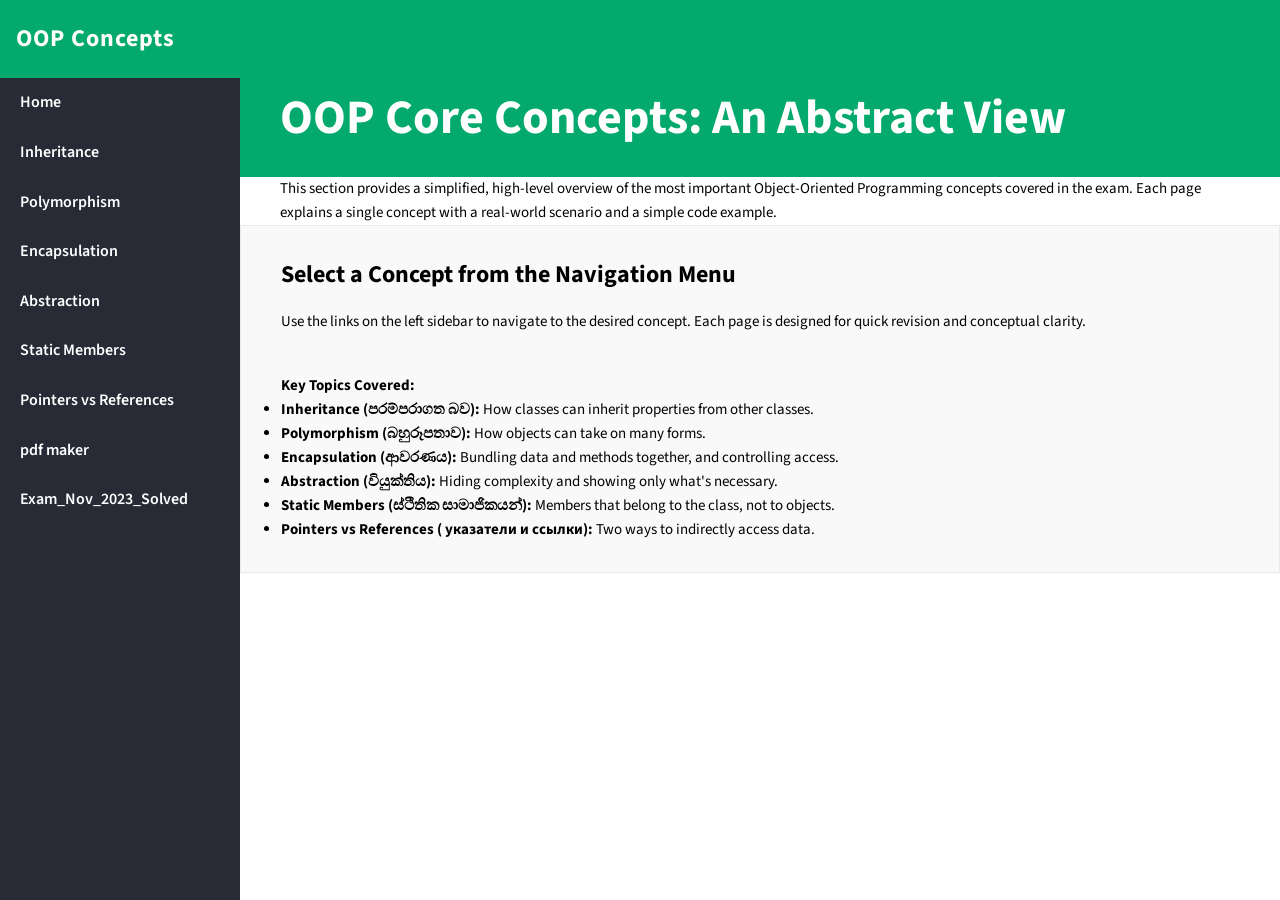
<file: index.html>
<!DOCTYPE html>
<html lang="en">
<head>
    <meta charset="UTF-8">
    <meta name="viewport" content="width=device-width, initial-scale=1.0">
    <title>OOP Core Concepts - Abstract View</title>
    <link rel="stylesheet" href="css/style.css">
    <link rel="stylesheet" href="https://cdnjs.cloudflare.com/ajax/libs/font-awesome/6.4.0/css/all.min.css">
</head>
<body>
<nav class="sidebar">
    <div class="sidebar-header">
        <h2>OOP Concepts</h2>
    </div>
    <ul class="sidebar-nav">
        <li class="main-question"><a href="index.html">Home</a></li>
        <li class="main-question"><a href="concept_inheritance.html">Inheritance</a></li>
        <li class="main-question"><a href="concept_polymorphism.html">Polymorphism</a></li>
        <li class="main-question"><a href="concept_encapsulation.html">Encapsulation</a></li>
        <li class="main-question"><a href="concept_abstraction.html">Abstraction</a></li>
        <li class="main-question"><a href="concept_static_members.html">Static Members</a></li>
        <li class="main-question"><a href="concept_pointers_references.html">Pointers vs References</a></li>
<li class="main-question"><a href="pdf.html">pdf maker </a></li>
        <li class="main-question"><a href="Exam_Nov_2023_Solved.html">Exam_Nov_2023_Solved</a></li>

    </ul>
</nav>

<main class="main-content">
    <h1>OOP Core Concepts: An Abstract View</h1>
    <p>This section provides a simplified, high-level overview of the most important Object-Oriented Programming concepts covered in the exam. Each page explains a single concept with a real-world scenario and a simple code example.</p>

    <div class="answer-box">
        <h3>Select a Concept from the Navigation Menu</h3>
        <p>Use the links on the left sidebar to navigate to the desired concept. Each page is designed for quick revision and conceptual clarity.</p>
        <br>
        <h4>Key Topics Covered:</h4>
        <ul>
            <li><strong>Inheritance (පරම්පරාගත බව):</strong> How classes can inherit properties from other classes.</li>
            <li><strong>Polymorphism (බහුරූපතාව):</strong> How objects can take on many forms.</li>
            <li><strong>Encapsulation (ආවරණය):</strong> Bundling data and methods together, and controlling access.</li>
            <li><strong>Abstraction (වියුක්තිය):</strong> Hiding complexity and showing only what's necessary.</li>
            <li><strong>Static Members (ස්ථිතික සාමාජිකයන්):</strong> Members that belong to the class, not to objects.</li>
            <li><strong>Pointers vs References ( указатели и ссылки):</strong> Two ways to indirectly access data.</li>
        </ul>
    </div>
</main>
<script src="js/script.js"></script>
</body>
</html>
</file>
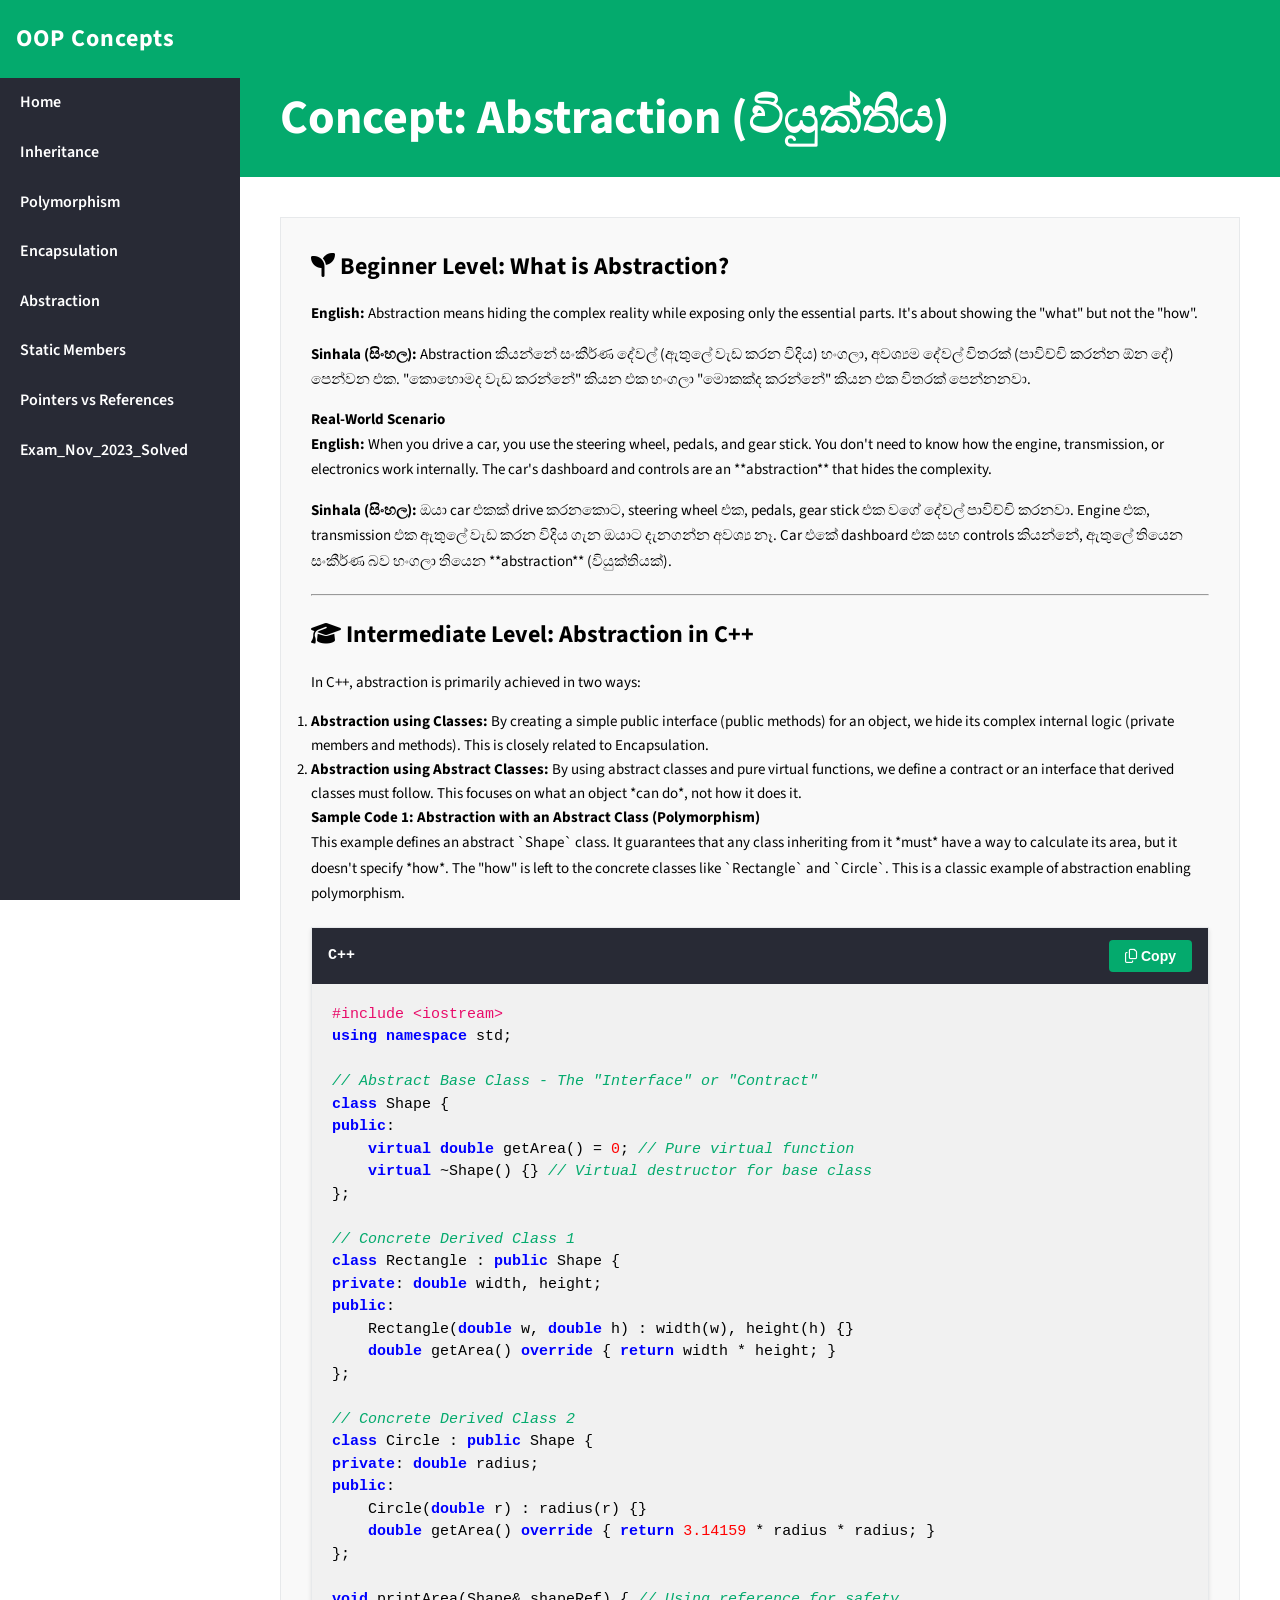
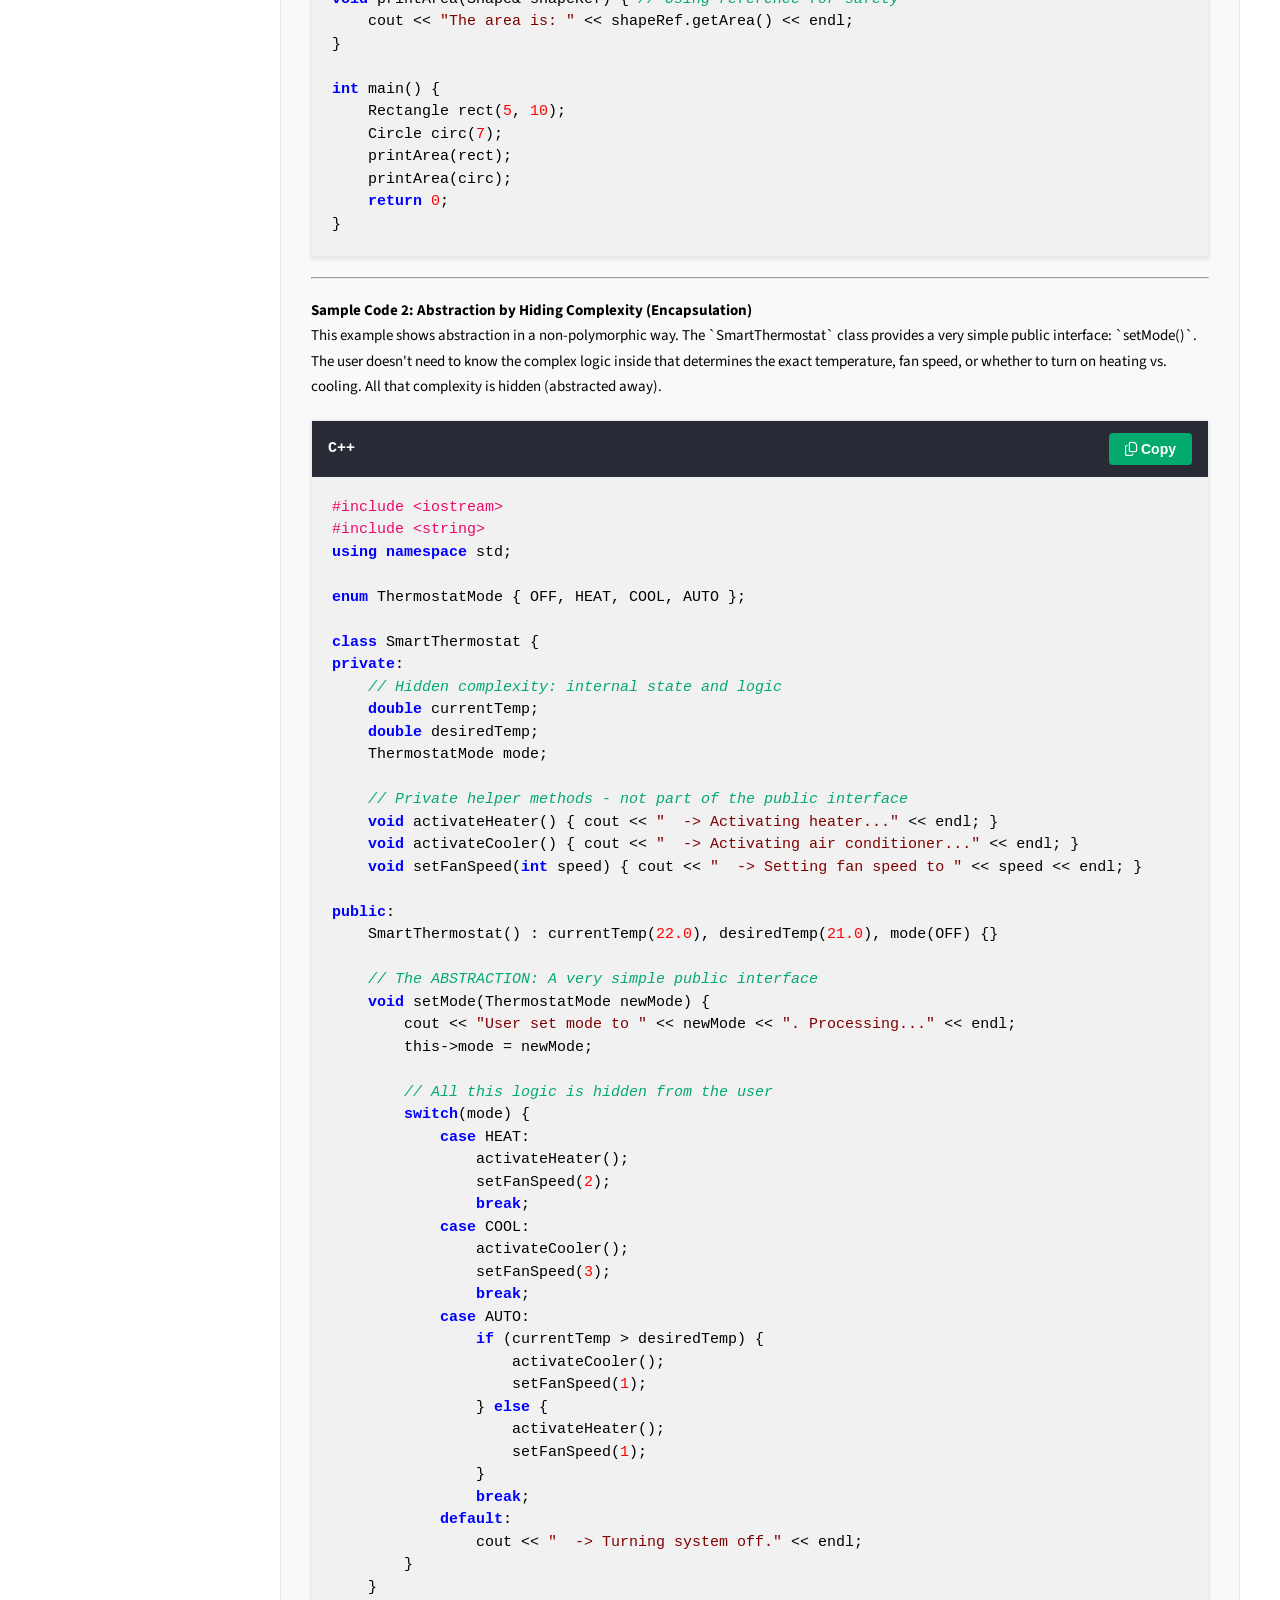
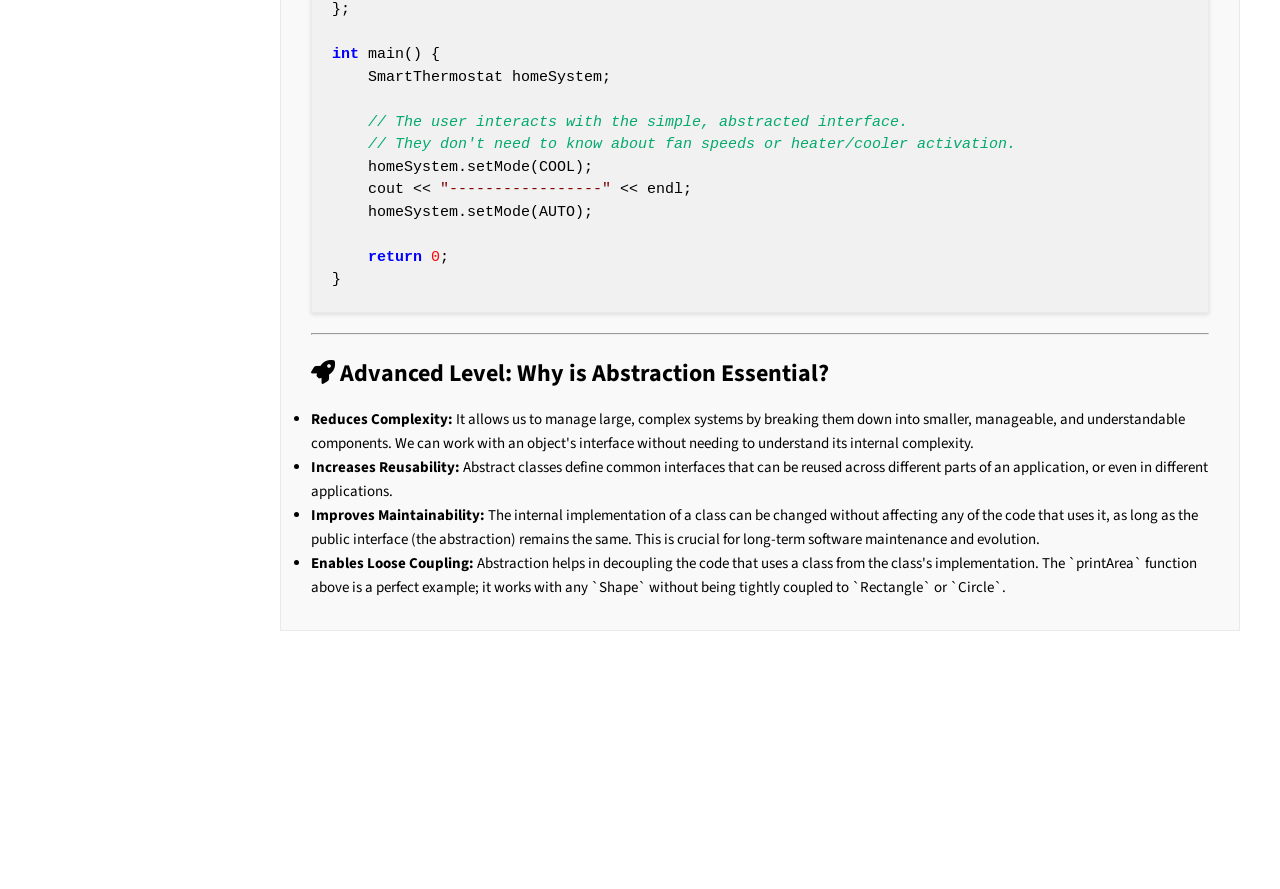
<file: concept_abstraction.html>
<!DOCTYPE html>
<html lang="en">
<head>
  <meta charset="UTF-8">
  <meta name="viewport" content="width=device-width, initial-scale=1.0">
  <title>Concept: Abstraction</title>
  <link rel="stylesheet" href="css/style.css">
  <link rel="stylesheet" href="https://cdnjs.cloudflare.com/ajax/libs/font-awesome/6.4.0/css/all.min.css">
</head>
<body>
<nav class="sidebar">
  <!-- Sidebar content from index.html -->
  <div class="sidebar-header"><h2>OOP Concepts</h2></div>
  <ul class="sidebar-nav">
    <li class="main-question"><a href="index.html">Home</a></li>
    <li class="main-question"><a href="concept_inheritance.html">Inheritance</a></li>
    <li class="main-question"><a href="concept_polymorphism.html">Polymorphism</a></li>
    <li class="main-question"><a href="concept_encapsulation.html">Encapsulation</a></li>
    <li class="main-question"><a href="concept_abstraction.html">Abstraction</a></li>
    <li class="main-question"><a href="concept_static_members.html">Static Members</a></li>
    <li class="main-question"><a href="concept_pointers_references.html">Pointers vs References</a></li>
    <li class="main-question"><a href="Exam_Nov_2023_Solved.html">Exam_Nov_2023_Solved</a></li>

  </ul>
</nav>
<main class="main-content">
  <h1>Concept: Abstraction (වියුක්තිය)</h1>

  <article>
    <div class="answer-box">
      <!-- Beginner Level -->
      <h3><i class="fa-solid fa-seedling"></i> Beginner Level: What is Abstraction?</h3>
      <p><strong>English:</strong> Abstraction means hiding the complex reality while exposing only the essential parts. It's about showing the "what" but not the "how".</p>
      <p><strong>Sinhala (සිංහල):</strong> Abstraction කියන්නේ සංකීර්ණ දේවල් (ඇතුලේ වැඩ කරන විදිය) හංගලා, අවශ්‍යම දේවල් විතරක් (පාවිච්චි කරන්න ඕන දේ) පෙන්වන එක. "කොහොමද වැඩ කරන්නේ" කියන එක හංගලා "මොකක්ද කරන්නේ" කියන එක විතරක් පෙන්නනවා.</p>
      <h4>Real-World Scenario</h4>
      <p><strong>English:</strong> When you drive a car, you use the steering wheel, pedals, and gear stick. You don't need to know how the engine, transmission, or electronics work internally. The car's dashboard and controls are an **abstraction** that hides the complexity.</p>
      <p><strong>Sinhala (සිංහල):</strong> ඔයා car එකක් drive කරනකොට, steering wheel එක, pedals, gear stick එක වගේ දේවල් පාවිච්චි කරනවා. Engine එක, transmission එක ඇතුලේ වැඩ කරන විදිය ගැන ඔයාට දැනගන්න අවශ්‍ය නෑ. Car එකේ dashboard එක සහ controls කියන්නේ, ඇතුලේ තියෙන සංකීර්ණ බව හංගලා තියෙන **abstraction** (වියුක්තියක්).</p>

      <hr style="margin: 20px 0;">

      <!-- Intermediate Level -->
      <h3><i class="fa-solid fa-graduation-cap"></i> Intermediate Level: Abstraction in C++</h3>
      <p>In C++, abstraction is primarily achieved in two ways:</p>
      <ol>
        <li><strong>Abstraction using Classes:</strong> By creating a simple public interface (public methods) for an object, we hide its complex internal logic (private members and methods). This is closely related to Encapsulation.</li>
        <li><strong>Abstraction using Abstract Classes:</strong> By using abstract classes and pure virtual functions, we define a contract or an interface that derived classes must follow. This focuses on what an object *can do*, not how it does it.</li>
      </ol>

      <h4>Sample Code 1: Abstraction with an Abstract Class (Polymorphism)</h4>
      <p>This example defines an abstract `Shape` class. It guarantees that any class inheriting from it *must* have a way to calculate its area, but it doesn't specify *how*. The "how" is left to the concrete classes like `Rectangle` and `Circle`. This is a classic example of abstraction enabling polymorphism.</p>
      <div class="code-block">
        <div class="code-header"><span>C++</span><button class="copy-btn"><i class="fa-regular fa-copy"></i> Copy</button></div>
        <pre><code><span class="code-preprocessor">#include &lt;iostream&gt;</span>
<span class="code-keyword">using namespace</span> std;

<span class="code-comment">// Abstract Base Class - The "Interface" or "Contract"</span>
<span class="code-keyword">class</span> Shape {
<span class="code-keyword">public</span>:
    <span class="code-keyword">virtual double</span> getArea() = <span class="code-number">0</span>; <span class="code-comment">// Pure virtual function</span>
    <span class="code-keyword">virtual</span> ~Shape() {} <span class="code-comment">// Virtual destructor for base class</span>
};

<span class="code-comment">// Concrete Derived Class 1</span>
<span class="code-keyword">class</span> Rectangle : <span class="code-keyword">public</span> Shape {
<span class="code-keyword">private</span>: <span class="code-type">double</span> width, height;
<span class="code-keyword">public</span>:
    Rectangle(<span class="code-type">double</span> w, <span class="code-type">double</span> h) : width(w), height(h) {}
    <span class="code-type">double</span> getArea() <span class="code-keyword">override</span> { <span class="code-keyword">return</span> width * height; }
};

<span class="code-comment">// Concrete Derived Class 2</span>
<span class="code-keyword">class</span> Circle : <span class="code-keyword">public</span> Shape {
<span class="code-keyword">private</span>: <span class="code-type">double</span> radius;
<span class="code-keyword">public</span>:
    Circle(<span class="code-type">double</span> r) : radius(r) {}
    <span class="code-type">double</span> getArea() <span class="code-keyword">override</span> { <span class="code-keyword">return</span> <span class="code-number">3.14159</span> * radius * radius; }
};

<span class="code-keyword">void</span> printArea(Shape& shapeRef) { <span class="code-comment">// Using reference for safety</span>
    cout &lt;&lt; <span class="code-string">"The area is: "</span> &lt;&lt; shapeRef.getArea() &lt;&lt; endl;
}

<span class="code-keyword">int</span> main() {
    Rectangle rect(<span class="code-number">5</span>, <span class="code-number">10</span>);
    Circle circ(<span class="code-number">7</span>);
    printArea(rect);
    printArea(circ);
    <span class="code-keyword">return</span> <span class="code-number">0</span>;
}
</code></pre>
      </div>

      <hr style="margin: 20px 0;">

      <h4>Sample Code 2: Abstraction by Hiding Complexity (Encapsulation)</h4>
      <p>This example shows abstraction in a non-polymorphic way. The `SmartThermostat` class provides a very simple public interface: `setMode()`. The user doesn't need to know the complex logic inside that determines the exact temperature, fan speed, or whether to turn on heating vs. cooling. All that complexity is hidden (abstracted away).</p>
      <div class="code-block">
        <div class="code-header"><span>C++</span><button class="copy-btn"><i class="fa-regular fa-copy"></i> Copy</button></div>
        <pre><code><span class="code-preprocessor">#include &lt;iostream&gt;</span>
<span class="code-preprocessor">#include &lt;string&gt;</span>
<span class="code-keyword">using namespace</span> std;

<span class="code-keyword">enum</span> ThermostatMode { OFF, HEAT, COOL, AUTO };

<span class="code-keyword">class</span> SmartThermostat {
<span class="code-keyword">private</span>:
    <span class="code-comment">// Hidden complexity: internal state and logic</span>
    <span class="code-type">double</span> currentTemp;
    <span class="code-type">double</span> desiredTemp;
    ThermostatMode mode;

    <span class="code-comment">// Private helper methods - not part of the public interface</span>
    <span class="code-keyword">void</span> activateHeater() { cout &lt;&lt; <span class="code-string">"  -> Activating heater..."</span> &lt;&lt; endl; }
    <span class="code-keyword">void</span> activateCooler() { cout &lt;&lt; <span class="code-string">"  -> Activating air conditioner..."</span> &lt;&lt; endl; }
    <span class="code-keyword">void</span> setFanSpeed(<span class="code-type">int</span> speed) { cout &lt;&lt; <span class="code-string">"  -> Setting fan speed to "</span> &lt;&lt; speed &lt;&lt; endl; }

<span class="code-keyword">public</span>:
    SmartThermostat() : currentTemp(<span class="code-number">22.0</span>), desiredTemp(<span class="code-number">21.0</span>), mode(OFF) {}

    <span class="code-comment">// The ABSTRACTION: A very simple public interface</span>
    <span class="code-keyword">void</span> setMode(ThermostatMode newMode) {
        cout &lt;&lt; <span class="code-string">"User set mode to "</span> &lt;&lt; newMode &lt;&lt; <span class="code-string">". Processing..."</span> &lt;&lt; endl;
        this->mode = newMode;

        <span class="code-comment">// All this logic is hidden from the user</span>
        <span class="code-keyword">switch</span>(mode) {
            <span class="code-keyword">case</span> HEAT:
                activateHeater();
                setFanSpeed(<span class="code-number">2</span>);
                <span class="code-keyword">break</span>;
            <span class="code-keyword">case</span> COOL:
                activateCooler();
                setFanSpeed(<span class="code-number">3</span>);
                <span class="code-keyword">break</span>;
            <span class="code-keyword">case</span> AUTO:
                <span class="code-keyword">if</span> (currentTemp > desiredTemp) {
                    activateCooler();
                    setFanSpeed(<span class="code-number">1</span>);
                } <span class="code-keyword">else</span> {
                    activateHeater();
                    setFanSpeed(<span class="code-number">1</span>);
                }
                <span class="code-keyword">break</span>;
            <span class="code-keyword">default</span>:
                cout &lt;&lt; <span class="code-string">"  -> Turning system off."</span> &lt;&lt; endl;
        }
    }
};

<span class="code-keyword">int</span> main() {
    SmartThermostat homeSystem;

    <span class="code-comment">// The user interacts with the simple, abstracted interface.</span>
    <span class="code-comment">// They don't need to know about fan speeds or heater/cooler activation.</span>
    homeSystem.setMode(COOL);
    cout &lt;&lt; <span class="code-string">"-----------------"</span> &lt;&lt; endl;
    homeSystem.setMode(AUTO);

    <span class="code-keyword">return</span> <span class="code-number">0</span>;
}
</code></pre>
      </div>

      <hr style="margin: 20px 0;">

      <!-- Advanced Level -->
      <h3><i class="fa-solid fa-rocket"></i> Advanced Level: Why is Abstraction Essential?</h3>
      <ul>
        <li><strong>Reduces Complexity:</strong> It allows us to manage large, complex systems by breaking them down into smaller, manageable, and understandable components. We can work with an object's interface without needing to understand its internal complexity.</li>
        <li><strong>Increases Reusability:</strong> Abstract classes define common interfaces that can be reused across different parts of an application, or even in different applications.</li>
        <li><strong>Improves Maintainability:</strong> The internal implementation of a class can be changed without affecting any of the code that uses it, as long as the public interface (the abstraction) remains the same. This is crucial for long-term software maintenance and evolution.</li>
        <li><strong>Enables Loose Coupling:</strong> Abstraction helps in decoupling the code that uses a class from the class's implementation. The `printArea` function above is a perfect example; it works with any `Shape` without being tightly coupled to `Rectangle` or `Circle`.</li>
      </ul>
    </div>
  </article>
</main>
<script src="js/script.js"></script>
</body>
</html>
</file>
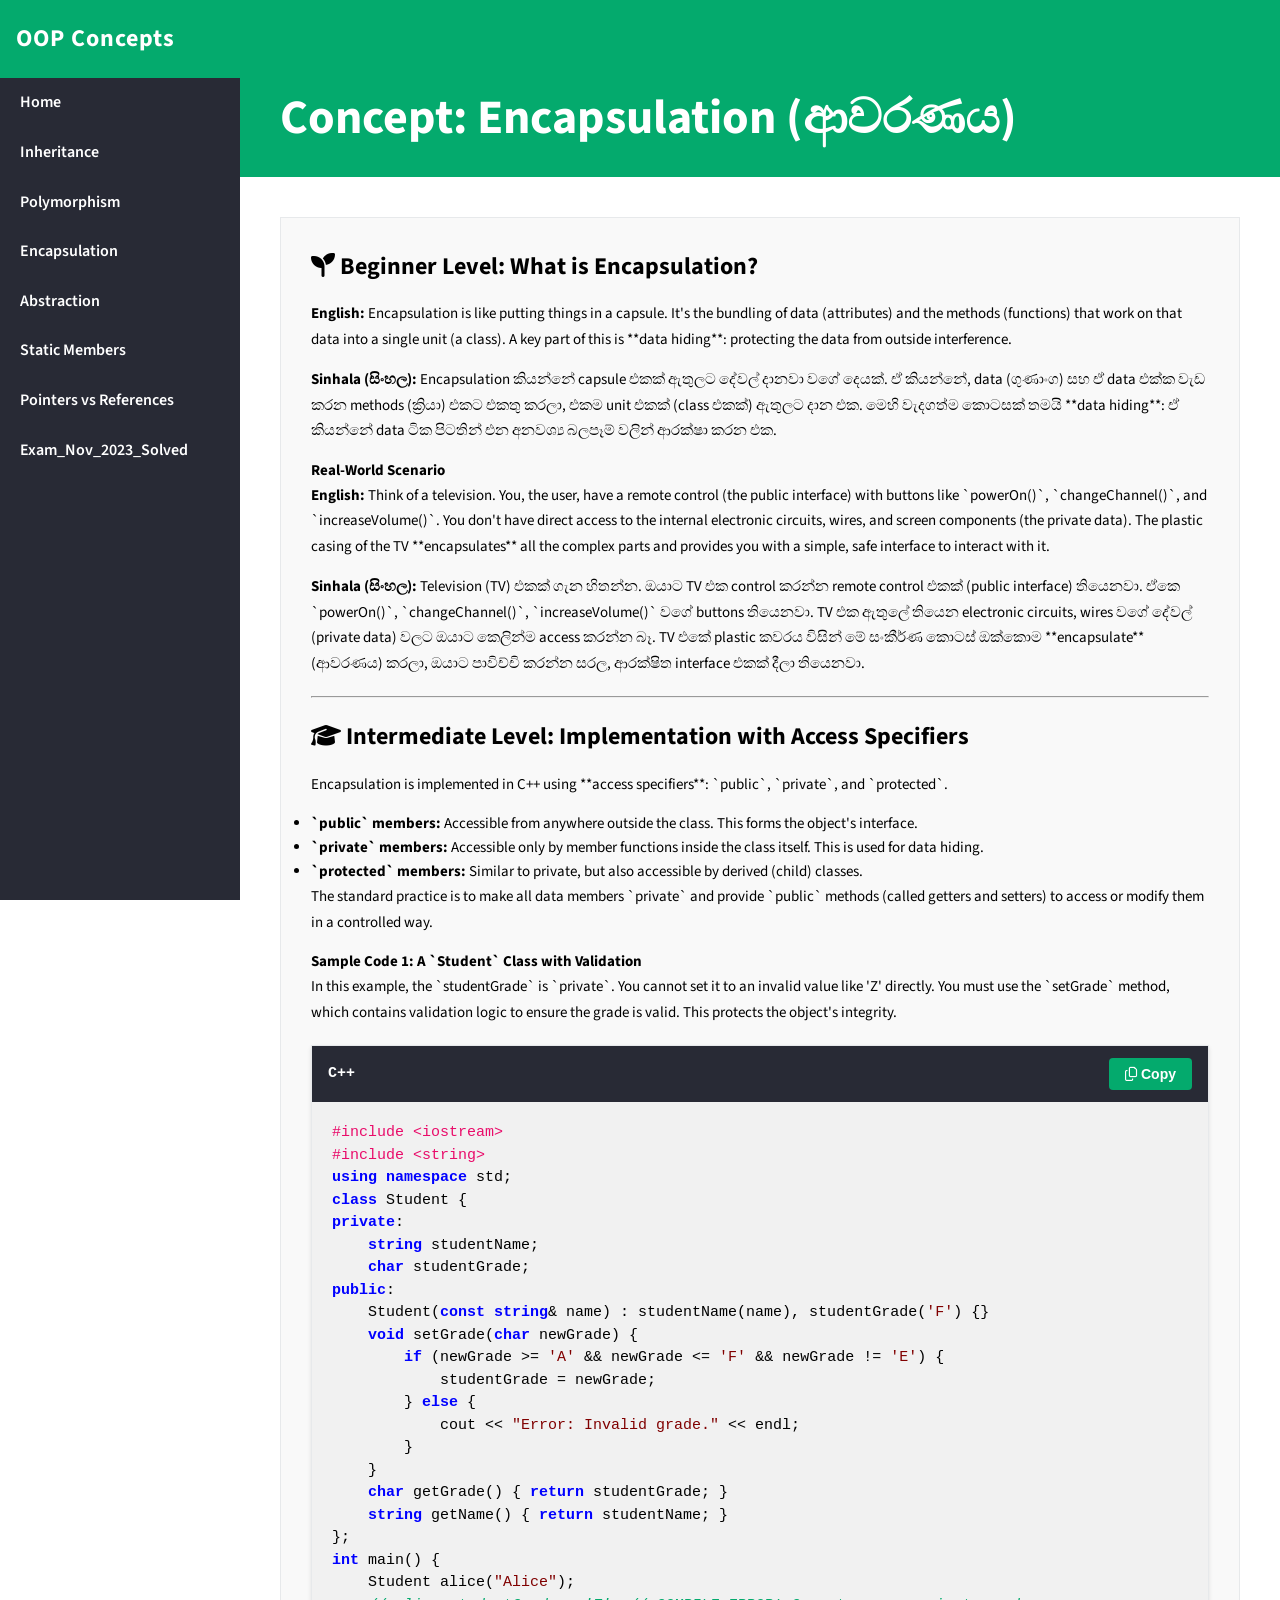
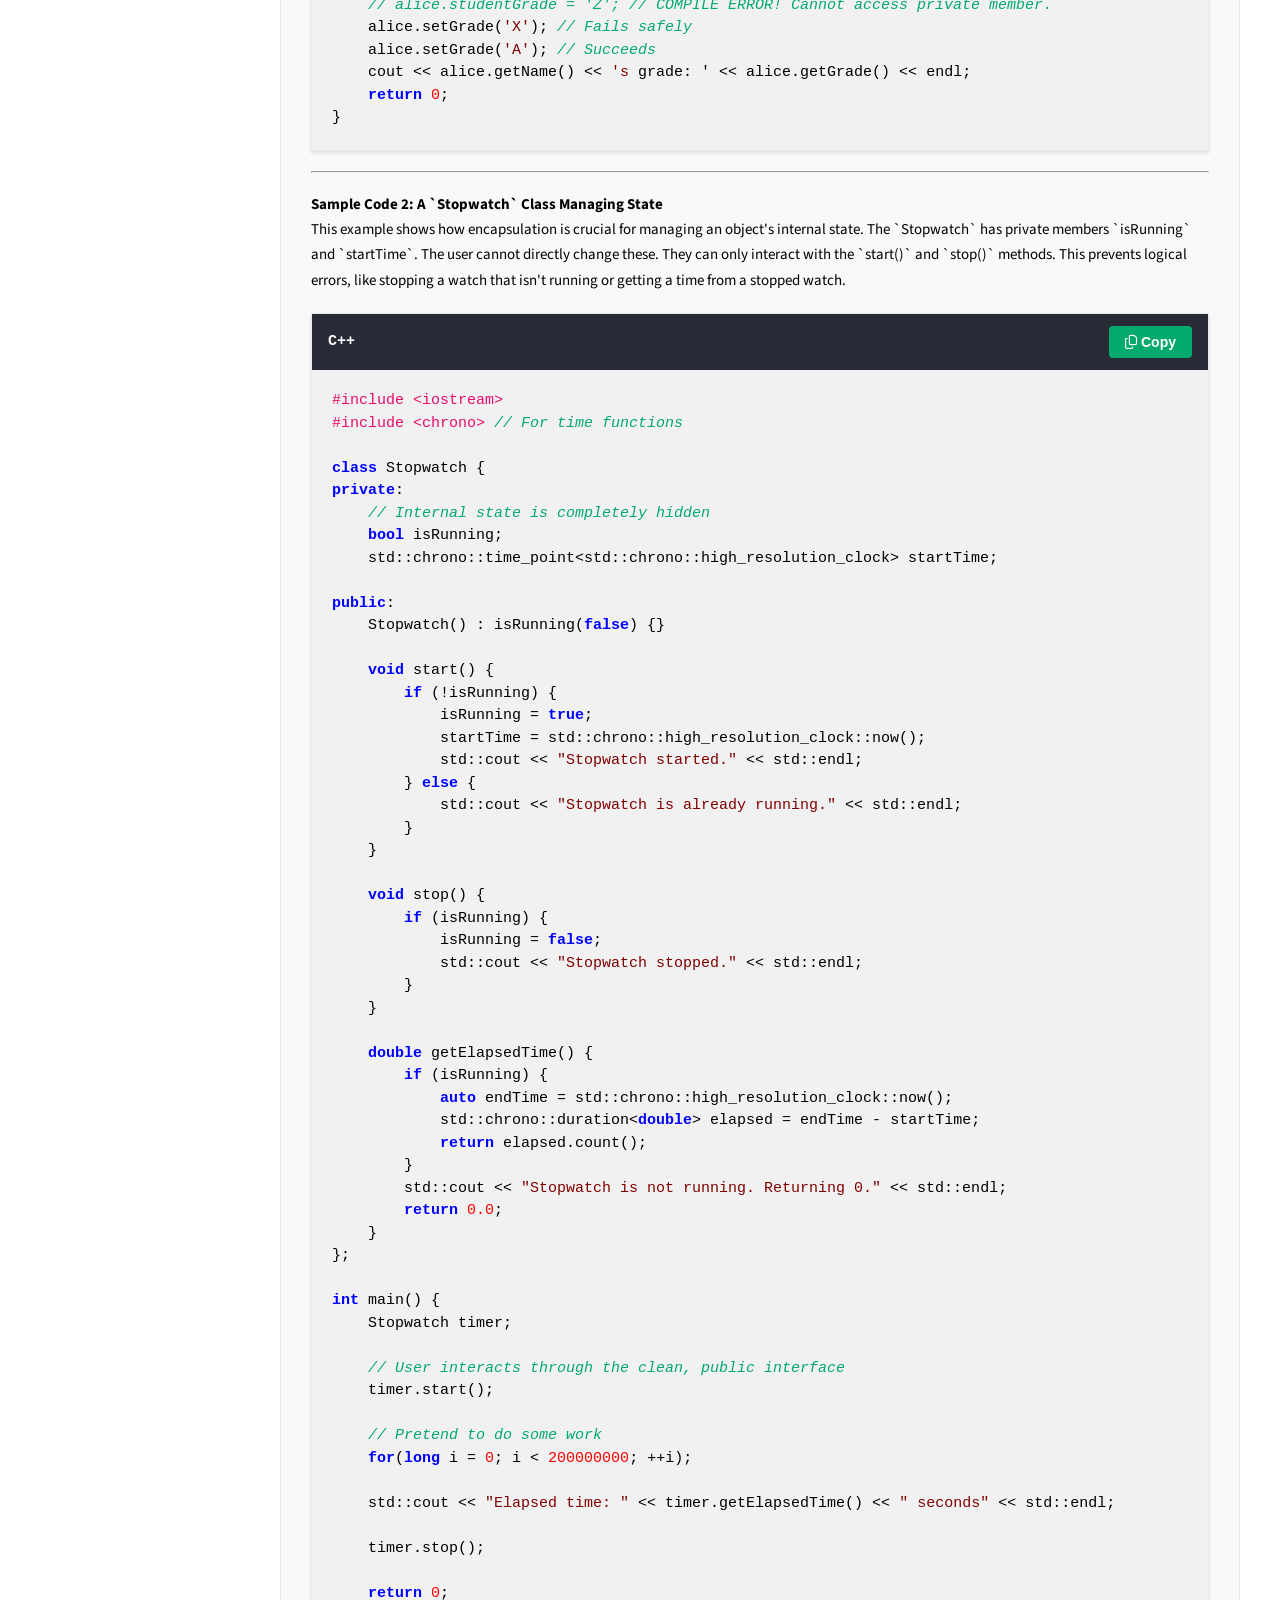
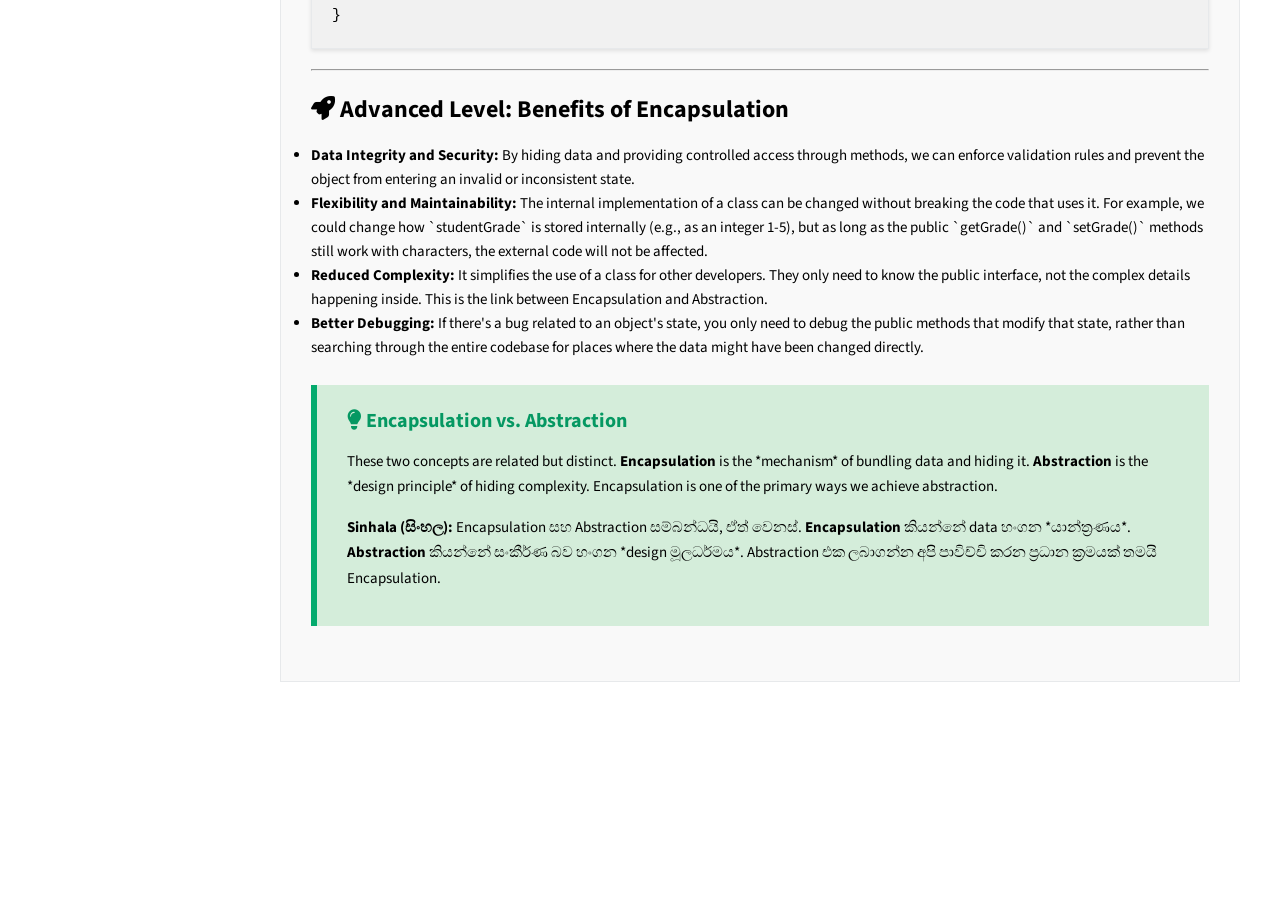
<file: concept_encapsulation.html>
<!DOCTYPE html>
<html lang="en">
<head>
    <meta charset="UTF-8">
    <meta name="viewport" content="width=device-width, initial-scale=1.0">
    <title>Concept: Encapsulation</title>
    <link rel="stylesheet" href="css/style.css">
    <link rel="stylesheet" href="https://cdnjs.cloudflare.com/ajax/libs/font-awesome/6.4.0/css/all.min.css">
</head>
<body>
<nav class="sidebar">
    <!-- Sidebar content from index.html -->
    <div class="sidebar-header"><h2>OOP Concepts</h2></div>
    <ul class="sidebar-nav">
        <li class="main-question"><a href="index.html">Home</a></li>
        <li class="main-question"><a href="concept_inheritance.html">Inheritance</a></li>
        <li class="main-question"><a href="concept_polymorphism.html">Polymorphism</a></li>
        <li class="main-question"><a href="concept_encapsulation.html">Encapsulation</a></li>
        <li class="main-question"><a href="concept_abstraction.html">Abstraction</a></li>
        <li class="main-question"><a href="concept_static_members.html">Static Members</a></li>
        <li class="main-question"><a href="concept_pointers_references.html">Pointers vs References</a></li>
        <li class="main-question"><a href="Exam_Nov_2023_Solved.html">Exam_Nov_2023_Solved</a></li>

    </ul>
</nav>
<main class="main-content">
    <h1>Concept: Encapsulation (ආවරණය)</h1>

    <article>
        <div class="answer-box">
            <!-- Beginner Level -->
            <h3><i class="fa-solid fa-seedling"></i> Beginner Level: What is Encapsulation?</h3>
            <p><strong>English:</strong> Encapsulation is like putting things in a capsule. It's the bundling of data (attributes) and the methods (functions) that work on that data into a single unit (a class). A key part of this is **data hiding**: protecting the data from outside interference.</p>
            <p><strong>Sinhala (සිංහල):</strong> Encapsulation කියන්නේ capsule එකක් ඇතුලට දේවල් දානවා වගේ දෙයක්. ඒ කියන්නේ, data (ගුණාංග) සහ ඒ data එක්ක වැඩ කරන methods (ක්‍රියා) එකට එකතු කරලා, එකම unit එකක් (class එකක්) ඇතුලට දාන එක. මෙහි වැදගත්ම කොටසක් තමයි **data hiding**: ඒ කියන්නේ data ටික පිටතින් එන අනවශ්‍ය බලපෑම් වලින් ආරක්ෂා කරන එක.</p>

            <h4>Real-World Scenario</h4>
            <p><strong>English:</strong> Think of a television. You, the user, have a remote control (the public interface) with buttons like `powerOn()`, `changeChannel()`, and `increaseVolume()`. You don't have direct access to the internal electronic circuits, wires, and screen components (the private data). The plastic casing of the TV **encapsulates** all the complex parts and provides you with a simple, safe interface to interact with it.</p>
            <p><strong>Sinhala (සිංහල):</strong> Television (TV) එකක් ගැන හිතන්න. ඔයාට TV එක control කරන්න remote control එකක් (public interface) තියෙනවා. ඒකෙ `powerOn()`, `changeChannel()`, `increaseVolume()` වගේ buttons තියෙනවා. TV එක ඇතුලේ තියෙන electronic circuits, wires වගේ දේවල් (private data) වලට ඔයාට කෙලින්ම access කරන්න බෑ. TV එකේ plastic කවරය විසින් මේ සංකීර්ණ කොටස් ඔක්කොම **encapsulate** (ආවරණය) කරලා, ඔයාට පාවිච්චි කරන්න සරල, ආරක්ෂිත interface එකක් දීලා තියෙනවා.</p>

            <hr style="margin: 20px 0;">

            <!-- Intermediate Level -->
            <h3><i class="fa-solid fa-graduation-cap"></i> Intermediate Level: Implementation with Access Specifiers</h3>
            <p>Encapsulation is implemented in C++ using **access specifiers**: `public`, `private`, and `protected`.</p>
            <ul>
                <li><strong>`public` members:</strong> Accessible from anywhere outside the class. This forms the object's interface.</li>
                <li><strong>`private` members:</strong> Accessible only by member functions inside the class itself. This is used for data hiding.</li>
                <li><strong>`protected` members:</strong> Similar to private, but also accessible by derived (child) classes.</li>
            </ul>
            <p>The standard practice is to make all data members `private` and provide `public` methods (called getters and setters) to access or modify them in a controlled way.</p>

            <h4>Sample Code 1: A `Student` Class with Validation</h4>
            <p>In this example, the `studentGrade` is `private`. You cannot set it to an invalid value like 'Z' directly. You must use the `setGrade` method, which contains validation logic to ensure the grade is valid. This protects the object's integrity.</p>
            <div class="code-block">
                <div class="code-header"><span>C++</span><button class="copy-btn"><i class="fa-regular fa-copy"></i> Copy</button></div>
                <pre><code><span class="code-preprocessor">#include &lt;iostream&gt;</span>
<span class="code-preprocessor">#include &lt;string&gt;</span>
<span class="code-keyword">using namespace</span> std;
<span class="code-keyword">class</span> Student {
<span class="code-keyword">private</span>:
    <span class="code-type">string</span> studentName;
    <span class="code-type">char</span> studentGrade;
<span class="code-keyword">public</span>:
    Student(<span class="code-keyword">const</span> <span class="code-type">string</span>& name) : studentName(name), studentGrade(<span class="code-string">'F'</span>) {}
    <span class="code-keyword">void</span> setGrade(<span class="code-type">char</span> newGrade) {
        <span class="code-keyword">if</span> (newGrade >= <span class="code-string">'A'</span> && newGrade &lt;= <span class="code-string">'F'</span> && newGrade != <span class="code-string">'E'</span>) {
            studentGrade = newGrade;
        } <span class="code-keyword">else</span> {
            cout &lt;&lt; <span class="code-string">"Error: Invalid grade."</span> &lt;&lt; endl;
        }
    }
    <span class="code-type">char</span> getGrade() { <span class="code-keyword">return</span> studentGrade; }
    <span class="code-type">string</span> getName() { <span class="code-keyword">return</span> studentName; }
};
<span class="code-keyword">int</span> main() {
    Student alice(<span class="code-string">"Alice"</span>);
    <span class="code-comment">// alice.studentGrade = 'Z'; // COMPILE ERROR! Cannot access private member.</span>
    alice.setGrade(<span class="code-string">'X'</span>); <span class="code-comment">// Fails safely</span>
    alice.setGrade(<span class="code-string">'A'</span>); <span class="code-comment">// Succeeds</span>
    cout &lt;&lt; alice.getName() &lt;&lt; <span class="code-string">'s</span> grade: ' &lt;&lt; alice.getGrade() &lt;&lt; endl;
    <span class="code-keyword">return</span> <span class="code-number">0</span>;
}
</code></pre>
            </div>

            <hr style="margin: 20px 0;">

            <h4>Sample Code 2: A `Stopwatch` Class Managing State</h4>
            <p>This example shows how encapsulation is crucial for managing an object's internal state. The `Stopwatch` has private members `isRunning` and `startTime`. The user cannot directly change these. They can only interact with the `start()` and `stop()` methods. This prevents logical errors, like stopping a watch that isn't running or getting a time from a stopped watch.</p>
            <div class="code-block">
                <div class="code-header"><span>C++</span><button class="copy-btn"><i class="fa-regular fa-copy"></i> Copy</button></div>
                <pre><code><span class="code-preprocessor">#include &lt;iostream&gt;</span>
<span class="code-preprocessor">#include &lt;chrono&gt;</span> <span class="code-comment">// For time functions</span>

<span class="code-keyword">class</span> Stopwatch {
<span class="code-keyword">private</span>:
    <span class="code-comment">// Internal state is completely hidden</span>
    <span class="code-type">bool</span> isRunning;
    std::chrono::time_point&lt;std::chrono::high_resolution_clock&gt; startTime;

<span class="code-keyword">public</span>:
    Stopwatch() : isRunning(<span class="code-keyword">false</span>) {}

    <span class="code-keyword">void</span> start() {
        <span class="code-keyword">if</span> (!isRunning) {
            isRunning = <span class="code-keyword">true</span>;
            startTime = std::chrono::high_resolution_clock::now();
            std::cout &lt;&lt; <span class="code-string">"Stopwatch started."</span> &lt;&lt; std::endl;
        } <span class="code-keyword">else</span> {
            std::cout &lt;&lt; <span class="code-string">"Stopwatch is already running."</span> &lt;&lt; std::endl;
        }
    }

    <span class="code-keyword">void</span> stop() {
        <span class="code-keyword">if</span> (isRunning) {
            isRunning = <span class="code-keyword">false</span>;
            std::cout &lt;&lt; <span class="code-string">"Stopwatch stopped."</span> &lt;&lt; std::endl;
        }
    }

    <span class="code-type">double</span> getElapsedTime() {
        <span class="code-keyword">if</span> (isRunning) {
            <span class="code-keyword">auto</span> endTime = std::chrono::high_resolution_clock::now();
            std::chrono::duration&lt;<span class="code-type">double</span>&gt; elapsed = endTime - startTime;
            <span class="code-keyword">return</span> elapsed.count();
        }
        std::cout &lt;&lt; <span class="code-string">"Stopwatch is not running. Returning 0."</span> &lt;&lt; std::endl;
        <span class="code-keyword">return</span> <span class="code-number">0.0</span>;
    }
};

<span class="code-keyword">int</span> main() {
    Stopwatch timer;

    <span class="code-comment">// User interacts through the clean, public interface</span>
    timer.start();

    <span class="code-comment">// Pretend to do some work</span>
    <span class="code-keyword">for</span>(<span class="code-type">long</span> i = <span class="code-number">0</span>; i < <span class="code-number">200000000</span>; ++i);

    std::cout &lt;&lt; <span class="code-string">"Elapsed time: "</span> &lt;&lt; timer.getElapsedTime() &lt;&lt; <span class="code-string">" seconds"</span> &lt;&lt; std::endl;

    timer.stop();

    <span class="code-keyword">return</span> <span class="code-number">0</span>;
}
</code></pre>
            </div>

            <hr style="margin: 20px 0;">

            <!-- Advanced Level -->
            <h3><i class="fa-solid fa-rocket"></i> Advanced Level: Benefits of Encapsulation</h3>
            <ul>
                <li><strong>Data Integrity and Security:</strong> By hiding data and providing controlled access through methods, we can enforce validation rules and prevent the object from entering an invalid or inconsistent state.</li>
                <li><strong>Flexibility and Maintainability:</strong> The internal implementation of a class can be changed without breaking the code that uses it. For example, we could change how `studentGrade` is stored internally (e.g., as an integer 1-5), but as long as the public `getGrade()` and `setGrade()` methods still work with characters, the external code will not be affected.</li>
                <li><strong>Reduced Complexity:</strong> It simplifies the use of a class for other developers. They only need to know the public interface, not the complex details happening inside. This is the link between Encapsulation and Abstraction.</li>
                <li><strong>Better Debugging:</strong> If there's a bug related to an object's state, you only need to debug the public methods that modify that state, rather than searching through the entire codebase for places where the data might have been changed directly.</li>
            </ul>
            <div class="key-concepts-box">
                <h4><i class="fa-solid fa-lightbulb"></i> Encapsulation vs. Abstraction</h4>
                <p>These two concepts are related but distinct. <strong>Encapsulation</strong> is the *mechanism* of bundling data and hiding it. <strong>Abstraction</strong> is the *design principle* of hiding complexity. Encapsulation is one of the primary ways we achieve abstraction.</p>
                <p><strong>Sinhala (සිංහල):</strong> Encapsulation සහ Abstraction සම්බන්ධයි, ඒත් වෙනස්. <strong>Encapsulation</strong> කියන්නේ data හංගන *යාන්ත්‍රණය*. <strong>Abstraction</strong> කියන්නේ සංකීර්ණ බව හංගන *design මූලධර්මය*. Abstraction එක ලබාගන්න අපි පාවිච්චි කරන ප්‍රධාන ක්‍රමයක් තමයි Encapsulation.</p>
            </div>
        </div>
    </article>
</main>
<script src="js/script.js"></script>
</body>
</html>
</file>
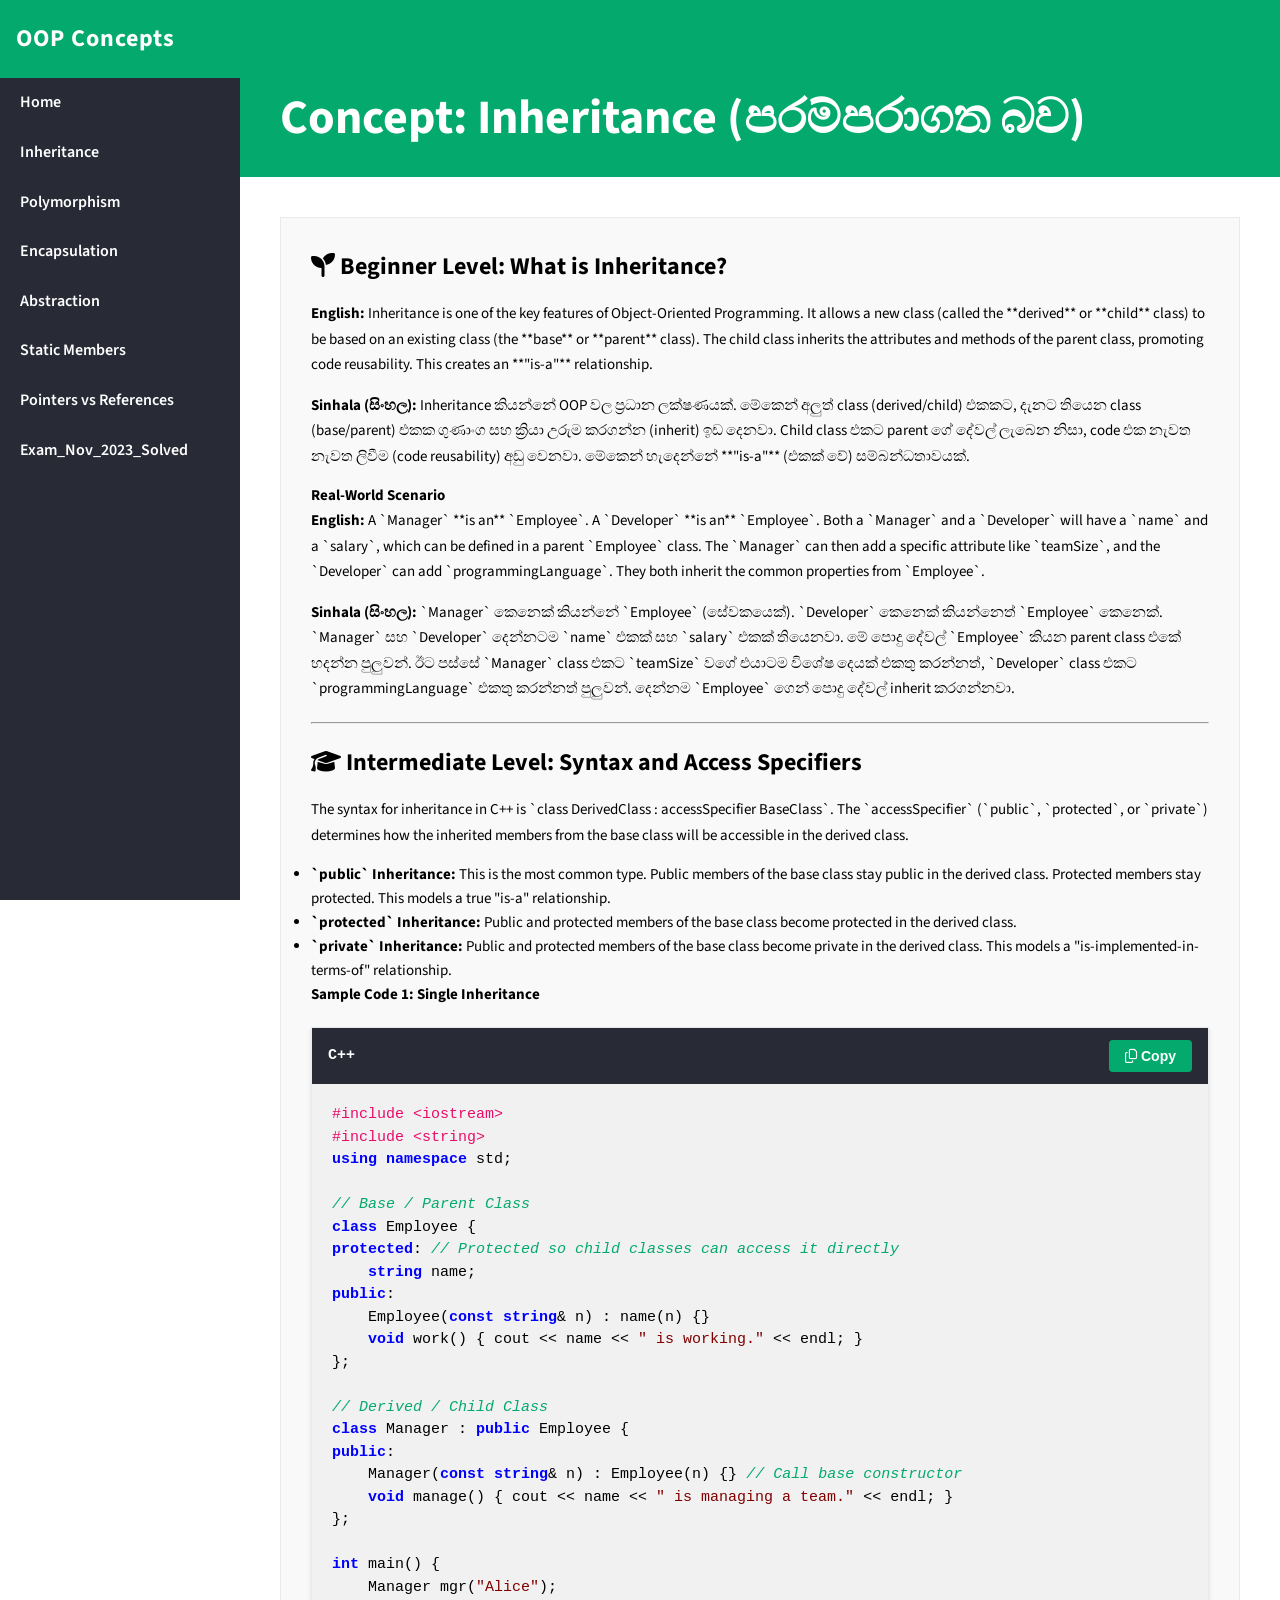
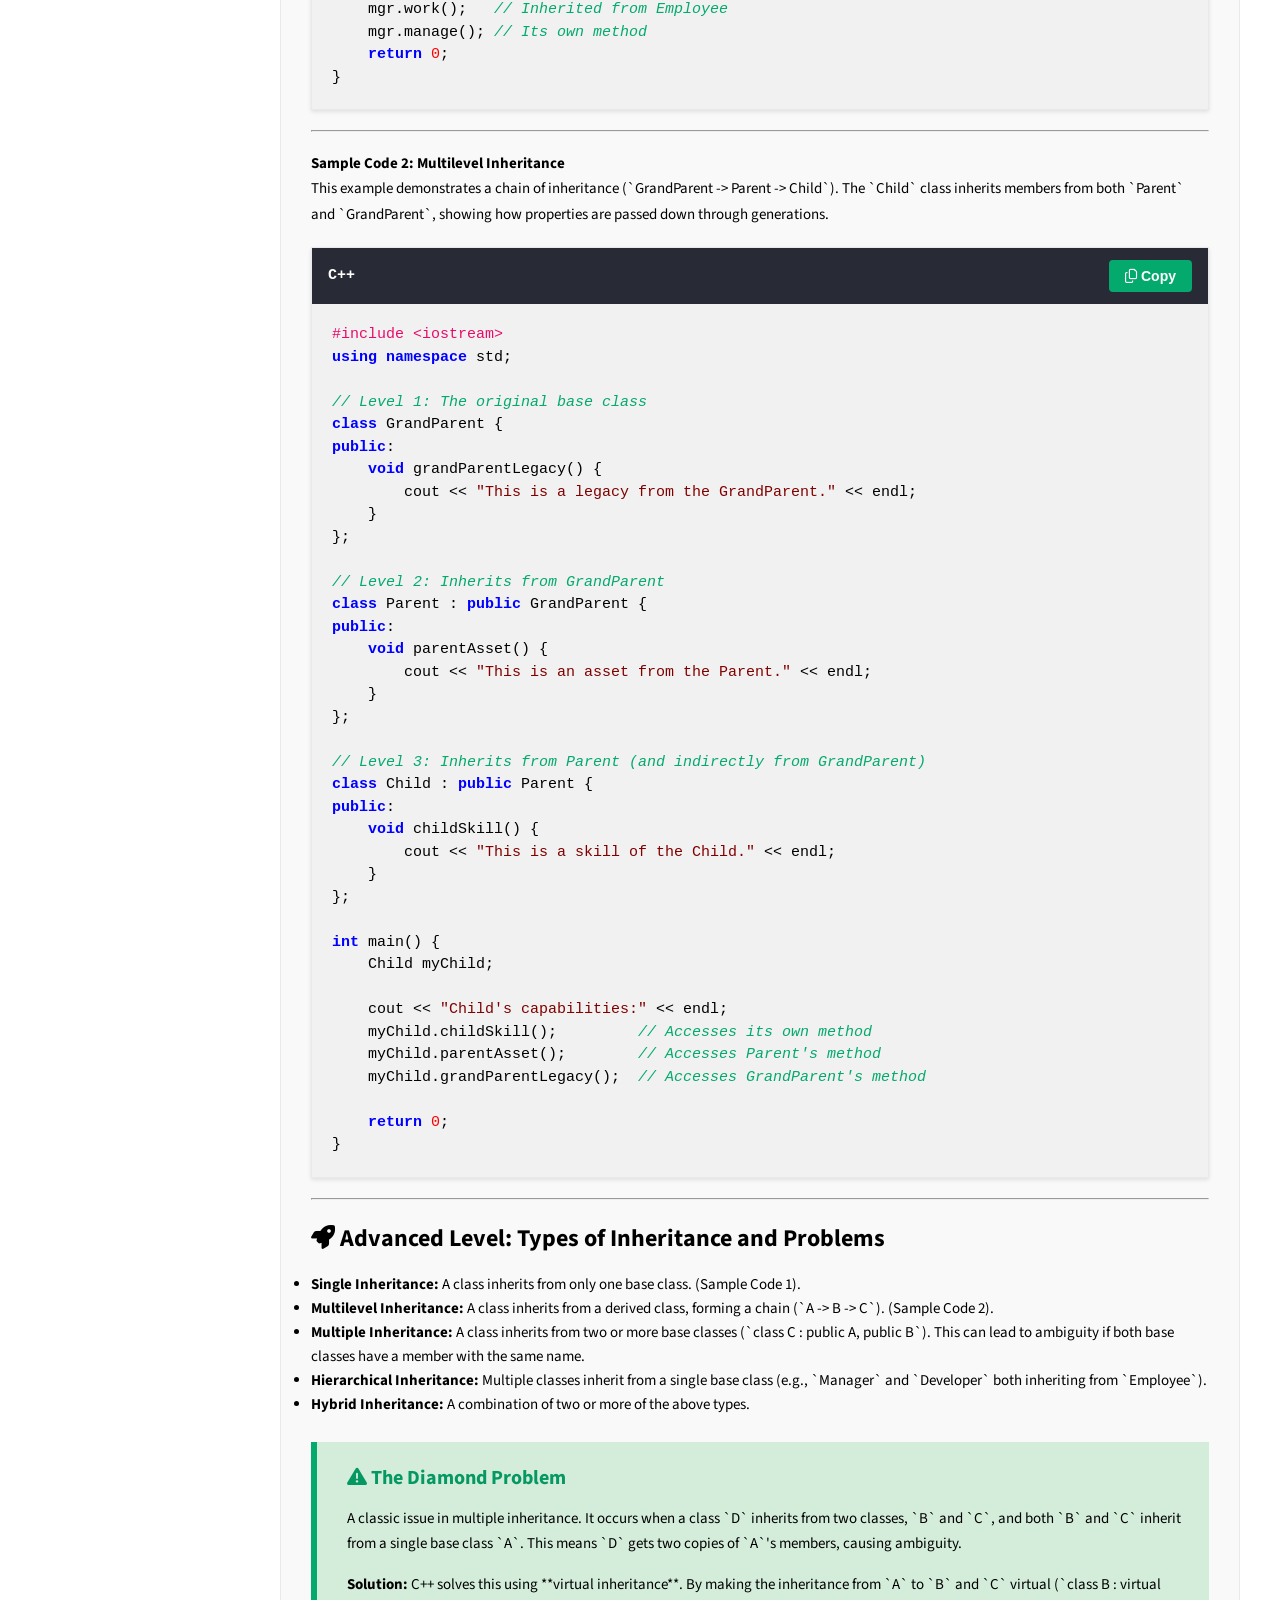
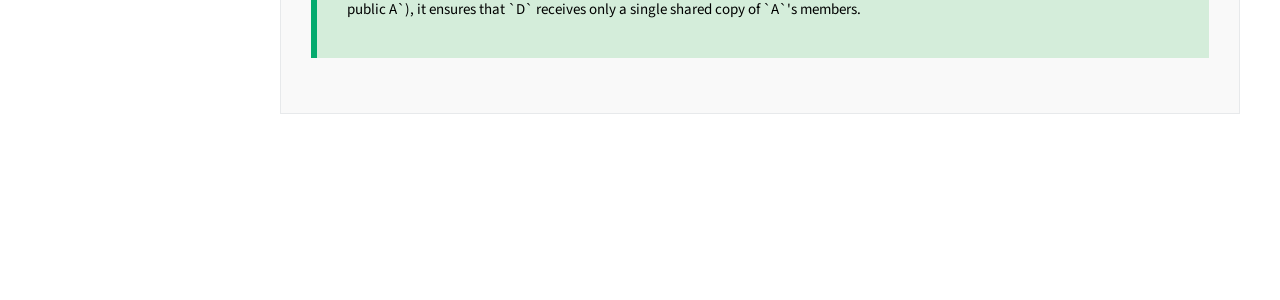
<file: concept_inheritance.html>
<!DOCTYPE html>
<html lang="en">
<head>
    <meta charset="UTF-8">
    <meta name="viewport" content="width=device-width, initial-scale=1.0">
    <title>Concept: Inheritance</title>
    <link rel="stylesheet" href="css/style.css">
    <link rel="stylesheet" href="https://cdnjs.cloudflare.com/ajax/libs/font-awesome/6.4.0/css/all.min.css">
</head>
<body>
<nav class="sidebar">
    <!-- Sidebar content from index.html -->
    <div class="sidebar-header"><h2>OOP Concepts</h2></div>
    <ul class="sidebar-nav">
        <li class="main-question"><a href="index.html">Home</a></li>
        <li class="main-question"><a href="concept_inheritance.html">Inheritance</a></li>
        <li class="main-question"><a href="concept_polymorphism.html">Polymorphism</a></li>
        <li class="main-question"><a href="concept_encapsulation.html">Encapsulation</a></li>
        <li class="main-question"><a href="concept_abstraction.html">Abstraction</a></li>
        <li class="main-question"><a href="concept_static_members.html">Static Members</a></li>
        <li class="main-question"><a href="concept_pointers_references.html">Pointers vs References</a></li>
        <li class="main-question"><a href="Exam_Nov_2023_Solved.html">Exam_Nov_2023_Solved</a></li>

    </ul>
</nav>
<main class="main-content">
    <h1>Concept: Inheritance (පරම්පරාගත බව)</h1>

    <article>
        <div class="answer-box">
            <!-- Beginner Level -->
            <h3><i class="fa-solid fa-seedling"></i> Beginner Level: What is Inheritance?</h3>
            <p><strong>English:</strong> Inheritance is one of the key features of Object-Oriented Programming. It allows a new class (called the **derived** or **child** class) to be based on an existing class (the **base** or **parent** class). The child class inherits the attributes and methods of the parent class, promoting code reusability. This creates an **"is-a"** relationship.</p>
            <p><strong>Sinhala (සිංහල):</strong> Inheritance කියන්නේ OOP වල ප්‍රධාන ලක්ෂණයක්. මේකෙන් අලුත් class (derived/child) එකකට, දැනට තියෙන class (base/parent) එකක ගුණාංග සහ ක්‍රියා උරුම කරගන්න (inherit) ඉඩ දෙනවා. Child class එකට parent ගේ දේවල් ලැබෙන නිසා, code එක නැවත නැවත ලිවීම (code reusability) අඩු වෙනවා. මේකෙන් හැදෙන්නේ **"is-a"** (එකක් වේ) සම්බන්ධතාවයක්.</p>

            <h4>Real-World Scenario</h4>
            <p><strong>English:</strong> A `Manager` **is an** `Employee`. A `Developer` **is an** `Employee`. Both a `Manager` and a `Developer` will have a `name` and a `salary`, which can be defined in a parent `Employee` class. The `Manager` can then add a specific attribute like `teamSize`, and the `Developer` can add `programmingLanguage`. They both inherit the common properties from `Employee`.</p>
            <p><strong>Sinhala (සිංහල):</strong> `Manager` කෙනෙක් කියන්නේ `Employee` (සේවකයෙක්). `Developer` කෙනෙක් කියන්නෙත් `Employee` කෙනෙක්. `Manager` සහ `Developer` දෙන්නටම `name` එකක් සහ `salary` එකක් තියෙනවා. මේ පොදු දේවල් `Employee` කියන parent class එකේ හදන්න පුලුවන්. ඊට පස්සේ `Manager` class එකට `teamSize` වගේ එයාටම විශේෂ දෙයක් එකතු කරන්නත්, `Developer` class එකට `programmingLanguage` එකතු කරන්නත් පුලුවන්. දෙන්නම `Employee` ගෙන් පොදු දේවල් inherit කරගන්නවා.</p>

            <hr style="margin: 20px 0;">

            <!-- Intermediate Level -->
            <h3><i class="fa-solid fa-graduation-cap"></i> Intermediate Level: Syntax and Access Specifiers</h3>
            <p>The syntax for inheritance in C++ is `class DerivedClass : accessSpecifier BaseClass`. The `accessSpecifier` (`public`, `protected`, or `private`) determines how the inherited members from the base class will be accessible in the derived class.</p>
            <ul>
                <li><strong>`public` Inheritance:</strong> This is the most common type. Public members of the base class stay public in the derived class. Protected members stay protected. This models a true "is-a" relationship.</li>
                <li><strong>`protected` Inheritance:</strong> Public and protected members of the base class become protected in the derived class.</li>
                <li><strong>`private` Inheritance:</strong> Public and protected members of the base class become private in the derived class. This models a "is-implemented-in-terms-of" relationship.</li>
            </ul>

            <h4>Sample Code 1: Single Inheritance</h4>
            <div class="code-block">
                <div class="code-header"><span>C++</span><button class="copy-btn"><i class="fa-regular fa-copy"></i> Copy</button></div>
                <pre><code><span class="code-preprocessor">#include &lt;iostream&gt;</span>
<span class="code-preprocessor">#include &lt;string&gt;</span>
<span class="code-keyword">using namespace</span> std;

<span class="code-comment">// Base / Parent Class</span>
<span class="code-keyword">class</span> Employee {
<span class="code-keyword">protected</span>: <span class="code-comment">// Protected so child classes can access it directly</span>
    <span class="code-type">string</span> name;
<span class="code-keyword">public</span>:
    Employee(<span class="code-keyword">const</span> <span class="code-type">string</span>& n) : name(n) {}
    <span class="code-keyword">void</span> work() { cout &lt;&lt; name &lt;&lt; <span class="code-string">" is working."</span> &lt;&lt; endl; }
};

<span class="code-comment">// Derived / Child Class</span>
<span class="code-keyword">class</span> Manager : <span class="code-keyword">public</span> Employee {
<span class="code-keyword">public</span>:
    Manager(<span class="code-keyword">const</span> <span class="code-type">string</span>& n) : Employee(n) {} <span class="code-comment">// Call base constructor</span>
    <span class="code-keyword">void</span> manage() { cout &lt;&lt; name &lt;&lt; <span class="code-string">" is managing a team."</span> &lt;&lt; endl; }
};

<span class="code-keyword">int</span> main() {
    Manager mgr(<span class="code-string">"Alice"</span>);
    mgr.work();   <span class="code-comment">// Inherited from Employee</span>
    mgr.manage(); <span class="code-comment">// Its own method</span>
    <span class="code-keyword">return</span> <span class="code-number">0</span>;
}</code></pre>
            </div>

            <hr style="margin: 20px 0;">

            <h4>Sample Code 2: Multilevel Inheritance</h4>
            <p>This example demonstrates a chain of inheritance (`GrandParent -> Parent -> Child`). The `Child` class inherits members from both `Parent` and `GrandParent`, showing how properties are passed down through generations.</p>
            <div class="code-block">
                <div class="code-header"><span>C++</span><button class="copy-btn"><i class="fa-regular fa-copy"></i> Copy</button></div>
                <pre><code><span class="code-preprocessor">#include &lt;iostream&gt;</span>
<span class="code-keyword">using namespace</span> std;

<span class="code-comment">// Level 1: The original base class</span>
<span class="code-keyword">class</span> GrandParent {
<span class="code-keyword">public</span>:
    <span class="code-keyword">void</span> grandParentLegacy() {
        cout &lt;&lt; <span class="code-string">"This is a legacy from the GrandParent."</span> &lt;&lt; endl;
    }
};

<span class="code-comment">// Level 2: Inherits from GrandParent</span>
<span class="code-keyword">class</span> Parent : <span class="code-keyword">public</span> GrandParent {
<span class="code-keyword">public</span>:
    <span class="code-keyword">void</span> parentAsset() {
        cout &lt;&lt; <span class="code-string">"This is an asset from the Parent."</span> &lt;&lt; endl;
    }
};

<span class="code-comment">// Level 3: Inherits from Parent (and indirectly from GrandParent)</span>
<span class="code-keyword">class</span> Child : <span class="code-keyword">public</span> Parent {
<span class="code-keyword">public</span>:
    <span class="code-keyword">void</span> childSkill() {
        cout &lt;&lt; <span class="code-string">"This is a skill of the Child."</span> &lt;&lt; endl;
    }
};

<span class="code-keyword">int</span> main() {
    Child myChild;

    cout &lt;&lt; <span class="code-string">"Child's capabilities:"</span> &lt;&lt; endl;
    myChild.childSkill();         <span class="code-comment">// Accesses its own method</span>
    myChild.parentAsset();        <span class="code-comment">// Accesses Parent's method</span>
    myChild.grandParentLegacy();  <span class="code-comment">// Accesses GrandParent's method</span>

    <span class="code-keyword">return</span> <span class="code-number">0</span>;
}</code></pre>
            </div>


            <hr style="margin: 20px 0;">

            <!-- Advanced Level -->
            <h3><i class="fa-solid fa-rocket"></i> Advanced Level: Types of Inheritance and Problems</h3>
            <ul>
                <li><strong>Single Inheritance:</strong> A class inherits from only one base class. (Sample Code 1).</li>
                <li><strong>Multilevel Inheritance:</strong> A class inherits from a derived class, forming a chain (`A -> B -> C`). (Sample Code 2).</li>
                <li><strong>Multiple Inheritance:</strong> A class inherits from two or more base classes (`class C : public A, public B`). This can lead to ambiguity if both base classes have a member with the same name.</li>
                <li><strong>Hierarchical Inheritance:</strong> Multiple classes inherit from a single base class (e.g., `Manager` and `Developer` both inheriting from `Employee`).</li>
                <li><strong>Hybrid Inheritance:</strong> A combination of two or more of the above types.</li>
            </ul>
            <div class="key-concepts-box">
                <h4><i class="fa-solid fa-triangle-exclamation"></i> The Diamond Problem</h4>
                <p>A classic issue in multiple inheritance. It occurs when a class `D` inherits from two classes, `B` and `C`, and both `B` and `C` inherit from a single base class `A`. This means `D` gets two copies of `A`'s members, causing ambiguity.</p>
                <p><strong>Solution:</strong> C++ solves this using **virtual inheritance**. By making the inheritance from `A` to `B` and `C` virtual (`class B : virtual public A`), it ensures that `D` receives only a single shared copy of `A`'s members.</p>
            </div>
        </div>
    </article>
</main>
<script src="js/script.js"></script>
</body>
</html>
</file>
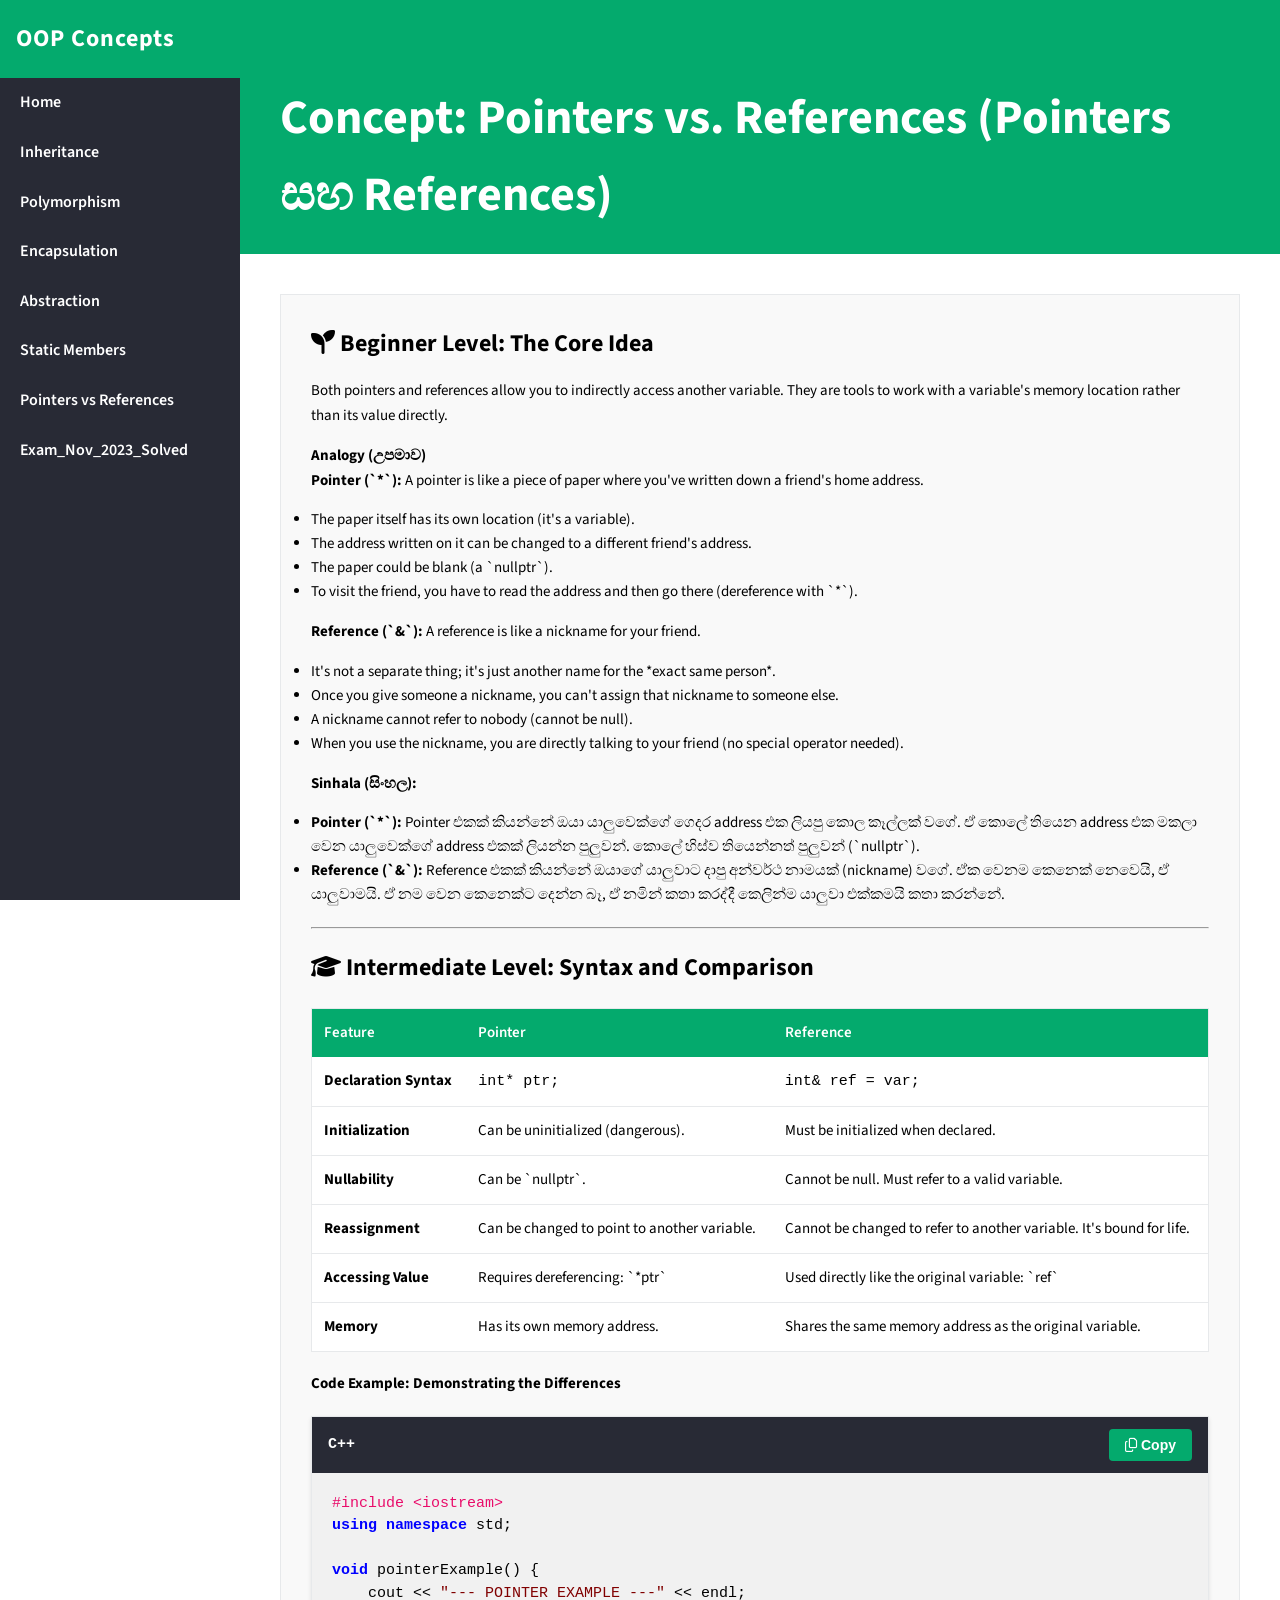
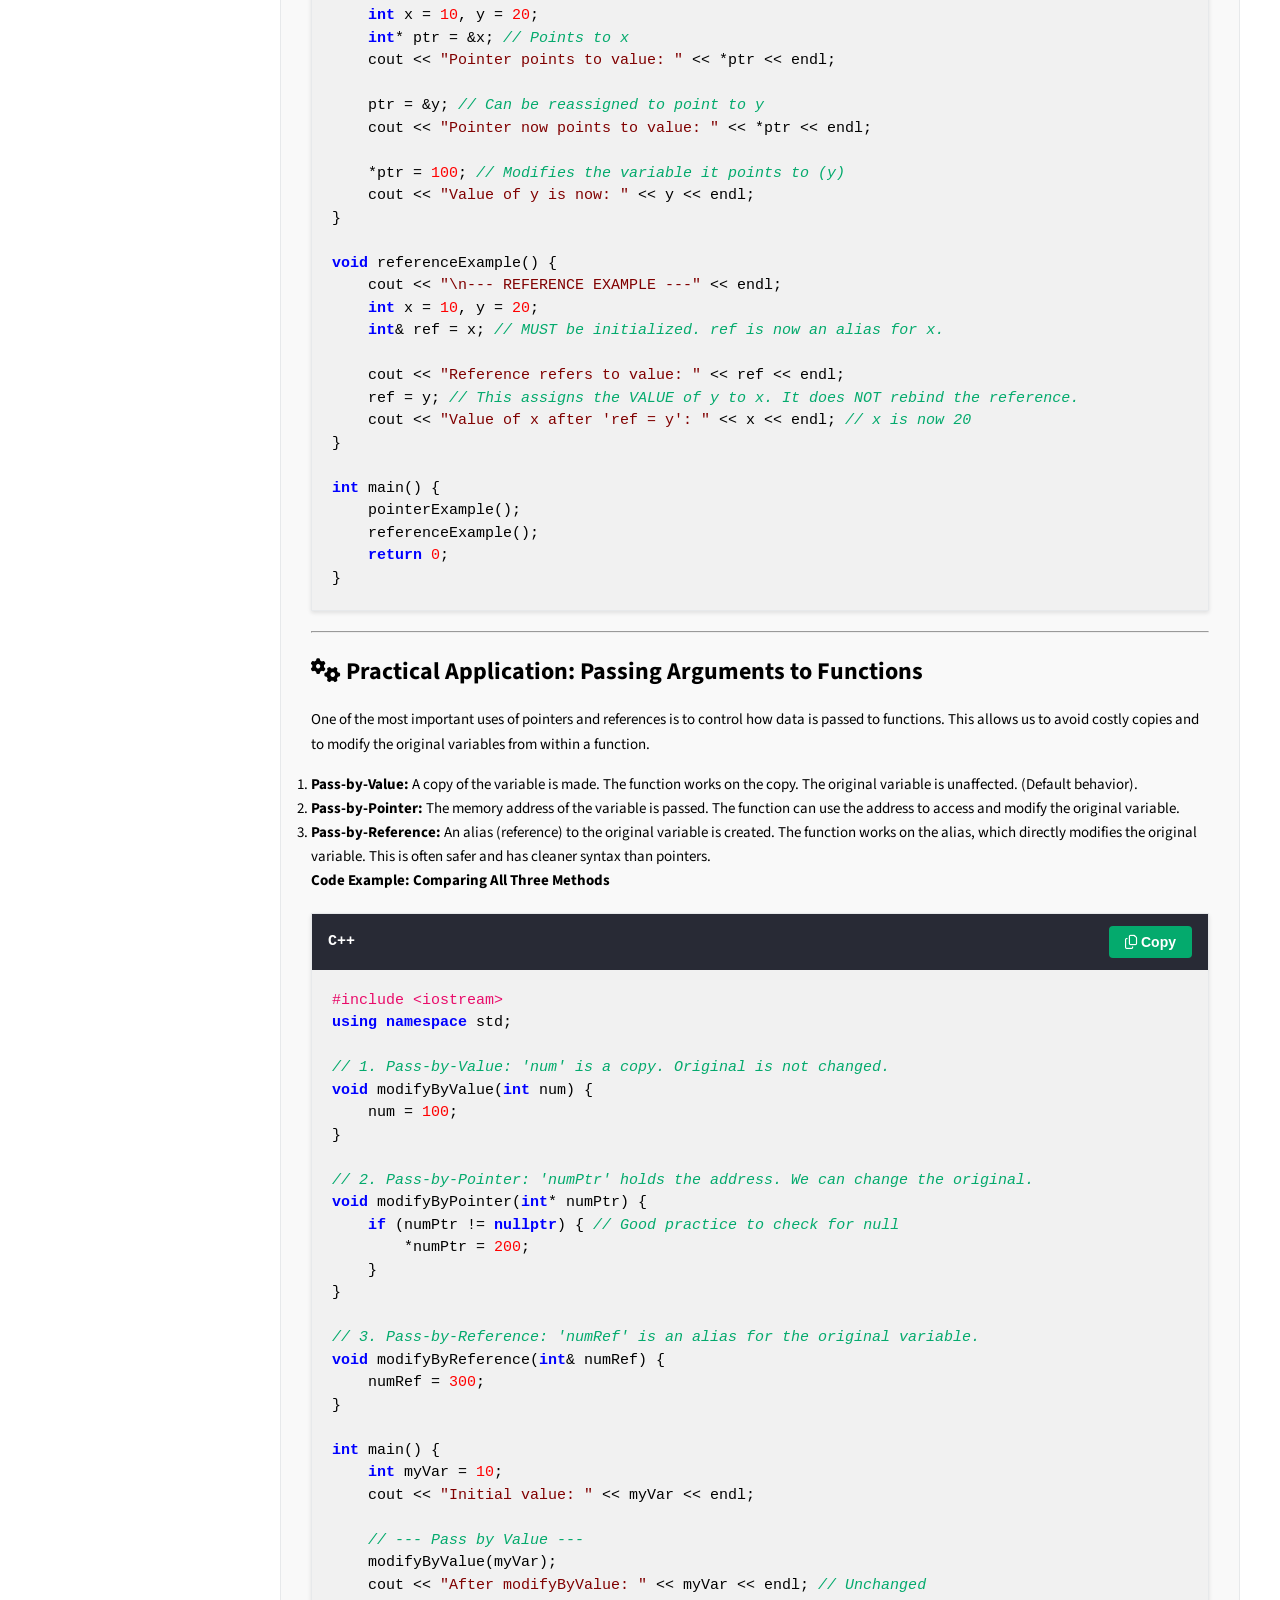
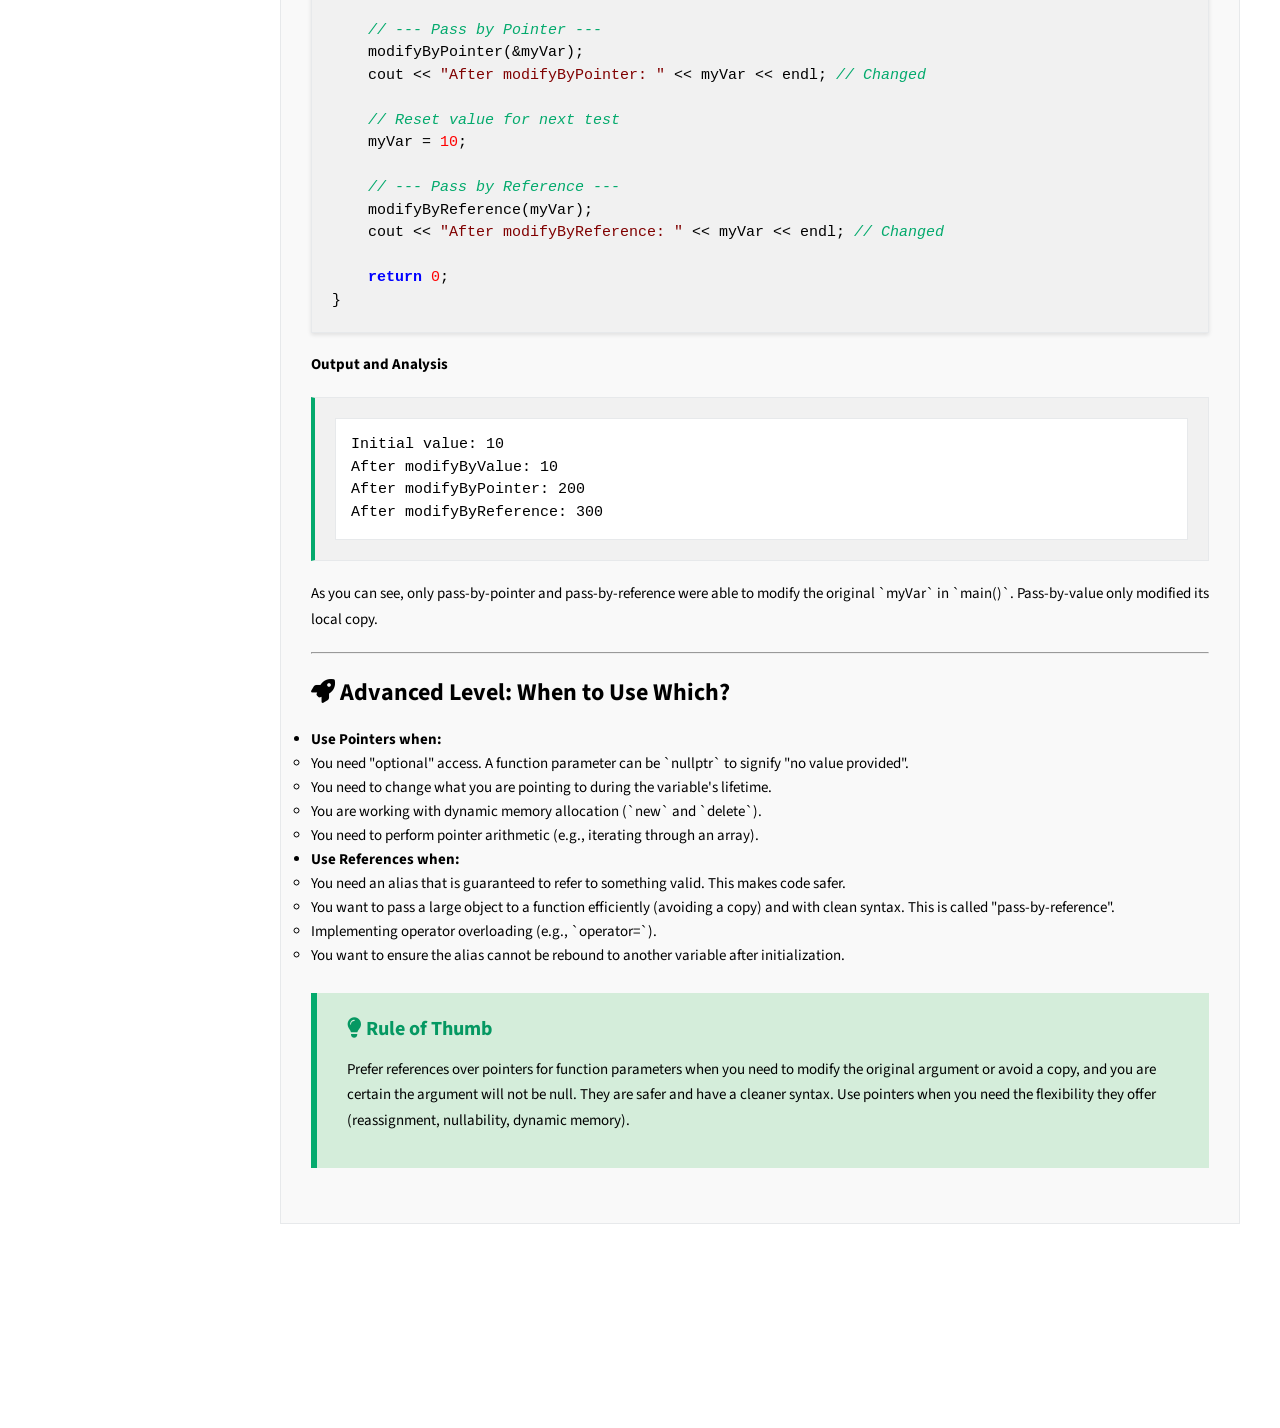
<file: concept_pointers_references.html>
<!DOCTYPE html>
<html lang="en">
<head>
    <meta charset="UTF-8">
    <meta name="viewport" content="width=device-width, initial-scale=1.0">
    <title>Concept: Pointers vs. References</title>
    <link rel="stylesheet" href="css/style.css">
    <link rel="stylesheet" href="https://cdnjs.cloudflare.com/ajax/libs/font-awesome/6.4.0/css/all.min.css">
</head>
<body>
<nav class="sidebar">
    <!-- Sidebar content from index.html -->
    <div class="sidebar-header"><h2>OOP Concepts</h2></div>
    <ul class="sidebar-nav">
        <li class="main-question"><a href="index.html">Home</a></li>
        <li class="main-question"><a href="concept_inheritance.html">Inheritance</a></li>
        <li class="main-question"><a href="concept_polymorphism.html">Polymorphism</a></li>
        <li class="main-question"><a href="concept_encapsulation.html">Encapsulation</a></li>
        <li class="main-question"><a href="concept_abstraction.html">Abstraction</a></li>
        <li class="main-question"><a href="concept_static_members.html">Static Members</a></li>
        <li class="main-question"><a href="concept_pointers_references.html">Pointers vs References</a></li>
        <li class="main-question"><a href="Exam_Nov_2023_Solved.html">Exam_Nov_2023_Solved</a></li>

    </ul>
</nav>
<main class="main-content">
    <h1>Concept: Pointers vs. References (Pointers සහ References)</h1>

    <article>
        <div class="answer-box">
            <!-- Beginner Level -->
            <h3><i class="fa-solid fa-seedling"></i> Beginner Level: The Core Idea</h3>
            <p>Both pointers and references allow you to indirectly access another variable. They are tools to work with a variable's memory location rather than its value directly.</p>

            <h4>Analogy (උපමාව)</h4>
            <p><strong>Pointer (`*`):</strong> A pointer is like a piece of paper where you've written down a friend's home address.
            <ul>
                <li>The paper itself has its own location (it's a variable).</li>
                <li>The address written on it can be changed to a different friend's address.</li>
                <li>The paper could be blank (a `nullptr`).</li>
                <li>To visit the friend, you have to read the address and then go there (dereference with `*`).</li>
            </ul>
            </p>
            <p><strong>Reference (`&`):</strong> A reference is like a nickname for your friend.
            <ul>
                <li>It's not a separate thing; it's just another name for the *exact same person*.</li>
                <li>Once you give someone a nickname, you can't assign that nickname to someone else.</li>
                <li>A nickname cannot refer to nobody (cannot be null).</li>
                <li>When you use the nickname, you are directly talking to your friend (no special operator needed).</li>
            </ul>
            </p>
            <p><strong>Sinhala (සිංහල):</strong>
            <ul>
                <li><strong>Pointer (`*`):</strong> Pointer එකක් කියන්නේ ඔයා යාලුවෙක්ගේ ගෙදර address එක ලියපු කොල කෑල්ලක් වගේ. ඒ කොලේ තියෙන address එක මකලා වෙන යාලුවෙක්ගේ address එකක් ලියන්න පුලුවන්. කොලේ හිස්ව තියෙන්නත් පුලුවන් (`nullptr`).</li>
                <li><strong>Reference (`&`):</strong> Reference එකක් කියන්නේ ඔයාගේ යාලුවාට දාපු අන්වර්ථ නාමයක් (nickname) වගේ. ඒක වෙනම කෙනෙක් නෙවෙයි, ඒ යාලුවාමයි. ඒ නම වෙන කෙනෙක්ට දෙන්න බෑ, ඒ නමින් කතා කරද්දී කෙලින්ම යාලුවා එක්කමයි කතා කරන්නේ.</li>
            </ul>
            </p>

            <hr style="margin: 20px 0;">

            <!-- Intermediate Level -->
            <h3><i class="fa-solid fa-graduation-cap"></i> Intermediate Level: Syntax and Comparison</h3>
            <table>
                <thead><tr><th>Feature</th><th>Pointer</th><th>Reference</th></tr></thead>
                <tbody>
                <tr><td><strong>Declaration Syntax</strong></td><td><code>int* ptr;</code></td><td><code>int& ref = var;</code></td></tr>
                <tr><td><strong>Initialization</strong></td><td>Can be uninitialized (dangerous).</td><td>Must be initialized when declared.</td></tr>
                <tr><td><strong>Nullability</strong></td><td>Can be `nullptr`.</td><td>Cannot be null. Must refer to a valid variable.</td></tr>
                <tr><td><strong>Reassignment</strong></td><td>Can be changed to point to another variable.</td><td>Cannot be changed to refer to another variable. It's bound for life.</td></tr>
                <tr><td><strong>Accessing Value</strong></td><td>Requires dereferencing: `*ptr`</td><td>Used directly like the original variable: `ref`</td></tr>
                <tr><td><strong>Memory</strong></td><td>Has its own memory address.</td><td>Shares the same memory address as the original variable.</td></tr>
                </tbody>
            </table>

            <h4>Code Example: Demonstrating the Differences</h4>
            <div class="code-block">
                <div class="code-header"><span>C++</span><button class="copy-btn"><i class="fa-regular fa-copy"></i> Copy</button></div>
                <pre><code><span class="code-preprocessor">#include &lt;iostream&gt;</span>
<span class="code-keyword">using namespace</span> std;

<span class="code-keyword">void</span> pointerExample() {
    cout &lt;&lt; <span class="code-string">"--- POINTER EXAMPLE ---"</span> &lt;&lt; endl;
    <span class="code-type">int</span> x = <span class="code-number">10</span>, y = <span class="code-number">20</span>;
    <span class="code-type">int</span>* ptr = &x; <span class="code-comment">// Points to x</span>
    cout &lt;&lt; <span class="code-string">"Pointer points to value: "</span> &lt;&lt; *ptr &lt;&lt; endl;

    ptr = &y; <span class="code-comment">// Can be reassigned to point to y</span>
    cout &lt;&lt; <span class="code-string">"Pointer now points to value: "</span> &lt;&lt; *ptr &lt;&lt; endl;

    *ptr = <span class="code-number">100</span>; <span class="code-comment">// Modifies the variable it points to (y)</span>
    cout &lt;&lt; <span class="code-string">"Value of y is now: "</span> &lt;&lt; y &lt;&lt; endl;
}

<span class="code-keyword">void</span> referenceExample() {
    cout &lt;&lt; <span class="code-string">"\n--- REFERENCE EXAMPLE ---"</span> &lt;&lt; endl;
    <span class="code-type">int</span> x = <span class="code-number">10</span>, y = <span class="code-number">20</span>;
    <span class="code-type">int</span>& ref = x; <span class="code-comment">// MUST be initialized. ref is now an alias for x.</span>

    cout &lt;&lt; <span class="code-string">"Reference refers to value: "</span> &lt;&lt; ref &lt;&lt; endl;
    ref = y; <span class="code-comment">// This assigns the VALUE of y to x. It does NOT rebind the reference.</span>
    cout &lt;&lt; <span class="code-string">"Value of x after 'ref = y': "</span> &lt;&lt; x &lt;&lt; endl; <span class="code-comment">// x is now 20</span>
}

<span class="code-keyword">int</span> main() {
    pointerExample();
    referenceExample();
    <span class="code-keyword">return</span> <span class="code-number">0</span>;
}</code></pre>
            </div>

            <hr style="margin: 20px 0;">

            <!-- New Section -->
            <h3><i class="fa-solid fa-cogs"></i> Practical Application: Passing Arguments to Functions</h3>
            <p>One of the most important uses of pointers and references is to control how data is passed to functions. This allows us to avoid costly copies and to modify the original variables from within a function.</p>

            <ol>
                <li><strong>Pass-by-Value:</strong> A copy of the variable is made. The function works on the copy. The original variable is unaffected. (Default behavior).</li>
                <li><strong>Pass-by-Pointer:</strong> The memory address of the variable is passed. The function can use the address to access and modify the original variable.</li>
                <li><strong>Pass-by-Reference:</strong> An alias (reference) to the original variable is created. The function works on the alias, which directly modifies the original variable. This is often safer and has cleaner syntax than pointers.</li>
            </ol>

            <h4>Code Example: Comparing All Three Methods</h4>
            <div class="code-block">
                <div class="code-header"><span>C++</span><button class="copy-btn"><i class="fa-regular fa-copy"></i> Copy</button></div>
                <pre><code><span class="code-preprocessor">#include &lt;iostream&gt;</span>
<span class="code-keyword">using namespace</span> std;

<span class="code-comment">// 1. Pass-by-Value: 'num' is a copy. Original is not changed.</span>
<span class="code-keyword">void</span> modifyByValue(<span class="code-type">int</span> num) {
    num = <span class="code-number">100</span>;
}

<span class="code-comment">// 2. Pass-by-Pointer: 'numPtr' holds the address. We can change the original.</span>
<span class="code-keyword">void</span> modifyByPointer(<span class="code-type">int</span>* numPtr) {
    <span class="code-keyword">if</span> (numPtr != <span class="code-keyword">nullptr</span>) { <span class="code-comment">// Good practice to check for null</span>
        *numPtr = <span class="code-number">200</span>;
    }
}

<span class="code-comment">// 3. Pass-by-Reference: 'numRef' is an alias for the original variable.</span>
<span class="code-keyword">void</span> modifyByReference(<span class="code-type">int</span>& numRef) {
    numRef = <span class="code-number">300</span>;
}

<span class="code-keyword">int</span> main() {
    <span class="code-type">int</span> myVar = <span class="code-number">10</span>;
    cout &lt;&lt; <span class="code-string">"Initial value: "</span> &lt;&lt; myVar &lt;&lt; endl;

    <span class="code-comment">// --- Pass by Value ---</span>
    modifyByValue(myVar);
    cout &lt;&lt; <span class="code-string">"After modifyByValue: "</span> &lt;&lt; myVar &lt;&lt; endl; <span class="code-comment">// Unchanged</span>

    <span class="code-comment">// --- Pass by Pointer ---</span>
    modifyByPointer(&myVar);
    cout &lt;&lt; <span class="code-string">"After modifyByPointer: "</span> &lt;&lt; myVar &lt;&lt; endl; <span class="code-comment">// Changed</span>

    <span class="code-comment">// Reset value for next test</span>
    myVar = <span class="code-number">10</span>;

    <span class="code-comment">// --- Pass by Reference ---</span>
    modifyByReference(myVar);
    cout &lt;&lt; <span class="code-string">"After modifyByReference: "</span> &lt;&lt; myVar &lt;&lt; endl; <span class="code-comment">// Changed</span>

    <span class="code-keyword">return</span> <span class="code-number">0</span>;
}</code></pre>
            </div>
            <h4>Output and Analysis</h4>
            <div class="output-box">
<pre>Initial value: 10
After modifyByValue: 10
After modifyByPointer: 200
After modifyByReference: 300</pre>
            </div>
            <p>As you can see, only pass-by-pointer and pass-by-reference were able to modify the original `myVar` in `main()`. Pass-by-value only modified its local copy.</p>

            <hr style="margin: 20px 0;">

            <!-- Advanced Level -->
            <h3><i class="fa-solid fa-rocket"></i> Advanced Level: When to Use Which?</h3>
            <ul>
                <li><strong>Use Pointers when:</strong>
                    <ul>
                        <li>You need "optional" access. A function parameter can be `nullptr` to signify "no value provided".</li>
                        <li>You need to change what you are pointing to during the variable's lifetime.</li>
                        <li>You are working with dynamic memory allocation (`new` and `delete`).</li>
                        <li>You need to perform pointer arithmetic (e.g., iterating through an array).</li>
                    </ul>
                </li>
                <li><strong>Use References when:</strong>
                    <ul>
                        <li>You need an alias that is guaranteed to refer to something valid. This makes code safer.</li>
                        <li>You want to pass a large object to a function efficiently (avoiding a copy) and with clean syntax. This is called "pass-by-reference".</li>
                        <li>Implementing operator overloading (e.g., `operator=`).</li>
                        <li>You want to ensure the alias cannot be rebound to another variable after initialization.</li>
                    </ul>
                </li>
            </ul>
            <div class="key-concepts-box">
                <h4><i class="fa-solid fa-lightbulb"></i> Rule of Thumb</h4>
                <p>Prefer references over pointers for function parameters when you need to modify the original argument or avoid a copy, and you are certain the argument will not be null. They are safer and have a cleaner syntax. Use pointers when you need the flexibility they offer (reassignment, nullability, dynamic memory).</p>
            </div>
        </div>
    </article>
</main>
<script src="js/script.js"></script>
</body>
</html>
</file>
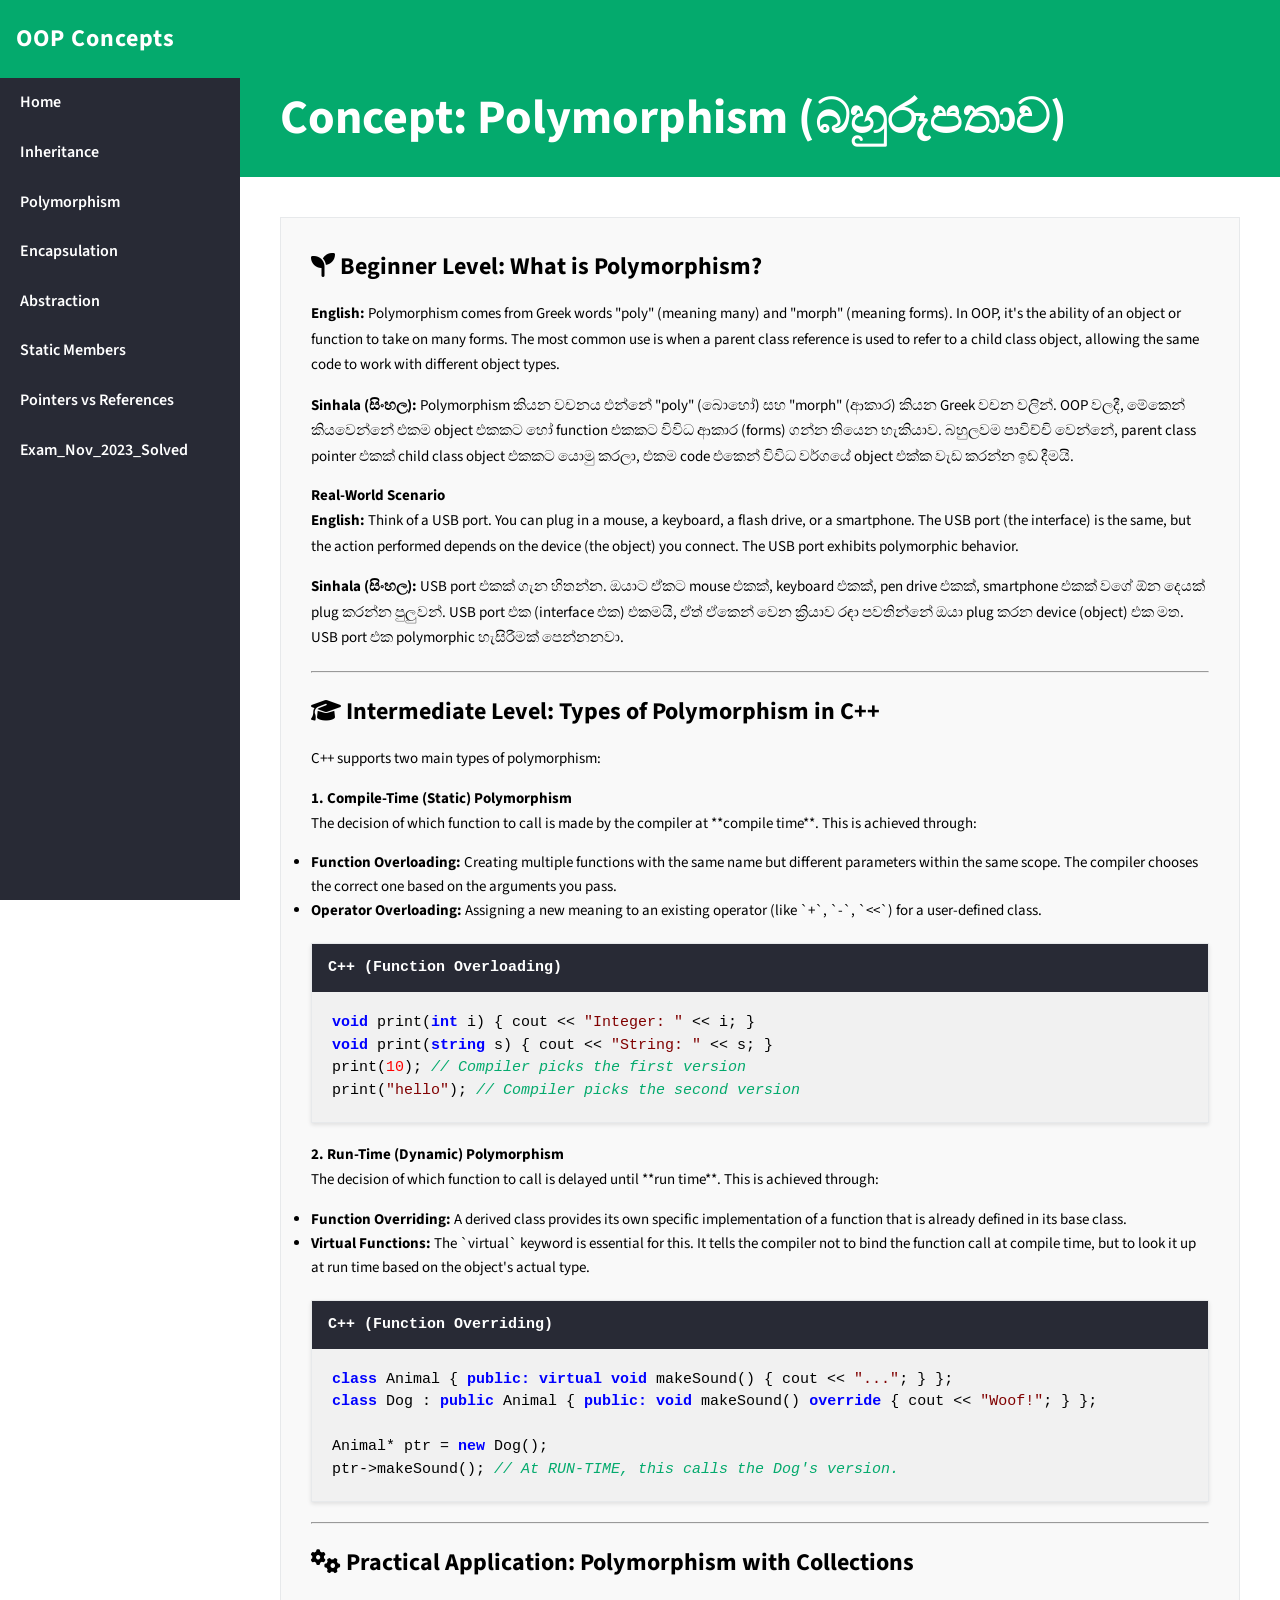
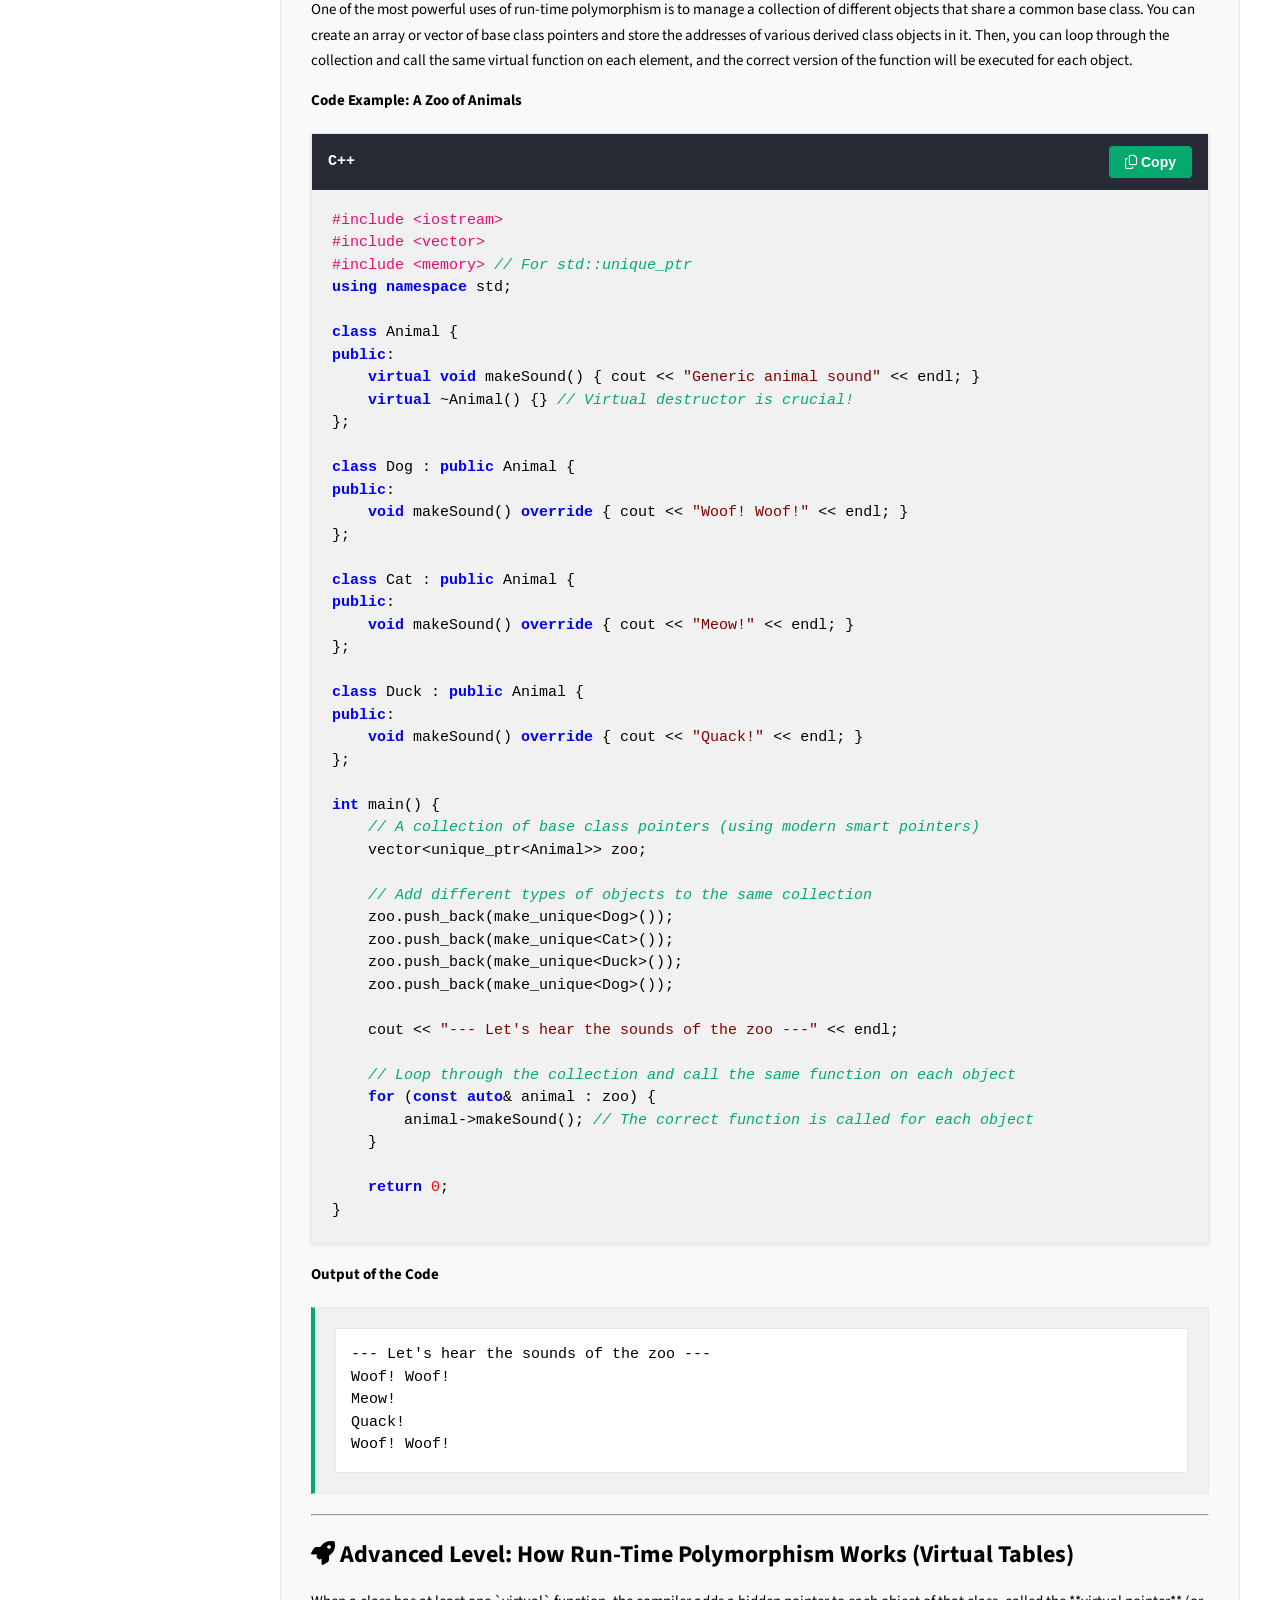
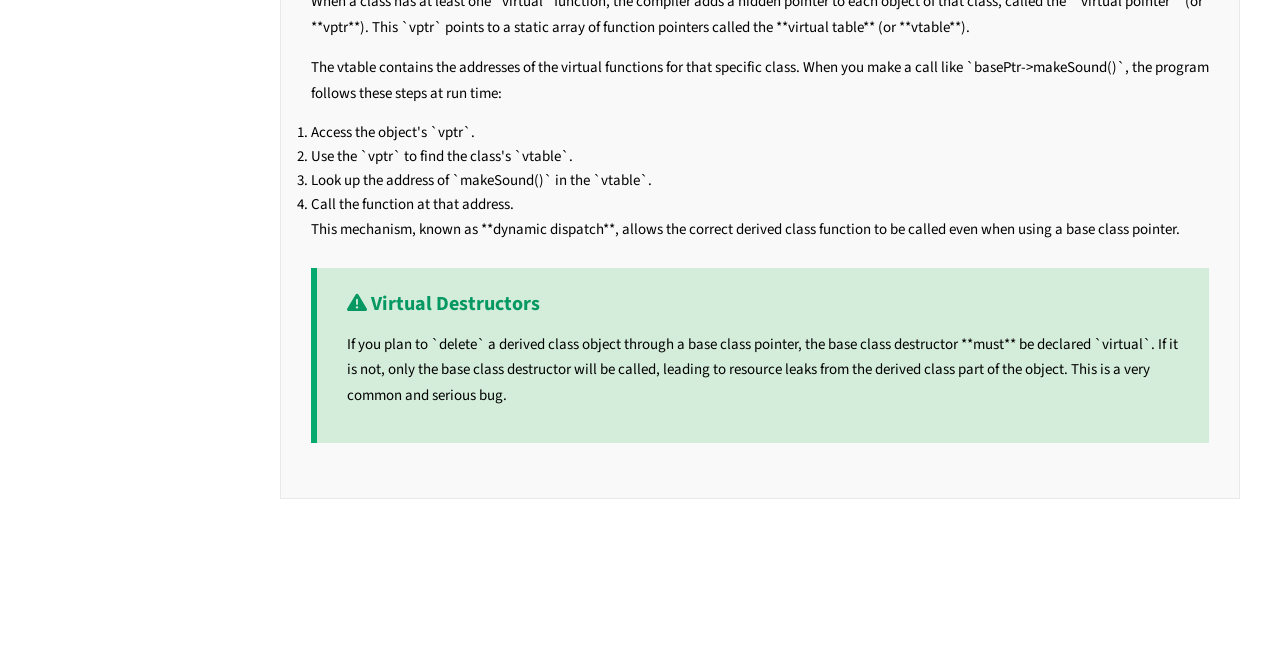
<file: concept_polymorphism.html>
<!DOCTYPE html>
<html lang="en">
<head>
  <meta charset="UTF-8">
  <meta name="viewport" content="width=device-width, initial-scale=1.0">
  <title>Concept: Polymorphism</title>
  <link rel="stylesheet" href="css/style.css">
  <link rel="stylesheet" href="https://cdnjs.cloudflare.com/ajax/libs/font-awesome/6.4.0/css/all.min.css">
</head>
<body>
<nav class="sidebar">
  <!-- Sidebar content from index.html -->
  <div class="sidebar-header"><h2>OOP Concepts</h2></div>
  <ul class="sidebar-nav">
    <li class="main-question"><a href="index.html">Home</a></li>
    <li class="main-question"><a href="concept_inheritance.html">Inheritance</a></li>
    <li class="main-question"><a href="concept_polymorphism.html">Polymorphism</a></li>
    <li class="main-question"><a href="concept_encapsulation.html">Encapsulation</a></li>
    <li class="main-question"><a href="concept_abstraction.html">Abstraction</a></li>
    <li class="main-question"><a href="concept_static_members.html">Static Members</a></li>
    <li class="main-question"><a href="concept_pointers_references.html">Pointers vs References</a></li>
    <li class="main-question"><a href="Exam_Nov_2023_Solved.html">Exam_Nov_2023_Solved</a></li>

  </ul>
</nav>
<main class="main-content">
  <h1>Concept: Polymorphism (බහුරූපතාව)</h1>

  <article>
    <div class="answer-box">
      <!-- Beginner Level -->
      <h3><i class="fa-solid fa-seedling"></i> Beginner Level: What is Polymorphism?</h3>
      <p><strong>English:</strong> Polymorphism comes from Greek words "poly" (meaning many) and "morph" (meaning forms). In OOP, it's the ability of an object or function to take on many forms. The most common use is when a parent class reference is used to refer to a child class object, allowing the same code to work with different object types.</p>
      <p><strong>Sinhala (සිංහල):</strong> Polymorphism කියන වචනය එන්නේ "poly" (බොහෝ) සහ "morph" (ආකාර) කියන Greek වචන වලින්. OOP වලදී, මේකෙන් කියවෙන්නේ එකම object එකකට හෝ function එකකට විවිධ ආකාර (forms) ගන්න තියෙන හැකියාව. බහුලවම පාවිච්චි වෙන්නේ, parent class pointer එකක් child class object එකකට යොමු කරලා, එකම code එකෙන් විවිධ වර්ගයේ object එක්ක වැඩ කරන්න ඉඩ දීමයි.</p>

      <h4>Real-World Scenario</h4>
      <p><strong>English:</strong> Think of a USB port. You can plug in a mouse, a keyboard, a flash drive, or a smartphone. The USB port (the interface) is the same, but the action performed depends on the device (the object) you connect. The USB port exhibits polymorphic behavior.</p>
      <p><strong>Sinhala (සිංහල):</strong> USB port එකක් ගැන හිතන්න. ඔයාට ඒකට mouse එකක්, keyboard එකක්, pen drive එකක්, smartphone එකක් වගේ ඕන දෙයක් plug කරන්න පුලුවන්. USB port එක (interface එක) එකමයි, ඒත් ඒකෙන් වෙන ක්‍රියාව රඳා පවතින්නේ ඔයා plug කරන device (object) එක මත. USB port එක polymorphic හැසිරීමක් පෙන්නනවා.</p>

      <hr style="margin: 20px 0;">

      <!-- Intermediate Level -->
      <h3><i class="fa-solid fa-graduation-cap"></i> Intermediate Level: Types of Polymorphism in C++</h3>
      <p>C++ supports two main types of polymorphism:</p>

      <h4>1. Compile-Time (Static) Polymorphism</h4>
      <p>The decision of which function to call is made by the compiler at **compile time**. This is achieved through:</p>
      <ul>
        <li><strong>Function Overloading:</strong> Creating multiple functions with the same name but different parameters within the same scope. The compiler chooses the correct one based on the arguments you pass.</li>
        <li><strong>Operator Overloading:</strong> Assigning a new meaning to an existing operator (like `+`, `-`, `<<`) for a user-defined class.</li>
      </ul>
      <div class="code-block">
        <div class="code-header"><span>C++ (Function Overloading)</span></div>
        <pre><code><span class="code-keyword">void</span> print(<span class="code-type">int</span> i) { cout &lt;&lt; <span class="code-string">"Integer: "</span> &lt;&lt; i; }
<span class="code-keyword">void</span> print(<span class="code-type">string</span> s) { cout &lt;&lt; <span class="code-string">"String: "</span> &lt;&lt; s; }
print(<span class="code-number">10</span>); <span class="code-comment">// Compiler picks the first version</span>
print(<span class="code-string">"hello"</span>); <span class="code-comment">// Compiler picks the second version</span></code></pre>
      </div>

      <h4>2. Run-Time (Dynamic) Polymorphism</h4>
      <p>The decision of which function to call is delayed until **run time**. This is achieved through:</p>
      <ul>
        <li><strong>Function Overriding:</strong> A derived class provides its own specific implementation of a function that is already defined in its base class.</li>
        <li><strong>Virtual Functions:</strong> The `virtual` keyword is essential for this. It tells the compiler not to bind the function call at compile time, but to look it up at run time based on the object's actual type.</li>
      </ul>

      <div class="code-block">
        <div class="code-header"><span>C++ (Function Overriding)</span></div>
        <pre><code><span class="code-keyword">class</span> Animal { <span class="code-keyword">public: virtual void</span> makeSound() { cout &lt;&lt; <span class="code-string">"..."</span>; } };
<span class="code-keyword">class</span> Dog : <span class="code-keyword">public</span> Animal { <span class="code-keyword">public: void</span> makeSound() <span class="code-keyword">override</span> { cout &lt;&lt; <span class="code-string">"Woof!"</span>; } };

Animal* ptr = <span class="code-keyword">new</span> Dog();
ptr->makeSound(); <span class="code-comment">// At RUN-TIME, this calls the Dog's version.</span></code></pre>
      </div>

      <hr style="margin: 20px 0;">

      <!-- NEW SECTION -->
      <h3><i class="fa-solid fa-cogs"></i> Practical Application: Polymorphism with Collections</h3>
      <p>One of the most powerful uses of run-time polymorphism is to manage a collection of different objects that share a common base class. You can create an array or vector of base class pointers and store the addresses of various derived class objects in it. Then, you can loop through the collection and call the same virtual function on each element, and the correct version of the function will be executed for each object.</p>

      <h4>Code Example: A Zoo of Animals</h4>
      <div class="code-block">
        <div class="code-header"><span>C++</span><button class="copy-btn"><i class="fa-regular fa-copy"></i> Copy</button></div>
        <pre><code><span class="code-preprocessor">#include &lt;iostream&gt;</span>
<span class="code-preprocessor">#include &lt;vector&gt;</span>
<span class="code-preprocessor">#include &lt;memory&gt;</span> <span class="code-comment">// For std::unique_ptr</span>
<span class="code-keyword">using namespace</span> std;

<span class="code-keyword">class</span> Animal {
<span class="code-keyword">public</span>:
    <span class="code-keyword">virtual void</span> makeSound() { cout &lt;&lt; <span class="code-string">"Generic animal sound"</span> &lt;&lt; endl; }
    <span class="code-keyword">virtual</span> ~Animal() {} <span class="code-comment">// Virtual destructor is crucial!</span>
};

<span class="code-keyword">class</span> Dog : <span class="code-keyword">public</span> Animal {
<span class="code-keyword">public</span>:
    <span class="code-keyword">void</span> makeSound() <span class="code-keyword">override</span> { cout &lt;&lt; <span class="code-string">"Woof! Woof!"</span> &lt;&lt; endl; }
};

<span class="code-keyword">class</span> Cat : <span class="code-keyword">public</span> Animal {
<span class="code-keyword">public</span>:
    <span class="code-keyword">void</span> makeSound() <span class="code-keyword">override</span> { cout &lt;&lt; <span class="code-string">"Meow!"</span> &lt;&lt; endl; }
};

<span class="code-keyword">class</span> Duck : <span class="code-keyword">public</span> Animal {
<span class="code-keyword">public</span>:
    <span class="code-keyword">void</span> makeSound() <span class="code-keyword">override</span> { cout &lt;&lt; <span class="code-string">"Quack!"</span> &lt;&lt; endl; }
};

<span class="code-keyword">int</span> main() {
    <span class="code-comment">// A collection of base class pointers (using modern smart pointers)</span>
    vector&lt;unique_ptr&lt;Animal&gt;&gt; zoo;

    <span class="code-comment">// Add different types of objects to the same collection</span>
    zoo.push_back(make_unique&lt;Dog&gt;());
    zoo.push_back(make_unique&lt;Cat&gt;());
    zoo.push_back(make_unique&lt;Duck&gt;());
    zoo.push_back(make_unique&lt;Dog&gt;());

    cout &lt;&lt; <span class="code-string">"--- Let's hear the sounds of the zoo ---"</span> &lt;&lt; endl;

    <span class="code-comment">// Loop through the collection and call the same function on each object</span>
    <span class="code-keyword">for</span> (<span class="code-keyword">const auto</span>& animal : zoo) {
        animal->makeSound(); <span class="code-comment">// The correct function is called for each object</span>
    }

    <span class="code-keyword">return</span> <span class="code-number">0</span>;
}</code></pre>
      </div>
      <h4>Output of the Code</h4>
      <div class="output-box">
<pre>--- Let's hear the sounds of the zoo ---
Woof! Woof!
Meow!
Quack!
Woof! Woof!</pre>
      </div>

      <hr style="margin: 20px 0;">

      <!-- Advanced Level -->
      <h3><i class="fa-solid fa-rocket"></i> Advanced Level: How Run-Time Polymorphism Works (Virtual Tables)</h3>
      <p>When a class has at least one `virtual` function, the compiler adds a hidden pointer to each object of that class, called the **virtual pointer** (or **vptr**). This `vptr` points to a static array of function pointers called the **virtual table** (or **vtable**).</p>
      <p>The vtable contains the addresses of the virtual functions for that specific class. When you make a call like `basePtr->makeSound()`, the program follows these steps at run time:</p>
      <ol>
        <li>Access the object's `vptr`.</li>
        <li>Use the `vptr` to find the class's `vtable`.</li>
        <li>Look up the address of `makeSound()` in the `vtable`.</li>
        <li>Call the function at that address.</li>
      </ol>
      <p>This mechanism, known as **dynamic dispatch**, allows the correct derived class function to be called even when using a base class pointer.</p>
      <div class="key-concepts-box">
        <h4><i class="fa-solid fa-triangle-exclamation"></i> Virtual Destructors</h4>
        <p>If you plan to `delete` a derived class object through a base class pointer, the base class destructor **must** be declared `virtual`. If it is not, only the base class destructor will be called, leading to resource leaks from the derived class part of the object. This is a very common and serious bug.</p>
      </div>
    </div>
  </article>
</main>
<script src="js/script.js"></script>
</body>
</html>
</file>
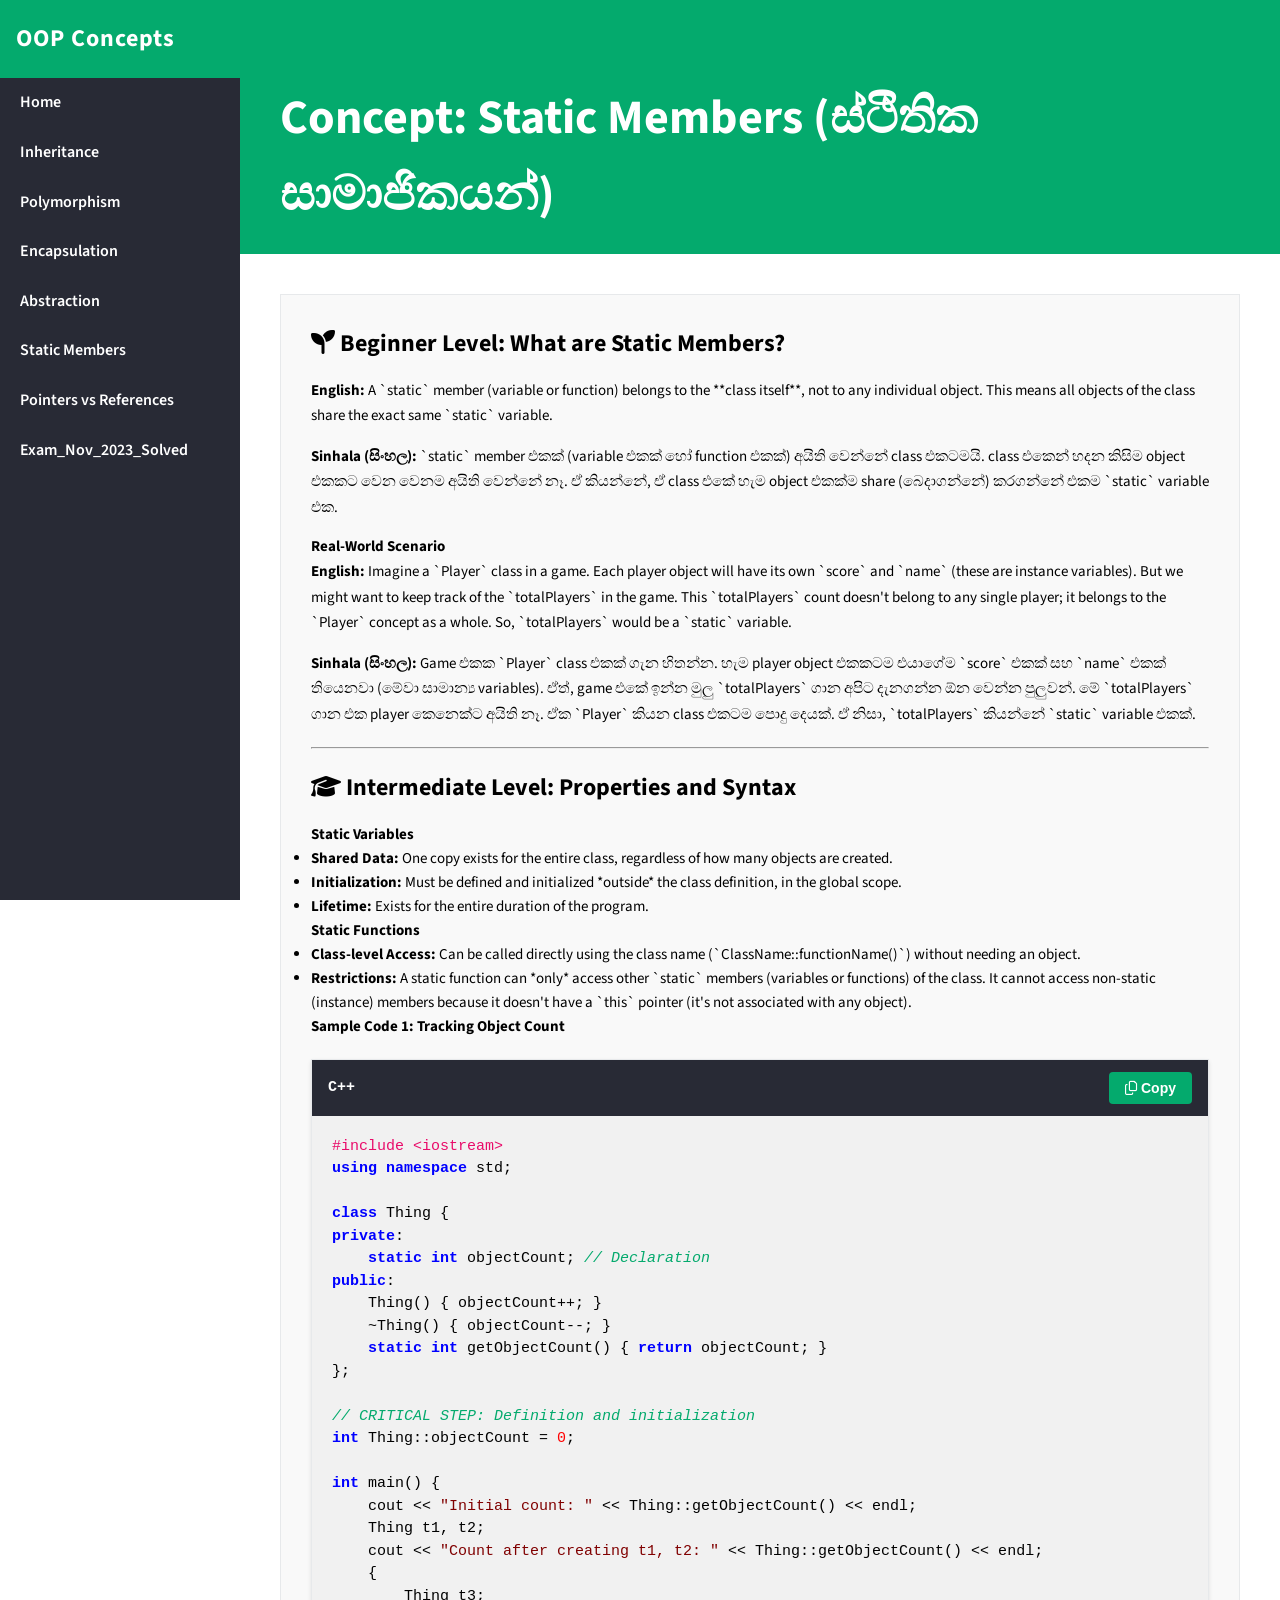
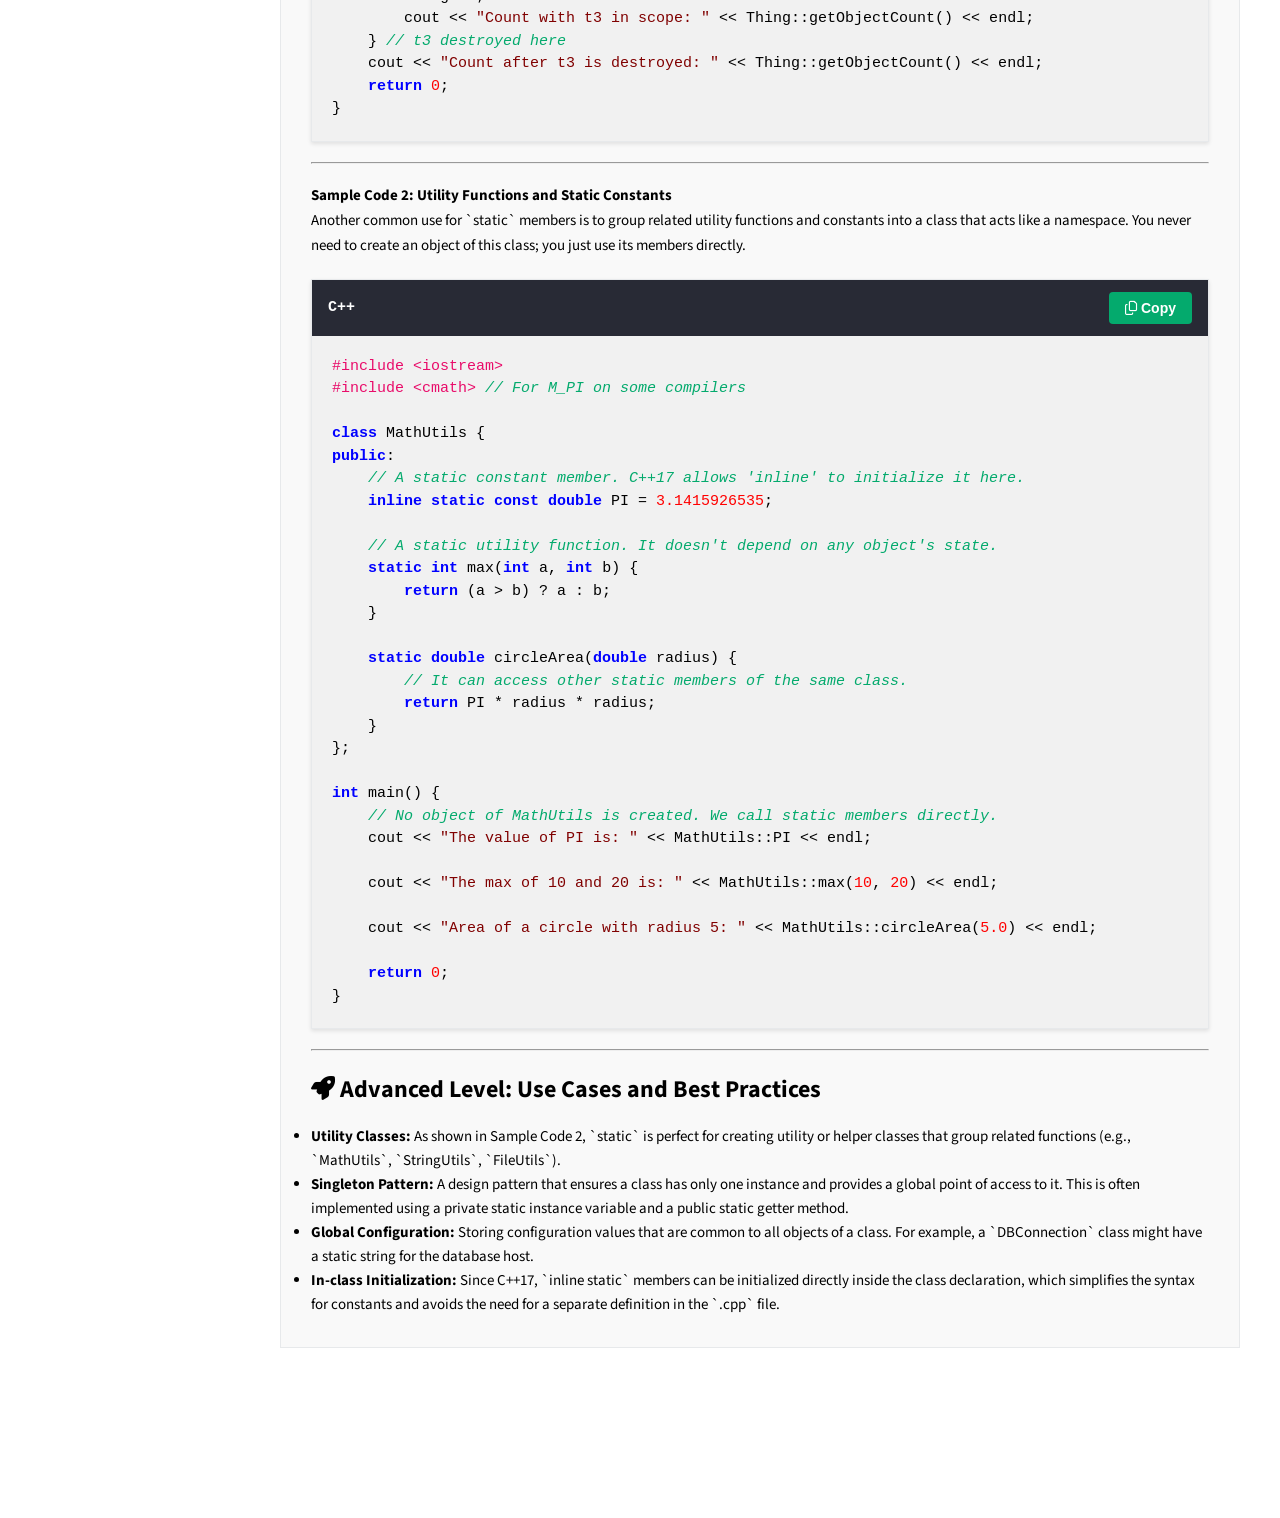
<file: concept_static_members.html>
<!DOCTYPE html>
<html lang="en">
<head>
    <meta charset="UTF-8">
    <meta name="viewport" content="width=device-width, initial-scale=1.0">
    <title>Concept: Static Members</title>
    <link rel="stylesheet" href="css/style.css">
    <link rel="stylesheet" href="https://cdnjs.cloudflare.com/ajax/libs/font-awesome/6.4.0/css/all.min.css">
</head>
<body>
<nav class="sidebar">
    <!-- Sidebar content from index.html -->
    <div class="sidebar-header"><h2>OOP Concepts</h2></div>
    <ul class="sidebar-nav">
        <li class="main-question"><a href="index.html">Home</a></li>
        <li class="main-question"><a href="concept_inheritance.html">Inheritance</a></li>
        <li class="main-question"><a href="concept_polymorphism.html">Polymorphism</a></li>
        <li class="main-question"><a href="concept_encapsulation.html">Encapsulation</a></li>
        <li class="main-question"><a href="concept_abstraction.html">Abstraction</a></li>
        <li class="main-question"><a href="concept_static_members.html">Static Members</a></li>
        <li class="main-question"><a href="concept_pointers_references.html">Pointers vs References</a></li>
        <li class="main-question"><a href="Exam_Nov_2023_Solved.html">Exam_Nov_2023_Solved</a></li>

    </ul>
</nav>
<main class="main-content">
    <h1>Concept: Static Members (ස්ථිතික සාමාජිකයන්)</h1>

    <article>
        <div class="answer-box">
            <!-- Beginner Level -->
            <h3><i class="fa-solid fa-seedling"></i> Beginner Level: What are Static Members?</h3>
            <p><strong>English:</strong> A `static` member (variable or function) belongs to the **class itself**, not to any individual object. This means all objects of the class share the exact same `static` variable.</p>
            <p><strong>Sinhala (සිංහල):</strong> `static` member එකක් (variable එකක් හෝ function එකක්) අයිති වෙන්නේ class එකටමයි. class එකෙන් හදන කිසිම object එකකට වෙන වෙනම අයිති වෙන්නේ නෑ. ඒ කියන්නේ, ඒ class එකේ හැම object එකක්ම share (බෙදාගන්නේ) කරගන්නේ එකම `static` variable එක.</p>

            <h4>Real-World Scenario</h4>
            <p><strong>English:</strong> Imagine a `Player` class in a game. Each player object will have its own `score` and `name` (these are instance variables). But we might want to keep track of the `totalPlayers` in the game. This `totalPlayers` count doesn't belong to any single player; it belongs to the `Player` concept as a whole. So, `totalPlayers` would be a `static` variable.</p>
            <p><strong>Sinhala (සිංහල):</strong> Game එකක `Player` class එකක් ගැන හිතන්න. හැම player object එකකටම එයාගේම `score` එකක් සහ `name` එකක් තියෙනවා (මේවා සාමාන්‍ය variables). ඒත්, game එකේ ඉන්න මුලු `totalPlayers` ගාන අපිට දැනගන්න ඕන වෙන්න පුලුවන්. මේ `totalPlayers` ගාන එක player කෙනෙක්ට අයිති නෑ. ඒක `Player` කියන class එකටම පොදු දෙයක්. ඒ නිසා, `totalPlayers` කියන්නේ `static` variable එකක්.</p>

            <hr style="margin: 20px 0;">

            <!-- Intermediate Level -->
            <h3><i class="fa-solid fa-graduation-cap"></i> Intermediate Level: Properties and Syntax</h3>
            <h4>Static Variables</h4>
            <ul>
                <li><strong>Shared Data:</strong> One copy exists for the entire class, regardless of how many objects are created.</li>
                <li><strong>Initialization:</strong> Must be defined and initialized *outside* the class definition, in the global scope.</li>
                <li><strong>Lifetime:</strong> Exists for the entire duration of the program.</li>
            </ul>
            <h4>Static Functions</h4>
            <ul>
                <li><strong>Class-level Access:</strong> Can be called directly using the class name (`ClassName::functionName()`) without needing an object.</li>
                <li><strong>Restrictions:</strong> A static function can *only* access other `static` members (variables or functions) of the class. It cannot access non-static (instance) members because it doesn't have a `this` pointer (it's not associated with any object).</li>
            </ul>

            <h4>Sample Code 1: Tracking Object Count</h4>
            <div class="code-block">
                <div class="code-header"><span>C++</span><button class="copy-btn"><i class="fa-regular fa-copy"></i> Copy</button></div>
                <pre><code><span class="code-preprocessor">#include &lt;iostream&gt;</span>
<span class="code-keyword">using namespace</span> std;

<span class="code-keyword">class</span> Thing {
<span class="code-keyword">private</span>:
    <span class="code-keyword">static</span> <span class="code-type">int</span> objectCount; <span class="code-comment">// Declaration</span>
<span class="code-keyword">public</span>:
    Thing() { objectCount++; }
    ~Thing() { objectCount--; }
    <span class="code-keyword">static</span> <span class="code-type">int</span> getObjectCount() { <span class="code-keyword">return</span> objectCount; }
};

<span class="code-comment">// CRITICAL STEP: Definition and initialization</span>
<span class="code-type">int</span> Thing::objectCount = <span class="code-number">0</span>;

<span class="code-keyword">int</span> main() {
    cout &lt;&lt; <span class="code-string">"Initial count: "</span> &lt;&lt; Thing::getObjectCount() &lt;&lt; endl;
    Thing t1, t2;
    cout &lt;&lt; <span class="code-string">"Count after creating t1, t2: "</span> &lt;&lt; Thing::getObjectCount() &lt;&lt; endl;
    {
        Thing t3;
        cout &lt;&lt; <span class="code-string">"Count with t3 in scope: "</span> &lt;&lt; Thing::getObjectCount() &lt;&lt; endl;
    } <span class="code-comment">// t3 destroyed here</span>
    cout &lt;&lt; <span class="code-string">"Count after t3 is destroyed: "</span> &lt;&lt; Thing::getObjectCount() &lt;&lt; endl;
    <span class="code-keyword">return</span> <span class="code-number">0</span>;
}</code></pre>
            </div>

            <hr style="margin: 20px 0;">

            <h4>Sample Code 2: Utility Functions and Static Constants</h4>
            <p>Another common use for `static` members is to group related utility functions and constants into a class that acts like a namespace. You never need to create an object of this class; you just use its members directly.</p>
            <div class="code-block">
                <div class="code-header"><span>C++</span><button class="copy-btn"><i class="fa-regular fa-copy"></i> Copy</button></div>
                <pre><code><span class="code-preprocessor">#include &lt;iostream&gt;</span>
<span class="code-preprocessor">#include &lt;cmath&gt;</span> <span class="code-comment">// For M_PI on some compilers</span>

<span class="code-keyword">class</span> MathUtils {
<span class="code-keyword">public</span>:
    <span class="code-comment">// A static constant member. C++17 allows 'inline' to initialize it here.</span>
    <span class="code-keyword">inline static const double</span> PI = <span class="code-number">3.1415926535</span>;

    <span class="code-comment">// A static utility function. It doesn't depend on any object's state.</span>
    <span class="code-keyword">static</span> <span class="code-type">int</span> max(<span class="code-type">int</span> a, <span class="code-type">int</span> b) {
        <span class="code-keyword">return</span> (a > b) ? a : b;
    }

    <span class="code-keyword">static</span> <span class="code-type">double</span> circleArea(<span class="code-type">double</span> radius) {
        <span class="code-comment">// It can access other static members of the same class.</span>
        <span class="code-keyword">return</span> PI * radius * radius;
    }
};

<span class="code-keyword">int</span> main() {
    <span class="code-comment">// No object of MathUtils is created. We call static members directly.</span>
    cout &lt;&lt; <span class="code-string">"The value of PI is: "</span> &lt;&lt; MathUtils::PI &lt;&lt; endl;

    cout &lt;&lt; <span class="code-string">"The max of 10 and 20 is: "</span> &lt;&lt; MathUtils::max(<span class="code-number">10</span>, <span class="code-number">20</span>) &lt;&lt; endl;

    cout &lt;&lt; <span class="code-string">"Area of a circle with radius 5: "</span> &lt;&lt; MathUtils::circleArea(<span class="code-number">5.0</span>) &lt;&lt; endl;

    <span class="code-keyword">return</span> <span class="code-number">0</span>;
}</code></pre>
            </div>

            <hr style="margin: 20px 0;">

            <!-- Advanced Level -->
            <h3><i class="fa-solid fa-rocket"></i> Advanced Level: Use Cases and Best Practices</h3>
            <ul>
                <li><strong>Utility Classes:</strong> As shown in Sample Code 2, `static` is perfect for creating utility or helper classes that group related functions (e.g., `MathUtils`, `StringUtils`, `FileUtils`).</li>
                <li><strong>Singleton Pattern:</strong> A design pattern that ensures a class has only one instance and provides a global point of access to it. This is often implemented using a private static instance variable and a public static getter method.</li>
                <li><strong>Global Configuration:</strong> Storing configuration values that are common to all objects of a class. For example, a `DBConnection` class might have a static string for the database host.</li>
                <li><strong>In-class Initialization:</strong> Since C++17, `inline static` members can be initialized directly inside the class declaration, which simplifies the syntax for constants and avoids the need for a separate definition in the `.cpp` file.</li>
            </ul>
        </div>
    </article>
</main>
<script src="js/script.js"></script>
</body>
</html>
</file>
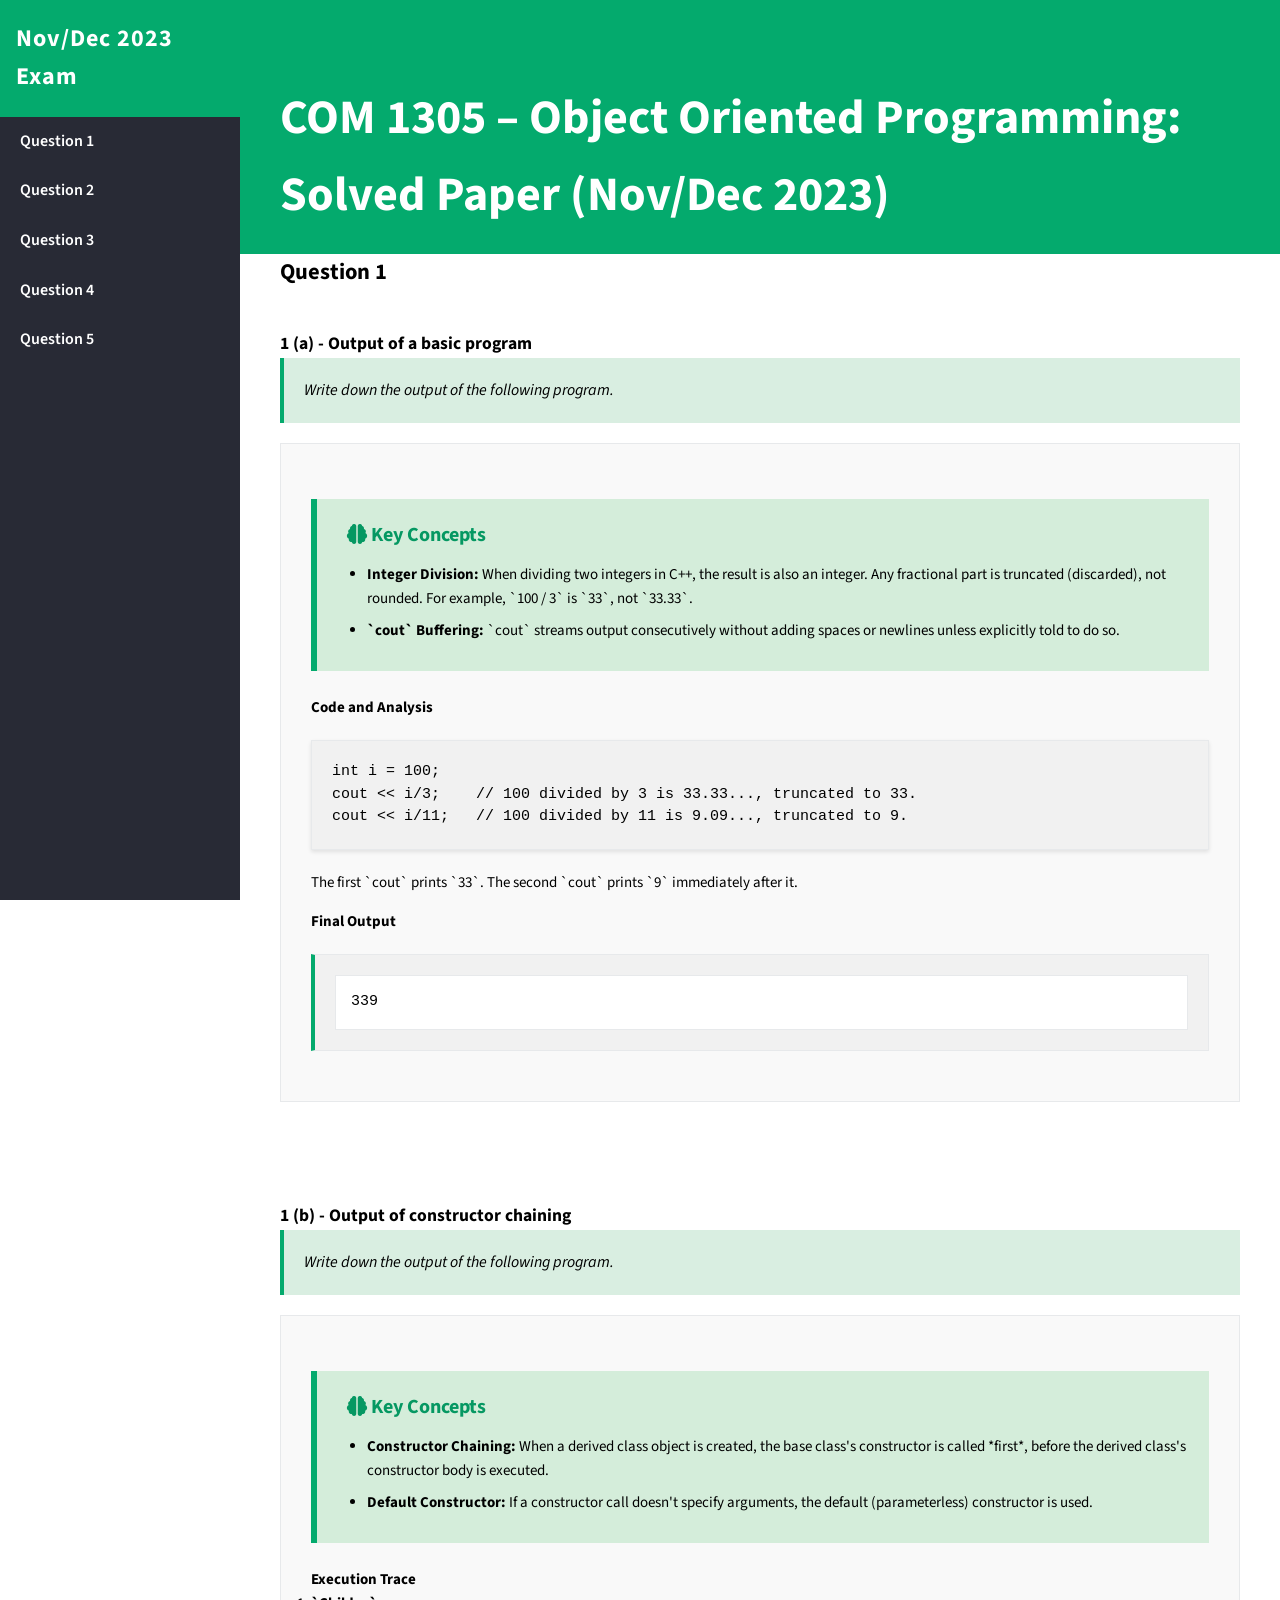
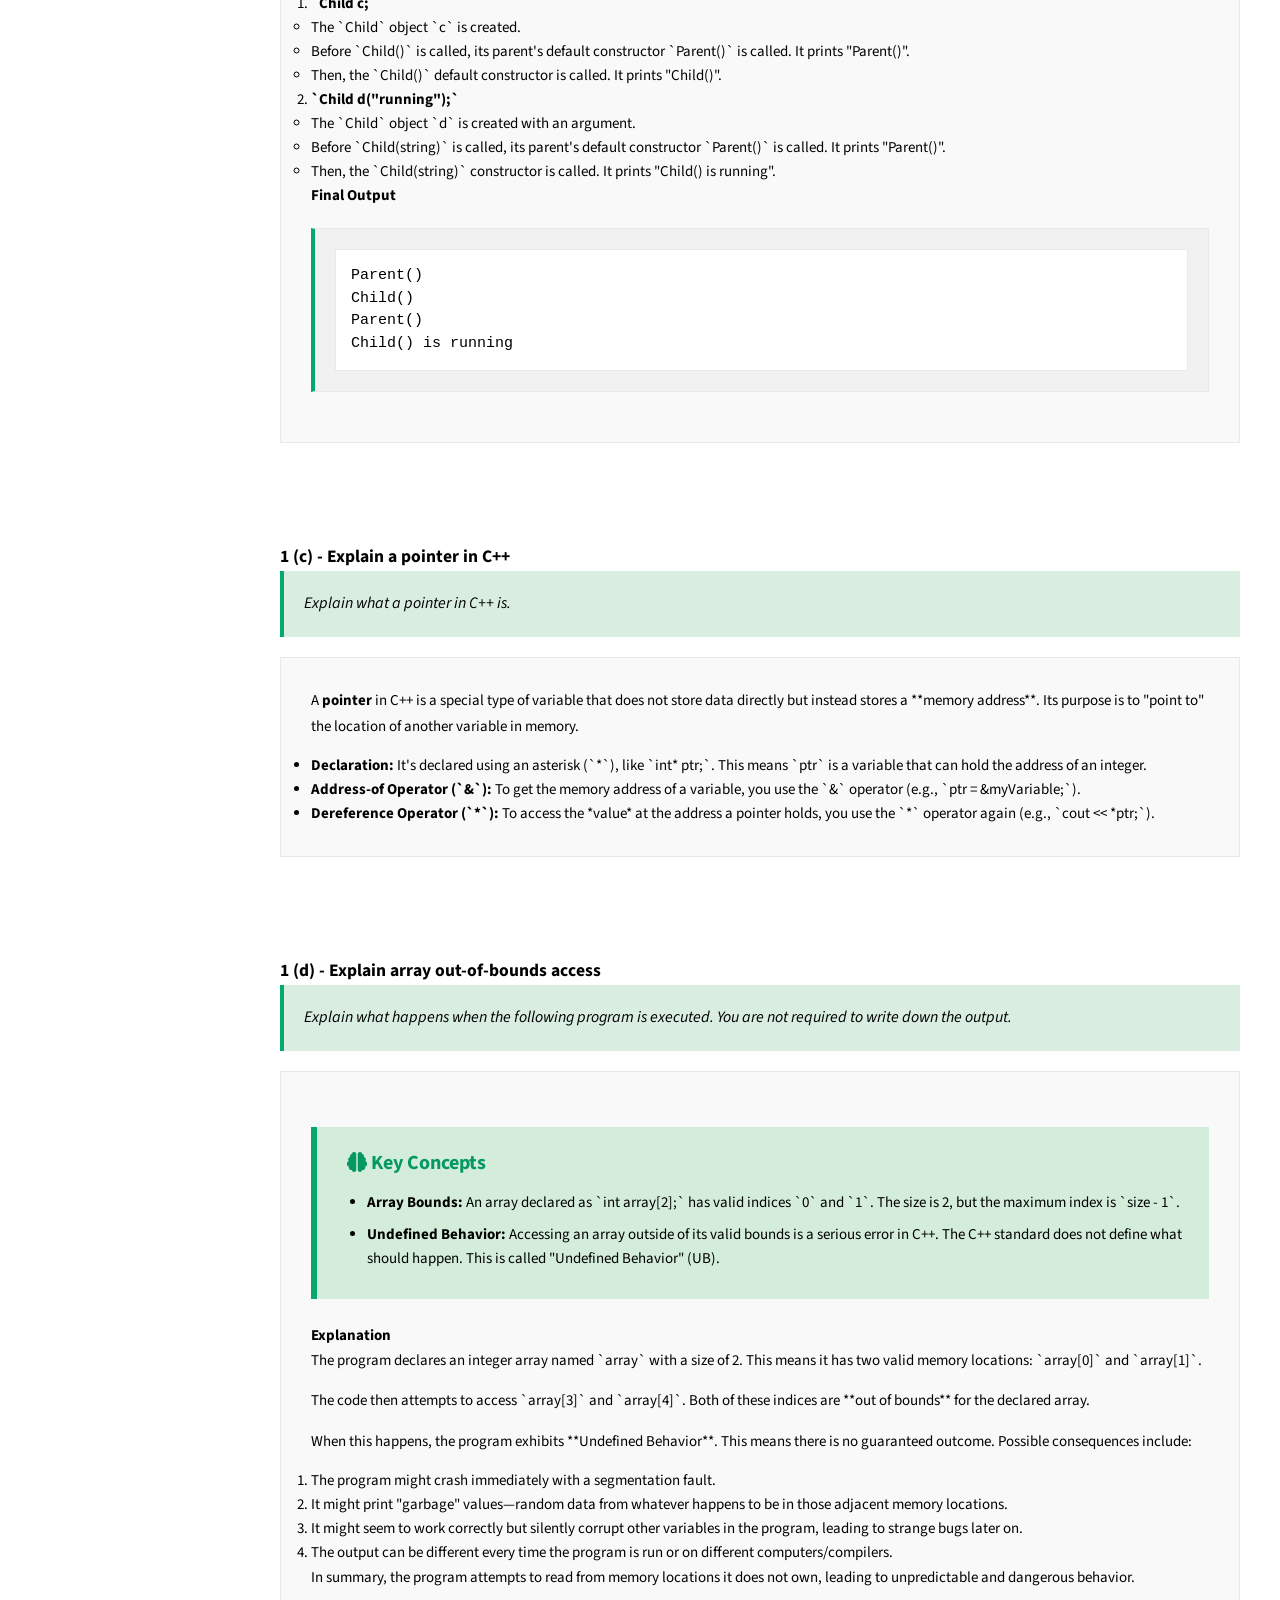
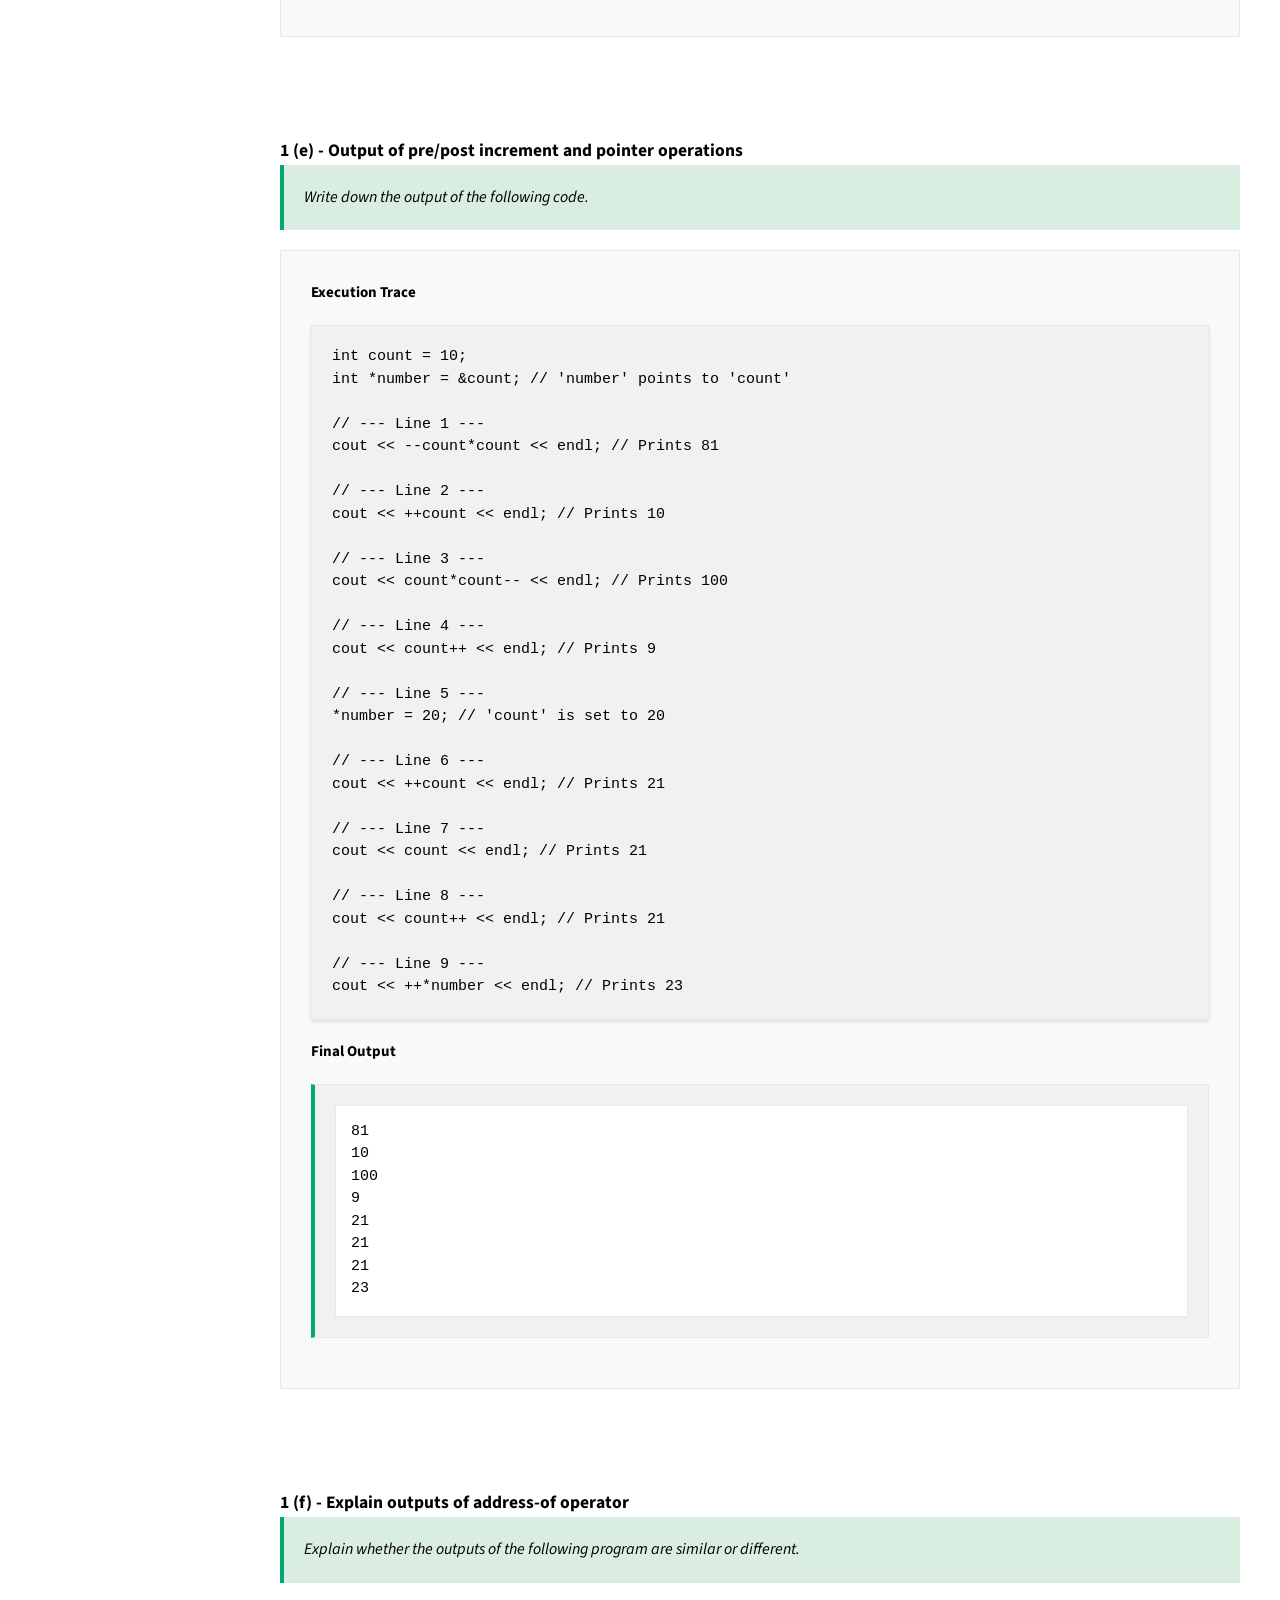
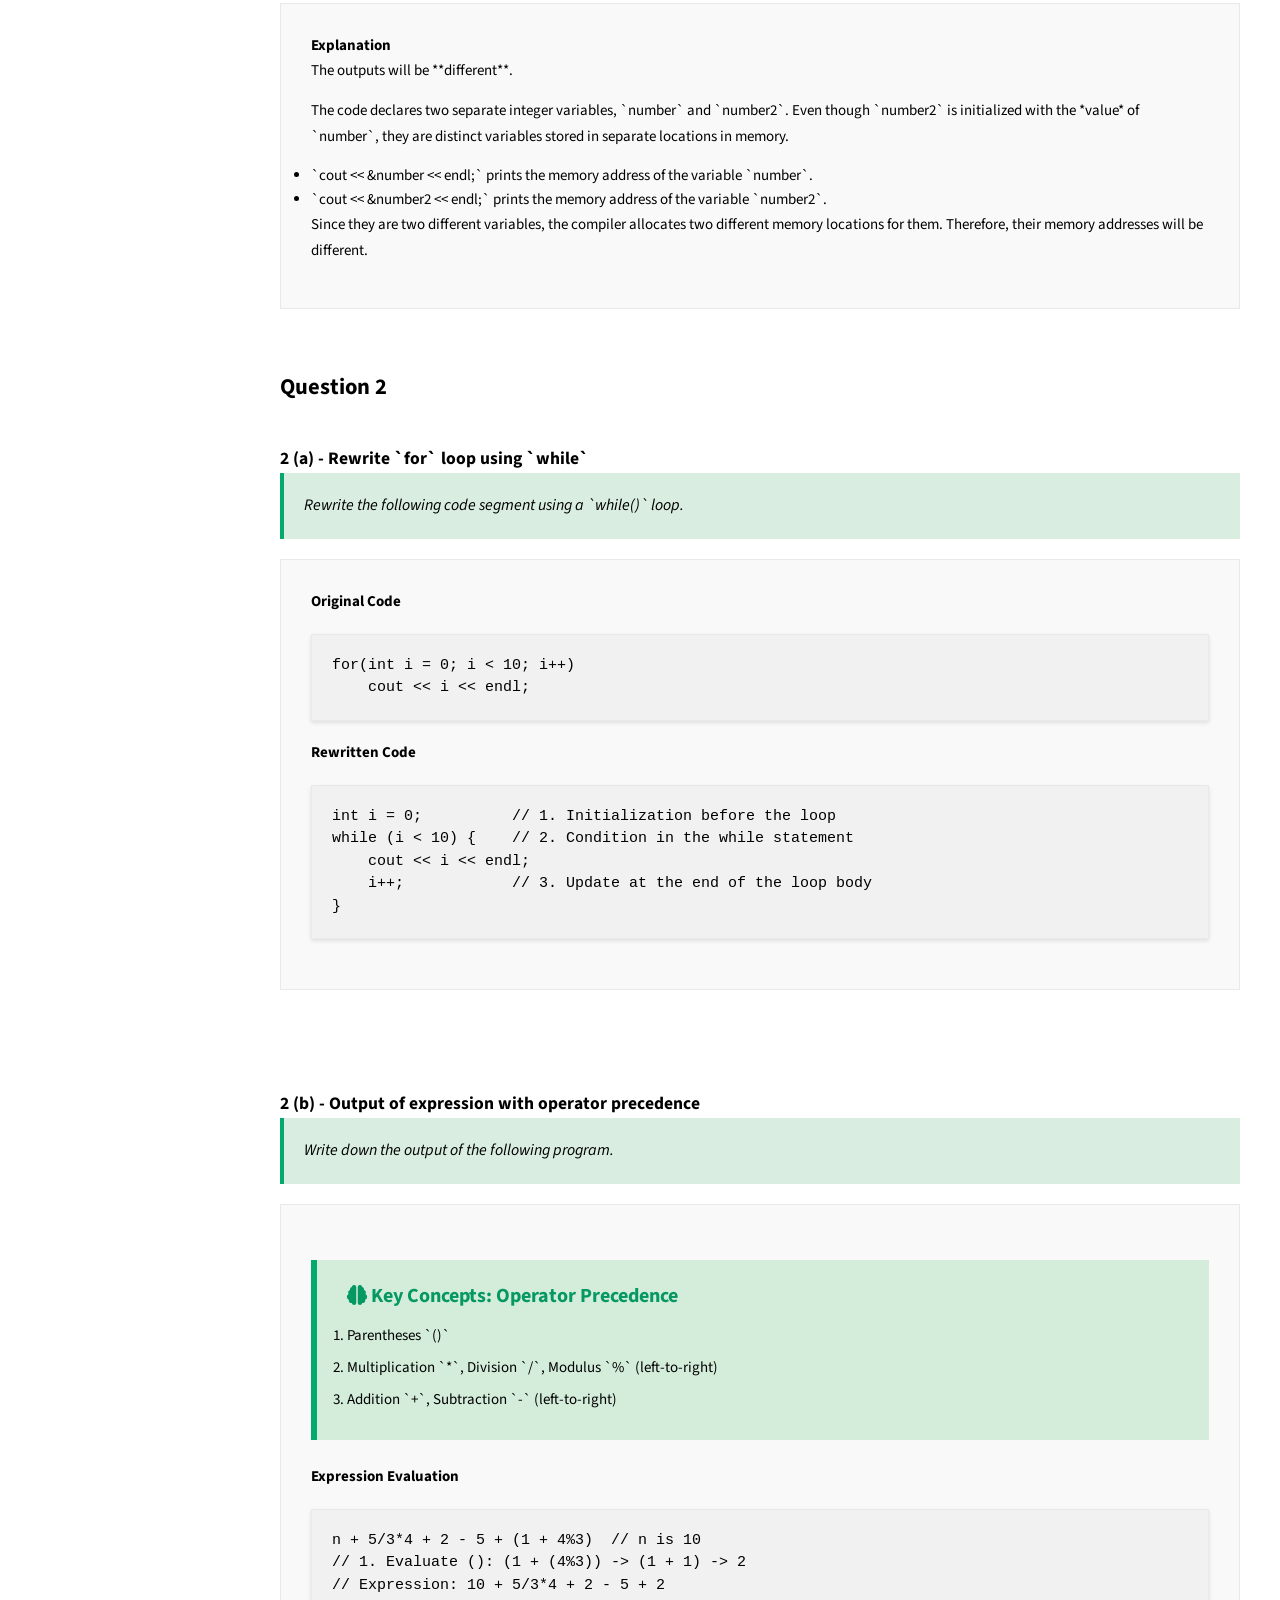
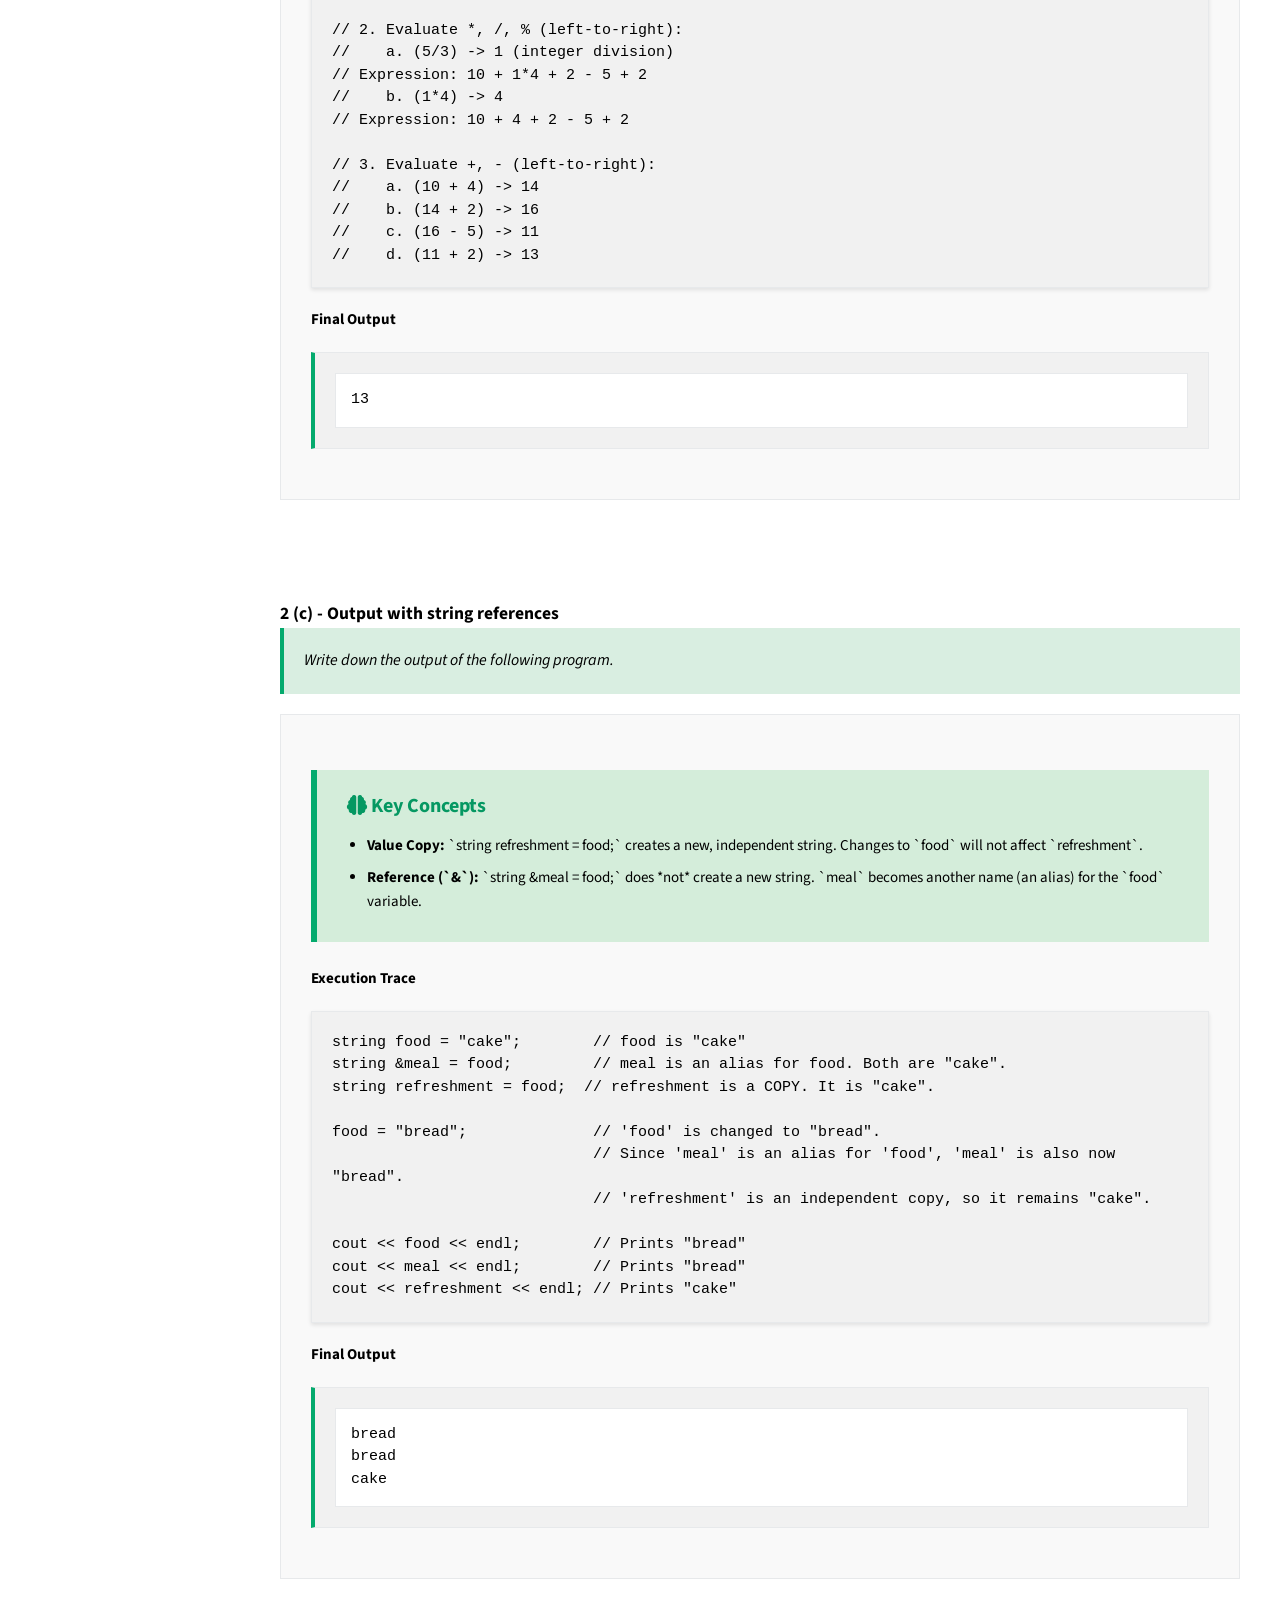
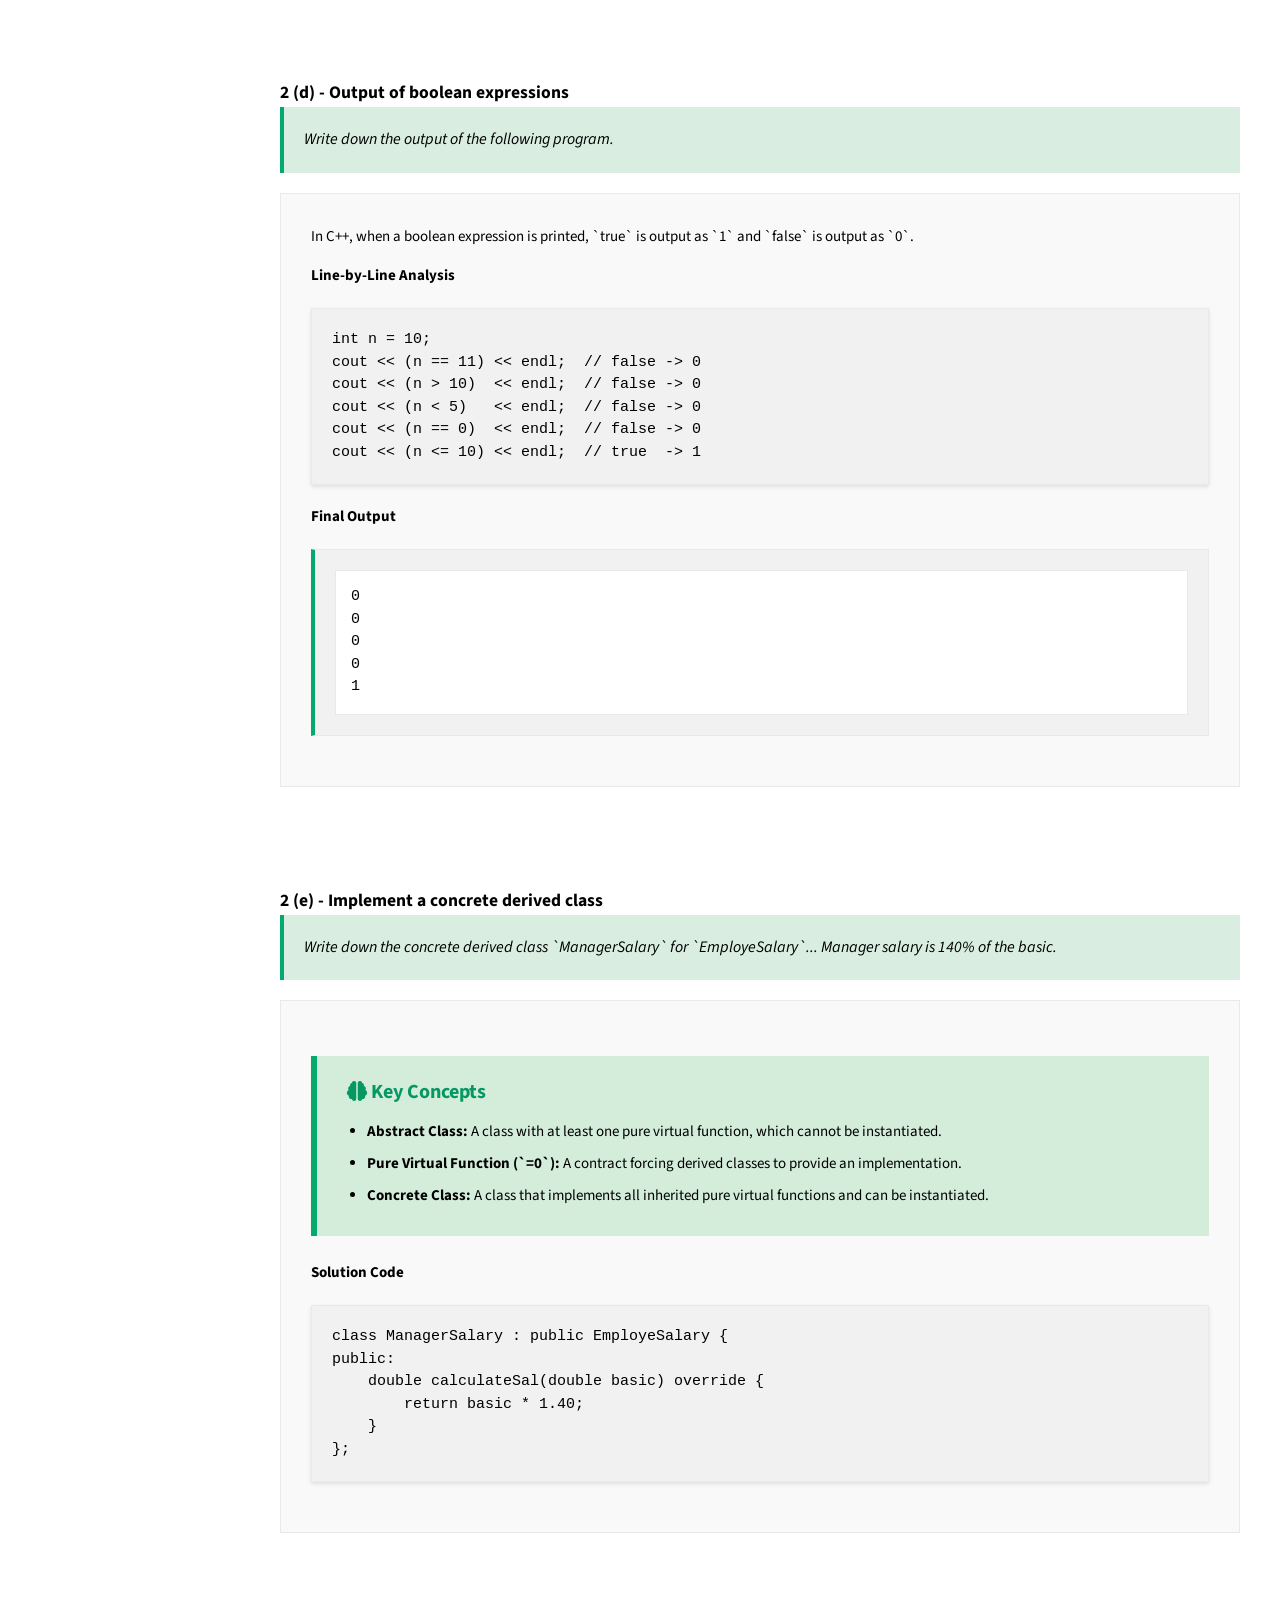
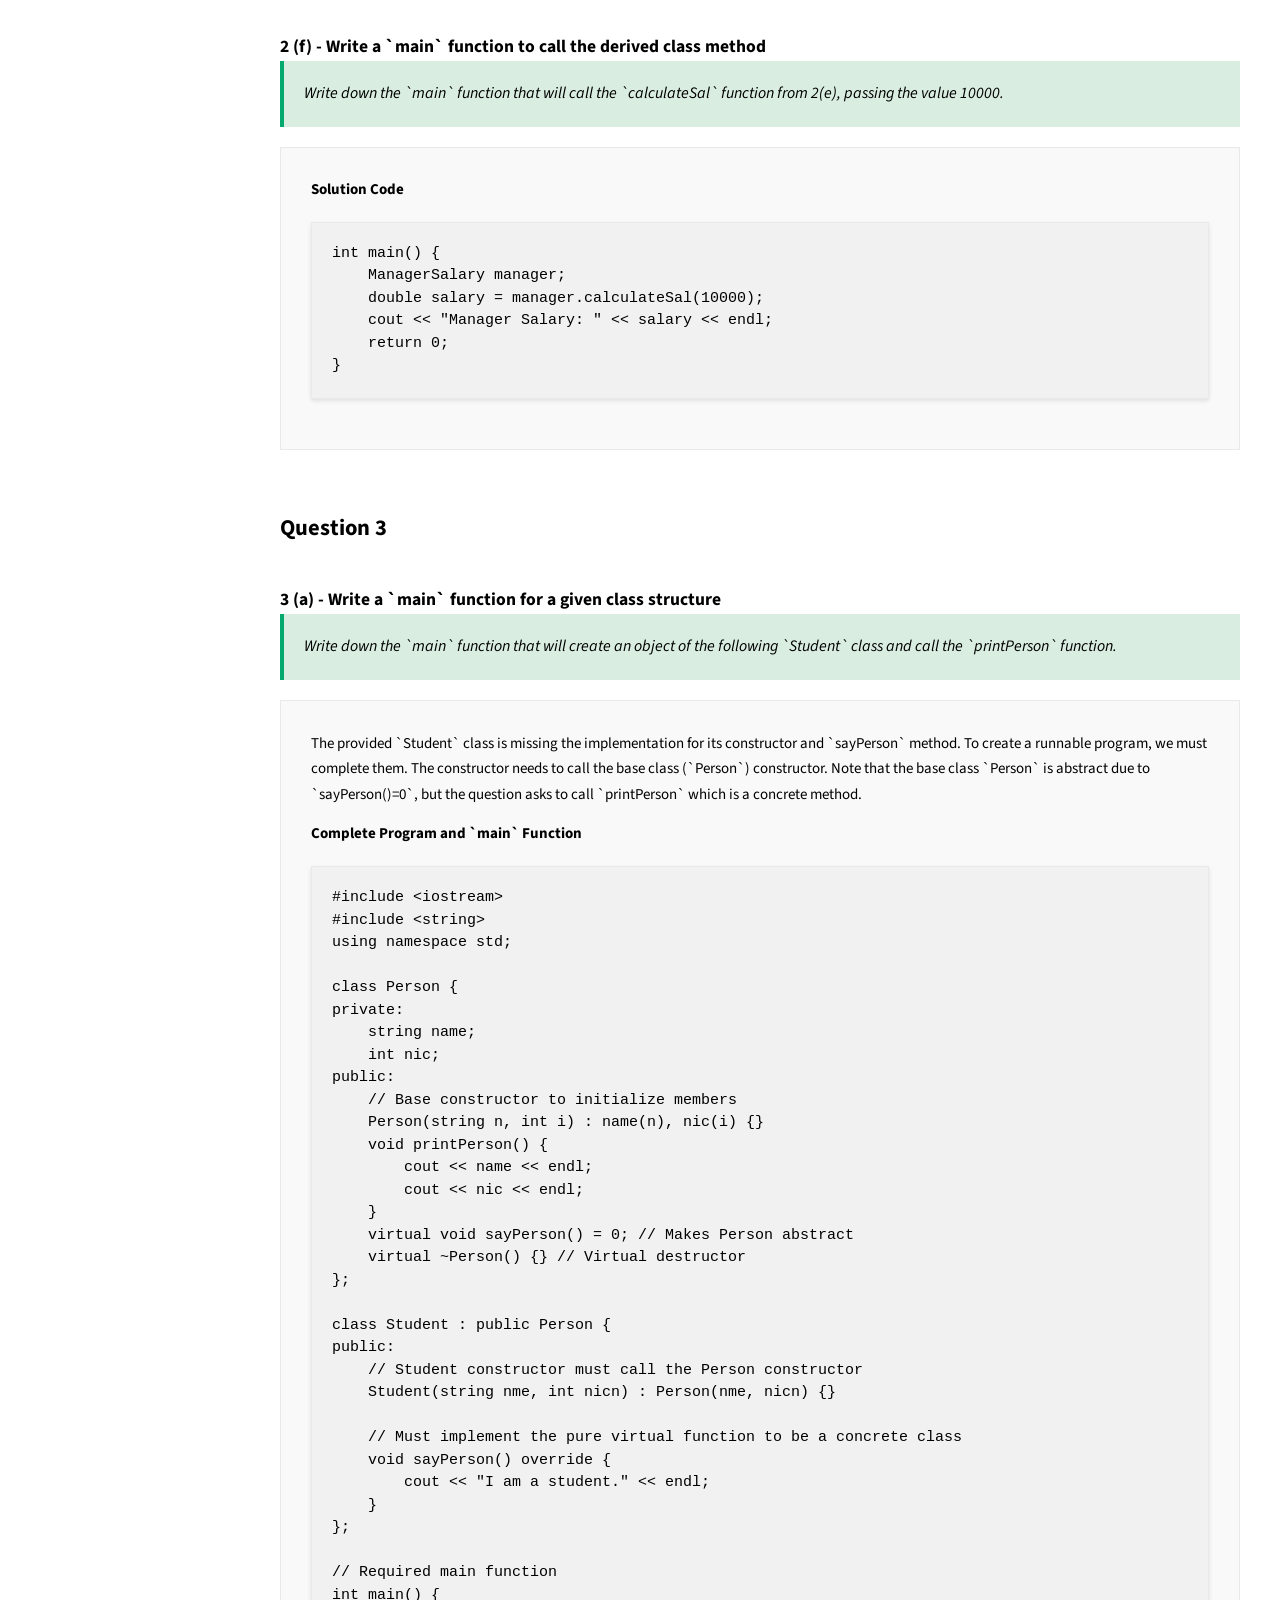
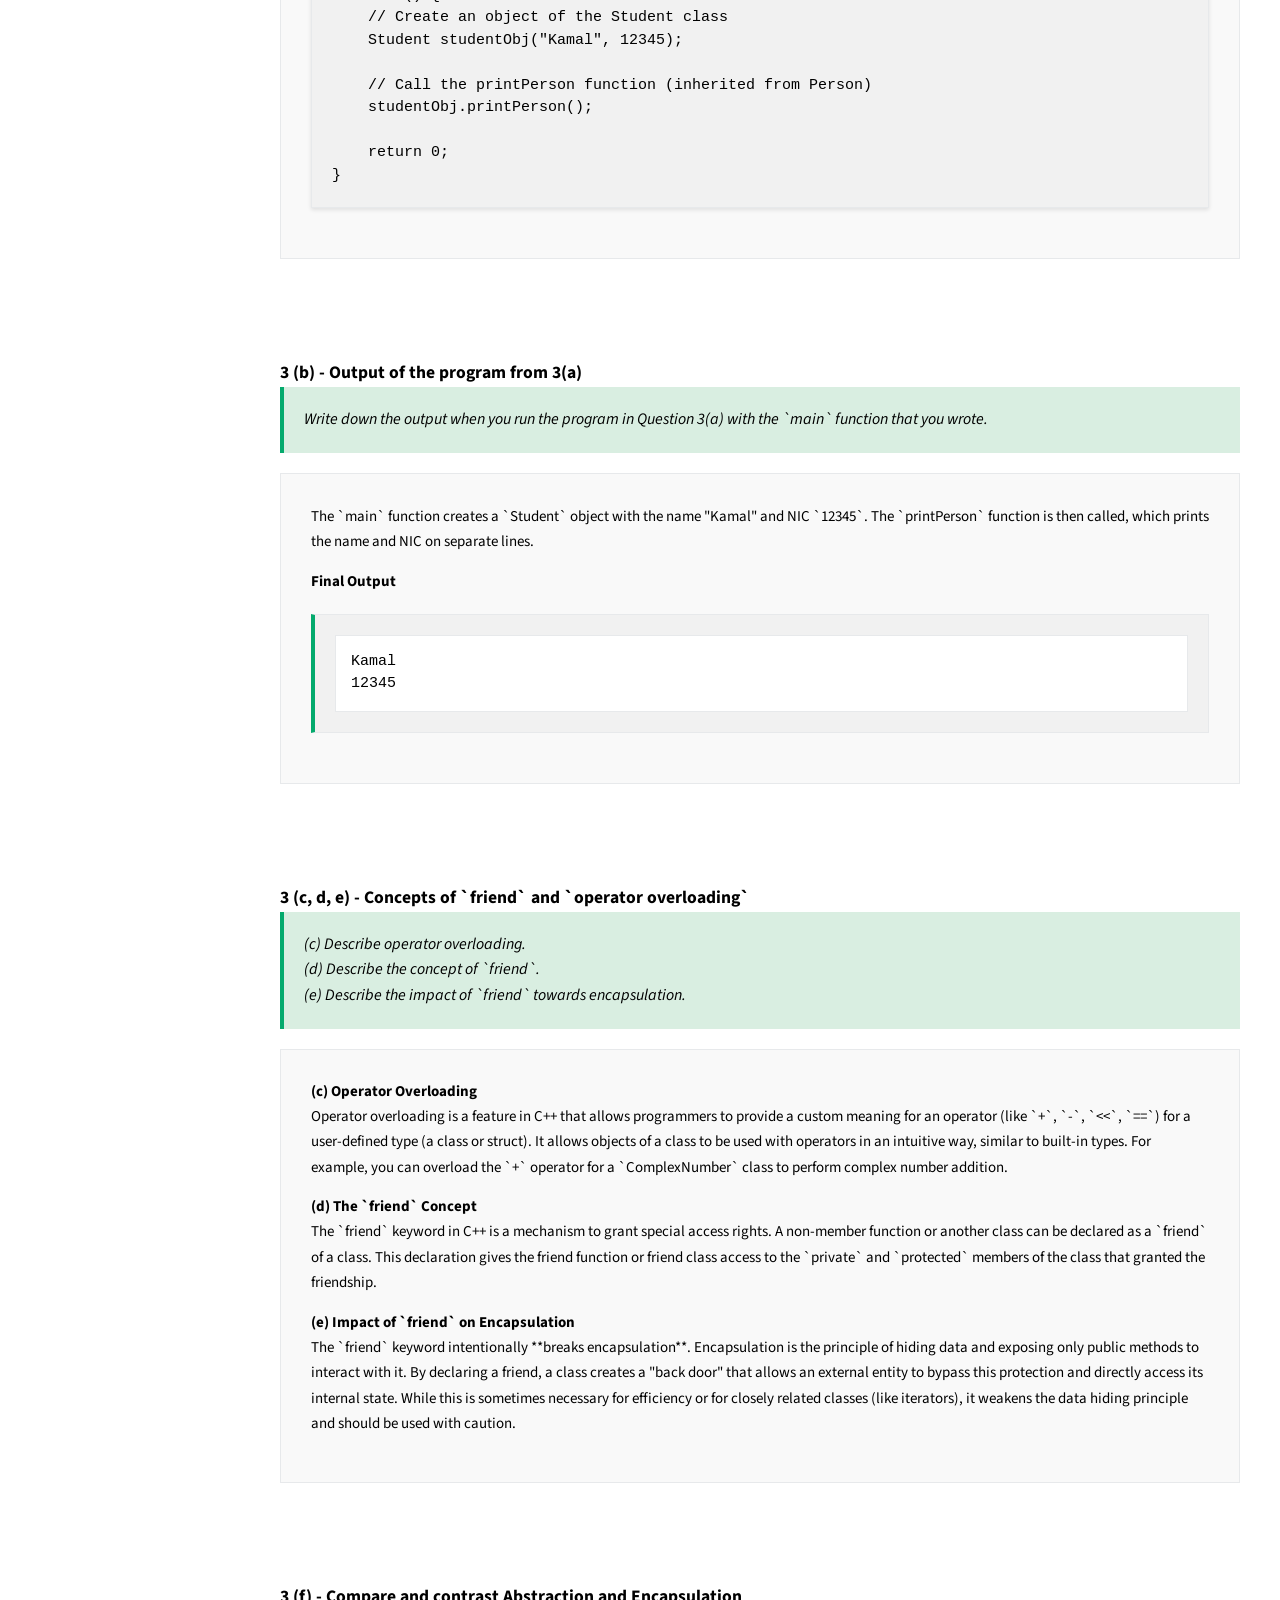
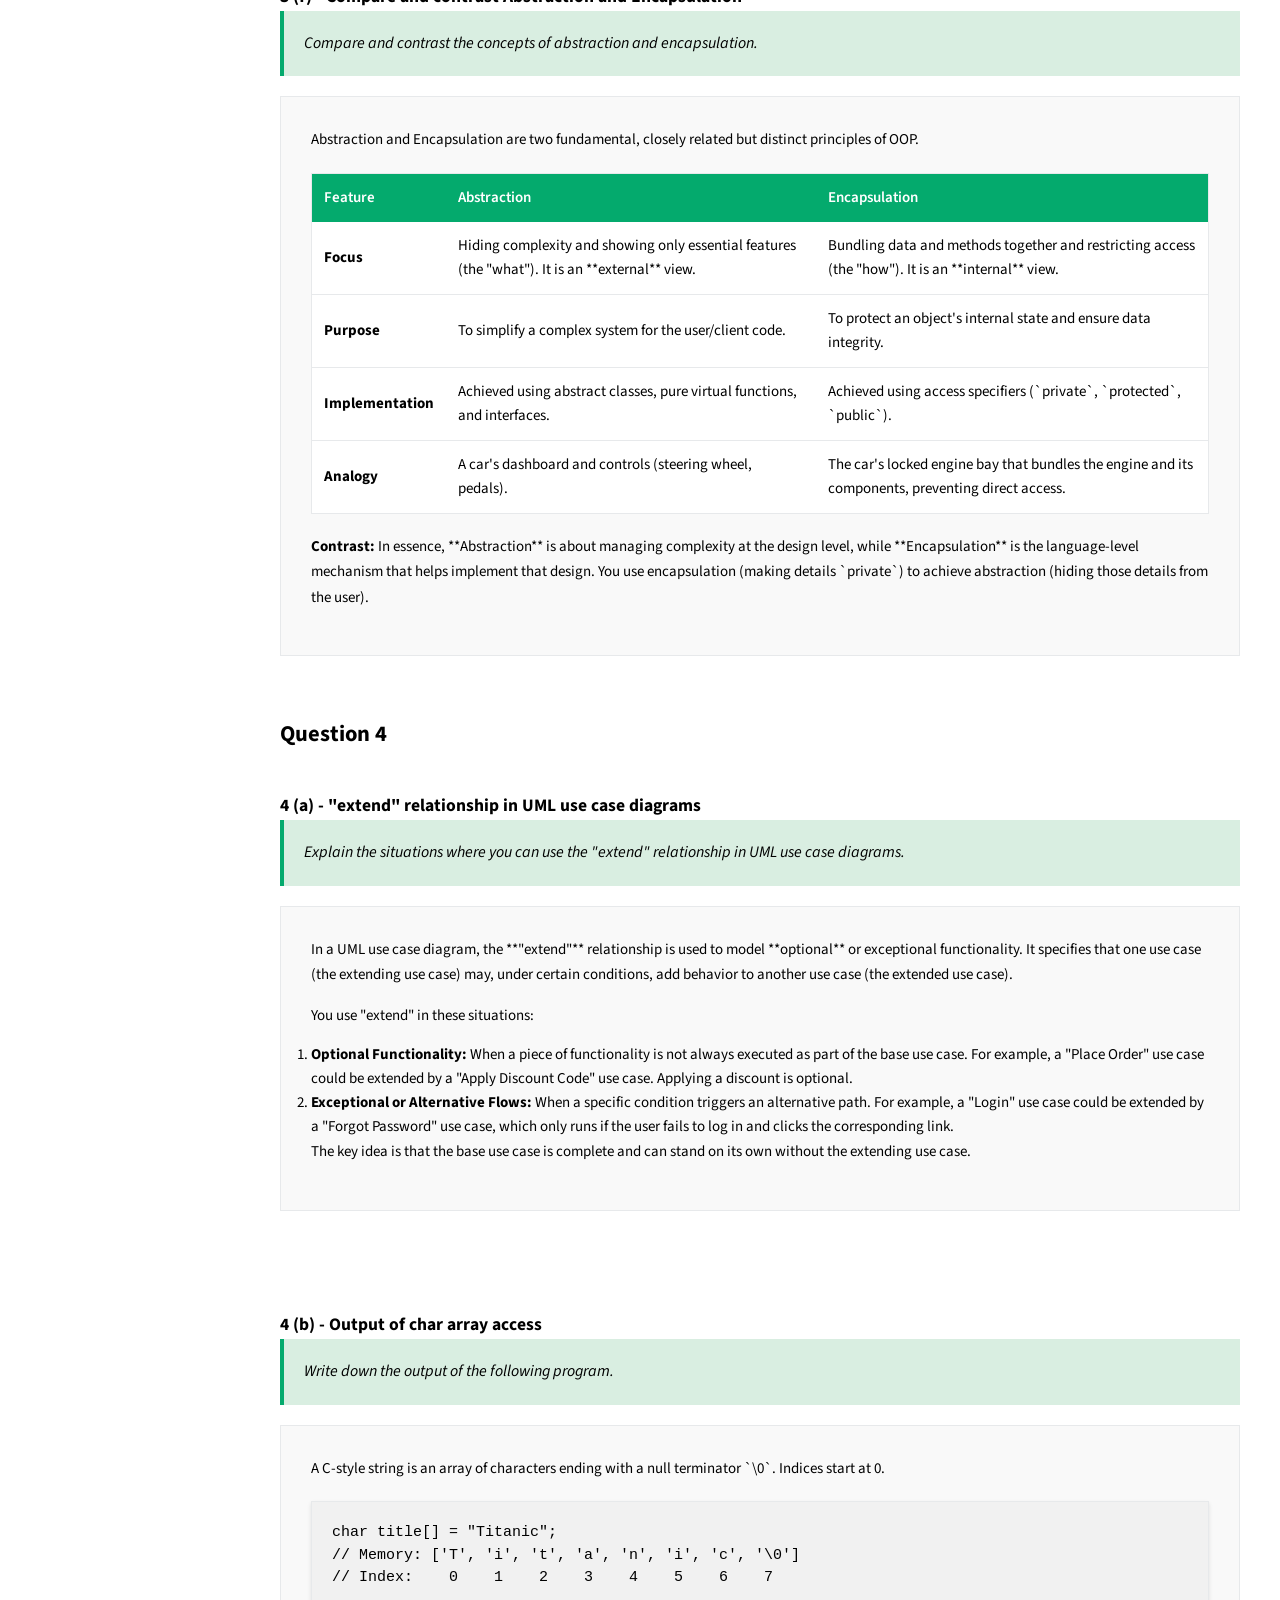
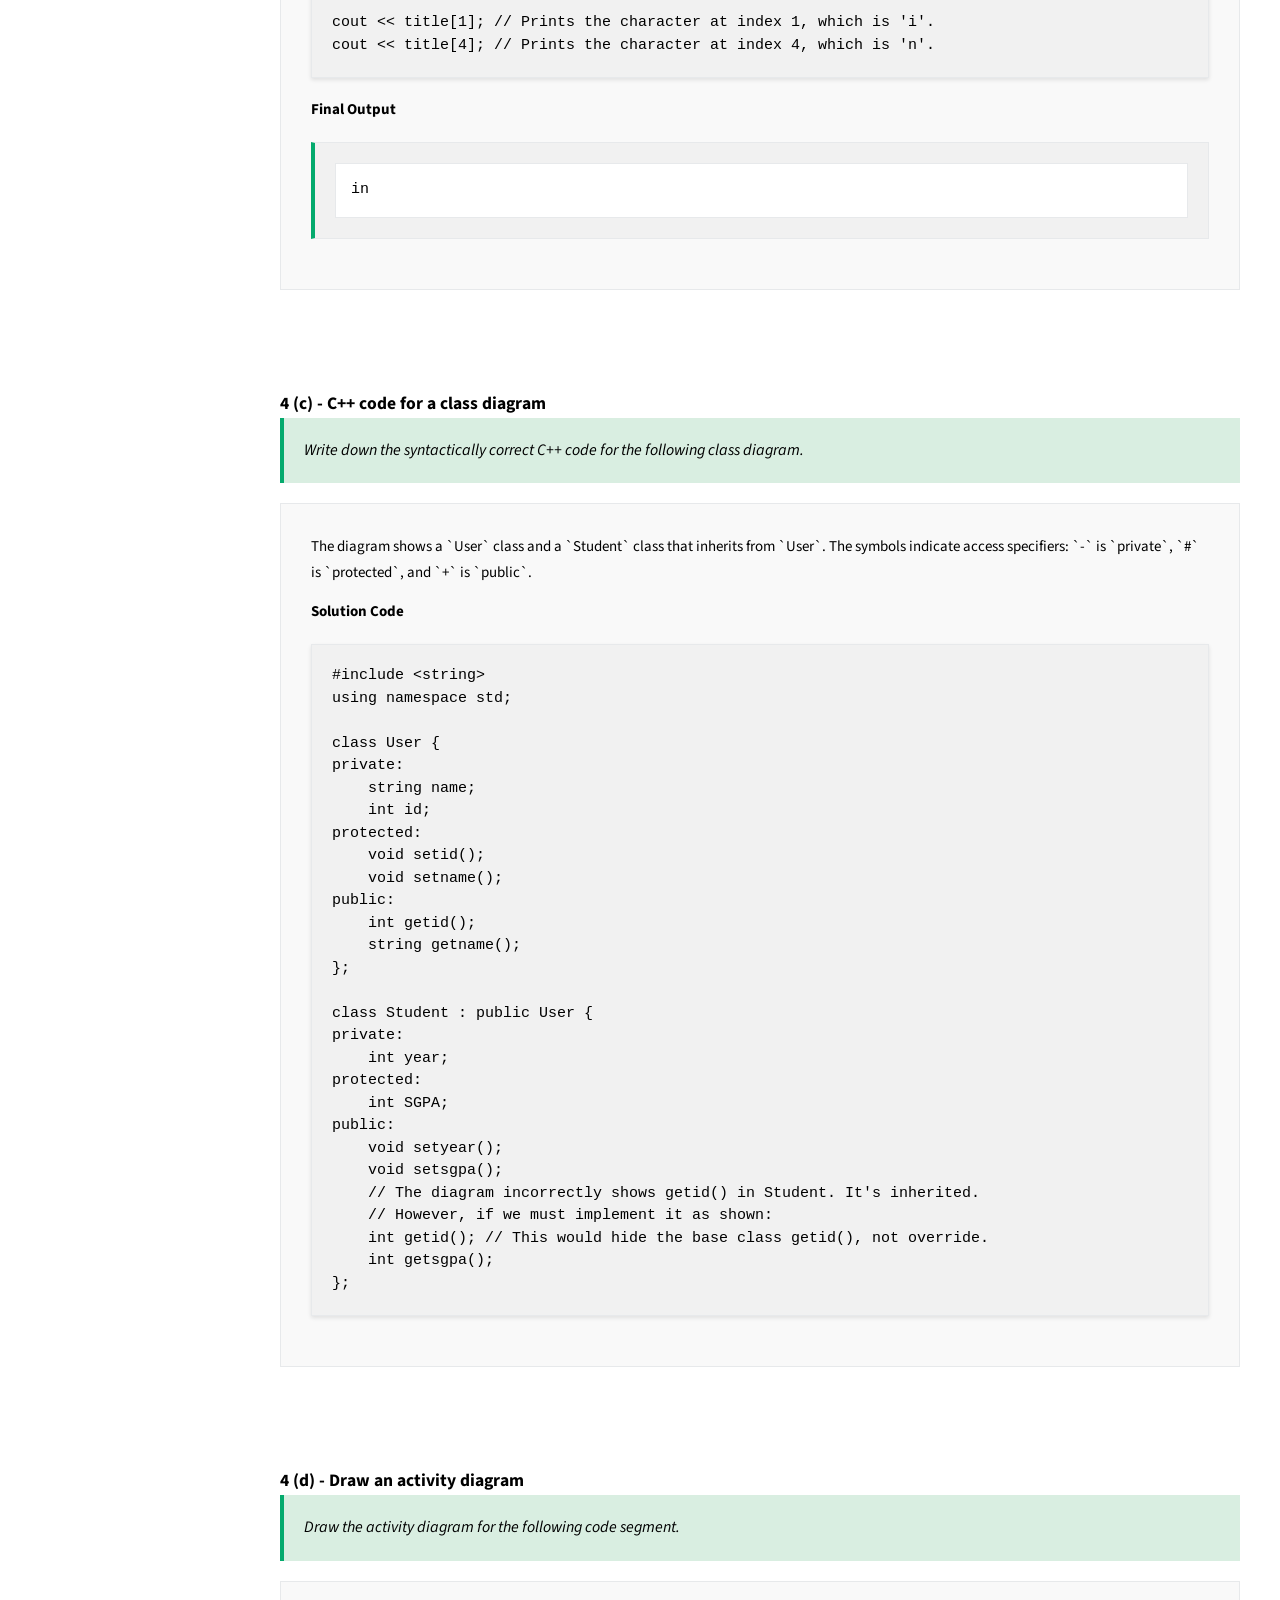
<file: Exam_Nov_2023_Solved.html>
<!DOCTYPE html>
<html lang="en">
<head>
    <meta charset="UTF-8">
    <meta name="viewport" content="width=device-width, initial-scale=1.0">
    <title>COM 1305 - Nov/Dec 2023 Solved Paper</title>
    <link rel="stylesheet" href="css/style.css">
    <link rel="stylesheet" href="https://cdnjs.cloudflare.com/ajax/libs/font-awesome/6.4.0/css/all.min.css">
</head>
<body>

<nav class="sidebar">
    <div class="sidebar-header">
        <h2>Nov/Dec 2023 Exam</h2>
    </div>
    <ul class="sidebar-nav">
        <li class="main-question"><a href="#q1">Question 1</a></li>
        <li class="main-question"><a href="#q2">Question 2</a></li>
        <li class="main-question"><a href="#q3">Question 3</a></li>
        <li class="main-question"><a href="#q4">Question 4</a></li>
        <li class="main-question"><a href="#q5">Question 5</a></li>
    </ul>
</nav>

<main class="main-content">
    <h1>COM 1305 – Object Oriented Programming: Solved Paper (Nov/Dec 2023)</h1>

    <!-- ======================= QUESTION 1 ======================= -->
    <section id="q1">
        <h2>Question 1</h2>

        <article id="q1a">
            <h3>1 (a) - Output of a basic program</h3>
            <div class="question-box">Write down the output of the following program.</div>
            <div class="answer-box">
                <div class="key-concepts-box">
                    <h4><i class="fa-solid fa-brain"></i> Key Concepts</h4>
                    <ul>
                        <li><strong>Integer Division:</strong> When dividing two integers in C++, the result is also an integer. Any fractional part is truncated (discarded), not rounded. For example, `100 / 3` is `33`, not `33.33`.</li>
                        <li><strong>`cout` Buffering:</strong> `cout` streams output consecutively without adding spaces or newlines unless explicitly told to do so.</li>
                    </ul>
                </div>
                <h4>Code and Analysis</h4>
                <div class="code-block">
                    <pre><code>int i = 100;
cout &lt;&lt; i/3;    // 100 divided by 3 is 33.33..., truncated to 33.
cout &lt;&lt; i/11;   // 100 divided by 11 is 9.09..., truncated to 9.</code></pre>
                </div>
                <p>The first `cout` prints `33`. The second `cout` prints `9` immediately after it.</p>
                <h4>Final Output</h4>
                <div class="output-box"><pre>339</pre></div>
            </div>
        </article>

        <article id="q1b">
            <h3>1 (b) - Output of constructor chaining</h3>
            <div class="question-box">Write down the output of the following program.</div>
            <div class="answer-box">
                <div class="key-concepts-box">
                    <h4><i class="fa-solid fa-brain"></i> Key Concepts</h4>
                    <ul>
                        <li><strong>Constructor Chaining:</strong> When a derived class object is created, the base class's constructor is called *first*, before the derived class's constructor body is executed.</li>
                        <li><strong>Default Constructor:</strong> If a constructor call doesn't specify arguments, the default (parameterless) constructor is used.</li>
                    </ul>
                </div>
                <h4>Execution Trace</h4>
                <ol>
                    <li><strong>`Child c;`</strong>
                        <ul>
                            <li>The `Child` object `c` is created.</li>
                            <li>Before `Child()` is called, its parent's default constructor `Parent()` is called. It prints "Parent()".</li>
                            <li>Then, the `Child()` default constructor is called. It prints "Child()".</li>
                        </ul>
                    </li>
                    <li><strong>`Child d("running");`</strong>
                        <ul>
                            <li>The `Child` object `d` is created with an argument.</li>
                            <li>Before `Child(string)` is called, its parent's default constructor `Parent()` is called. It prints "Parent()".</li>
                            <li>Then, the `Child(string)` constructor is called. It prints "Child() is running".</li>
                        </ul>
                    </li>
                </ol>
                <h4>Final Output</h4>
                <div class="output-box"><pre>Parent()
Child()
Parent()
Child() is running</pre></div>
            </div>
        </article>

        <article id="q1c">
            <h3>1 (c) - Explain a pointer in C++</h3>
            <div class="question-box">Explain what a pointer in C++ is.</div>
            <div class="answer-box">
                <p>A <strong>pointer</strong> in C++ is a special type of variable that does not store data directly but instead stores a **memory address**. Its purpose is to "point to" the location of another variable in memory.</p>
                <ul>
                    <li><strong>Declaration:</strong> It's declared using an asterisk (`*`), like `int* ptr;`. This means `ptr` is a variable that can hold the address of an integer.</li>
                    <li><strong>Address-of Operator (`&`):</strong> To get the memory address of a variable, you use the `&` operator (e.g., `ptr = &myVariable;`).</li>
                    <li><strong>Dereference Operator (`*`):</strong> To access the *value* at the address a pointer holds, you use the `*` operator again (e.g., `cout << *ptr;`).</li>
                </ul>
            </div>
        </article>

        <article id="q1d">
            <h3>1 (d) - Explain array out-of-bounds access</h3>
            <div class="question-box">Explain what happens when the following program is executed. You are not required to write down the output.</div>
            <div class="answer-box">
                <div class="key-concepts-box">
                    <h4><i class="fa-solid fa-brain"></i> Key Concepts</h4>
                    <ul>
                        <li><strong>Array Bounds:</strong> An array declared as `int array[2];` has valid indices `0` and `1`. The size is 2, but the maximum index is `size - 1`.</li>
                        <li><strong>Undefined Behavior:</strong> Accessing an array outside of its valid bounds is a serious error in C++. The C++ standard does not define what should happen. This is called "Undefined Behavior" (UB).</li>
                    </ul>
                </div>
                <h4>Explanation</h4>
                <p>The program declares an integer array named `array` with a size of 2. This means it has two valid memory locations: `array[0]` and `array[1]`.</p>
                <p>The code then attempts to access `array[3]` and `array[4]`. Both of these indices are **out of bounds** for the declared array.</p>
                <p>When this happens, the program exhibits **Undefined Behavior**. This means there is no guaranteed outcome. Possible consequences include:</p>
                <ol>
                    <li>The program might crash immediately with a segmentation fault.</li>
                    <li>It might print "garbage" values—random data from whatever happens to be in those adjacent memory locations.</li>
                    <li>It might seem to work correctly but silently corrupt other variables in the program, leading to strange bugs later on.</li>
                    <li>The output can be different every time the program is run or on different computers/compilers.</li>
                </ol>
                <p>In summary, the program attempts to read from memory locations it does not own, leading to unpredictable and dangerous behavior.</p>
            </div>
        </article>

        <article id="q1e">
            <h3>1 (e) - Output of pre/post increment and pointer operations</h3>
            <div class="question-box">Write down the output of the following code.</div>
            <div class="answer-box">
                <h4>Execution Trace</h4>
                <div class="code-block">
                <pre><code>int count = 10;
int *number = &count; // 'number' points to 'count'

// --- Line 1 ---
cout &lt;&lt; --count*count &lt;&lt; endl; // Prints 81

// --- Line 2 ---
cout &lt;&lt; ++count &lt;&lt; endl; // Prints 10

// --- Line 3 ---
cout &lt;&lt; count*count-- &lt;&lt; endl; // Prints 100

// --- Line 4 ---
cout &lt;&lt; count++ &lt;&lt; endl; // Prints 9

// --- Line 5 ---
*number = 20; // 'count' is set to 20

// --- Line 6 ---
cout &lt;&lt; ++count &lt;&lt; endl; // Prints 21

// --- Line 7 ---
cout &lt;&lt; count &lt;&lt; endl; // Prints 21

// --- Line 8 ---
cout &lt;&lt; count++ &lt;&lt; endl; // Prints 21

// --- Line 9 ---
cout &lt;&lt; ++*number &lt;&lt; endl; // Prints 23
</code></pre>
                </div>
                <h4>Final Output</h4>
                <div class="output-box"><pre>81
10
100
9
21
21
21
23</pre></div>
            </div>
        </article>

        <article id="q1f">
            <h3>1 (f) - Explain outputs of address-of operator</h3>
            <div class="question-box">Explain whether the outputs of the following program are similar or different.</div>
            <div class="answer-box">
                <h4>Explanation</h4>
                <p>The outputs will be **different**.</p>
                <p>The code declares two separate integer variables, `number` and `number2`. Even though `number2` is initialized with the *value* of `number`, they are distinct variables stored in separate locations in memory.</p>
                <ul>
                    <li>`cout << &number << endl;` prints the memory address of the variable `number`.</li>
                    <li>`cout << &number2 << endl;` prints the memory address of the variable `number2`.</li>
                </ul>
                <p>Since they are two different variables, the compiler allocates two different memory locations for them. Therefore, their memory addresses will be different.</p>
            </div>
        </article>
    </section>

    <!-- ======================= QUESTION 2 ======================= -->
    <section id="q2">
        <h2 style="margin-top: 60px;">Question 2</h2>

        <article id="q2a">
            <h3>2 (a) - Rewrite `for` loop using `while`</h3>
            <div class="question-box">Rewrite the following code segment using a `while()` loop.</div>
            <div class="answer-box">
                <h4>Original Code</h4>
                <div class="code-block"><pre><code>for(int i = 0; i < 10; i++)
    cout << i << endl;</code></pre></div>
                <h4>Rewritten Code</h4>
                <div class="code-block">
                    <pre><code>int i = 0;          // 1. Initialization before the loop
while (i < 10) {    // 2. Condition in the while statement
    cout << i << endl;
    i++;            // 3. Update at the end of the loop body
}</code></pre>
                </div>
            </div>
        </article>

        <article id="q2b">
            <h3>2 (b) - Output of expression with operator precedence</h3>
            <div class="question-box">Write down the output of the following program.</div>
            <div class="answer-box">
                <div class="key-concepts-box">
                    <h4><i class="fa-solid fa-brain"></i> Key Concepts: Operator Precedence</h4>
                    <ol>
                        <li>Parentheses `()`</li>
                        <li>Multiplication `*`, Division `/`, Modulus `%` (left-to-right)</li>
                        <li>Addition `+`, Subtraction `-` (left-to-right)</li>
                    </ol>
                </div>
                <h4>Expression Evaluation</h4>
                <div class="code-block">
<pre><code>n + 5/3*4 + 2 - 5 + (1 + 4%3)  // n is 10
// 1. Evaluate (): (1 + (4%3)) -> (1 + 1) -> 2
// Expression: 10 + 5/3*4 + 2 - 5 + 2

// 2. Evaluate *, /, % (left-to-right):
//    a. (5/3) -> 1 (integer division)
// Expression: 10 + 1*4 + 2 - 5 + 2
//    b. (1*4) -> 4
// Expression: 10 + 4 + 2 - 5 + 2

// 3. Evaluate +, - (left-to-right):
//    a. (10 + 4) -> 14
//    b. (14 + 2) -> 16
//    c. (16 - 5) -> 11
//    d. (11 + 2) -> 13
</code></pre>
                </div>
                <h4>Final Output</h4>
                <div class="output-box"><pre>13</pre></div>
            </div>
        </article>

        <article id="q2c">
            <h3>2 (c) - Output with string references</h3>
            <div class="question-box">Write down the output of the following program.</div>
            <div class="answer-box">
                <div class="key-concepts-box">
                    <h4><i class="fa-solid fa-brain"></i> Key Concepts</h4>
                    <ul>
                        <li><strong>Value Copy:</strong> `string refreshment = food;` creates a new, independent string. Changes to `food` will not affect `refreshment`.</li>
                        <li><strong>Reference (`&`):</strong> `string &meal = food;` does *not* create a new string. `meal` becomes another name (an alias) for the `food` variable.</li>
                    </ul>
                </div>
                <h4>Execution Trace</h4>
                <div class="code-block">
<pre><code>string food = "cake";        // food is "cake"
string &meal = food;         // meal is an alias for food. Both are "cake".
string refreshment = food;  // refreshment is a COPY. It is "cake".

food = "bread";              // 'food' is changed to "bread".
                             // Since 'meal' is an alias for 'food', 'meal' is also now "bread".
                             // 'refreshment' is an independent copy, so it remains "cake".

cout << food << endl;        // Prints "bread"
cout << meal << endl;        // Prints "bread"
cout << refreshment << endl; // Prints "cake"
</code></pre>
                </div>
                <h4>Final Output</h4>
                <div class="output-box"><pre>bread
bread
cake</pre></div>
            </div>
        </article>

        <article id="q2d">
            <h3>2 (d) - Output of boolean expressions</h3>
            <div class="question-box">Write down the output of the following program.</div>
            <div class="answer-box">
                <p>In C++, when a boolean expression is printed, `true` is output as `1` and `false` is output as `0`.</p>
                <h4>Line-by-Line Analysis</h4>
                <div class="code-block">
<pre><code>int n = 10;
cout << (n == 11) << endl;  // false -> 0
cout << (n > 10)  << endl;  // false -> 0
cout << (n < 5)   << endl;  // false -> 0
cout << (n == 0)  << endl;  // false -> 0
cout << (n <= 10) << endl;  // true  -> 1
</code></pre>
                </div>
                <h4>Final Output</h4>
                <div class="output-box"><pre>0
0
0
0
1</pre></div>
            </div>
        </article>

        <article id="q2e">
            <h3>2 (e) - Implement a concrete derived class</h3>
            <div class="question-box">Write down the concrete derived class `ManagerSalary` for `EmployeSalary`... Manager salary is 140% of the basic.</div>
            <div class="answer-box">
                <div class="key-concepts-box">
                    <h4><i class="fa-solid fa-brain"></i> Key Concepts</h4>
                    <ul>
                        <li><strong>Abstract Class:</strong> A class with at least one pure virtual function, which cannot be instantiated.</li>
                        <li><strong>Pure Virtual Function (`=0`):</strong> A contract forcing derived classes to provide an implementation.</li>
                        <li><strong>Concrete Class:</strong> A class that implements all inherited pure virtual functions and can be instantiated.</li>
                    </ul>
                </div>
                <h4>Solution Code</h4>
                <div class="code-block">
                    <pre><code>class ManagerSalary : public EmployeSalary {
public:
    double calculateSal(double basic) override {
        return basic * 1.40;
    }
};</code></pre>
                </div>
            </div>
        </article>

        <article id="q2f">
            <h3>2 (f) - Write a `main` function to call the derived class method</h3>
            <div class="question-box">Write down the `main` function that will call the `calculateSal` function from 2(e), passing the value 10000.</div>
            <div class="answer-box">
                <h4>Solution Code</h4>
                <div class="code-block">
                    <pre><code>int main() {
    ManagerSalary manager;
    double salary = manager.calculateSal(10000);
    cout << "Manager Salary: " << salary << endl;
    return 0;
}</code></pre>
                </div>
            </div>
        </article>
    </section>

    <!-- ======================= QUESTION 3 ======================= -->
    <section id="q3">
        <h2 style="margin-top: 60px;">Question 3</h2>

        <article id="q3a">
            <h3>3 (a) - Write a `main` function for a given class structure</h3>
            <div class="question-box">Write down the `main` function that will create an object of the following `Student` class and call the `printPerson` function.</div>
            <div class="answer-box">
                <p>The provided `Student` class is missing the implementation for its constructor and `sayPerson` method. To create a runnable program, we must complete them. The constructor needs to call the base class (`Person`) constructor. Note that the base class `Person` is abstract due to `sayPerson()=0`, but the question asks to call `printPerson` which is a concrete method.</p>
                <h4>Complete Program and `main` Function</h4>
                <div class="code-block">
<pre><code>#include &lt;iostream&gt;
#include &lt;string&gt;
using namespace std;

class Person {
private:
    string name;
    int nic;
public:
    // Base constructor to initialize members
    Person(string n, int i) : name(n), nic(i) {}
    void printPerson() {
        cout << name << endl;
        cout << nic << endl;
    }
    virtual void sayPerson() = 0; // Makes Person abstract
    virtual ~Person() {} // Virtual destructor
};

class Student : public Person {
public:
    // Student constructor must call the Person constructor
    Student(string nme, int nicn) : Person(nme, nicn) {}

    // Must implement the pure virtual function to be a concrete class
    void sayPerson() override {
        cout << "I am a student." << endl;
    }
};

// Required main function
int main() {
    // Create an object of the Student class
    Student studentObj("Kamal", 12345);

    // Call the printPerson function (inherited from Person)
    studentObj.printPerson();

    return 0;
}
</code></pre>
                </div>
            </div>
        </article>

        <article id="q3b">
            <h3>3 (b) - Output of the program from 3(a)</h3>
            <div class="question-box">Write down the output when you run the program in Question 3(a) with the `main` function that you wrote.</div>
            <div class="answer-box">
                <p>The `main` function creates a `Student` object with the name "Kamal" and NIC `12345`. The `printPerson` function is then called, which prints the name and NIC on separate lines.</p>
                <h4>Final Output</h4>
                <div class="output-box"><pre>Kamal
12345</pre></div>
            </div>
        </article>

        <article id="q3c_d_e">
            <h3>3 (c, d, e) - Concepts of `friend` and `operator overloading`</h3>
            <div class="question-box">
                (c) Describe operator overloading.<br>
                (d) Describe the concept of `friend`.<br>
                (e) Describe the impact of `friend` towards encapsulation.
            </div>
            <div class="answer-box">
                <h4>(c) Operator Overloading</h4>
                <p>Operator overloading is a feature in C++ that allows programmers to provide a custom meaning for an operator (like `+`, `-`, `<<`, `==`) for a user-defined type (a class or struct). It allows objects of a class to be used with operators in an intuitive way, similar to built-in types. For example, you can overload the `+` operator for a `ComplexNumber` class to perform complex number addition.</p>

                <h4>(d) The `friend` Concept</h4>
                <p>The `friend` keyword in C++ is a mechanism to grant special access rights. A non-member function or another class can be declared as a `friend` of a class. This declaration gives the friend function or friend class access to the `private` and `protected` members of the class that granted the friendship.</p>

                <h4>(e) Impact of `friend` on Encapsulation</h4>
                <p>The `friend` keyword intentionally **breaks encapsulation**. Encapsulation is the principle of hiding data and exposing only public methods to interact with it. By declaring a friend, a class creates a "back door" that allows an external entity to bypass this protection and directly access its internal state. While this is sometimes necessary for efficiency or for closely related classes (like iterators), it weakens the data hiding principle and should be used with caution.</p>
            </div>
        </article>

        <article id="q3f">
            <h3>3 (f) - Compare and contrast Abstraction and Encapsulation</h3>
            <div class="question-box">Compare and contrast the concepts of abstraction and encapsulation.</div>
            <div class="answer-box">
                <p>Abstraction and Encapsulation are two fundamental, closely related but distinct principles of OOP.</p>
                <table>
                    <thead><tr><th>Feature</th><th>Abstraction</th><th>Encapsulation</th></tr></thead>
                    <tbody>
                    <tr><td><strong>Focus</strong></td><td>Hiding complexity and showing only essential features (the "what"). It is an **external** view.</td><td>Bundling data and methods together and restricting access (the "how"). It is an **internal** view.</td></tr>
                    <tr><td><strong>Purpose</strong></td><td>To simplify a complex system for the user/client code.</td><td>To protect an object's internal state and ensure data integrity.</td></tr>
                    <tr><td><strong>Implementation</strong></td><td>Achieved using abstract classes, pure virtual functions, and interfaces.</td><td>Achieved using access specifiers (`private`, `protected`, `public`).</td></tr>
                    <tr><td><strong>Analogy</strong></td><td>A car's dashboard and controls (steering wheel, pedals).</td><td>The car's locked engine bay that bundles the engine and its components, preventing direct access.</td></tr>
                    </tbody>
                </table>
                <p><strong>Contrast:</strong> In essence, **Abstraction** is about managing complexity at the design level, while **Encapsulation** is the language-level mechanism that helps implement that design. You use encapsulation (making details `private`) to achieve abstraction (hiding those details from the user).</p>
            </div>
        </article>
    </section>

    <!-- ======================= QUESTION 4 ======================= -->
    <section id="q4">
        <h2 style="margin-top: 60px;">Question 4</h2>

        <article id="q4a">
            <h3>4 (a) - "extend" relationship in UML use case diagrams</h3>
            <div class="question-box">Explain the situations where you can use the "extend" relationship in UML use case diagrams.</div>
            <div class="answer-box">
                <p>In a UML use case diagram, the **"extend"** relationship is used to model **optional** or exceptional functionality. It specifies that one use case (the extending use case) may, under certain conditions, add behavior to another use case (the extended use case).</p>
                <p>You use "extend" in these situations:</p>
                <ol>
                    <li><strong>Optional Functionality:</strong> When a piece of functionality is not always executed as part of the base use case. For example, a "Place Order" use case could be extended by a "Apply Discount Code" use case. Applying a discount is optional.</li>
                    <li><strong>Exceptional or Alternative Flows:</strong> When a specific condition triggers an alternative path. For example, a "Login" use case could be extended by a "Forgot Password" use case, which only runs if the user fails to log in and clicks the corresponding link.</li>
                </ol>
                <p>The key idea is that the base use case is complete and can stand on its own without the extending use case.</p>
            </div>
        </article>

        <article id="q4b">
            <h3>4 (b) - Output of char array access</h3>
            <div class="question-box">Write down the output of the following program.</div>
            <div class="answer-box">
                <p>A C-style string is an array of characters ending with a null terminator `\0`. Indices start at 0.</p>
                <div class="code-block">
<pre><code>char title[] = "Titanic";
// Memory: ['T', 'i', 't', 'a', 'n', 'i', 'c', '\0']
// Index:    0    1    2    3    4    5    6    7

cout << title[1]; // Prints the character at index 1, which is 'i'.
cout << title[4]; // Prints the character at index 4, which is 'n'.
</code></pre>
                </div>
                <h4>Final Output</h4>
                <div class="output-box"><pre>in</pre></div>
            </div>
        </article>

        <article id="q4c">
            <h3>4 (c) - C++ code for a class diagram</h3>
            <div class="question-box">Write down the syntactically correct C++ code for the following class diagram.</div>
            <div class="answer-box">
                <p>The diagram shows a `User` class and a `Student` class that inherits from `User`. The symbols indicate access specifiers: `-` is `private`, `#` is `protected`, and `+` is `public`.</p>
                <h4>Solution Code</h4>
                <div class="code-block">
<pre><code>#include &lt;string&gt;
using namespace std;

class User {
private:
    string name;
    int id;
protected:
    void setid();
    void setname();
public:
    int getid();
    string getname();
};

class Student : public User {
private:
    int year;
protected:
    int SGPA;
public:
    void setyear();
    void setsgpa();
    // The diagram incorrectly shows getid() in Student. It's inherited.
    // However, if we must implement it as shown:
    int getid(); // This would hide the base class getid(), not override.
    int getsgpa();
};
</code></pre>
                </div>
        </article>

        <article id="q4d">
            <h3>4 (d) - Draw an activity diagram</h3>
            <div class="question-box">Draw the activity diagram for the following code segment.</div>
            <div class="answer-box">
                <p>The code segment has a complex `if` condition and nested `for` loops.</p>
                <div class="diagram-box">
                    <h4>Activity Diagram</h4>
                    <svg width="400" height="600" xmlns="http://www.w3.org/2000/svg">
                        <style>
                            .activity-start { fill: black; }
                            .activity-end { fill: black; stroke: white; stroke-width: 3; }
                            .action { rx: 10; fill: #e3f2fd; stroke: #1565c0; }
                            .decision { fill: #fff3e0; stroke: #ef6c00; }
                            .arrow { stroke: black; stroke-width: 1.5; fill: none; marker-end: url(#arrowhead); }
                        </style>
                        <defs><marker id="arrowhead" viewBox="0 -5 10 10" refX="5" refY="0" markerWidth="6" markerHeight="6" orient="auto"><path d="M0,-5L10,0L0,5"></path></marker></defs>

                        <circle cx="200" cy="30" r="10" class="activity-start"/>
                        <path d="M200,40 V 70" class="arrow"/>
                        <rect x="100" y="70" width="200" height="40" class="action"/><text x="200" y="95" text-anchor="middle">i = 10; j = 20;</text>
                        <path d="M200,110 V 140" class="arrow"/>
                        <path d="M150,180 L200,140 L250,180 L200,220 Z" class="decision"/>
                        <text x="200" y="185" text-anchor="middle">i &lt; 20 && i > 5 || j > 5</text>

                        <path d="M250,180 H 350 V 250" class="arrow"/><text x="280" y="175">[false]</text>
                        <path d="M200,220 V 250" class="arrow"/><text x="210" y="240">[true]</text>

                        <rect x="100" y="250" width="200" height="40" class="action"/><text x="200" y="275" text-anchor="middle">for (k = i; k > 0; k--)</text>
                        <path d="M200,290 V 320" class="arrow"/>
                        <rect x="100" y="320" width="200" height="40" class="action"/><text x="200" y="345" text-anchor="middle">for (l = j; l < 30; l++)</text>
                        <path d="M200,360 V 390" class="arrow"/>
                        <rect x="100" y="390" width="200" height="40" class="action"/><text x="200" y="415" text-anchor="middle">cout << l << endl;</text>

                        <path d="M100,410 V 340 H 100" class="arrow"/>
                        <path d="M100,270 V 200 H 100" class="arrow"/>

                        <circle cx="350" cy="550" r="12" class="activity-end"/>
                        <circle cx="350" cy="550" r="8" fill="white" stroke="black" stroke-width="1.5"/>

                        <path d="M300,410 H 350 V 538" class="arrow"/>
                        <path d="M350,250 V 538" class="arrow"/>
                    </svg>
                </div>
            </div>
        </article>

        <article id="q4e_f">
            <h3>4 (e, f) - Code output and implementation</h3>
            <div class="question-box">
                (e) Considering the code in 4(d), write down the output.<br>
                (f) Write down the C++ code for the following diagram (flowchart).
            </div>
            <div class="answer-box">
                <h4>(e) Output of code segment in 4(d)</h4>
                <p>The `if` condition is `(10 < 20 && 10 > 5 || 20 > 5)`. This simplifies to `(true && true || true)`, which is `true`. The loops will execute.</p>
                <ul>
                    <li>The outer `k` loop runs from 10 down to 1.</li>
                    <li>For each of those 10 iterations, the inner `l` loop runs. `j` is 20, so `l` goes from 20 to 29.</li>
                    <li>The inner loop `cout << l << endl;` will print the numbers 20 through 29, each on a new line.</li>
                    <li>This sequence will repeat 10 times (for each value of `k`).</li>
                </ul>
                <p>The output will be the numbers 20 to 29 printed vertically, and this entire block of 10 numbers will be repeated 10 times.</p>

                <h4>(f) C++ Code for Flowchart</h4>
                <p>The flowchart describes a loop that modifies a variable `a`.</p>
                <div class="code-block">
<pre><code>#include &lt;iostream&gt;
using namespace std;

int main() {
    int a = 5;
    while (a > 0) {
        if (a == 2) {
            cout << 2 << endl;
        } else if (a == 4) {
            cout << 4 << endl;
        } else {
            cout << 6 << endl;
        }
        a = a + 1;
        // This creates an infinite loop as 'a' will never be <= 0.
        // Assuming the arrow from a=a+1 should point back to the a>0 check.
    }
    // "exit"
    return 0;
}
</code></pre>
                    <div class="key-concepts-box"><h4>Note on the flowchart</h4>The flowchart as drawn contains a logical flaw. If `a` starts at 5 and is always incremented, the condition `a > 0` will never be false, leading to an infinite loop. The code above is a direct translation.</div>
                </div>
            </div>
        </article>
    </section>

    <!-- ======================= QUESTION 5 ======================= -->
    <section id="q5">
        <h2 style="margin-top: 60px;">Question 5</h2>

        <article id="q5a">
            <h3>5 (a) - Describe Polymorphism</h3>
            <div class="question-box">Describe the concept of polymorphism with examples.</div>
            <div class="answer-box">
                <p>Polymorphism means "many forms". It's a core OOP principle that allows objects of different classes to be treated as objects of a common base class. The most powerful form is **run-time polymorphism**, achieved through `virtual` functions and inheritance.</p>
                <p>It allows a single interface (a base class pointer) to represent different underlying forms (derived class objects). The same function call (`ptr->doAction()`) can execute different code depending on the actual type of the object `ptr` is pointing to at that moment.</p>
                <h4>Example</h4>
                <div class="code-block"><pre><code>class Shape { public: virtual void draw() = 0; };
class Circle : public Shape { public: void draw() override { cout << "Draw Circle"; } };
class Square : public Shape { public: void draw() override { cout << "Draw Square"; } };

void drawAnyShape(Shape* s) {
    s->draw(); // This one line can draw a Circle or a Square
}
</code></pre></div>
            </div>
        </article>

        <article id="q5b">
            <h3>5 (b) - Output of a program with static members</h3>
            <div class="question-box">Write down the output of the following program.</div>
            <div class="answer-box">
                <div class="key-concepts-box">
                    <h4><i class="fa-solid fa-brain"></i> Key Concepts</h4>
                    <ul>
                        <li><strong>`static` member variable:</strong> Belongs to the class, not an object. All objects share one instance.</li>
                        <li><strong>Instance member variable:</strong> Each object gets its own private copy.</li>
                    </ul>
                </div>
                <h4>Execution Trace</h4>
                <div class="code-block"><pre><code>// static int a is shared. A::a is 0 initially.
A f1, f2; // Two objects created. f1.b and f2.b are separate.

f1.setA(1); // The one shared 'a' becomes 1.
f1.setB(3); // f1's private 'b' becomes 3.

f2.setA(2); // The one shared 'a' is now overwritten and becomes 2.
f2.setB(4); // f2's private 'b' becomes 4.

f1.printVal();
// Prints shared 'a', which is now 2.
// Prints f1's private 'b', which is 3.

f2.printVal();
// Prints shared 'a', which is still 2.
// Prints f2's private 'b', which is 4.
</code></pre></div>
                <h4>Final Output</h4>
                <div class="output-box"><pre>2
3
2
4</pre></div>
            </div>
        </article>

        <article id="q5c">
            <h3>5 (c) - Differences between global and local variables</h3>
            <div class="question-box">Describe the differences between global variables and local variables in C++.</div>
            <div class="answer-box">
                <table>
                    <thead><tr><th>Feature</th><th>Global Variable</th><th>Local Variable</th></tr></thead>
                    <tbody>
                    <tr><td><strong>Scope</strong></td><td>Visible to all functions in the file from the point of declaration.</td><td>Visible only within the function or block (`{}`) where it is declared.</td></tr>
                    <tr><td><strong>Lifetime</strong></td><td>Exists for the entire duration of the program's execution.</td><td>Created when the function/block is entered and destroyed when it is exited.</td></tr>
                    <tr><td><strong>Default Value</strong></td><td>Automatically initialized to zero (or its equivalent) if not explicitly initialized.</td><td>Not initialized by default. Contains a garbage value if not explicitly initialized.</td></tr>
                    <tr><td><strong>Usage</strong></td><td>Should be used sparingly as they can make code hard to debug and maintain due to potential modification from anywhere.</td><td>Preferred for most tasks as they limit scope and prevent unintended side effects.</td></tr>
                    </tbody>
                </table>
            </div>
        </article>

        <article id="q5d">
            <h3>5 (d) - Describe the three types of inheritance</h3>
            <div class="question-box">Describe the three (03) types of inheritance.</div>
            <div class="answer-box">
                <ol>
                    <li>
                        <strong>Single Inheritance:</strong> This is the simplest form, where a derived class inherits from only **one** base class. It represents a straightforward "is-a" relationship (e.g., a `Car` is a `Vehicle`).
                    </li>
                    <li>
                        <strong>Multiple Inheritance:</strong> A derived class inherits from **two or more** base classes simultaneously. This allows the derived class to combine the features of all its parents (e.g., a `FlyingCar` could inherit from both `Car` and `Airplane`).
                    </li>
                    <li>
                        <strong>Multilevel Inheritance:</strong> A derived class is created from another derived class, forming a chain of inheritance (e.g., `Animal` -> `Mammal` -> `Dog`). The final class in the chain inherits properties from all its ancestors.
                    </li>
                </ol>
            </div>
        </article>

        <article id="q5e">
            <h3>5 (e) - Output of a program with struct and pointers</h3>
            <div class="question-box">Write down the output of the following program.</div>
            <div class="answer-box">
                <h4>Execution Trace</h4>
                <div class="code-block"><pre><code>book book1;
book1.bookID = 152912;
int i = 40;
book1.numOfCopies = &i; // The pointer 'numOfCopies' now holds the address of 'i'.

cout << book1.bookID << endl;      // Prints the value of bookID: 152912
cout << *book1.numOfCopies;      // Dereferences the pointer, printing the value of 'i': 40
</code></pre></div>
                <h4>Final Output</h4>
                <div class="output-box"><pre>152912
40</pre></div>
            </div>
        </article>

    </section>

</main>

<script src="js/script.js"></script>
</body>
</html>
</file>
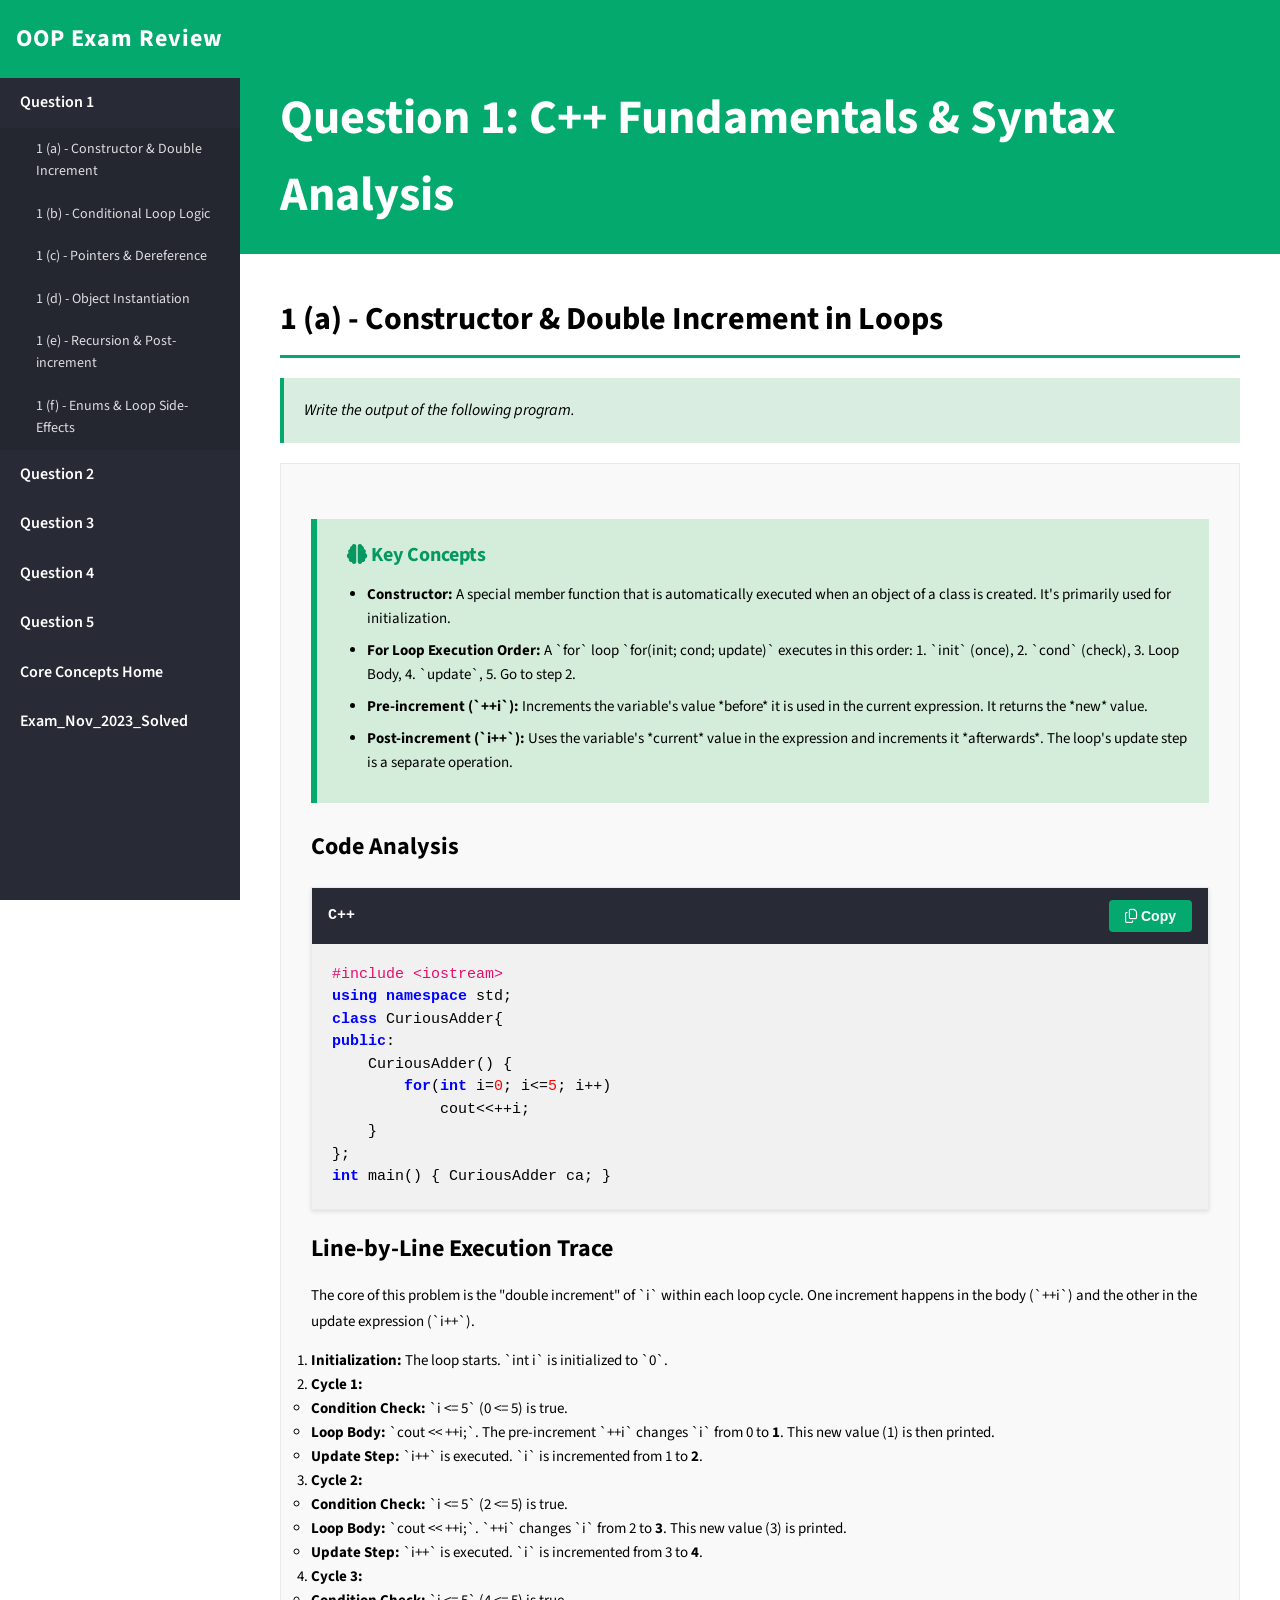
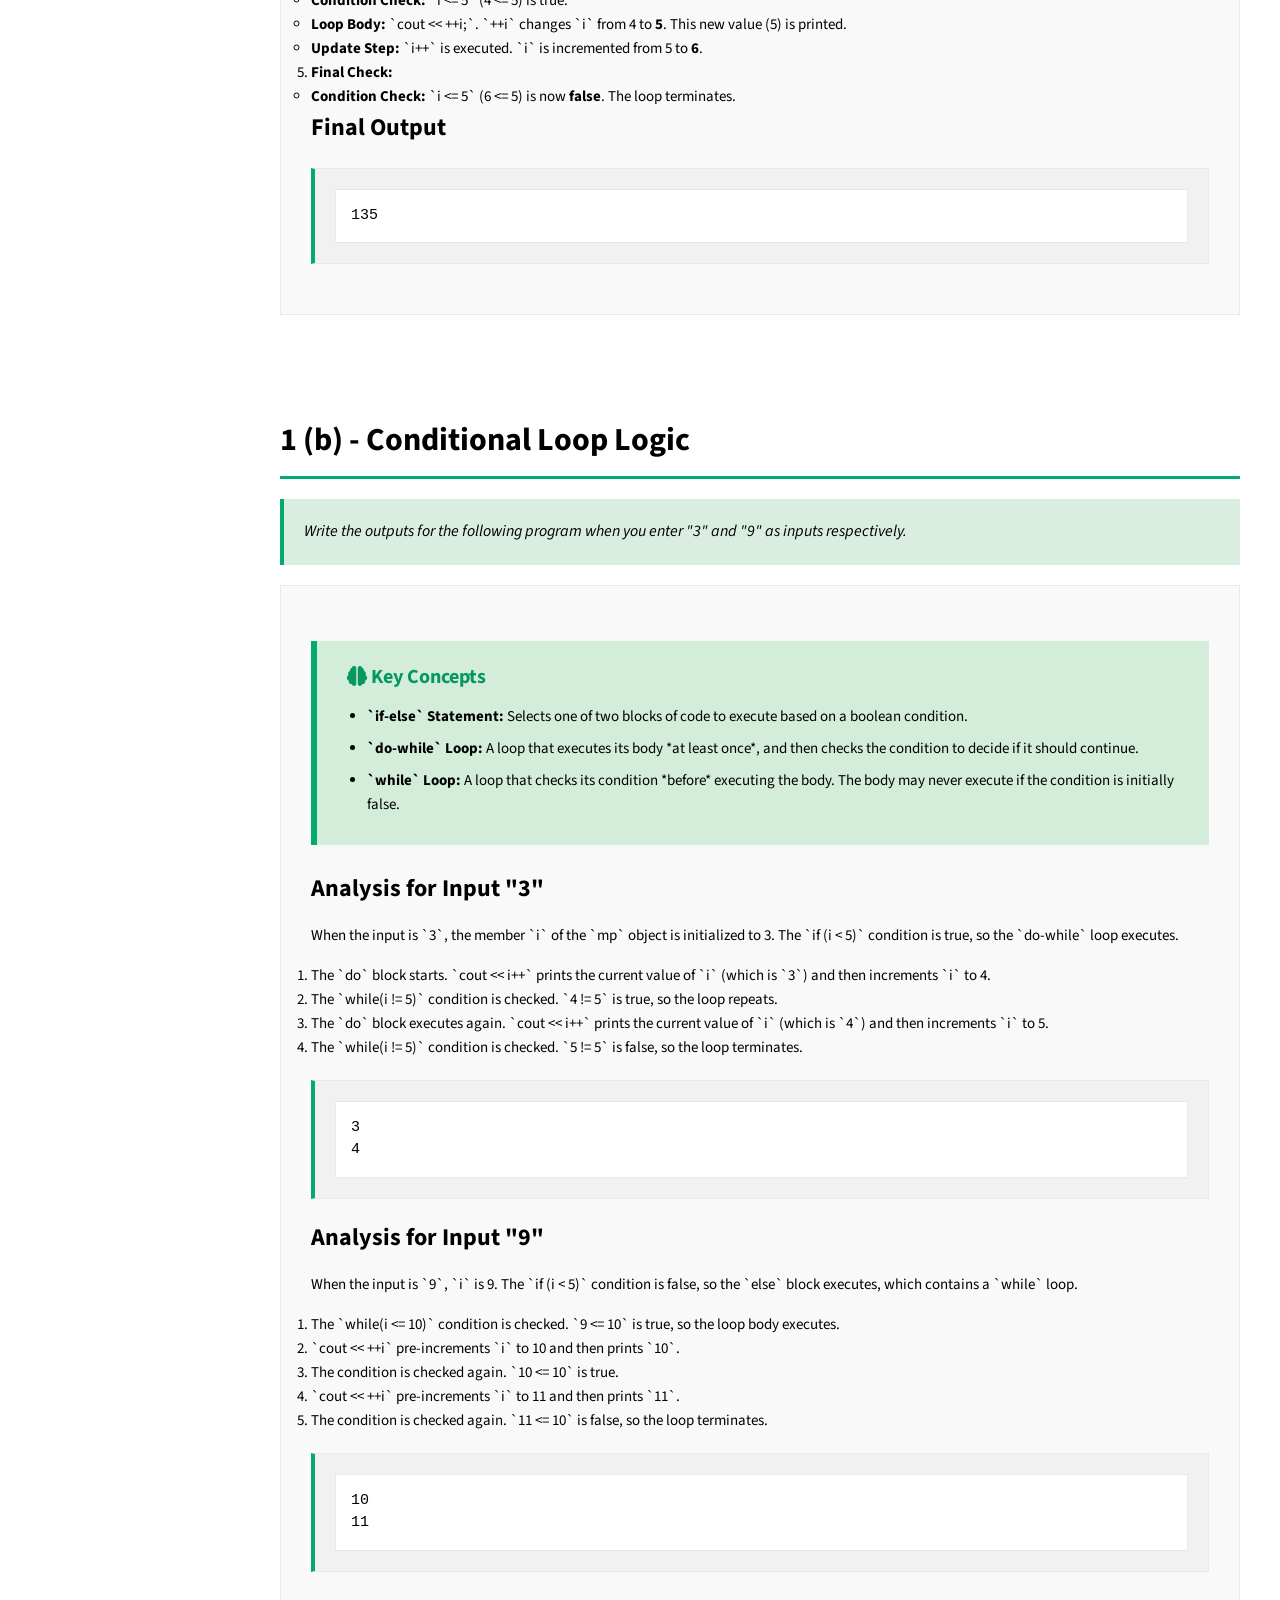
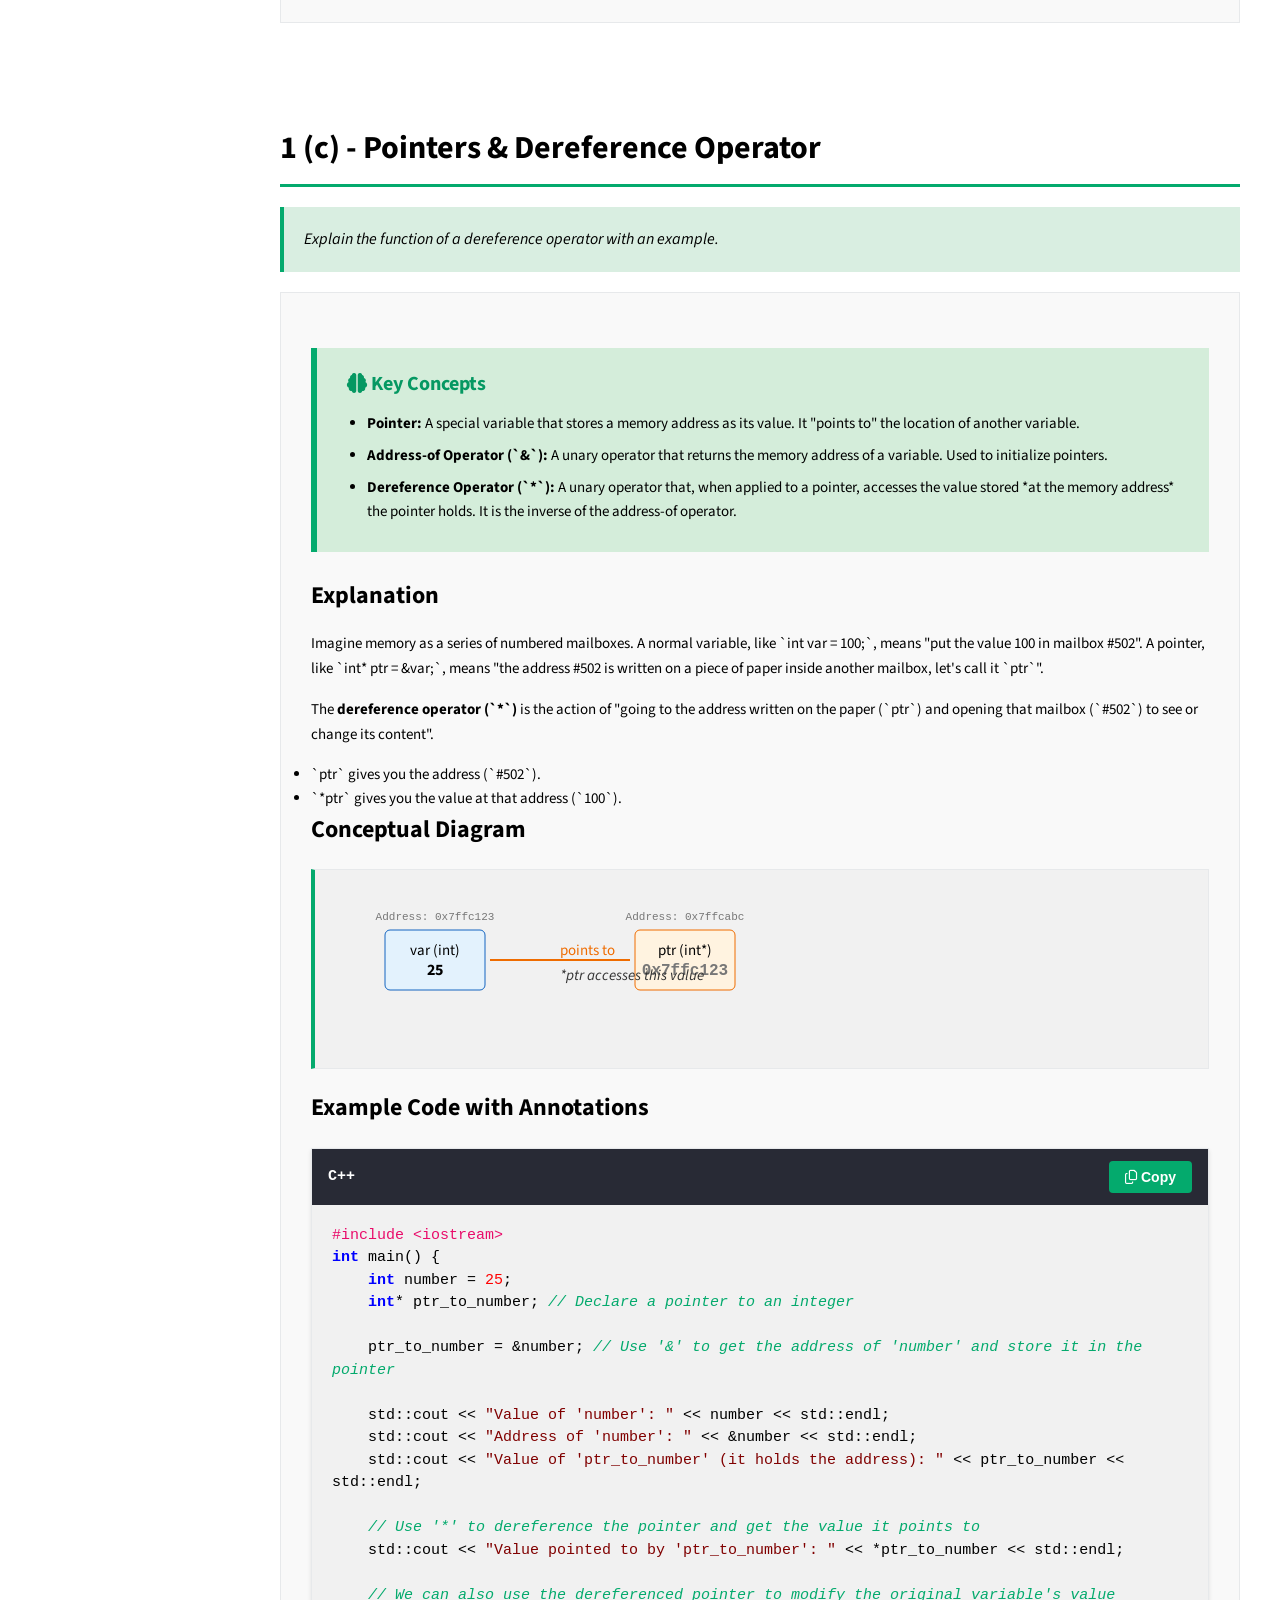
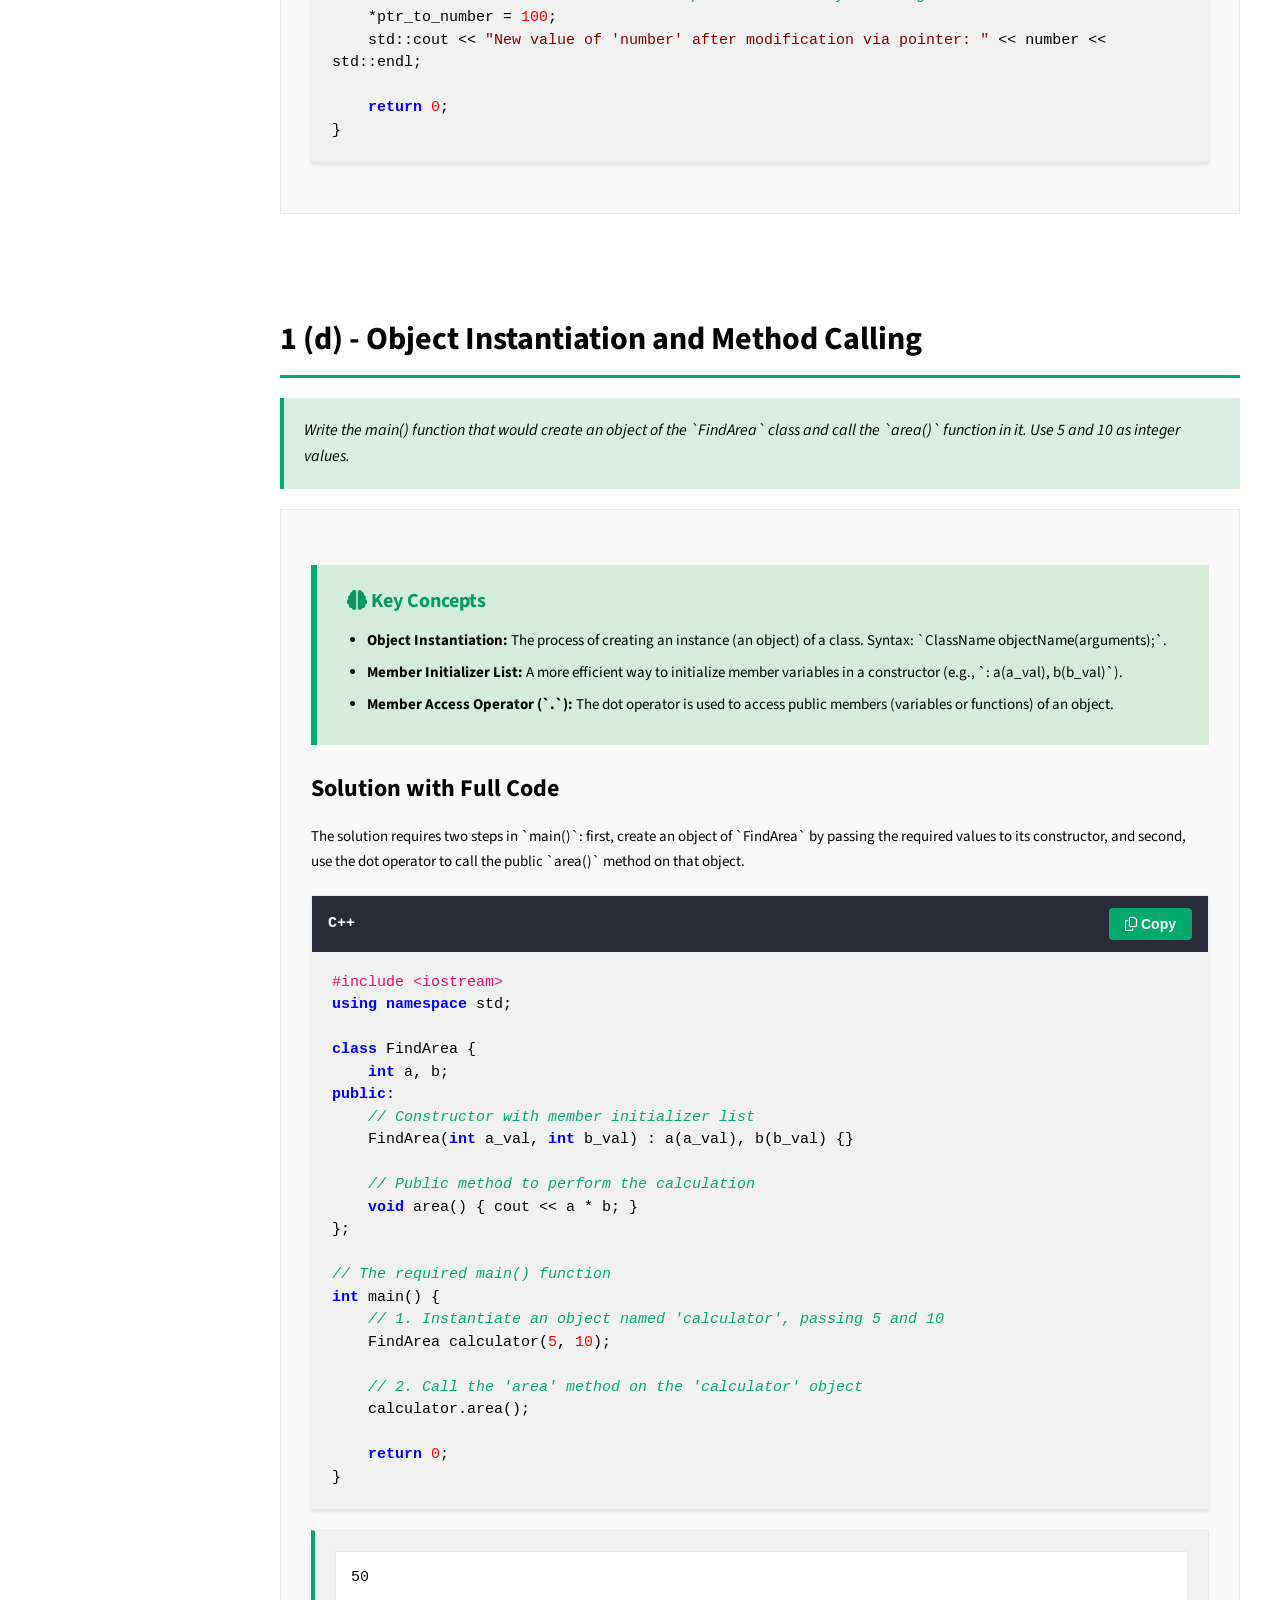
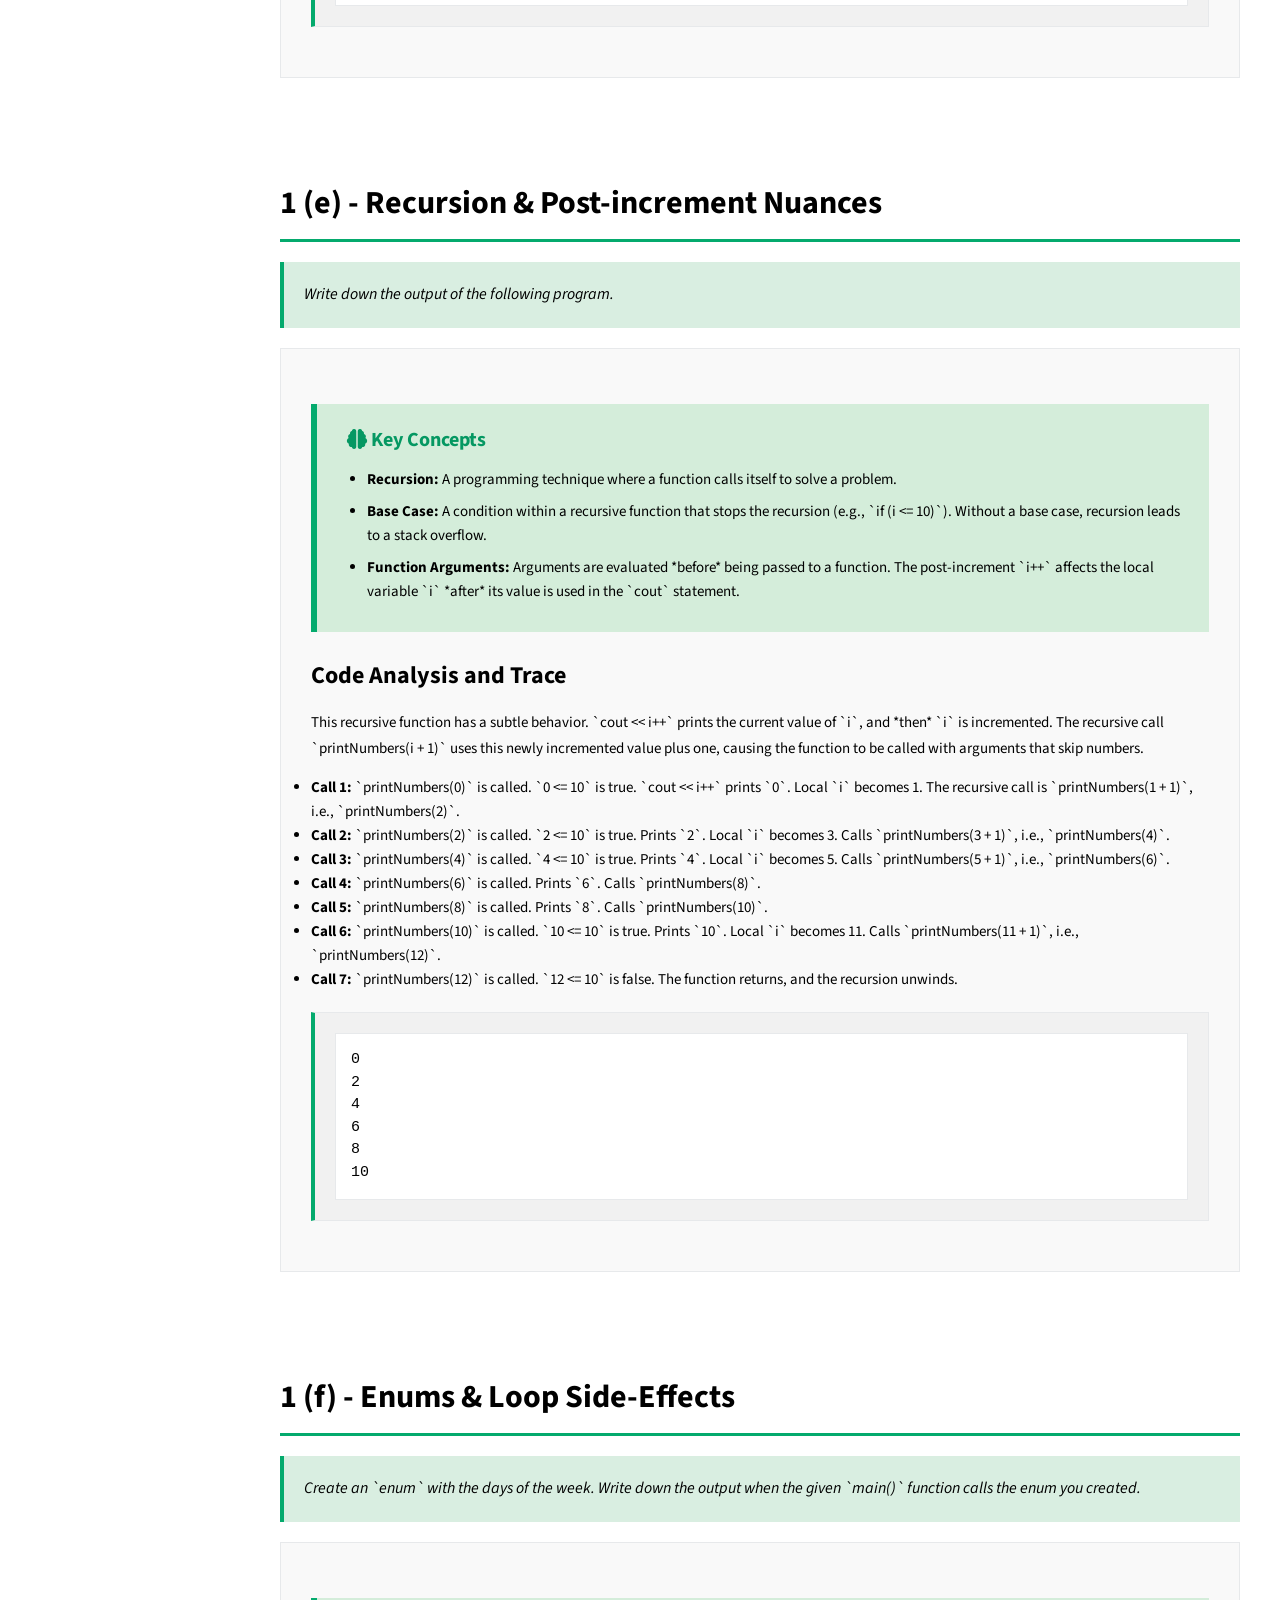
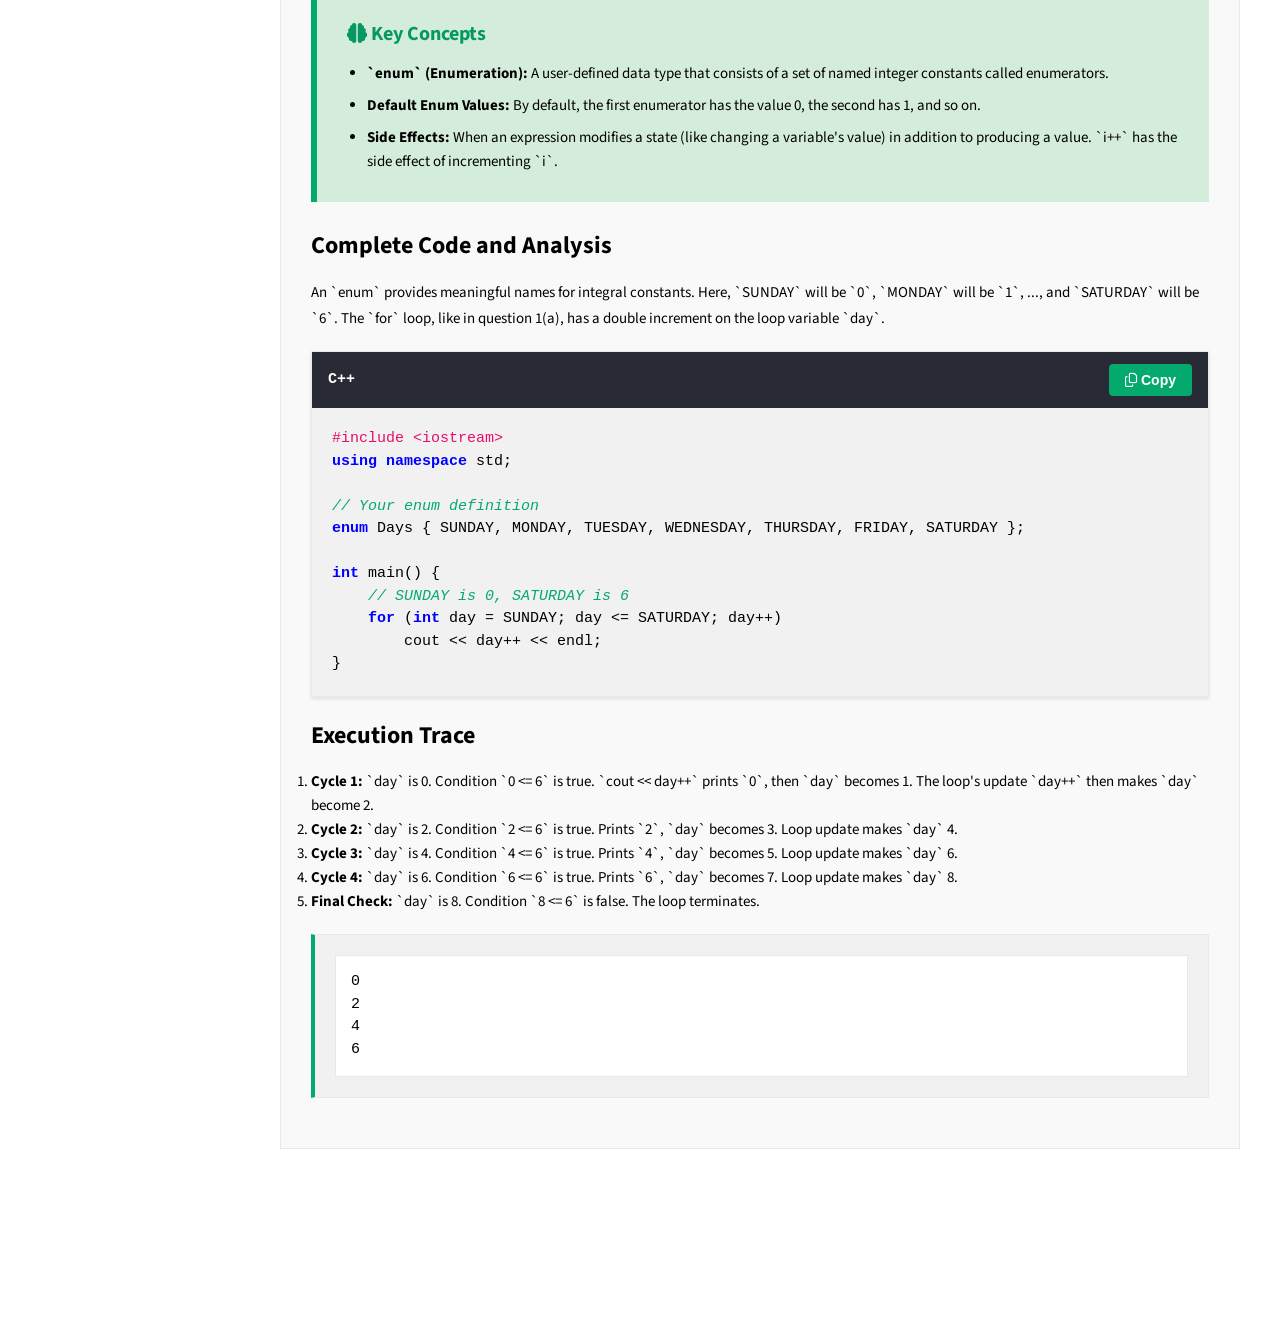
<file: question1.html>
<!DOCTYPE html>
<html lang="en">
<head>
  <meta charset="UTF-8">
  <meta name="viewport" content="width=device-width, initial-scale=1.0">
  <title>Question 1 - C++ Fundamentals</title>
  <link rel="stylesheet" href="css/style.css">
  <link rel="stylesheet" href="https://cdnjs.cloudflare.com/ajax/libs/font-awesome/6.4.0/css/all.min.css">
</head>
<body>

<nav class="sidebar">
  <div class="sidebar-header">
    <h2>OOP Exam Review</h2>
  </div>
  <ul class="sidebar-nav">
    <li class="main-question">
      <a href="question1.html">Question 1</a>
      <ul class="sub-questions">
        <li><a href="#q1a">1 (a) - Constructor & Double Increment</a></li>
        <li><a href="#q1b">1 (b) - Conditional Loop Logic</a></li>
        <li><a href="#q1c">1 (c) - Pointers & Dereference</a></li>
        <li><a href="#q1d">1 (d) - Object Instantiation</a></li>
        <li><a href="#q1e">1 (e) - Recursion & Post-increment</a></li>
        <li><a href="#q1f">1 (f) - Enums & Loop Side-Effects</a></li>
      </ul>
    </li>
    <li class="main-question"><a href="question2.html">Question 2</a></li>
    <li class="main-question"><a href="question3.html">Question 3</a></li>
    <li class="main-question"><a href="question4.html">Question 4</a></li>
    <li class="main-question"><a href="question5.html">Question 5</a></li>
    <li class="main-question"><a href="index.html">Core Concepts Home</a></li>
    <li class="main-question"><a href="Exam_Nov_2023_Solved.html">Exam_Nov_2023_Solved</a></li>



  </ul>
</nav>

<main class="main-content">
  <h1>Question 1: C++ Fundamentals & Syntax Analysis</h1>

  <article id="q1a">
    <h2>1 (a) - Constructor & Double Increment in Loops</h2>
    <div class="question-box">
      Write the output of the following program.
    </div>
    <div class="answer-box">
      <div class="key-concepts-box">
        <h4><i class="fa-solid fa-brain"></i> Key Concepts</h4>
        <ul>
          <li><strong>Constructor:</strong> A special member function that is automatically executed when an object of a class is created. It's primarily used for initialization.</li>
          <li><strong>For Loop Execution Order:</strong> A `for` loop `for(init; cond; update)` executes in this order: 1. `init` (once), 2. `cond` (check), 3. Loop Body, 4. `update`, 5. Go to step 2.</li>
          <li><strong>Pre-increment (`++i`):</strong> Increments the variable's value *before* it is used in the current expression. It returns the *new* value.</li>
          <li><strong>Post-increment (`i++`):</strong> Uses the variable's *current* value in the expression and increments it *afterwards*. The loop's update step is a separate operation.</li>
        </ul>
      </div>

      <h3>Code Analysis</h3>
      <div class="code-block">
        <div class="code-header"><span>C++</span><button class="copy-btn"><i class="fa-regular fa-copy"></i> Copy</button></div>
        <pre><code><span class="code-preprocessor">#include &lt;iostream&gt;</span>
<span class="code-keyword">using namespace</span> std;
<span class="code-keyword">class</span> CuriousAdder{
<span class="code-keyword">public</span>:
    CuriousAdder() {
        <span class="code-keyword">for</span>(<span class="code-keyword">int</span> i=<span class="code-number">0</span>; i&lt;=<span class="code-number">5</span>; i++)
            cout&lt;&lt;++i;
    }
};
<span class="code-keyword">int</span> main() { CuriousAdder ca; }</code></pre>
      </div>

      <h3>Line-by-Line Execution Trace</h3>
      <p>The core of this problem is the "double increment" of `i` within each loop cycle. One increment happens in the body (`++i`) and the other in the update expression (`i++`).</p>
      <ol>
        <li><strong>Initialization:</strong> The loop starts. `int i` is initialized to `0`.</li>
        <li><strong>Cycle 1:</strong>
          <ul>
            <li><strong>Condition Check:</strong> `i <= 5` (0 <= 5) is true.</li>
            <li><strong>Loop Body:</strong> `cout << ++i;`. The pre-increment `++i` changes `i` from 0 to <strong>1</strong>. This new value (1) is then printed.</li>
            <li><strong>Update Step:</strong> `i++` is executed. `i` is incremented from 1 to <strong>2</strong>.</li>
          </ul>
        </li>
        <li><strong>Cycle 2:</strong>
          <ul>
            <li><strong>Condition Check:</strong> `i <= 5` (2 <= 5) is true.</li>
            <li><strong>Loop Body:</strong> `cout << ++i;`. `++i` changes `i` from 2 to <strong>3</strong>. This new value (3) is printed.</li>
            <li><strong>Update Step:</strong> `i++` is executed. `i` is incremented from 3 to <strong>4</strong>.</li>
          </ul>
        </li>
        <li><strong>Cycle 3:</strong>
          <ul>
            <li><strong>Condition Check:</strong> `i <= 5` (4 <= 5) is true.</li>
            <li><strong>Loop Body:</strong> `cout << ++i;`. `++i` changes `i` from 4 to <strong>5</strong>. This new value (5) is printed.</li>
            <li><strong>Update Step:</strong> `i++` is executed. `i` is incremented from 5 to <strong>6</strong>.</li>
          </ul>
        </li>
        <li><strong>Final Check:</strong>
          <ul>
            <li><strong>Condition Check:</strong> `i <= 5` (6 <= 5) is now <strong>false</strong>. The loop terminates.</li>
          </ul>
        </li>
      </ol>

      <h3>Final Output</h3>
      <div class="output-box">
        <pre>135</pre>
      </div>
    </div>
  </article>

  <article id="q1b">
    <h2>1 (b) - Conditional Loop Logic</h2>
    <div class="question-box">
      Write the outputs for the following program when you enter "3" and "9" as inputs respectively.
    </div>
    <div class="answer-box">
      <div class="key-concepts-box">
        <h4><i class="fa-solid fa-brain"></i> Key Concepts</h4>
        <ul>
          <li><strong>`if-else` Statement:</strong> Selects one of two blocks of code to execute based on a boolean condition.</li>
          <li><strong>`do-while` Loop:</strong> A loop that executes its body *at least once*, and then checks the condition to decide if it should continue.</li>
          <li><strong>`while` Loop:</strong> A loop that checks its condition *before* executing the body. The body may never execute if the condition is initially false.</li>
        </ul>
      </div>

      <h3>Analysis for Input "3"</h3>
      <p>When the input is `3`, the member `i` of the `mp` object is initialized to 3. The `if (i < 5)` condition is true, so the `do-while` loop executes.</p>
      <ol>
        <li>The `do` block starts. `cout << i++` prints the current value of `i` (which is `3`) and then increments `i` to 4.</li>
        <li>The `while(i != 5)` condition is checked. `4 != 5` is true, so the loop repeats.</li>
        <li>The `do` block executes again. `cout << i++` prints the current value of `i` (which is `4`) and then increments `i` to 5.</li>
        <li>The `while(i != 5)` condition is checked. `5 != 5` is false, so the loop terminates.</li>
      </ol>
      <div class="output-box"><pre>3
4</pre></div>

      <h3>Analysis for Input "9"</h3>
      <p>When the input is `9`, `i` is 9. The `if (i < 5)` condition is false, so the `else` block executes, which contains a `while` loop.</p>
      <ol>
        <li>The `while(i <= 10)` condition is checked. `9 <= 10` is true, so the loop body executes.</li>
        <li>`cout << ++i` pre-increments `i` to 10 and then prints `10`.</li>
        <li>The condition is checked again. `10 <= 10` is true.</li>
        <li>`cout << ++i` pre-increments `i` to 11 and then prints `11`.</li>
        <li>The condition is checked again. `11 <= 10` is false, so the loop terminates.</li>
      </ol>
      <div class="output-box"><pre>10
11</pre></div>
    </div>
  </article>

  <article id="q1c">
    <h2>1 (c) - Pointers & Dereference Operator</h2>
    <div class="question-box">
      Explain the function of a dereference operator with an example.
    </div>
    <div class="answer-box">
      <div class="key-concepts-box">
        <h4><i class="fa-solid fa-brain"></i> Key Concepts</h4>
        <ul>
          <li><strong>Pointer:</strong> A special variable that stores a memory address as its value. It "points to" the location of another variable.</li>
          <li><strong>Address-of Operator (`&`):</strong> A unary operator that returns the memory address of a variable. Used to initialize pointers.</li>
          <li><strong>Dereference Operator (`*`):</strong> A unary operator that, when applied to a pointer, accesses the value stored *at the memory address* the pointer holds. It is the inverse of the address-of operator.</li>
        </ul>
      </div>
      <h3>Explanation</h3>
      <p>Imagine memory as a series of numbered mailboxes. A normal variable, like `int var = 100;`, means "put the value 100 in mailbox #502". A pointer, like `int* ptr = &var;`, means "the address #502 is written on a piece of paper inside another mailbox, let's call it `ptr`".</p>
      <p>The <strong>dereference operator (`*`)</strong> is the action of "going to the address written on the paper (`ptr`) and opening that mailbox (`#502`) to see or change its content".</p>
      <ul>
        <li>`ptr` gives you the address (`#502`).</li>
        <li>`*ptr` gives you the value at that address (`100`).</li>
      </ul>

      <h3>Conceptual Diagram</h3>
      <div class="diagram-box">
        <svg width="500" height="150" xmlns="http://www.w3.org/2000/svg">
          <style>.addr{font-family:monospace;font-size:11px;fill:#777;}.var-box{fill:#e3f2fd;stroke:#1565c0;}.ptr-box{fill:#fff3e0;stroke:#ef6c00;}.val{font-size:16px;font-weight:bold;}</style>
          <text x="100" y="30" class="addr" text-anchor="middle">Address: 0x7ffc123</text>
          <rect x="50" y="40" width="100" height="60" class="var-box" rx="5"/>
          <text x="100" y="65" text-anchor="middle">var (int)</text>
          <text x="100" y="85" text-anchor="middle" class="val">25</text>

          <text x="350" y="30" class="addr" text-anchor="middle">Address: 0x7ffcabc</text>
          <rect x="300" y="40" width="100" height="60" class="ptr-box" rx="5"/>
          <text x="350" y="65" text-anchor="middle">ptr (int*)</text>
          <text x="350" y="85" text-anchor="middle" class="val addr">0x7ffc123</text>

          <path d="M 295 70 C 220 70, 220 70, 155 70" stroke="#ef6c00" stroke-width="2" fill="none" marker-end="url(#arrow)"/>
          <text x="225" y="65" fill="#ef6c00">points to</text>
          <text x="225" y="90" fill="#333" font-style="italic">*ptr accesses this value</text>
        </svg>
      </div>

      <h3>Example Code with Annotations</h3>
      <div class="code-block">
        <div class="code-header"><span>C++</span><button class="copy-btn"><i class="fa-regular fa-copy"></i> Copy</button></div>
        <pre><code><span class="code-preprocessor">#include &lt;iostream&gt;</span>
<span class="code-keyword">int</span> main() {
    <span class="code-type">int</span> number = <span class="code-number">25</span>;
    <span class="code-type">int</span>* ptr_to_number; <span class="code-comment">// Declare a pointer to an integer</span>

    ptr_to_number = &number; <span class="code-comment">// Use '&' to get the address of 'number' and store it in the pointer</span>

    std::cout &lt;&lt; <span class="code-string">"Value of 'number': "</span> &lt;&lt; number &lt;&lt; std::endl;
    std::cout &lt;&lt; <span class="code-string">"Address of 'number': "</span> &lt;&lt; &number &lt;&lt; std::endl;
    std::cout &lt;&lt; <span class="code-string">"Value of 'ptr_to_number' (it holds the address): "</span> &lt;&lt; ptr_to_number &lt;&lt; std::endl;

    <span class="code-comment">// Use '*' to dereference the pointer and get the value it points to</span>
    std::cout &lt;&lt; <span class="code-string">"Value pointed to by 'ptr_to_number': "</span> &lt;&lt; *ptr_to_number &lt;&lt; std::endl;

    <span class="code-comment">// We can also use the dereferenced pointer to modify the original variable's value</span>
    *ptr_to_number = <span class="code-number">100</span>;
    std::cout &lt;&lt; <span class="code-string">"New value of 'number' after modification via pointer: "</span> &lt;&lt; number &lt;&lt; std::endl;

    <span class="code-keyword">return</span> <span class="code-number">0</span>;
}</code></pre>
      </div>
    </div>
  </article>

  <article id="q1d">
    <h2>1 (d) - Object Instantiation and Method Calling</h2>
    <div class="question-box">
      Write the main() function that would create an object of the `FindArea` class and call the `area()` function in it. Use 5 and 10 as integer values.
    </div>
    <div class="answer-box">
      <div class="key-concepts-box">
        <h4><i class="fa-solid fa-brain"></i> Key Concepts</h4>
        <ul>
          <li><strong>Object Instantiation:</strong> The process of creating an instance (an object) of a class. Syntax: `ClassName objectName(arguments);`.</li>
          <li><strong>Member Initializer List:</strong> A more efficient way to initialize member variables in a constructor (e.g., `: a(a_val), b(b_val)`).</li>
          <li><strong>Member Access Operator (`.`):</strong> The dot operator is used to access public members (variables or functions) of an object.</li>
        </ul>
      </div>
      <h3>Solution with Full Code</h3>
      <p>The solution requires two steps in `main()`: first, create an object of `FindArea` by passing the required values to its constructor, and second, use the dot operator to call the public `area()` method on that object.</p>
      <div class="code-block">
        <div class="code-header"><span>C++</span><button class="copy-btn"><i class="fa-regular fa-copy"></i> Copy</button></div>
        <pre><code><span class="code-preprocessor">#include &lt;iostream&gt;</span>
<span class="code-keyword">using namespace</span> std;

<span class="code-keyword">class</span> FindArea {
    <span class="code-type">int</span> a, b;
<span class="code-keyword">public</span>:
    <span class="code-comment">// Constructor with member initializer list</span>
    FindArea(<span class="code-type">int</span> a_val, <span class="code-type">int</span> b_val) : a(a_val), b(b_val) {}

    <span class="code-comment">// Public method to perform the calculation</span>
    <span class="code-keyword">void</span> area() { cout &lt;&lt; a * b; }
};

<span class="code-comment">// The required main() function</span>
<span class="code-keyword">int</span> main() {
    <span class="code-comment">// 1. Instantiate an object named 'calculator', passing 5 and 10</span>
    FindArea calculator(<span class="code-number">5</span>, <span class="code-number">10</span>);

    <span class="code-comment">// 2. Call the 'area' method on the 'calculator' object</span>
    calculator.area();

    <span class="code-keyword">return</span> <span class="code-number">0</span>;
}</code></pre>
      </div>
      <div class="output-box"><pre>50</pre></div>
    </div>
  </article>

  <article id="q1e">
    <h2>1 (e) - Recursion & Post-increment Nuances</h2>
    <div class="question-box">
      Write down the output of the following program.
    </div>
    <div class="answer-box">
      <div class="key-concepts-box">
        <h4><i class="fa-solid fa-brain"></i> Key Concepts</h4>
        <ul>
          <li><strong>Recursion:</strong> A programming technique where a function calls itself to solve a problem.</li>
          <li><strong>Base Case:</strong> A condition within a recursive function that stops the recursion (e.g., `if (i <= 10)`). Without a base case, recursion leads to a stack overflow.</li>
          <li><strong>Function Arguments:</strong> Arguments are evaluated *before* being passed to a function. The post-increment `i++` affects the local variable `i` *after* its value is used in the `cout` statement.</li>
        </ul>
      </div>
      <h3>Code Analysis and Trace</h3>
      <p>This recursive function has a subtle behavior. `cout << i++` prints the current value of `i`, and *then* `i` is incremented. The recursive call `printNumbers(i + 1)` uses this newly incremented value plus one, causing the function to be called with arguments that skip numbers.</p>
      <ul>
        <li><b>Call 1:</b> `printNumbers(0)` is called. `0 <= 10` is true. `cout << i++` prints `0`. Local `i` becomes 1. The recursive call is `printNumbers(1 + 1)`, i.e., `printNumbers(2)`.</li>
        <li><b>Call 2:</b> `printNumbers(2)` is called. `2 <= 10` is true. Prints `2`. Local `i` becomes 3. Calls `printNumbers(3 + 1)`, i.e., `printNumbers(4)`.</li>
        <li><b>Call 3:</b> `printNumbers(4)` is called. `4 <= 10` is true. Prints `4`. Local `i` becomes 5. Calls `printNumbers(5 + 1)`, i.e., `printNumbers(6)`.</li>
        <li><b>Call 4:</b> `printNumbers(6)` is called. Prints `6`. Calls `printNumbers(8)`.</li>
        <li><b>Call 5:</b> `printNumbers(8)` is called. Prints `8`. Calls `printNumbers(10)`.</li>
        <li><b>Call 6:</b> `printNumbers(10)` is called. `10 <= 10` is true. Prints `10`. Local `i` becomes 11. Calls `printNumbers(11 + 1)`, i.e., `printNumbers(12)`.</li>
        <li><b>Call 7:</b> `printNumbers(12)` is called. `12 <= 10` is false. The function returns, and the recursion unwinds.</li>
      </ul>
      <div class="output-box"><pre>0
2
4
6
8
10</pre></div>
    </div>
  </article>

  <article id="q1f">
    <h2>1 (f) - Enums & Loop Side-Effects</h2>
    <div class="question-box">
      Create an `enum` with the days of the week. Write down the output when the given `main()` function calls the enum you created.
    </div>
    <div class="answer-box">
      <div class="key-concepts-box">
        <h4><i class="fa-solid fa-brain"></i> Key Concepts</h4>
        <ul>
          <li><strong>`enum` (Enumeration):</strong> A user-defined data type that consists of a set of named integer constants called enumerators.</li>
          <li><strong>Default Enum Values:</strong> By default, the first enumerator has the value 0, the second has 1, and so on.</li>
          <li><strong>Side Effects:</strong> When an expression modifies a state (like changing a variable's value) in addition to producing a value. `i++` has the side effect of incrementing `i`.</li>
        </ul>
      </div>
      <h3>Complete Code and Analysis</h3>
      <p>An `enum` provides meaningful names for integral constants. Here, `SUNDAY` will be `0`, `MONDAY` will be `1`, ..., and `SATURDAY` will be `6`. The `for` loop, like in question 1(a), has a double increment on the loop variable `day`.</p>
      <div class="code-block">
        <div class="code-header"><span>C++</span><button class="copy-btn"><i class="fa-regular fa-copy"></i> Copy</button></div>
        <pre><code><span class="code-preprocessor">#include &lt;iostream&gt;</span>
<span class="code-keyword">using namespace</span> std;

<span class="code-comment">// Your enum definition</span>
<span class="code-keyword">enum</span> Days { SUNDAY, MONDAY, TUESDAY, WEDNESDAY, THURSDAY, FRIDAY, SATURDAY };

<span class="code-keyword">int</span> main() {
    <span class="code-comment">// SUNDAY is 0, SATURDAY is 6</span>
    <span class="code-keyword">for</span> (<span class="code-type">int</span> day = SUNDAY; day &lt;= SATURDAY; day++)
        cout &lt;&lt; day++ &lt;&lt; endl;
}</code></pre>
      </div>
      <h3>Execution Trace</h3>
      <ol>
        <li><strong>Cycle 1:</strong> `day` is 0. Condition `0 <= 6` is true. `cout << day++` prints `0`, then `day` becomes 1. The loop's update `day++` then makes `day` become 2.</li>
        <li><strong>Cycle 2:</strong> `day` is 2. Condition `2 <= 6` is true. Prints `2`, `day` becomes 3. Loop update makes `day` 4.</li>
        <li><strong>Cycle 3:</strong> `day` is 4. Condition `4 <= 6` is true. Prints `4`, `day` becomes 5. Loop update makes `day` 6.</li>
        <li><strong>Cycle 4:</strong> `day` is 6. Condition `6 <= 6` is true. Prints `6`, `day` becomes 7. Loop update makes `day` 8.</li>
        <li><strong>Final Check:</strong> `day` is 8. Condition `8 <= 6` is false. The loop terminates.</li>
      </ol>
      <div class="output-box"><pre>0
2
4
6</pre></div>
    </div>
  </article>

</main>

<script src="js/script.js"></script>
</body>
</html>
</file>
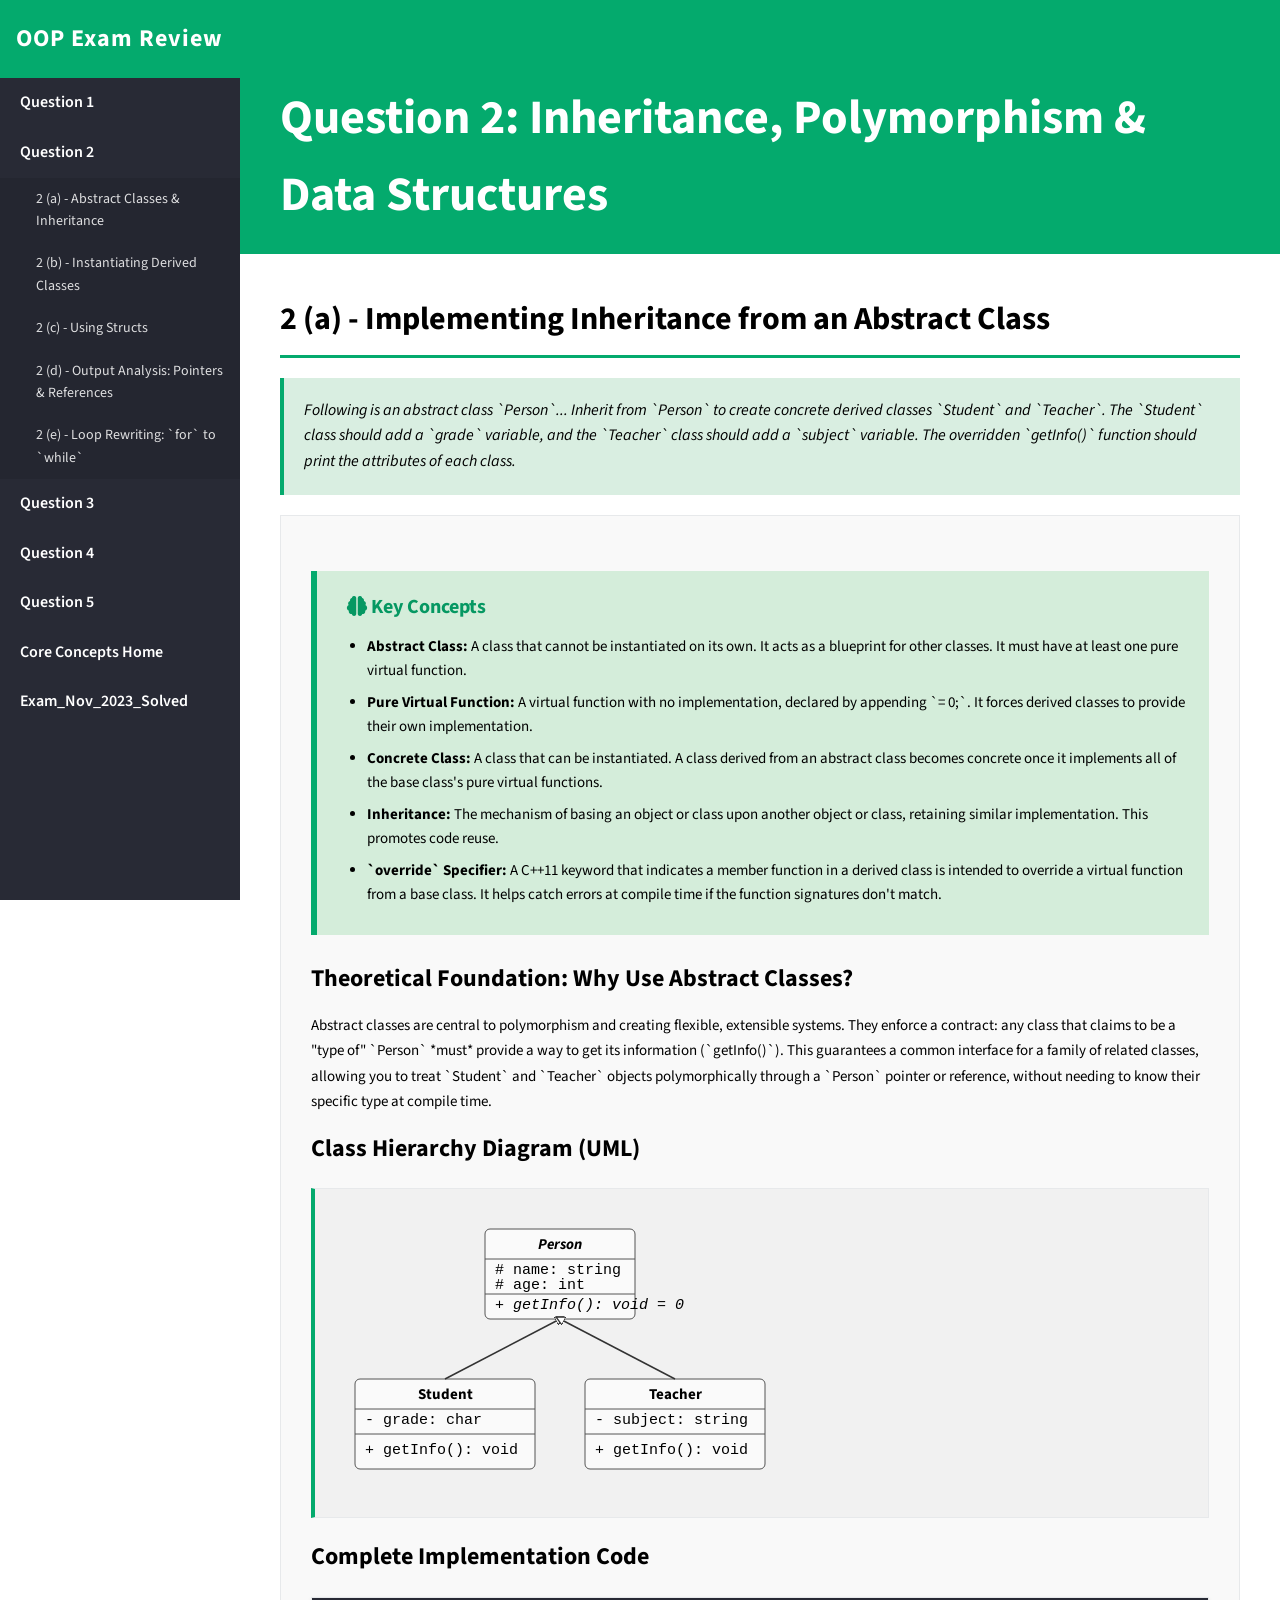
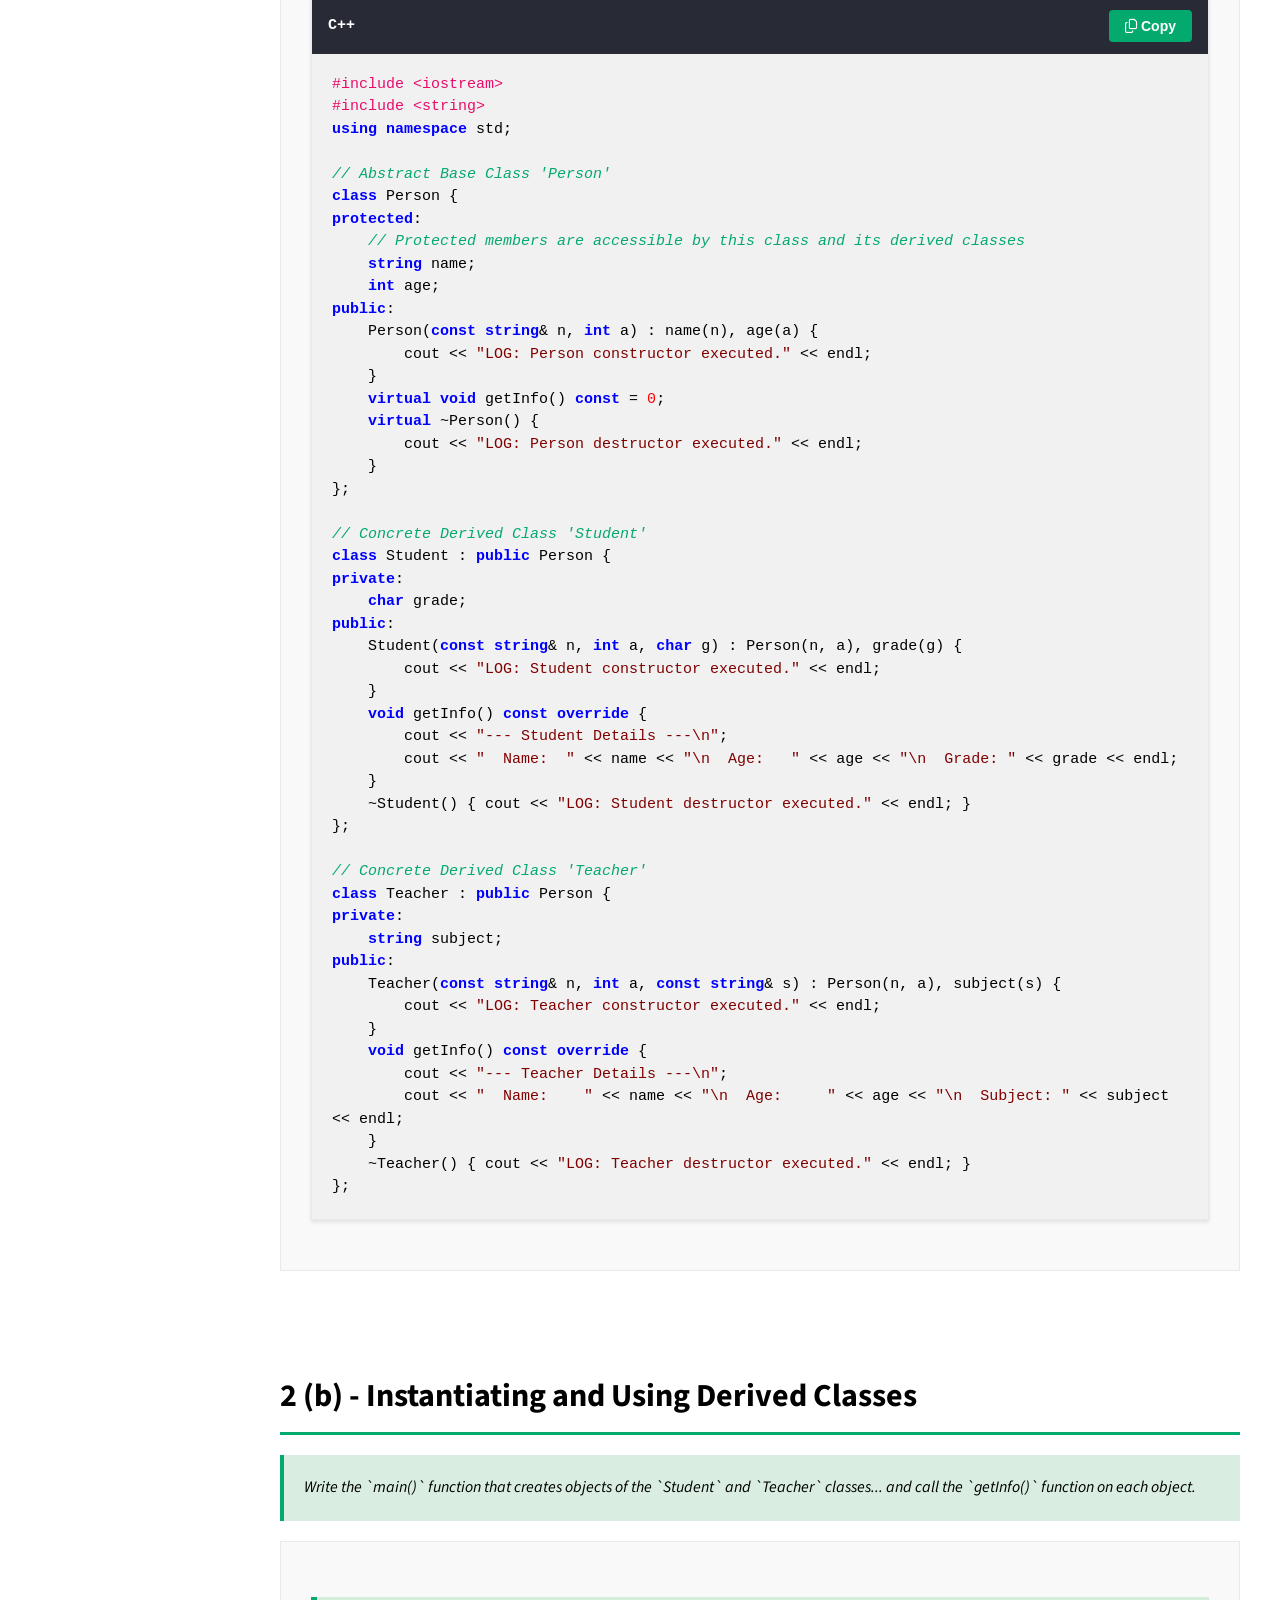
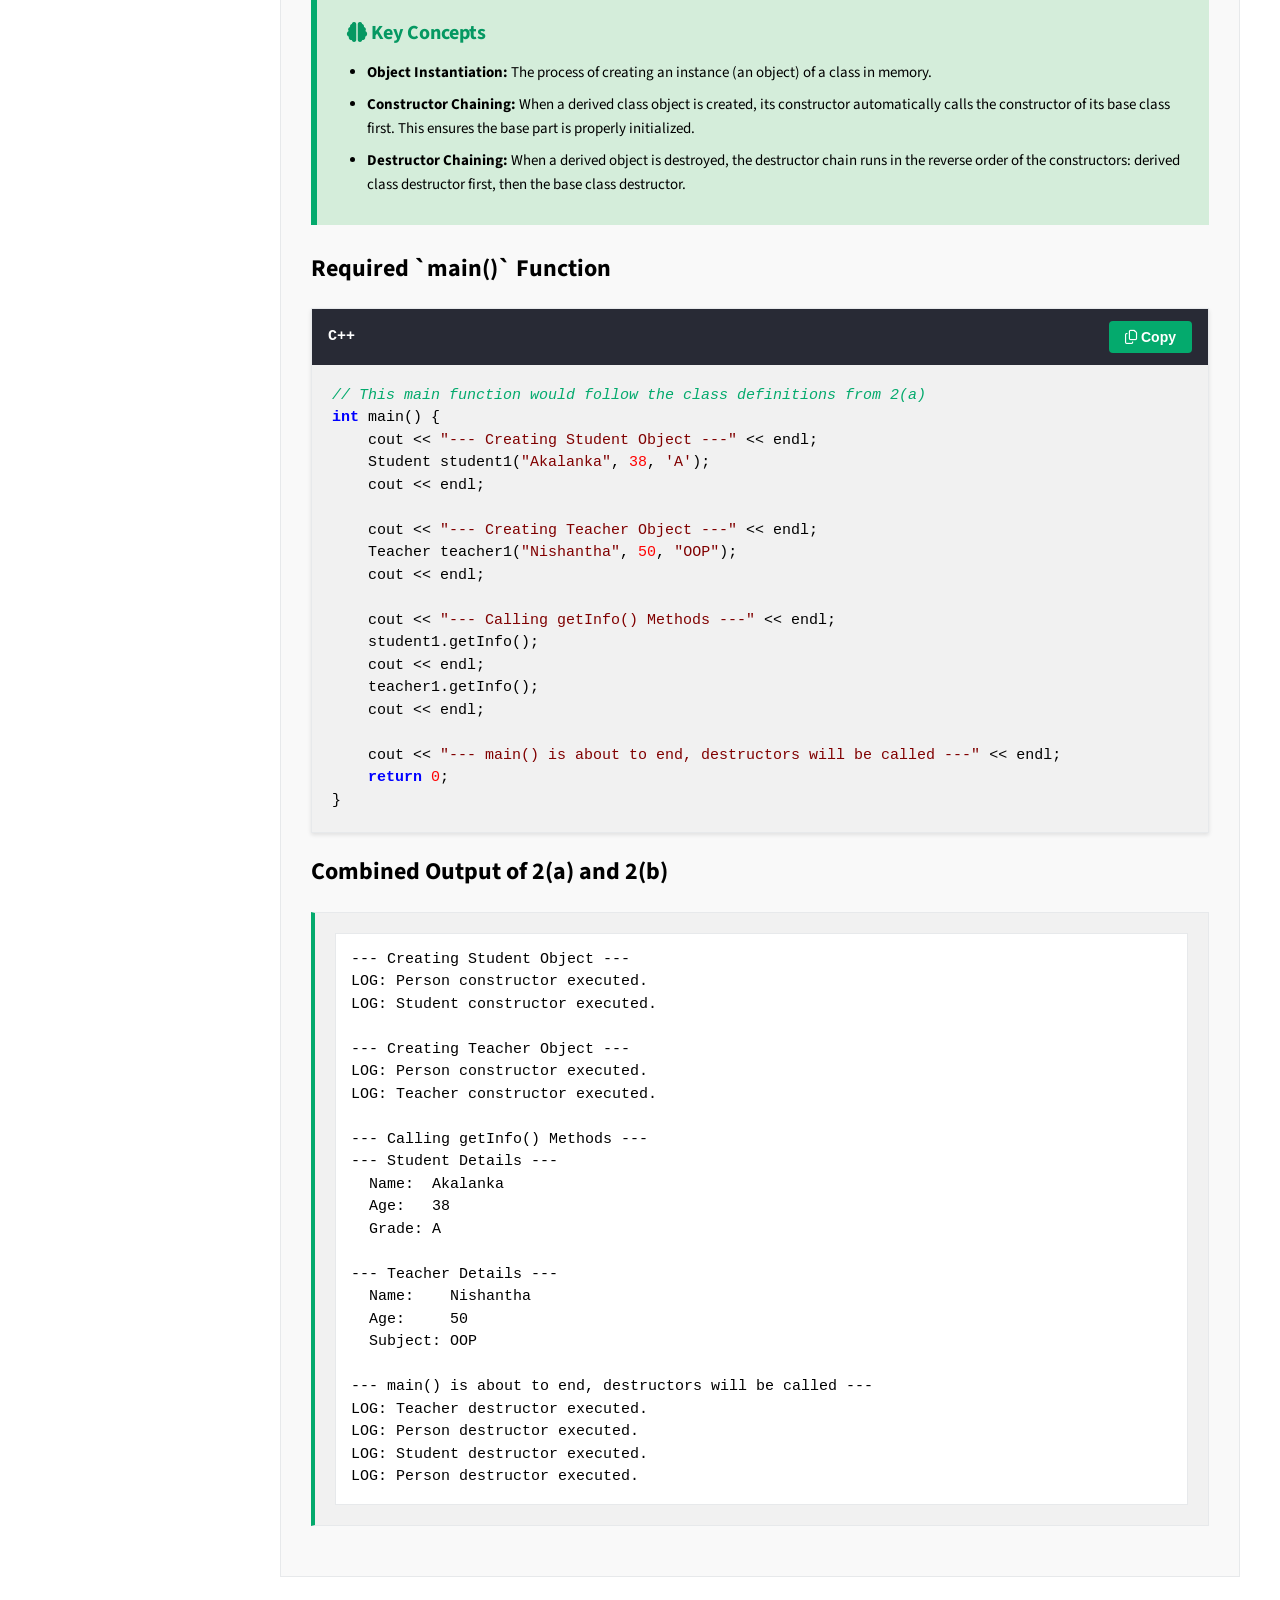
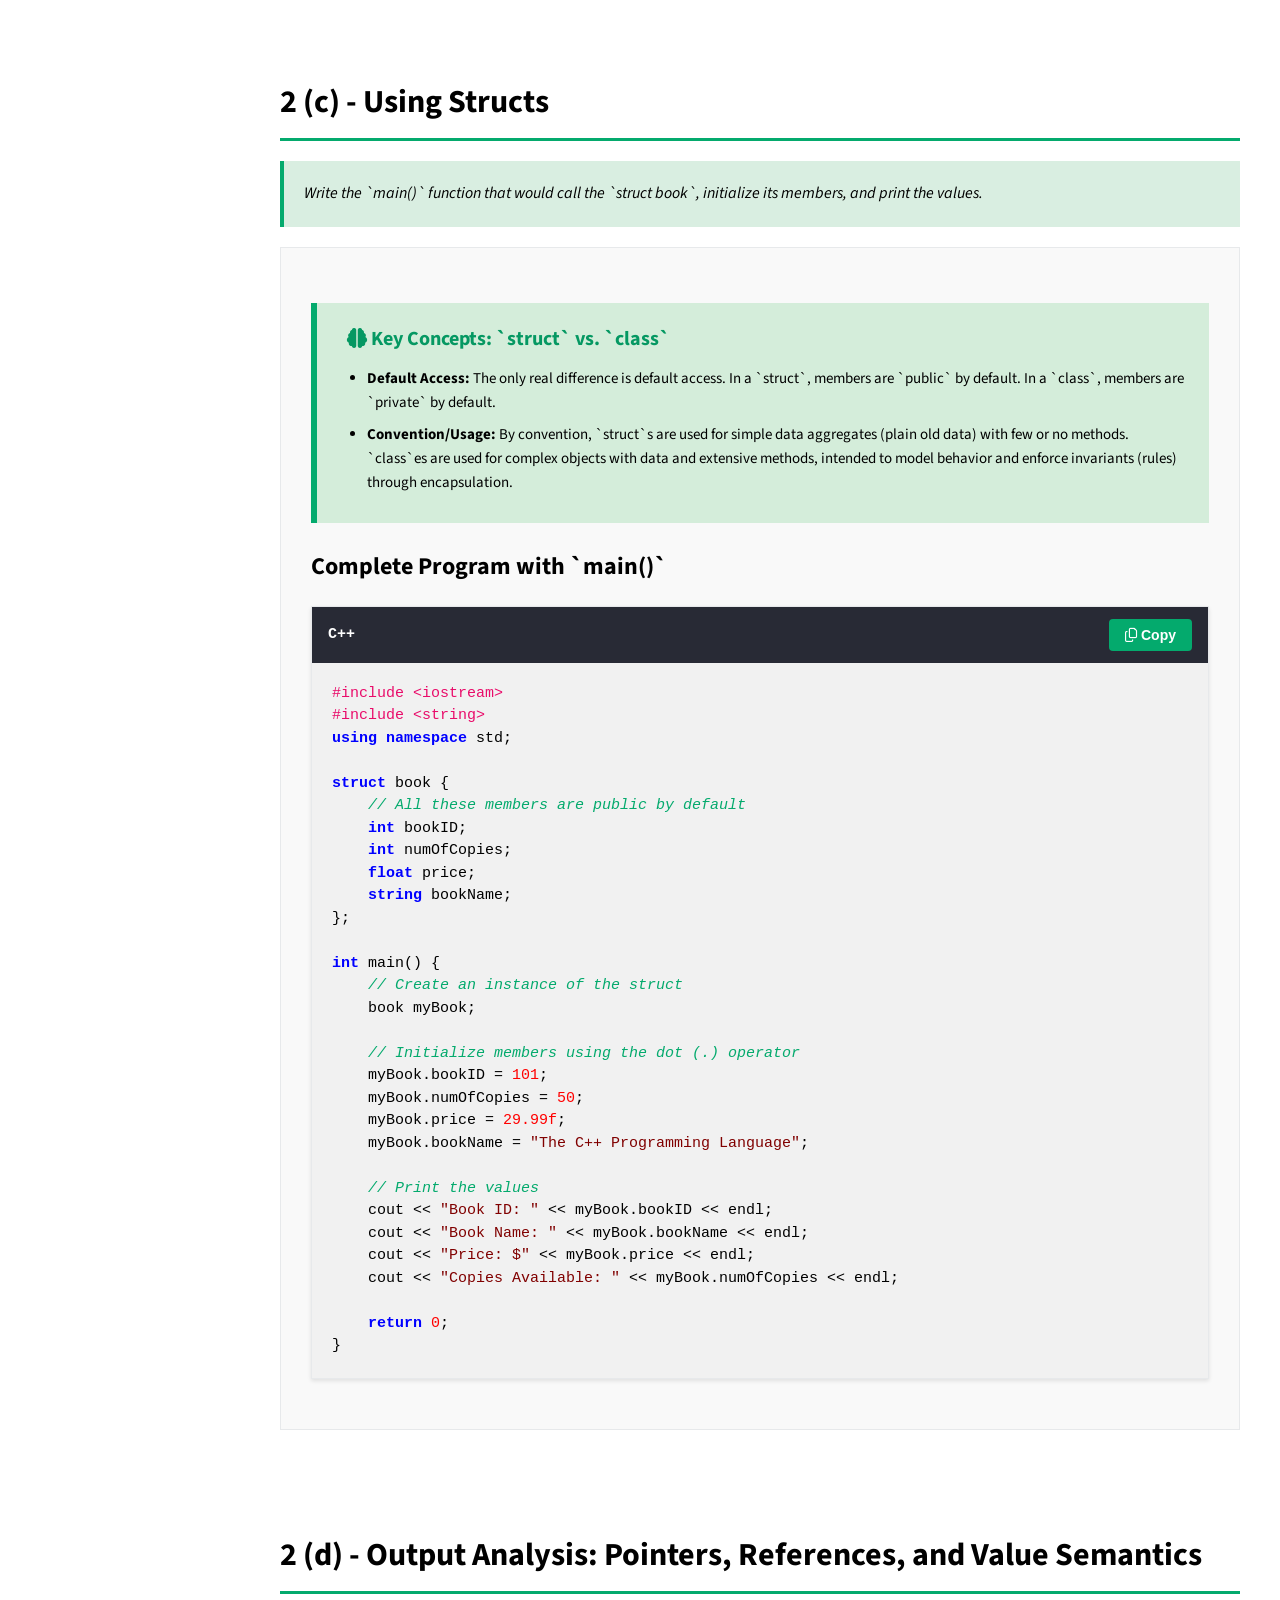
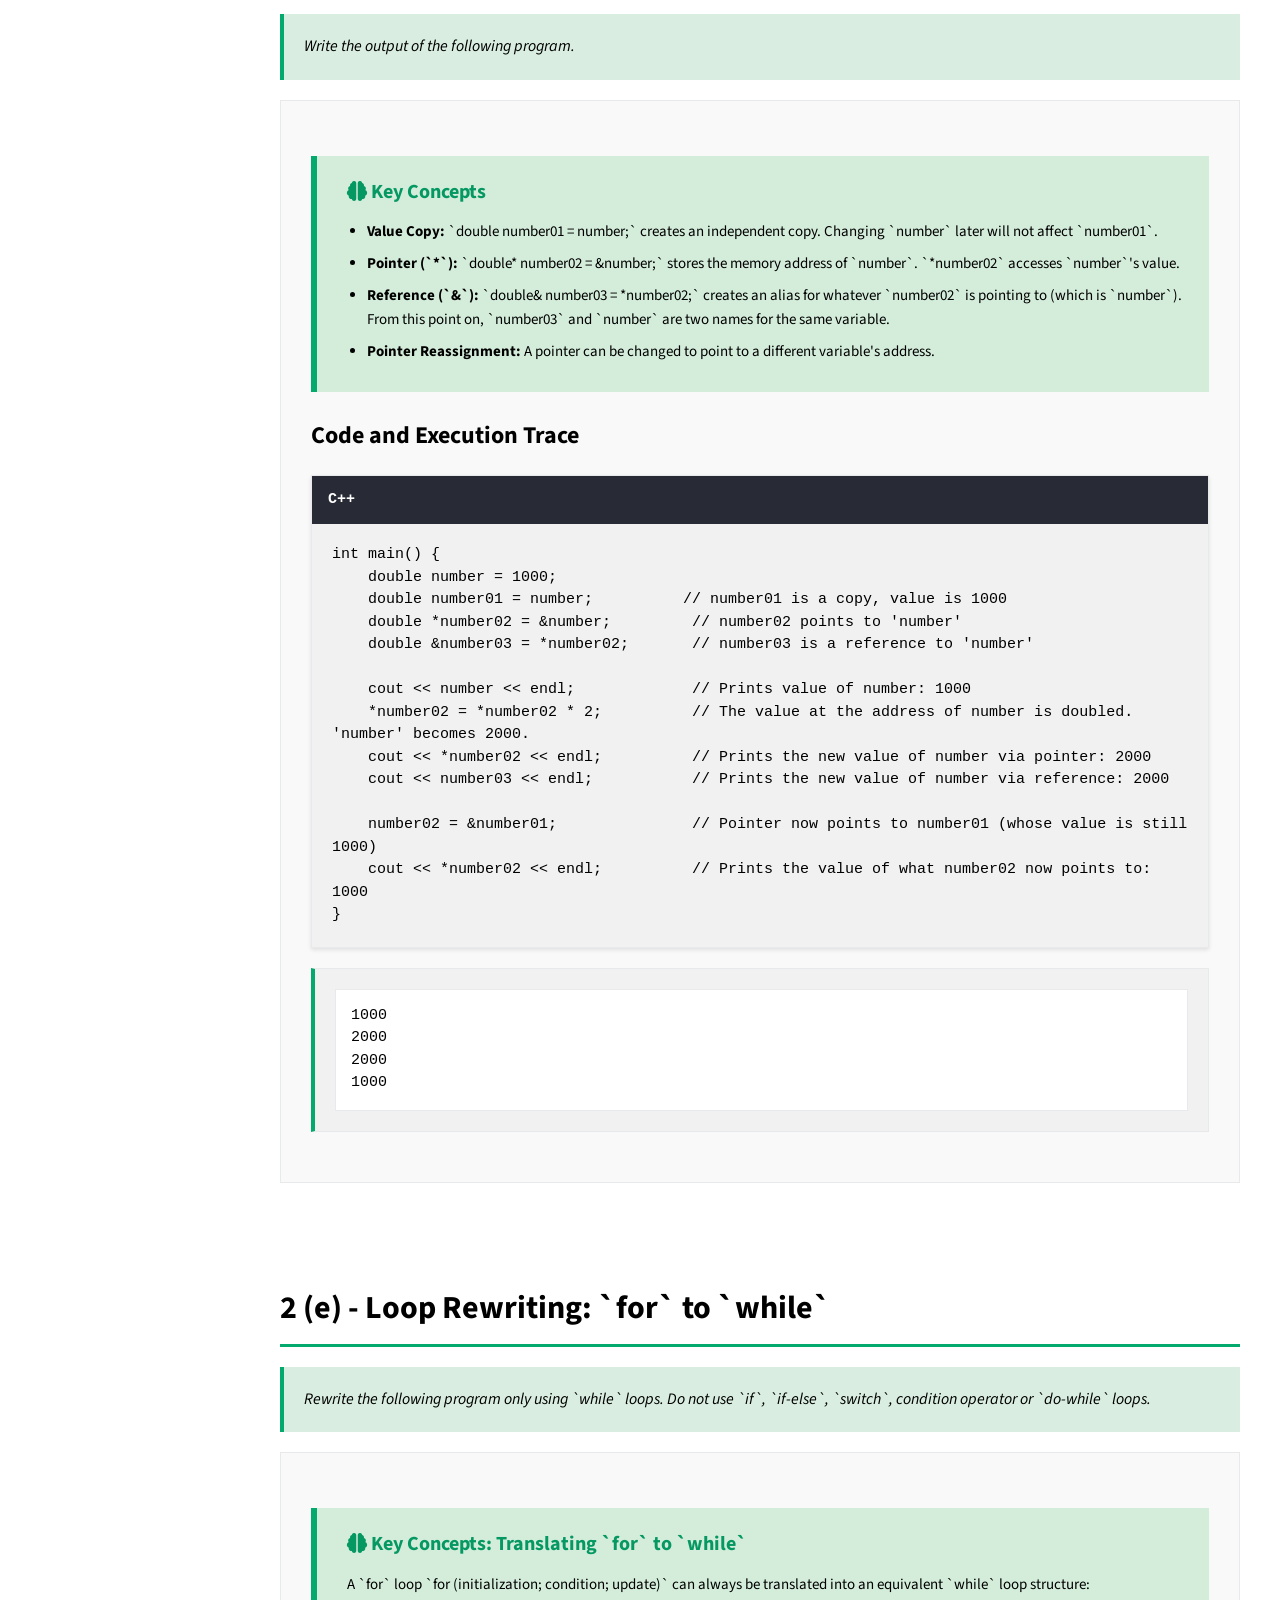
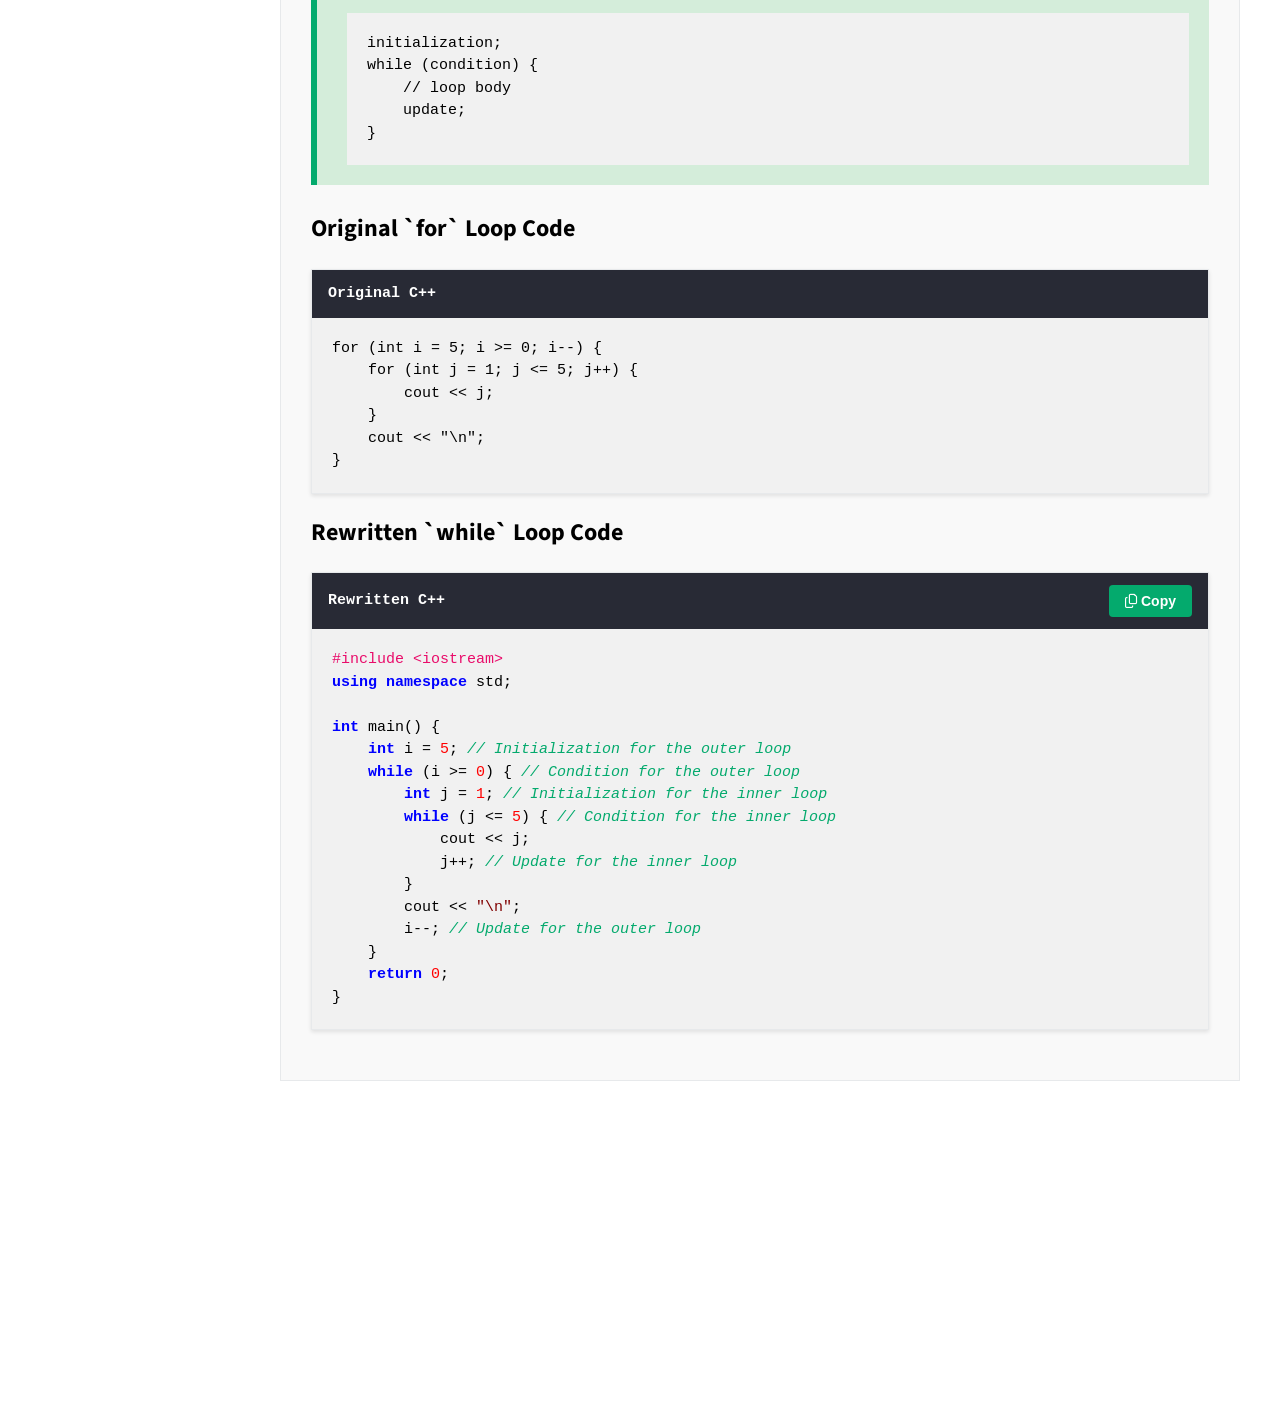
<file: question2.html>
<!DOCTYPE html>
<html lang="en">
<head>
    <meta charset="UTF-8">
    <meta name="viewport" content="width=device-width, initial-scale=1.0">
    <title>Question 2 - Inheritance & Polymorphism</title>
    <link rel="stylesheet" href="css/style.css">
    <link rel="stylesheet" href="https://cdnjs.cloudflare.com/ajax/libs/font-awesome/6.4.0/css/all.min.css">
</head>
<body>

<nav class="sidebar">
    <div class="sidebar-header">
        <h2>OOP Exam Review</h2>
    </div>
    <ul class="sidebar-nav">
        <li class="main-question"><a href="question1.html">Question 1</a></li>
        <li class="main-question">
            <a href="question2.html">Question 2</a>
            <ul class="sub-questions">
                <li><a href="#q2a">2 (a) - Abstract Classes & Inheritance</a></li>
                <li><a href="#q2b">2 (b) - Instantiating Derived Classes</a></li>
                <li><a href="#q2c">2 (c) - Using Structs</a></li>
                <li><a href="#q2d">2 (d) - Output Analysis: Pointers & References</a></li>
                <li><a href="#q2e">2 (e) - Loop Rewriting: `for` to `while`</a></li>
            </ul>
        </li>
        <li class="main-question"><a href="question3.html">Question 3</a></li>
        <li class="main-question"><a href="question4.html">Question 4</a></li>
        <li class="main-question"><a href="question5.html">Question 5</a></li>
        <li class="main-question"><a href="index.html">Core Concepts Home</a></li>
        <li class="main-question"><a href="Exam_Nov_2023_Solved.html">Exam_Nov_2023_Solved</a></li>


    </ul>
</nav>

<main class="main-content">
    <h1>Question 2: Inheritance, Polymorphism & Data Structures</h1>

    <article id="q2a">
        <h2>2 (a) - Implementing Inheritance from an Abstract Class</h2>
        <div class="question-box">
            Following is an abstract class `Person`... Inherit from `Person` to create concrete derived classes `Student` and `Teacher`. The `Student` class should add a `grade` variable, and the `Teacher` class should add a `subject` variable. The overridden `getInfo()` function should print the attributes of each class.
        </div>
        <div class="answer-box">
            <div class="key-concepts-box">
                <h4><i class="fa-solid fa-brain"></i> Key Concepts</h4>
                <ul>
                    <li><strong>Abstract Class:</strong> A class that cannot be instantiated on its own. It acts as a blueprint for other classes. It must have at least one pure virtual function.</li>
                    <li><strong>Pure Virtual Function:</strong> A virtual function with no implementation, declared by appending `= 0;`. It forces derived classes to provide their own implementation.</li>
                    <li><strong>Concrete Class:</strong> A class that can be instantiated. A class derived from an abstract class becomes concrete once it implements all of the base class's pure virtual functions.</li>
                    <li><strong>Inheritance:</strong> The mechanism of basing an object or class upon another object or class, retaining similar implementation. This promotes code reuse.</li>
                    <li><strong>`override` Specifier:</strong> A C++11 keyword that indicates a member function in a derived class is intended to override a virtual function from a base class. It helps catch errors at compile time if the function signatures don't match.</li>
                </ul>
            </div>

            <h3>Theoretical Foundation: Why Use Abstract Classes?</h3>
            <p>Abstract classes are central to polymorphism and creating flexible, extensible systems. They enforce a contract: any class that claims to be a "type of" `Person` *must* provide a way to get its information (`getInfo()`). This guarantees a common interface for a family of related classes, allowing you to treat `Student` and `Teacher` objects polymorphically through a `Person` pointer or reference, without needing to know their specific type at compile time.</p>

            <h3>Class Hierarchy Diagram (UML)</h3>
            <div class="diagram-box">
                <svg width="450" height="280" xmlns="http://www.w.w3.org/2000/svg">
                    <defs><marker id="arrow" viewBox="0 0 10 10" refX="5" refY="5" markerWidth="6" markerHeight="6" orient="auto-start-reverse"><path d="M 0 0 L 10 5 L 0 10 z" fill="#fff" stroke="#333" stroke-width="1.5"></path></marker></defs>
                    <style>.abstract{font-style:italic;}.class-box{fill:#fafafa;stroke:#555;}.prot{color:#ef6c00;}.pub{color:#2e7d32;}.priv{color:#c62828;}</style>
                    <!-- Person Class (Abstract) -->
                    <rect x="150" y="20" width="150" height="90" class="class-box" rx="5"/>
                    <text x="225" y="40" text-anchor="middle" class="abstract" font-weight="bold">Person</text>
                    <line x1="150" y1="50" x2="300" y2="50" stroke="#555"/>
                    <text x="160" y="65" class="prot" font-family="monospace"># name: string</text>
                    <text x="160" y="80" class="prot" font-family="monospace"># age: int</text>
                    <line x1="150" y1="85" x2="300" y2="85" stroke="#555"/>
                    <text x="160" y="100" class="pub abstract" font-family="monospace">+ getInfo(): void = 0</text>

                    <!-- Student Class -->
                    <rect x="20" y="170" width="180" height="90" class="class-box" rx="5"/>
                    <text x="110" y="190" text-anchor="middle" font-weight="bold">Student</text>
                    <line x1="20" y1="200" x2="200" y2="200" stroke="#555"/>
                    <text x="30" y="215" class="priv" font-family="monospace">- grade: char</text>
                    <line x1="20" y1="225" x2="200" y2="225" stroke="#555"/>
                    <text x="30" y="245" class="pub" font-family="monospace">+ getInfo(): void</text>

                    <!-- Teacher Class -->
                    <rect x="250" y="170" width="180" height="90" class="class-box" rx="5"/>
                    <text x="340" y="190" text-anchor="middle" font-weight="bold">Teacher</text>
                    <line x1="250" y1="200" x2="430" y2="200" stroke="#555"/>
                    <text x="260" y="215" class="priv" font-family="monospace">- subject: string</text>
                    <line x1="250" y1="225" x2="430" y2="225" stroke="#555"/>
                    <text x="260" y="245" class="pub" font-family="monospace">+ getInfo(): void</text>

                    <!-- Inheritance lines -->
                    <line x1="110" y1="170" x2="225" y2="110" stroke="#333" stroke-width="1.5" marker-end="url(#arrow)"/>
                    <line x1="340" y1="170" x2="225" y2="110" stroke="#333" stroke-width="1.5" marker-end="url(#arrow)"/>
                </svg>
            </div>

            <h3>Complete Implementation Code</h3>
            <div class="code-block">
                <div class="code-header"><span>C++</span><button class="copy-btn"><i class="fa-regular fa-copy"></i> Copy</button></div>
                <pre><code><span class="code-preprocessor">#include &lt;iostream&gt;</span>
<span class="code-preprocessor">#include &lt;string&gt;</span>
<span class="code-keyword">using namespace</span> std;

<span class="code-comment">// Abstract Base Class 'Person'</span>
<span class="code-keyword">class</span> Person {
<span class="code-keyword">protected</span>:
    <span class="code-comment">// Protected members are accessible by this class and its derived classes</span>
    <span class="code-type">string</span> name;
    <span class="code-type">int</span> age;
<span class="code-keyword">public</span>:
    Person(<span class="code-keyword">const</span> <span class="code-type">string</span>& n, <span class="code-type">int</span> a) : name(n), age(a) {
        cout &lt;&lt; <span class="code-string">"LOG: Person constructor executed."</span> &lt;&lt; endl;
    }
    <span class="code-keyword">virtual void</span> getInfo() <span class="code-keyword">const</span> = <span class="code-number">0</span>;
    <span class="code-keyword">virtual</span> ~Person() {
        cout &lt;&lt; <span class="code-string">"LOG: Person destructor executed."</span> &lt;&lt; endl;
    }
};

<span class="code-comment">// Concrete Derived Class 'Student'</span>
<span class="code-keyword">class</span> Student : <span class="code-keyword">public</span> Person {
<span class="code-keyword">private</span>:
    <span class="code-type">char</span> grade;
<span class="code-keyword">public</span>:
    Student(<span class="code-keyword">const</span> <span class="code-type">string</span>& n, <span class="code-type">int</span> a, <span class="code-type">char</span> g) : Person(n, a), grade(g) {
        cout &lt;&lt; <span class="code-string">"LOG: Student constructor executed."</span> &lt;&lt; endl;
    }
    <span class="code-keyword">void</span> getInfo() <span class="code-keyword">const override</span> {
        cout &lt;&lt; <span class="code-string">"--- Student Details ---\n"</span>;
        cout &lt;&lt; <span class="code-string">"  Name:  "</span> &lt;&lt; name &lt;&lt; <span class="code-string">"\n  Age:   "</span> &lt;&lt; age &lt;&lt; <span class="code-string">"\n  Grade: "</span> &lt;&lt; grade &lt;&lt; endl;
    }
    ~Student() { cout &lt;&lt; <span class="code-string">"LOG: Student destructor executed."</span> &lt;&lt; endl; }
};

<span class="code-comment">// Concrete Derived Class 'Teacher'</span>
<span class="code-keyword">class</span> Teacher : <span class="code-keyword">public</span> Person {
<span class="code-keyword">private</span>:
    <span class="code-type">string</span> subject;
<span class="code-keyword">public</span>:
    Teacher(<span class="code-keyword">const</span> <span class="code-type">string</span>& n, <span class="code-type">int</span> a, <span class="code-keyword">const</span> <span class="code-type">string</span>& s) : Person(n, a), subject(s) {
        cout &lt;&lt; <span class="code-string">"LOG: Teacher constructor executed."</span> &lt;&lt; endl;
    }
    <span class="code-keyword">void</span> getInfo() <span class="code-keyword">const override</span> {
        cout &lt;&lt; <span class="code-string">"--- Teacher Details ---\n"</span>;
        cout &lt;&lt; <span class="code-string">"  Name:    "</span> &lt;&lt; name &lt;&lt; <span class="code-string">"\n  Age:     "</span> &lt;&lt; age &lt;&lt; <span class="code-string">"\n  Subject: "</span> &lt;&lt; subject &lt;&lt; endl;
    }
    ~Teacher() { cout &lt;&lt; <span class="code-string">"LOG: Teacher destructor executed."</span> &lt;&lt; endl; }
};
</code></pre>
            </div>
        </div>
    </article>

    <article id="q2b">
        <h2>2 (b) - Instantiating and Using Derived Classes</h2>
        <div class="question-box">
            Write the `main()` function that creates objects of the `Student` and `Teacher` classes... and call the `getInfo()` function on each object.
        </div>
        <div class="answer-box">
            <div class="key-concepts-box">
                <h4><i class="fa-solid fa-brain"></i> Key Concepts</h4>
                <ul>
                    <li><strong>Object Instantiation:</strong> The process of creating an instance (an object) of a class in memory.</li>
                    <li><strong>Constructor Chaining:</strong> When a derived class object is created, its constructor automatically calls the constructor of its base class first. This ensures the base part is properly initialized.</li>
                    <li><strong>Destructor Chaining:</strong> When a derived object is destroyed, the destructor chain runs in the reverse order of the constructors: derived class destructor first, then the base class destructor.</li>
                </ul>
            </div>

            <h3>Required `main()` Function</h3>
            <div class="code-block">
                <div class="code-header"><span>C++</span><button class="copy-btn"><i class="fa-regular fa-copy"></i> Copy</button></div>
                <pre><code><span class="code-comment">// This main function would follow the class definitions from 2(a)</span>
<span class="code-keyword">int</span> main() {
    cout &lt;&lt; <span class="code-string">"--- Creating Student Object ---"</span> &lt;&lt; endl;
    Student student1(<span class="code-string">"Akalanka"</span>, <span class="code-number">38</span>, <span class="code-string">'A'</span>);
    cout &lt;&lt; endl;

    cout &lt;&lt; <span class="code-string">"--- Creating Teacher Object ---"</span> &lt;&lt; endl;
    Teacher teacher1(<span class="code-string">"Nishantha"</span>, <span class="code-number">50</span>, <span class="code-string">"OOP"</span>);
    cout &lt;&lt; endl;

    cout &lt;&lt; <span class="code-string">"--- Calling getInfo() Methods ---"</span> &lt;&lt; endl;
    student1.getInfo();
    cout &lt;&lt; endl;
    teacher1.getInfo();
    cout &lt;&lt; endl;

    cout &lt;&lt; <span class="code-string">"--- main() is about to end, destructors will be called ---"</span> &lt;&lt; endl;
    <span class="code-keyword">return</span> <span class="code-number">0</span>;
}
</code></pre>
            </div>

            <h3>Combined Output of 2(a) and 2(b)</h3>
            <div class="output-box">
<pre>--- Creating Student Object ---
LOG: Person constructor executed.
LOG: Student constructor executed.

--- Creating Teacher Object ---
LOG: Person constructor executed.
LOG: Teacher constructor executed.

--- Calling getInfo() Methods ---
--- Student Details ---
  Name:  Akalanka
  Age:   38
  Grade: A

--- Teacher Details ---
  Name:    Nishantha
  Age:     50
  Subject: OOP

--- main() is about to end, destructors will be called ---
LOG: Teacher destructor executed.
LOG: Person destructor executed.
LOG: Student destructor executed.
LOG: Person destructor executed.</pre>
            </div>
        </div>
    </article>

    <article id="q2c">
        <h2>2 (c) - Using Structs</h2>
        <div class="question-box">
            Write the `main()` function that would call the `struct book`, initialize its members, and print the values.
        </div>
        <div class="answer-box">
            <div class="key-concepts-box">
                <h4><i class="fa-solid fa-brain"></i> Key Concepts: `struct` vs. `class`</h4>
                <ul>
                    <li><strong>Default Access:</strong> The only real difference is default access. In a `struct`, members are `public` by default. In a `class`, members are `private` by default.</li>
                    <li><strong>Convention/Usage:</strong> By convention, `struct`s are used for simple data aggregates (plain old data) with few or no methods. `class`es are used for complex objects with data and extensive methods, intended to model behavior and enforce invariants (rules) through encapsulation.</li>
                </ul>
            </div>

            <h3>Complete Program with `main()`</h3>
            <div class="code-block">
                <div class="code-header"><span>C++</span><button class="copy-btn"><i class="fa-regular fa-copy"></i> Copy</button></div>
                <pre><code><span class="code-preprocessor">#include &lt;iostream&gt;</span>
<span class="code-preprocessor">#include &lt;string&gt;</span>
<span class="code-keyword">using namespace</span> std;

<span class="code-keyword">struct</span> book {
    <span class="code-comment">// All these members are public by default</span>
    <span class="code-type">int</span> bookID;
    <span class="code-type">int</span> numOfCopies;
    <span class="code-type">float</span> price;
    <span class="code-type">string</span> bookName;
};

<span class="code-keyword">int</span> main() {
    <span class="code-comment">// Create an instance of the struct</span>
    book myBook;

    <span class="code-comment">// Initialize members using the dot (.) operator</span>
    myBook.bookID = <span class="code-number">101</span>;
    myBook.numOfCopies = <span class="code-number">50</span>;
    myBook.price = <span class="code-number">29.99f</span>;
    myBook.bookName = <span class="code-string">"The C++ Programming Language"</span>;

    <span class="code-comment">// Print the values</span>
    cout &lt;&lt; <span class="code-string">"Book ID: "</span> &lt;&lt; myBook.bookID &lt;&lt; endl;
    cout &lt;&lt; <span class="code-string">"Book Name: "</span> &lt;&lt; myBook.bookName &lt;&lt; endl;
    cout &lt;&lt; <span class="code-string">"Price: $"</span> &lt;&lt; myBook.price &lt;&lt; endl;
    cout &lt;&lt; <span class="code-string">"Copies Available: "</span> &lt;&lt; myBook.numOfCopies &lt;&lt; endl;

    <span class="code-keyword">return</span> <span class="code-number">0</span>;
}
</code></pre>
            </div>
        </div>
    </article>

    <article id="q2d">
        <h2>2 (d) - Output Analysis: Pointers, References, and Value Semantics</h2>
        <div class="question-box">
            Write the output of the following program.
        </div>
        <div class="answer-box">
            <div class="key-concepts-box">
                <h4><i class="fa-solid fa-brain"></i> Key Concepts</h4>
                <ul>
                    <li><strong>Value Copy:</strong> `double number01 = number;` creates an independent copy. Changing `number` later will not affect `number01`.</li>
                    <li><strong>Pointer (`*`):</strong> `double* number02 = &number;` stores the memory address of `number`. `*number02` accesses `number`'s value.</li>
                    <li><strong>Reference (`&`):</strong> `double& number03 = *number02;` creates an alias for whatever `number02` is pointing to (which is `number`). From this point on, `number03` and `number` are two names for the same variable.</li>
                    <li><strong>Pointer Reassignment:</strong> A pointer can be changed to point to a different variable's address.</li>
                </ul>
            </div>
            <h3>Code and Execution Trace</h3>
            <div class="code-block">
                <div class="code-header"><span>C++</span></div>
                <pre><code>int main() {
    double number = 1000;
    double number01 = number;          // number01 is a copy, value is 1000
    double *number02 = &number;         // number02 points to 'number'
    double &number03 = *number02;       // number03 is a reference to 'number'

    cout << number << endl;             // Prints value of number: 1000
    *number02 = *number02 * 2;          // The value at the address of number is doubled. 'number' becomes 2000.
    cout << *number02 << endl;          // Prints the new value of number via pointer: 2000
    cout << number03 << endl;           // Prints the new value of number via reference: 2000

    number02 = &number01;               // Pointer now points to number01 (whose value is still 1000)
    cout << *number02 << endl;          // Prints the value of what number02 now points to: 1000
}</code></pre>
            </div>
            <div class="output-box"><pre>1000
2000
2000
1000</pre></div>
        </div>
    </article>

    <article id="q2e">
        <h2>2 (e) - Loop Rewriting: `for` to `while`</h2>
        <div class="question-box">
            Rewrite the following program only using `while` loops. Do not use `if`, `if-else`, `switch`, condition operator or `do-while` loops.
        </div>
        <div class="answer-box">
            <div class="key-concepts-box">
                <h4><i class="fa-solid fa-brain"></i> Key Concepts: Translating `for` to `while`</h4>
                <p>A `for` loop `for (initialization; condition; update)` can always be translated into an equivalent `while` loop structure:</p>
                <pre><code>initialization;
while (condition) {
    // loop body
    update;
}</code></pre>
            </div>

            <h3>Original `for` Loop Code</h3>
            <div class="code-block">
                <div class="code-header"><span>Original C++</span></div>
                <pre><code>for (int i = 5; i >= 0; i--) {
    for (int j = 1; j <= 5; j++) {
        cout << j;
    }
    cout << "\n";
}</code></pre>
            </div>

            <h3>Rewritten `while` Loop Code</h3>
            <div class="code-block">
                <div class="code-header"><span>Rewritten C++</span><button class="copy-btn"><i class="fa-regular fa-copy"></i> Copy</button></div>
                <pre><code><span class="code-preprocessor">#include &lt;iostream&gt;</span>
<span class="code-keyword">using namespace</span> std;

<span class="code-keyword">int</span> main() {
    <span class="code-type">int</span> i = <span class="code-number">5</span>; <span class="code-comment">// Initialization for the outer loop</span>
    <span class="code-keyword">while</span> (i >= <span class="code-number">0</span>) { <span class="code-comment">// Condition for the outer loop</span>
        <span class="code-type">int</span> j = <span class="code-number">1</span>; <span class="code-comment">// Initialization for the inner loop</span>
        <span class="code-keyword">while</span> (j <= <span class="code-number">5</span>) { <span class="code-comment">// Condition for the inner loop</span>
            cout << j;
            j++; <span class="code-comment">// Update for the inner loop</span>
        }
        cout << <span class="code-string">"\n"</span>;
        i--; <span class="code-comment">// Update for the outer loop</span>
    }
    <span class="code-keyword">return</span> <span class="code-number">0</span>;
}</code></pre>
            </div>
        </div>
    </article>

</main>

<script src="js/script.js"></script>
</body>
</html>
</file>
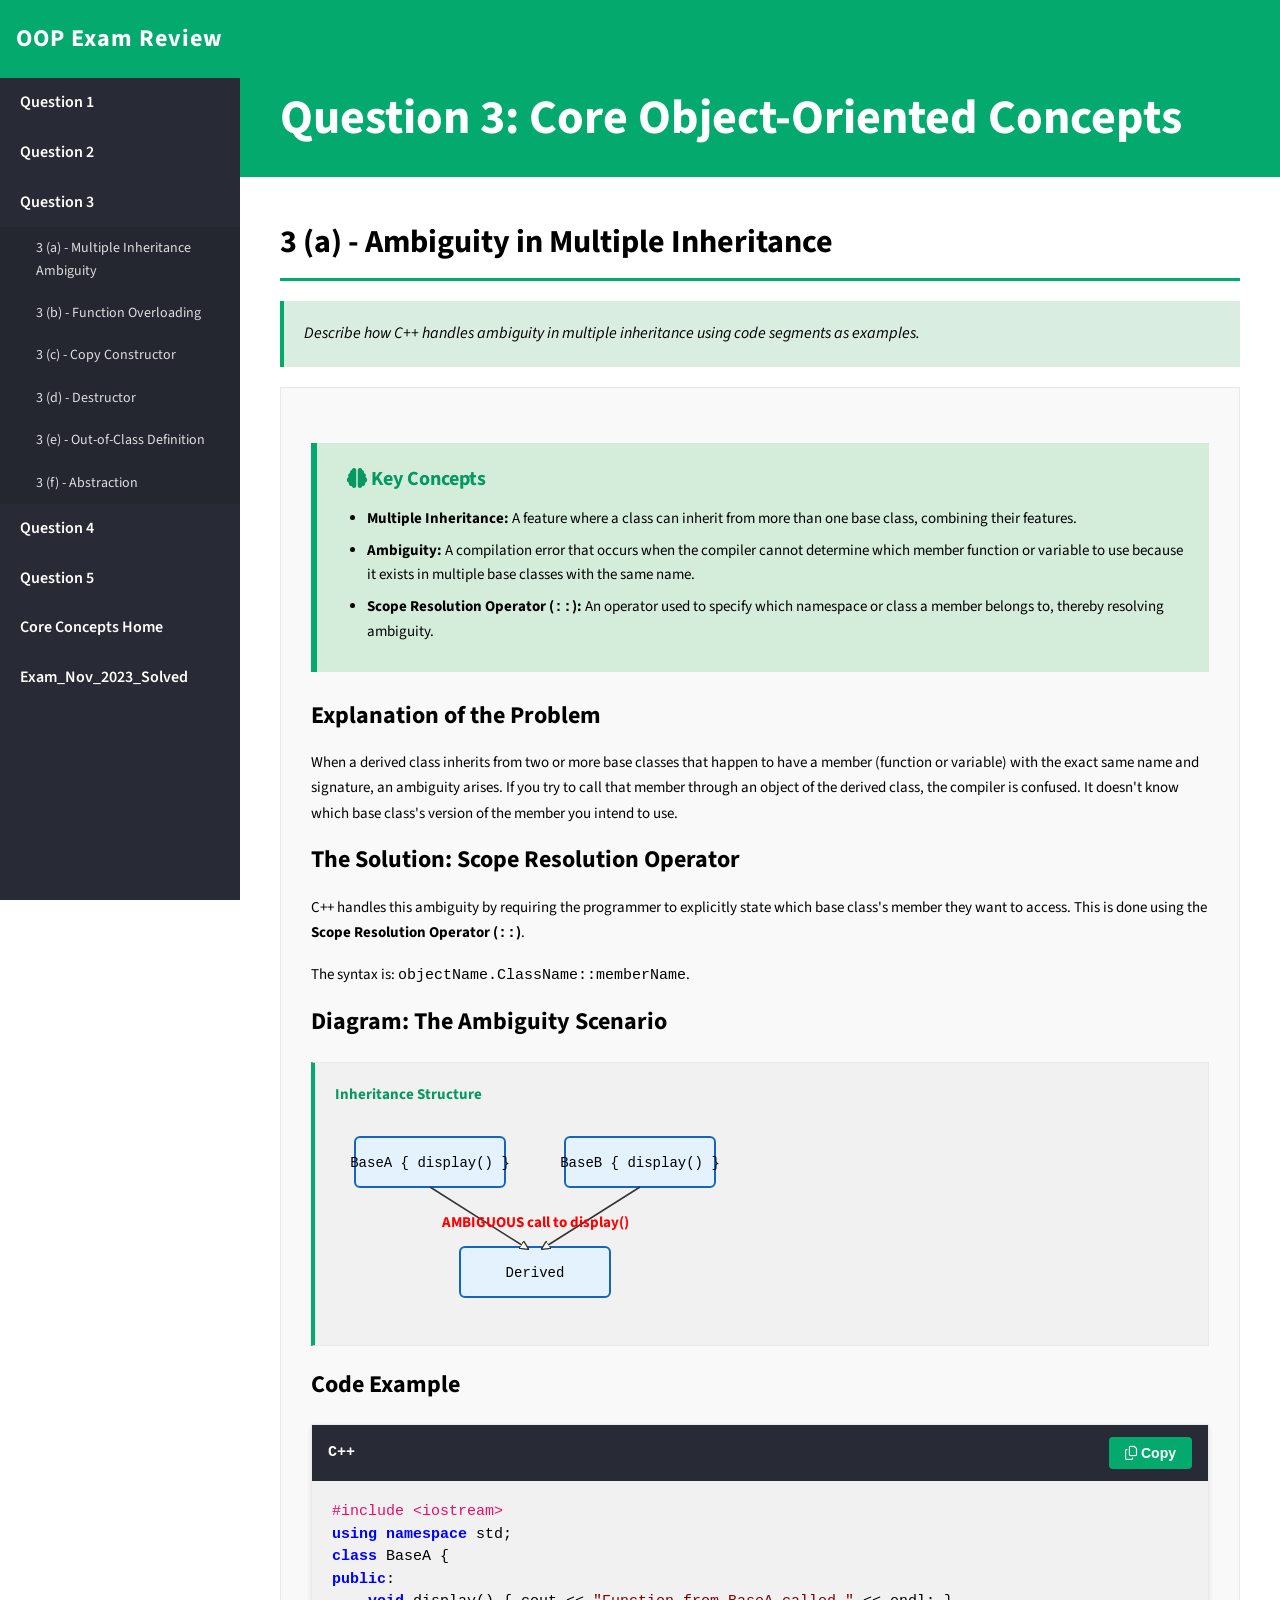
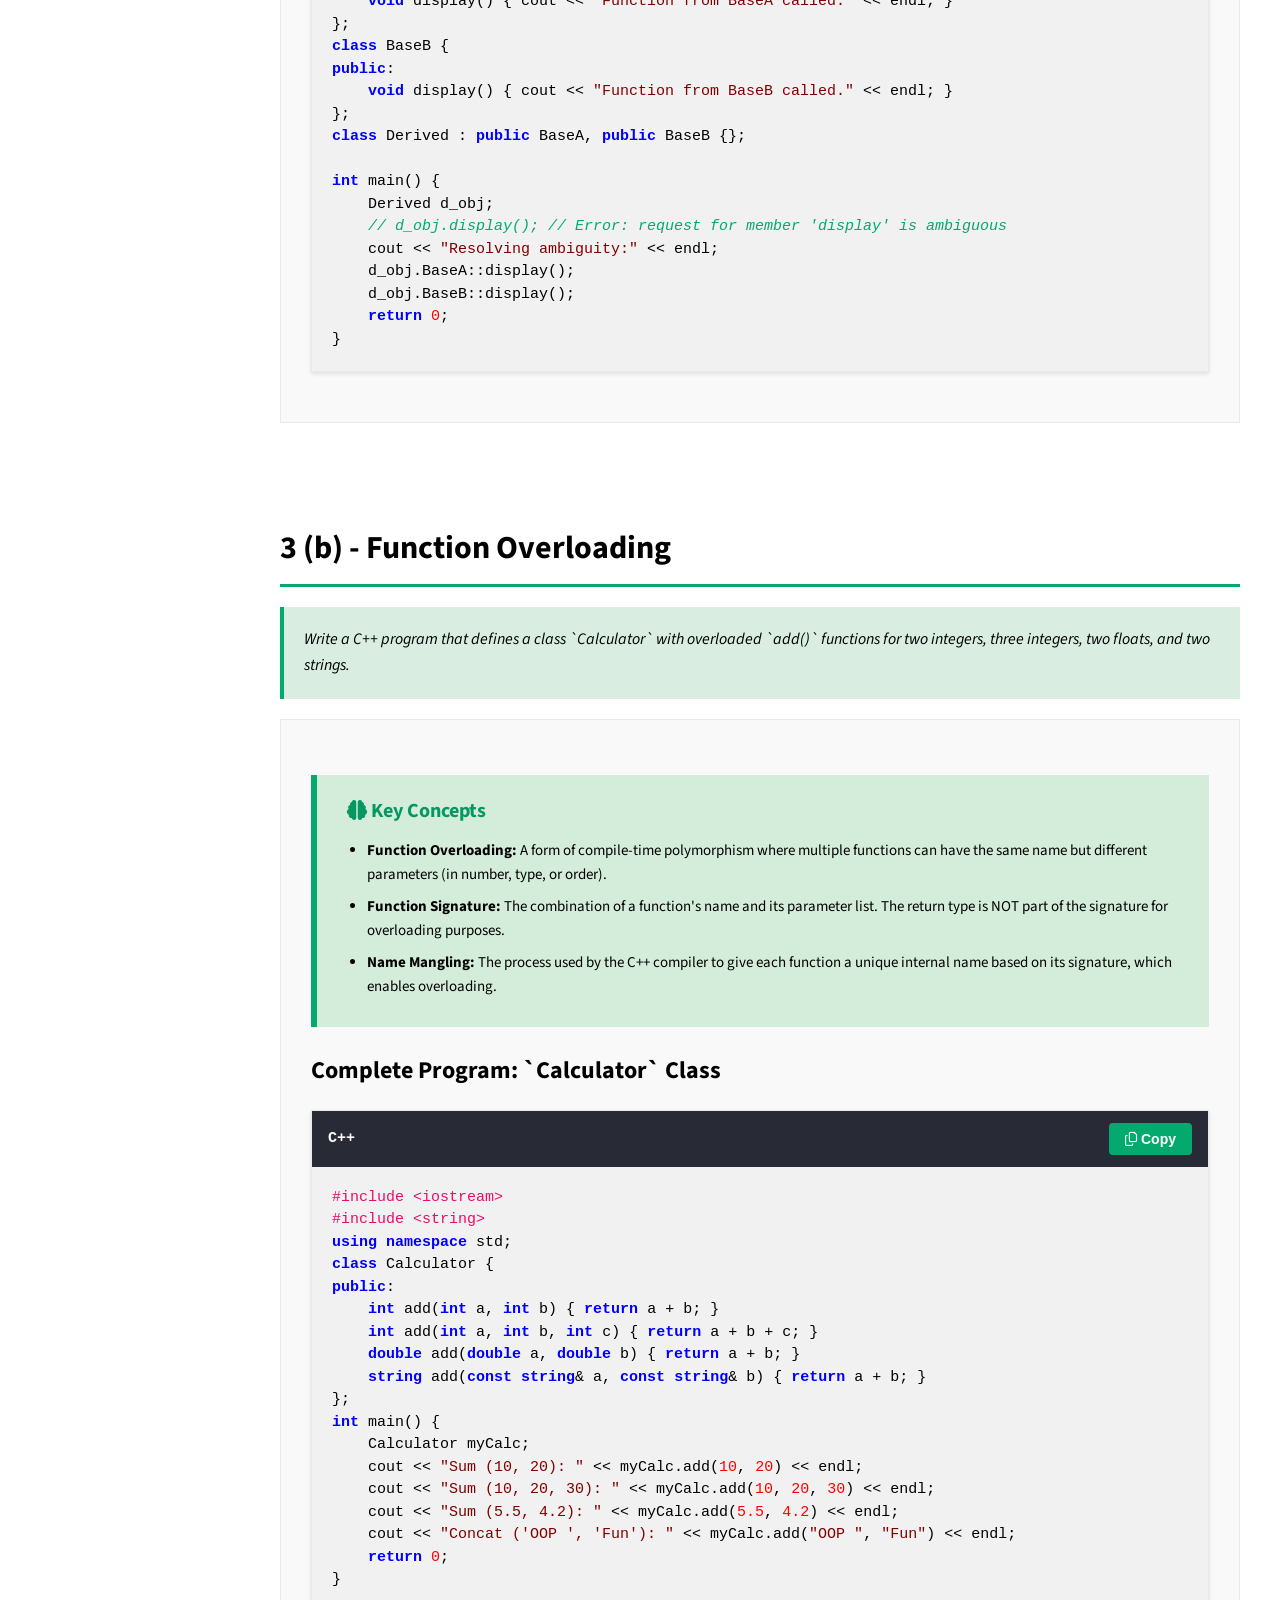
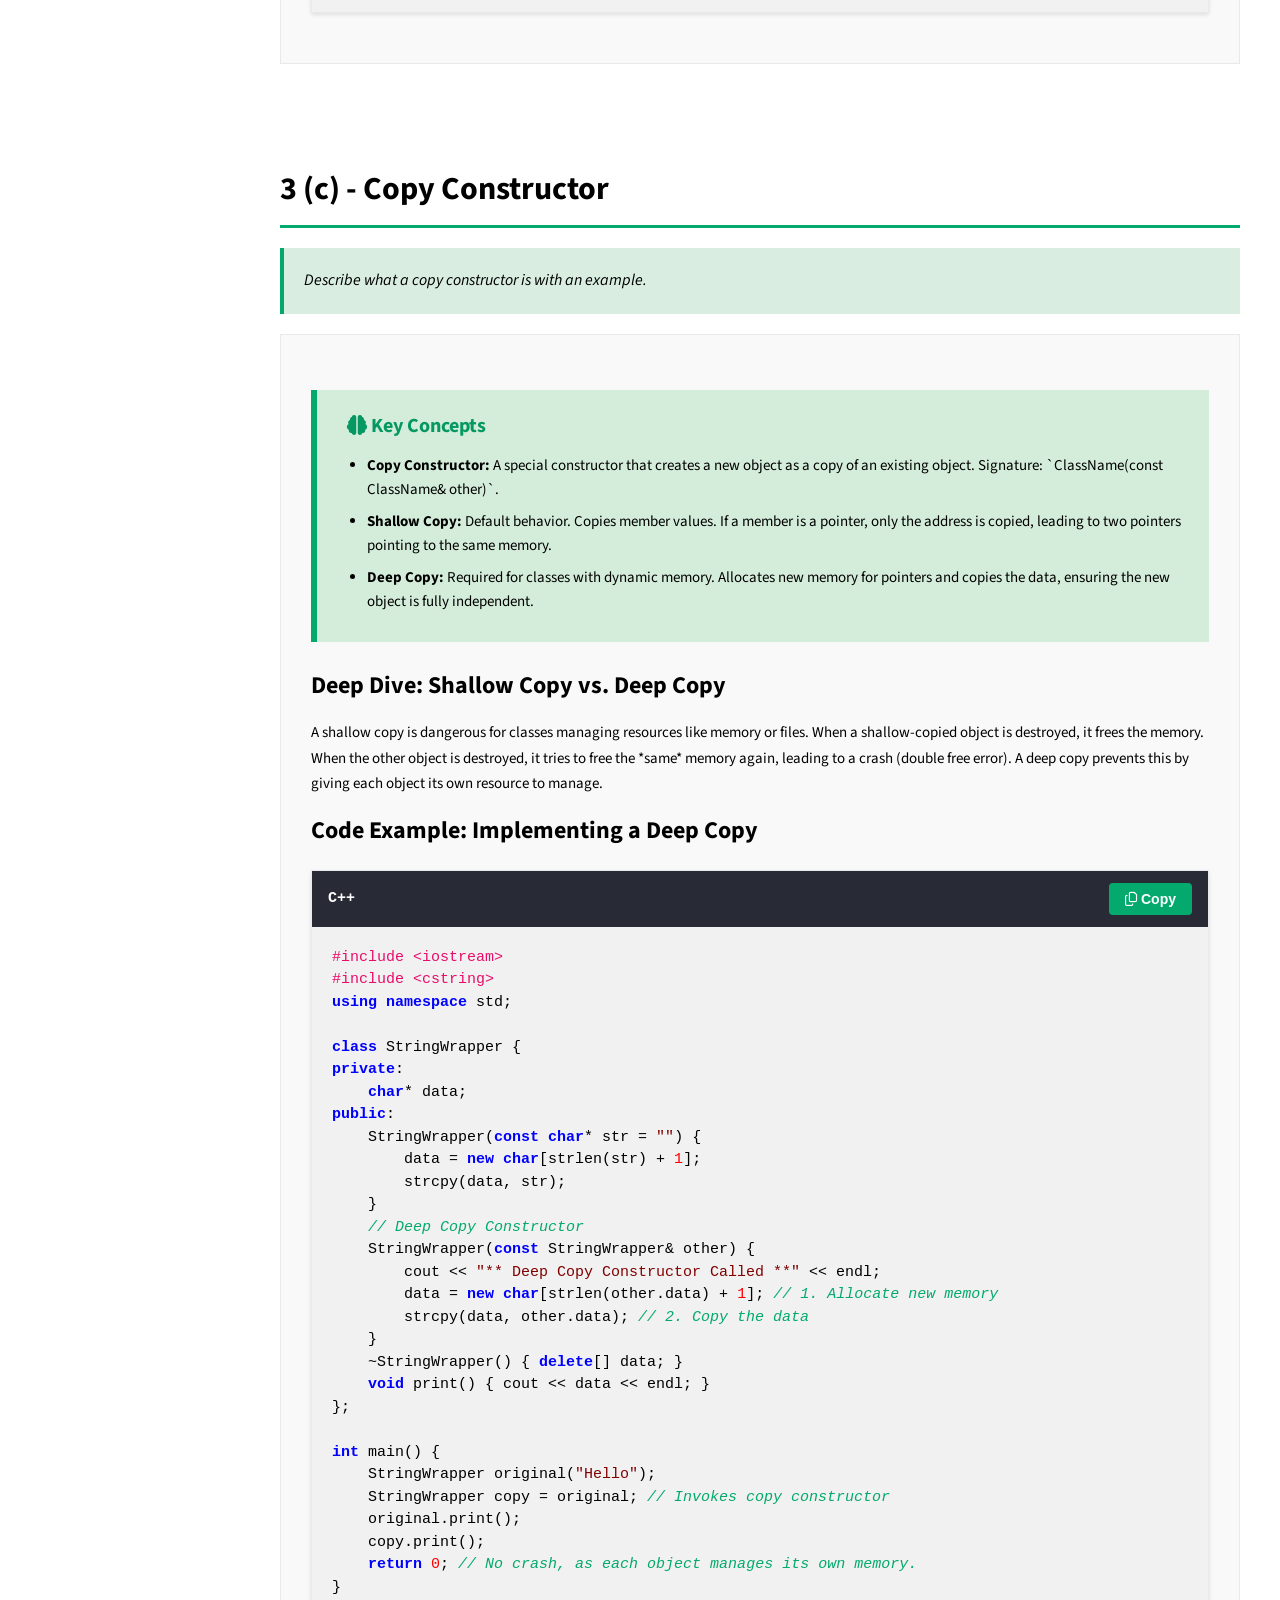
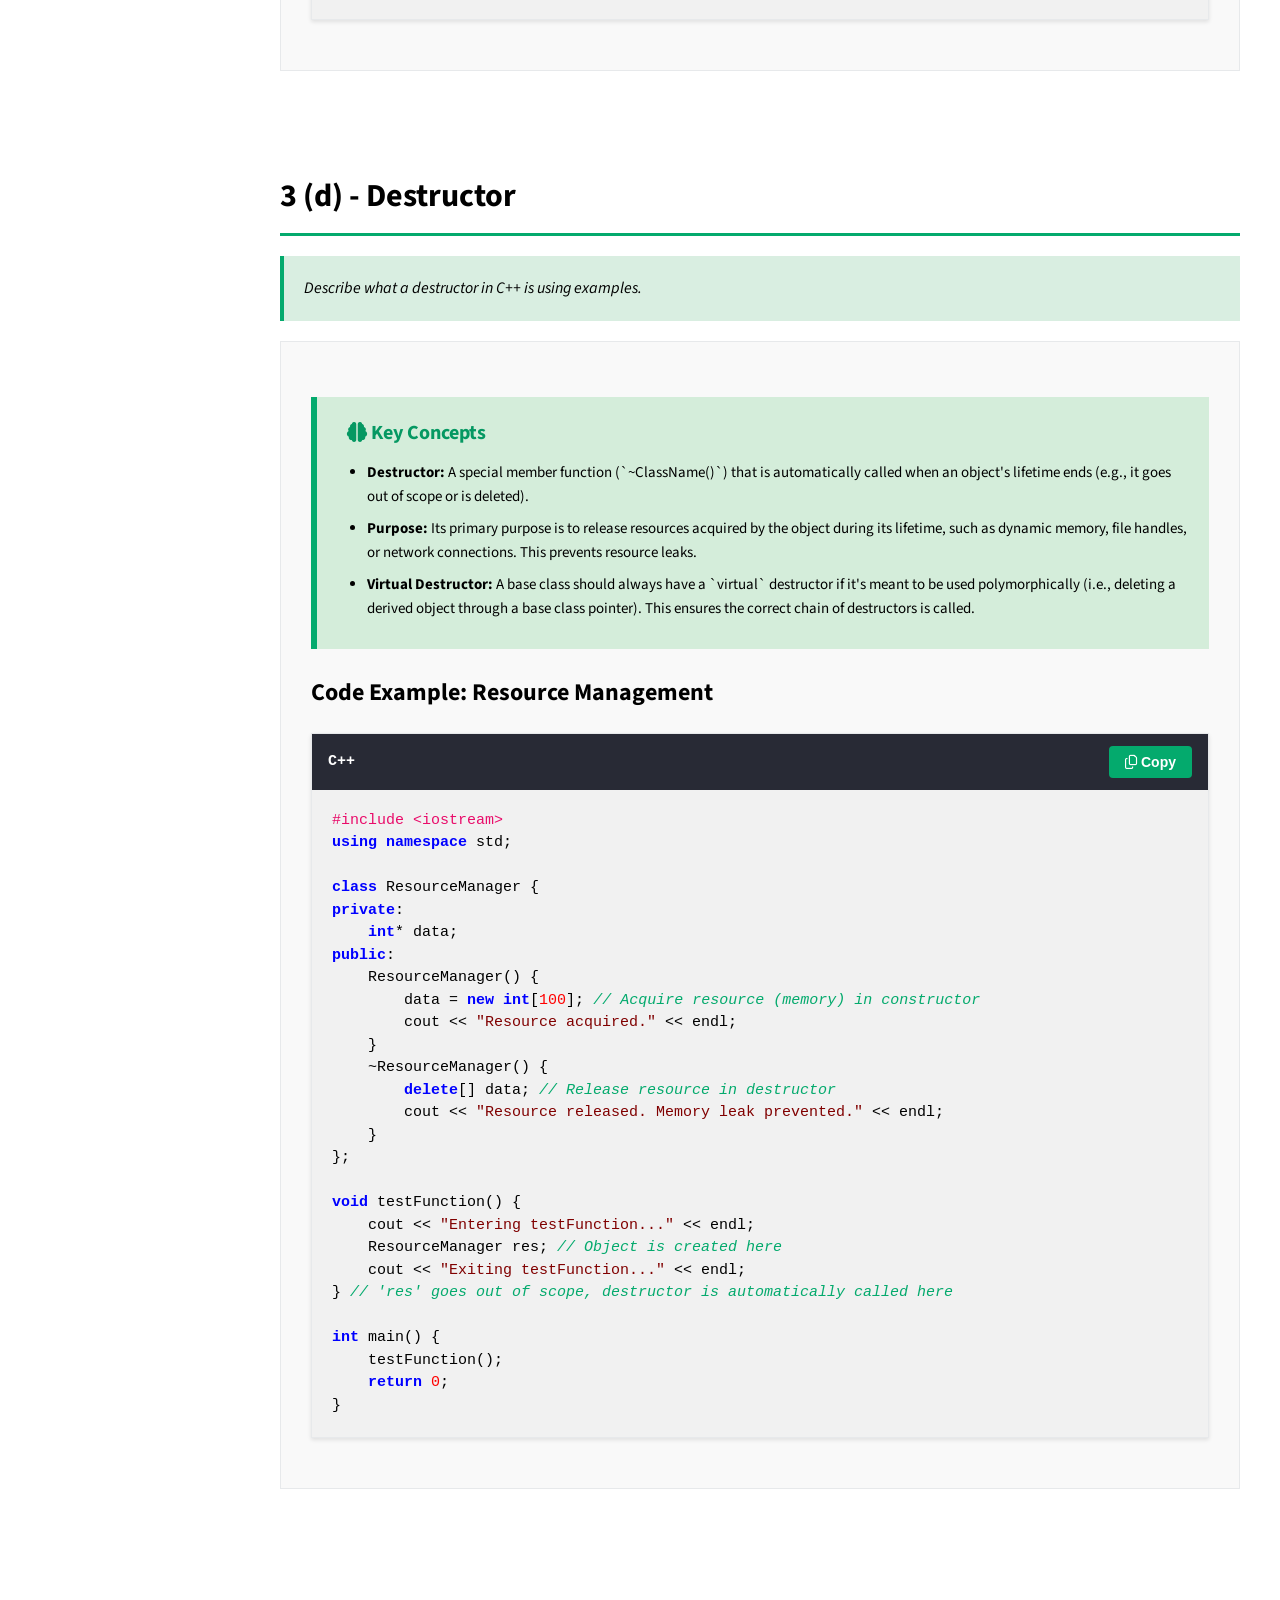
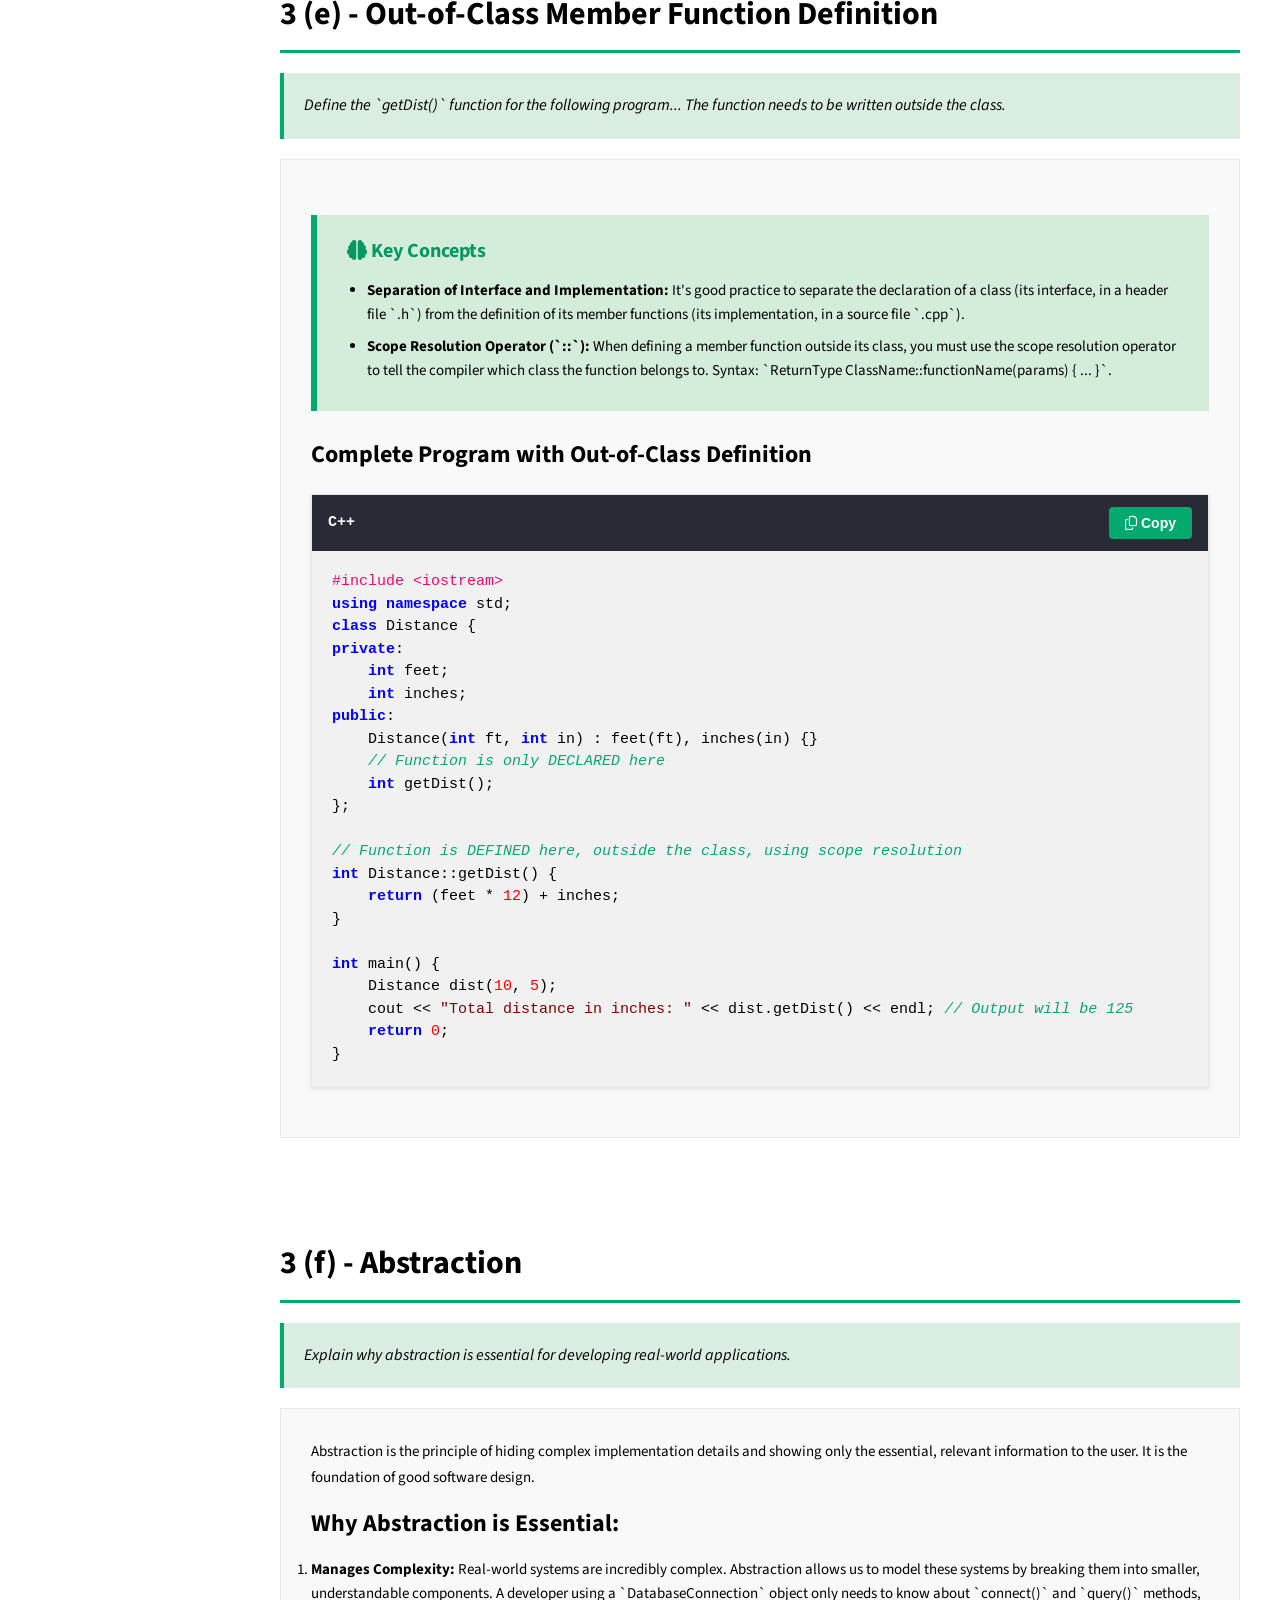
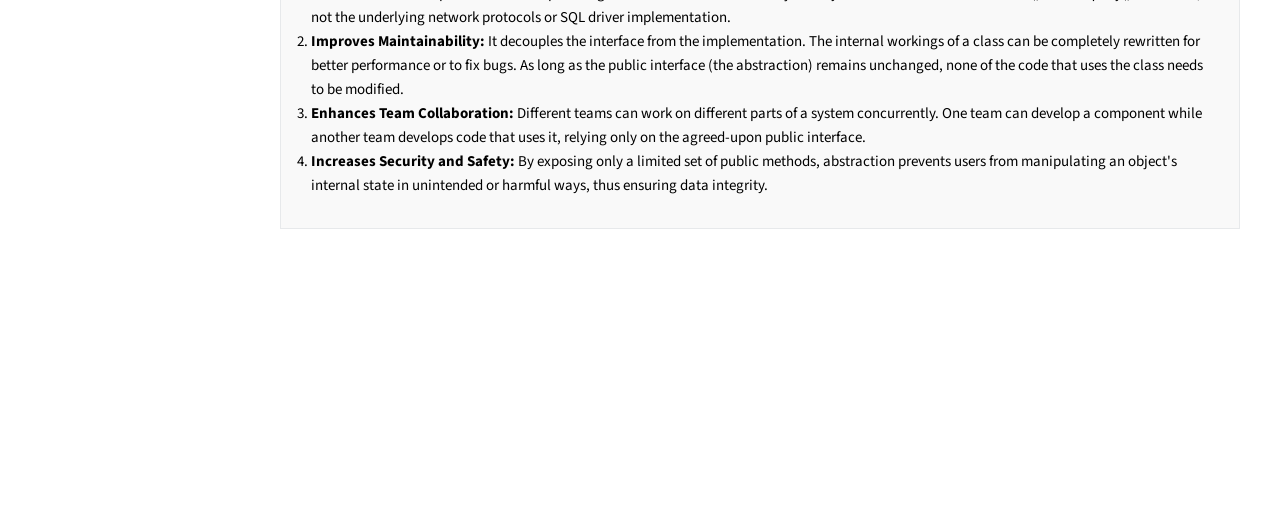
<file: question3.html>
<!DOCTYPE html>
<html lang="en">
<head>
    <meta charset="UTF-8">
    <meta name="viewport" content="width=device-width, initial-scale=1.0">
    <title>Question 3 - OOP Core Concepts</title>
    <link rel="stylesheet" href="css/style.css">
    <link rel="stylesheet" href="https://cdnjs.cloudflare.com/ajax/libs/font-awesome/6.4.0/css/all.min.css">
</head>
<body>

<nav class="sidebar">
    <div class="sidebar-header">
        <h2>OOP Exam Review</h2>
    </div>
    <ul class="sidebar-nav">
        <li class="main-question"><a href="question1.html">Question 1</a></li>
        <li class="main-question"><a href="question2.html">Question 2</a></li>
        <li class="main-question">
            <a href="question3.html">Question 3</a>
            <ul class="sub-questions">
                <li><a href="#q3a">3 (a) - Multiple Inheritance Ambiguity</a></li>
                <li><a href="#q3b">3 (b) - Function Overloading</a></li>
                <li><a href="#q3c">3 (c) - Copy Constructor</a></li>
                <li><a href="#q3d">3 (d) - Destructor</a></li>
                <li><a href="#q3e">3 (e) - Out-of-Class Definition</a></li>
                <li><a href="#q3f">3 (f) - Abstraction</a></li>
            </ul>
        </li>
        <li class="main-question"><a href="question4.html">Question 4</a></li>
        <li class="main-question"><a href="question5.html">Question 5</a></li>
        <li class="main-question"><a href="index.html">Core Concepts Home</a></li>
        <li class="main-question"><a href="Exam_Nov_2023_Solved.html">Exam_Nov_2023_Solved</a></li>


    </ul>
</nav>

<main class="main-content">
    <h1>Question 3: Core Object-Oriented Concepts</h1>

    <article id="q3a">
        <h2>3 (a) - Ambiguity in Multiple Inheritance</h2>
        <div class="question-box">
            Describe how C++ handles ambiguity in multiple inheritance using code segments as examples.
        </div>
        <div class="answer-box">
            <div class="key-concepts-box">
                <h4><i class="fa-solid fa-brain"></i> Key Concepts</h4>
                <ul>
                    <li><strong>Multiple Inheritance:</strong> A feature where a class can inherit from more than one base class, combining their features.</li>
                    <li><strong>Ambiguity:</strong> A compilation error that occurs when the compiler cannot determine which member function or variable to use because it exists in multiple base classes with the same name.</li>
                    <li><strong>Scope Resolution Operator (<code>::</code>):</strong> An operator used to specify which namespace or class a member belongs to, thereby resolving ambiguity.</li>
                </ul>
            </div>

            <h3>Explanation of the Problem</h3>
            <p>When a derived class inherits from two or more base classes that happen to have a member (function or variable) with the exact same name and signature, an ambiguity arises. If you try to call that member through an object of the derived class, the compiler is confused. It doesn't know which base class's version of the member you intend to use.</p>

            <h3>The Solution: Scope Resolution Operator</h3>
            <p>C++ handles this ambiguity by requiring the programmer to explicitly state which base class's member they want to access. This is done using the <strong>Scope Resolution Operator (<code>::</code>)</strong>.</p>
            <p>The syntax is: <code>objectName.ClassName::memberName</code>.</p>

            <h3>Diagram: The Ambiguity Scenario</h3>
            <div class="diagram-box">
                <h4>Inheritance Structure</h4>
                <svg width="400" height="200" xmlns="http://www.w3.org/2000/svg">
                    <defs><marker id="arrow" viewBox="0 0 10 10" refX="5" refY="5" markerWidth="6" markerHeight="6" orient="auto-start-reverse"><path d="M 0 0 L 10 5 L 0 10 z" fill="#fff" stroke="#333" stroke-width="1.5"></path></marker></defs>
                    <style>.box{fill:#e3f2fd;stroke:#1565c0;stroke-width:2;}.label{font-family:var(--font-code);font-size:14px;text-anchor:middle;}</style>
                    <rect x="20" y="20" width="150" height="50" class="box" rx="5"/><text x="95" y="50" class="label">BaseA { display() }</text>
                    <rect x="230" y="20" width="150"height="50" class="box" rx="5"/><text x="305" y="50" class="label">BaseB { display() }</text>
                    <rect x="125" y="130" width="150" height="50" class="box" rx="5"/><text x="200" y="160" class="label">Derived</text>
                    <line x1="95" y1="70" x2="190" y2="130" stroke="#333" stroke-width="1.5" marker-end="url(#arrow)"/>
                    <line x1="305" y1="70" x2="210" y2="130" stroke="#333" stroke-width="1.5" marker-end="url(#arrow)"/>
                    <text x="200" y="110" fill="red" font-weight="bold" text-anchor="middle">AMBIGUOUS call to display()</text>
                </svg>
            </div>

            <h3>Code Example</h3>
            <div class="code-block">
                <div class="code-header"><span>C++</span><button class="copy-btn"><i class="fa-regular fa-copy"></i> Copy</button></div>
                <pre><code><span class="code-preprocessor">#include &lt;iostream&gt;</span>
<span class="code-keyword">using namespace</span> std;
<span class="code-keyword">class</span> BaseA {
<span class="code-keyword">public</span>:
    <span class="code-keyword">void</span> display() { cout &lt;&lt; <span class="code-string">"Function from BaseA called."</span> &lt;&lt; endl; }
};
<span class="code-keyword">class</span> BaseB {
<span class="code-keyword">public</span>:
    <span class="code-keyword">void</span> display() { cout &lt;&lt; <span class="code-string">"Function from BaseB called."</span> &lt;&lt; endl; }
};
<span class="code-keyword">class</span> Derived : <span class="code-keyword">public</span> BaseA, <span class="code-keyword">public</span> BaseB {};

<span class="code-keyword">int</span> main() {
    Derived d_obj;
    <span class="code-comment">// d_obj.display(); // Error: request for member 'display' is ambiguous</span>
    cout &lt;&lt; <span class="code-string">"Resolving ambiguity:"</span> &lt;&lt; endl;
    d_obj.BaseA::display();
    d_obj.BaseB::display();
    <span class="code-keyword">return</span> <span class="code-number">0</span>;
}
</code></pre>
            </div>
        </div>
    </article>

    <article id="q3b">
        <h2>3 (b) - Function Overloading</h2>
        <div class="question-box">
            Write a C++ program that defines a class `Calculator` with overloaded `add()` functions for two integers, three integers, two floats, and two strings.
        </div>
        <div class="answer-box">
            <div class="key-concepts-box">
                <h4><i class="fa-solid fa-brain"></i> Key Concepts</h4>
                <ul>
                    <li><strong>Function Overloading:</strong> A form of compile-time polymorphism where multiple functions can have the same name but different parameters (in number, type, or order).</li>
                    <li><strong>Function Signature:</strong> The combination of a function's name and its parameter list. The return type is NOT part of the signature for overloading purposes.</li>
                    <li><strong>Name Mangling:</strong> The process used by the C++ compiler to give each function a unique internal name based on its signature, which enables overloading.</li>
                </ul>
            </div>
            <h3>Complete Program: `Calculator` Class</h3>
            <div class="code-block">
                <div class="code-header"><span>C++</span><button class="copy-btn"><i class="fa-regular fa-copy"></i> Copy</button></div>
                <pre><code><span class="code-preprocessor">#include &lt;iostream&gt;</span>
<span class="code-preprocessor">#include &lt;string&gt;</span>
<span class="code-keyword">using namespace</span> std;
<span class="code-keyword">class</span> Calculator {
<span class="code-keyword">public</span>:
    <span class="code-type">int</span> add(<span class="code-type">int</span> a, <span class="code-type">int</span> b) { <span class="code-keyword">return</span> a + b; }
    <span class="code-type">int</span> add(<span class="code-type">int</span> a, <span class="code-type">int</span> b, <span class="code-type">int</span> c) { <span class="code-keyword">return</span> a + b + c; }
    <span class="code-type">double</span> add(<span class="code-type">double</span> a, <span class="code-type">double</span> b) { <span class="code-keyword">return</span> a + b; }
    <span class="code-type">string</span> add(<span class="code-keyword">const</span> <span class="code-type">string</span>& a, <span class="code-keyword">const</span> <span class="code-type">string</span>& b) { <span class="code-keyword">return</span> a + b; }
};
<span class="code-keyword">int</span> main() {
    Calculator myCalc;
    cout &lt;&lt; <span class="code-string">"Sum (10, 20): "</span> &lt;&lt; myCalc.add(<span class="code-number">10</span>, <span class="code-number">20</span>) &lt;&lt; endl;
    cout &lt;&lt; <span class="code-string">"Sum (10, 20, 30): "</span> &lt;&lt; myCalc.add(<span class="code-number">10</span>, <span class="code-number">20</span>, <span class="code-number">30</span>) &lt;&lt; endl;
    cout &lt;&lt; <span class="code-string">"Sum (5.5, 4.2): "</span> &lt;&lt; myCalc.add(<span class="code-number">5.5</span>, <span class="code-number">4.2</span>) &lt;&lt; endl;
    cout &lt;&lt; <span class="code-string">"Concat ('OOP ', 'Fun'): "</span> &lt;&lt; myCalc.add(<span class="code-string">"OOP "</span>, <span class="code-string">"Fun"</span>) &lt;&lt; endl;
    <span class="code-keyword">return</span> <span class="code-number">0</span>;
}</code></pre>
            </div>
        </div>
    </article>

    <article id="q3c">
        <h2>3 (c) - Copy Constructor</h2>
        <div class="question-box">
            Describe what a copy constructor is with an example.
        </div>
        <div class="answer-box">
            <div class="key-concepts-box">
                <h4><i class="fa-solid fa-brain"></i> Key Concepts</h4>
                <ul>
                    <li><strong>Copy Constructor:</strong> A special constructor that creates a new object as a copy of an existing object. Signature: `ClassName(const ClassName& other)`.</li>
                    <li><strong>Shallow Copy:</strong> Default behavior. Copies member values. If a member is a pointer, only the address is copied, leading to two pointers pointing to the same memory.</li>
                    <li><strong>Deep Copy:</strong> Required for classes with dynamic memory. Allocates new memory for pointers and copies the data, ensuring the new object is fully independent.</li>
                </ul>
            </div>
            <h3>Deep Dive: Shallow Copy vs. Deep Copy</h3>
            <p>A shallow copy is dangerous for classes managing resources like memory or files. When a shallow-copied object is destroyed, it frees the memory. When the other object is destroyed, it tries to free the *same* memory again, leading to a crash (double free error). A deep copy prevents this by giving each object its own resource to manage.</p>

            <h3>Code Example: Implementing a Deep Copy</h3>
            <div class="code-block">
                <div class="code-header"><span>C++</span><button class="copy-btn"><i class="fa-regular fa-copy"></i> Copy</button></div>
                <pre><code><span class="code-preprocessor">#include &lt;iostream&gt;</span>
<span class="code-preprocessor">#include &lt;cstring&gt;</span>
<span class="code-keyword">using namespace</span> std;

<span class="code-keyword">class</span> StringWrapper {
<span class="code-keyword">private</span>:
    <span class="code-type">char</span>* data;
<span class="code-keyword">public</span>:
    StringWrapper(<span class="code-keyword">const</span> <span class="code-type">char</span>* str = <span class="code-string">""</span>) {
        data = <span class="code-keyword">new</span> <span class="code-type">char</span>[strlen(str) + <span class="code-number">1</span>];
        strcpy(data, str);
    }
    <span class="code-comment">// Deep Copy Constructor</span>
    StringWrapper(<span class="code-keyword">const</span> StringWrapper& other) {
        cout &lt;&lt; <span class="code-string">"** Deep Copy Constructor Called **"</span> &lt;&lt; endl;
        data = <span class="code-keyword">new</span> <span class="code-type">char</span>[strlen(other.data) + <span class="code-number">1</span>]; <span class="code-comment">// 1. Allocate new memory</span>
        strcpy(data, other.data); <span class="code-comment">// 2. Copy the data</span>
    }
    ~StringWrapper() { <span class="code-keyword">delete</span>[] data; }
    <span class="code-keyword">void</span> print() { cout &lt;&lt; data &lt;&lt; endl; }
};

<span class="code-keyword">int</span> main() {
    StringWrapper original(<span class="code-string">"Hello"</span>);
    StringWrapper copy = original; <span class="code-comment">// Invokes copy constructor</span>
    original.print();
    copy.print();
    <span class="code-keyword">return</span> <span class="code-number">0</span>; <span class="code-comment">// No crash, as each object manages its own memory.</span>
}</code></pre>
            </div>
        </div>
    </article>

    <article id="q3d">
        <h2>3 (d) - Destructor</h2>
        <div class="question-box">
            Describe what a destructor in C++ is using examples.
        </div>
        <div class="answer-box">
            <div class="key-concepts-box">
                <h4><i class="fa-solid fa-brain"></i> Key Concepts</h4>
                <ul>
                    <li><strong>Destructor:</strong> A special member function (`~ClassName()`) that is automatically called when an object's lifetime ends (e.g., it goes out of scope or is deleted).</li>
                    <li><strong>Purpose:</strong> Its primary purpose is to release resources acquired by the object during its lifetime, such as dynamic memory, file handles, or network connections. This prevents resource leaks.</li>
                    <li><strong>Virtual Destructor:</strong> A base class should always have a `virtual` destructor if it's meant to be used polymorphically (i.e., deleting a derived object through a base class pointer). This ensures the correct chain of destructors is called.</li>
                </ul>
            </div>
            <h3>Code Example: Resource Management</h3>
            <div class="code-block">
                <div class="code-header"><span>C++</span><button class="copy-btn"><i class="fa-regular fa-copy"></i> Copy</button></div>
                <pre><code><span class="code-preprocessor">#include &lt;iostream&gt;</span>
<span class="code-keyword">using namespace</span> std;

<span class="code-keyword">class</span> ResourceManager {
<span class="code-keyword">private</span>:
    <span class="code-type">int</span>* data;
<span class="code-keyword">public</span>:
    ResourceManager() {
        data = <span class="code-keyword">new</span> <span class="code-type">int</span>[<span class="code-number">100</span>]; <span class="code-comment">// Acquire resource (memory) in constructor</span>
        cout &lt;&lt; <span class="code-string">"Resource acquired."</span> &lt;&lt; endl;
    }
    ~ResourceManager() {
        <span class="code-keyword">delete</span>[] data; <span class="code-comment">// Release resource in destructor</span>
        cout &lt;&lt; <span class="code-string">"Resource released. Memory leak prevented."</span> &lt;&lt; endl;
    }
};

<span class="code-keyword">void</span> testFunction() {
    cout &lt;&lt; <span class="code-string">"Entering testFunction..."</span> &lt;&lt; endl;
    ResourceManager res; <span class="code-comment">// Object is created here</span>
    cout &lt;&lt; <span class="code-string">"Exiting testFunction..."</span> &lt;&lt; endl;
} <span class="code-comment">// 'res' goes out of scope, destructor is automatically called here</span>

<span class="code-keyword">int</span> main() {
    testFunction();
    <span class="code-keyword">return</span> <span class="code-number">0</span>;
}</code></pre>
            </div>
        </div>
    </article>

    <article id="q3e">
        <h2>3 (e) - Out-of-Class Member Function Definition</h2>
        <div class="question-box">
            Define the `getDist()` function for the following program... The function needs to be written outside the class.
        </div>
        <div class="answer-box">
            <div class="key-concepts-box">
                <h4><i class="fa-solid fa-brain"></i> Key Concepts</h4>
                <ul>
                    <li><strong>Separation of Interface and Implementation:</strong> It's good practice to separate the declaration of a class (its interface, in a header file `.h`) from the definition of its member functions (its implementation, in a source file `.cpp`).</li>
                    <li><strong>Scope Resolution Operator (`::`):</strong> When defining a member function outside its class, you must use the scope resolution operator to tell the compiler which class the function belongs to. Syntax: `ReturnType ClassName::functionName(params) { ... }`.</li>
                </ul>
            </div>
            <h3>Complete Program with Out-of-Class Definition</h3>
            <div class="code-block">
                <div class="code-header"><span>C++</span><button class="copy-btn"><i class="fa-regular fa-copy"></i> Copy</button></div>
                <pre><code><span class="code-preprocessor">#include &lt;iostream&gt;</span>
<span class="code-keyword">using namespace</span> std;
<span class="code-keyword">class</span> Distance {
<span class="code-keyword">private</span>:
    <span class="code-type">int</span> feet;
    <span class="code-type">int</span> inches;
<span class="code-keyword">public</span>:
    Distance(<span class="code-type">int</span> ft, <span class="code-type">int</span> in) : feet(ft), inches(in) {}
    <span class="code-comment">// Function is only DECLARED here</span>
    <span class="code-type">int</span> getDist();
};

<span class="code-comment">// Function is DEFINED here, outside the class, using scope resolution</span>
<span class="code-type">int</span> Distance::getDist() {
    <span class="code-keyword">return</span> (feet * <span class="code-number">12</span>) + inches;
}

<span class="code-keyword">int</span> main() {
    Distance dist(<span class="code-number">10</span>, <span class="code-number">5</span>);
    cout &lt;&lt; <span class="code-string">"Total distance in inches: "</span> &lt;&lt; dist.getDist() &lt;&lt; endl; <span class="code-comment">// Output will be 125</span>
    <span class="code-keyword">return</span> <span class="code-number">0</span>;
}</code></pre>
            </div>
        </div>
    </article>

    <article id="q3f">
        <h2>3 (f) - Abstraction</h2>
        <div class="question-box">
            Explain why abstraction is essential for developing real-world applications.
        </div>
        <div class="answer-box">
            <p>Abstraction is the principle of hiding complex implementation details and showing only the essential, relevant information to the user. It is the foundation of good software design.</p>
            <h3>Why Abstraction is Essential:</h3>
            <ol>
                <li><strong>Manages Complexity:</strong> Real-world systems are incredibly complex. Abstraction allows us to model these systems by breaking them into smaller, understandable components. A developer using a `DatabaseConnection` object only needs to know about `connect()` and `query()` methods, not the underlying network protocols or SQL driver implementation.</li>
                <li><strong>Improves Maintainability:</strong> It decouples the interface from the implementation. The internal workings of a class can be completely rewritten for better performance or to fix bugs. As long as the public interface (the abstraction) remains unchanged, none of the code that uses the class needs to be modified.</li>
                <li><strong>Enhances Team Collaboration:</strong> Different teams can work on different parts of a system concurrently. One team can develop a component while another team develops code that uses it, relying only on the agreed-upon public interface.</li>
                <li><strong>Increases Security and Safety:</strong> By exposing only a limited set of public methods, abstraction prevents users from manipulating an object's internal state in unintended or harmful ways, thus ensuring data integrity.</li>
            </ol>
        </div>
    </article>

</main>

<script src="js/script.js"></script>
</body>
</html>
</file>
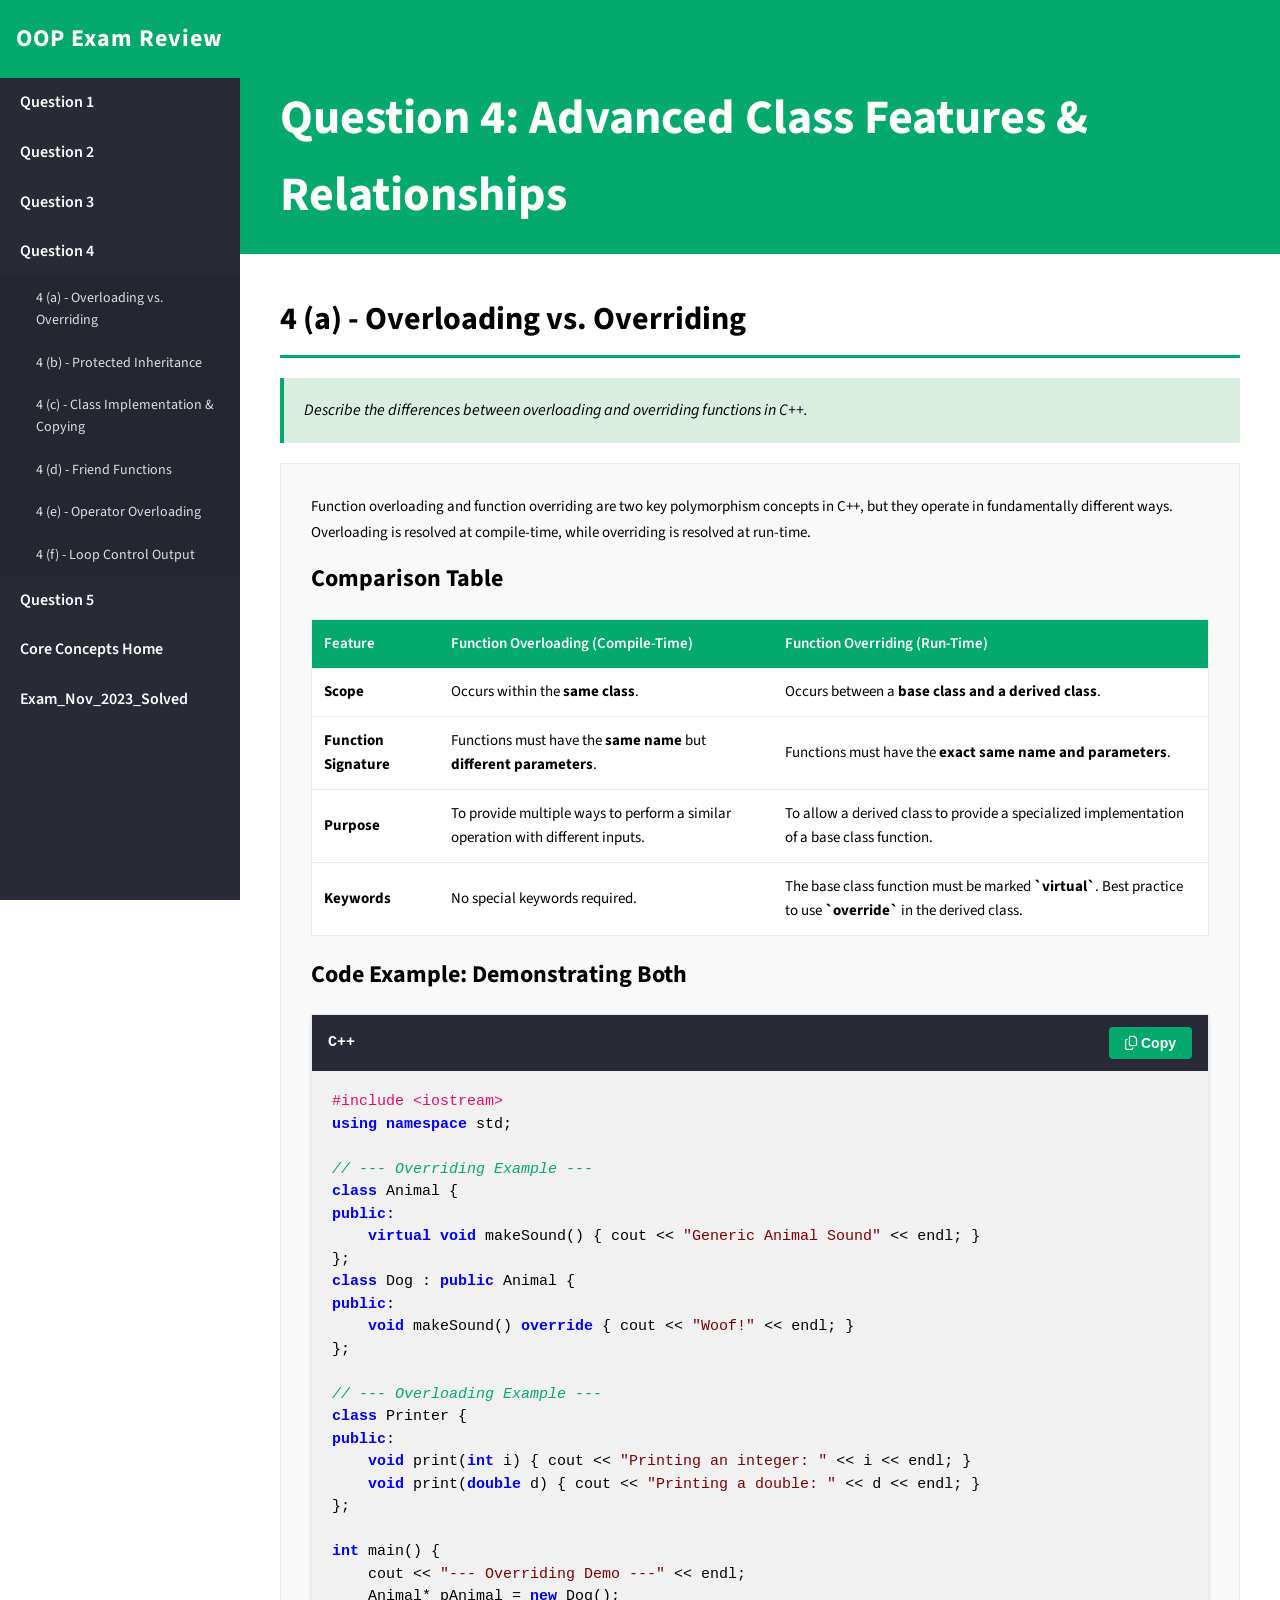
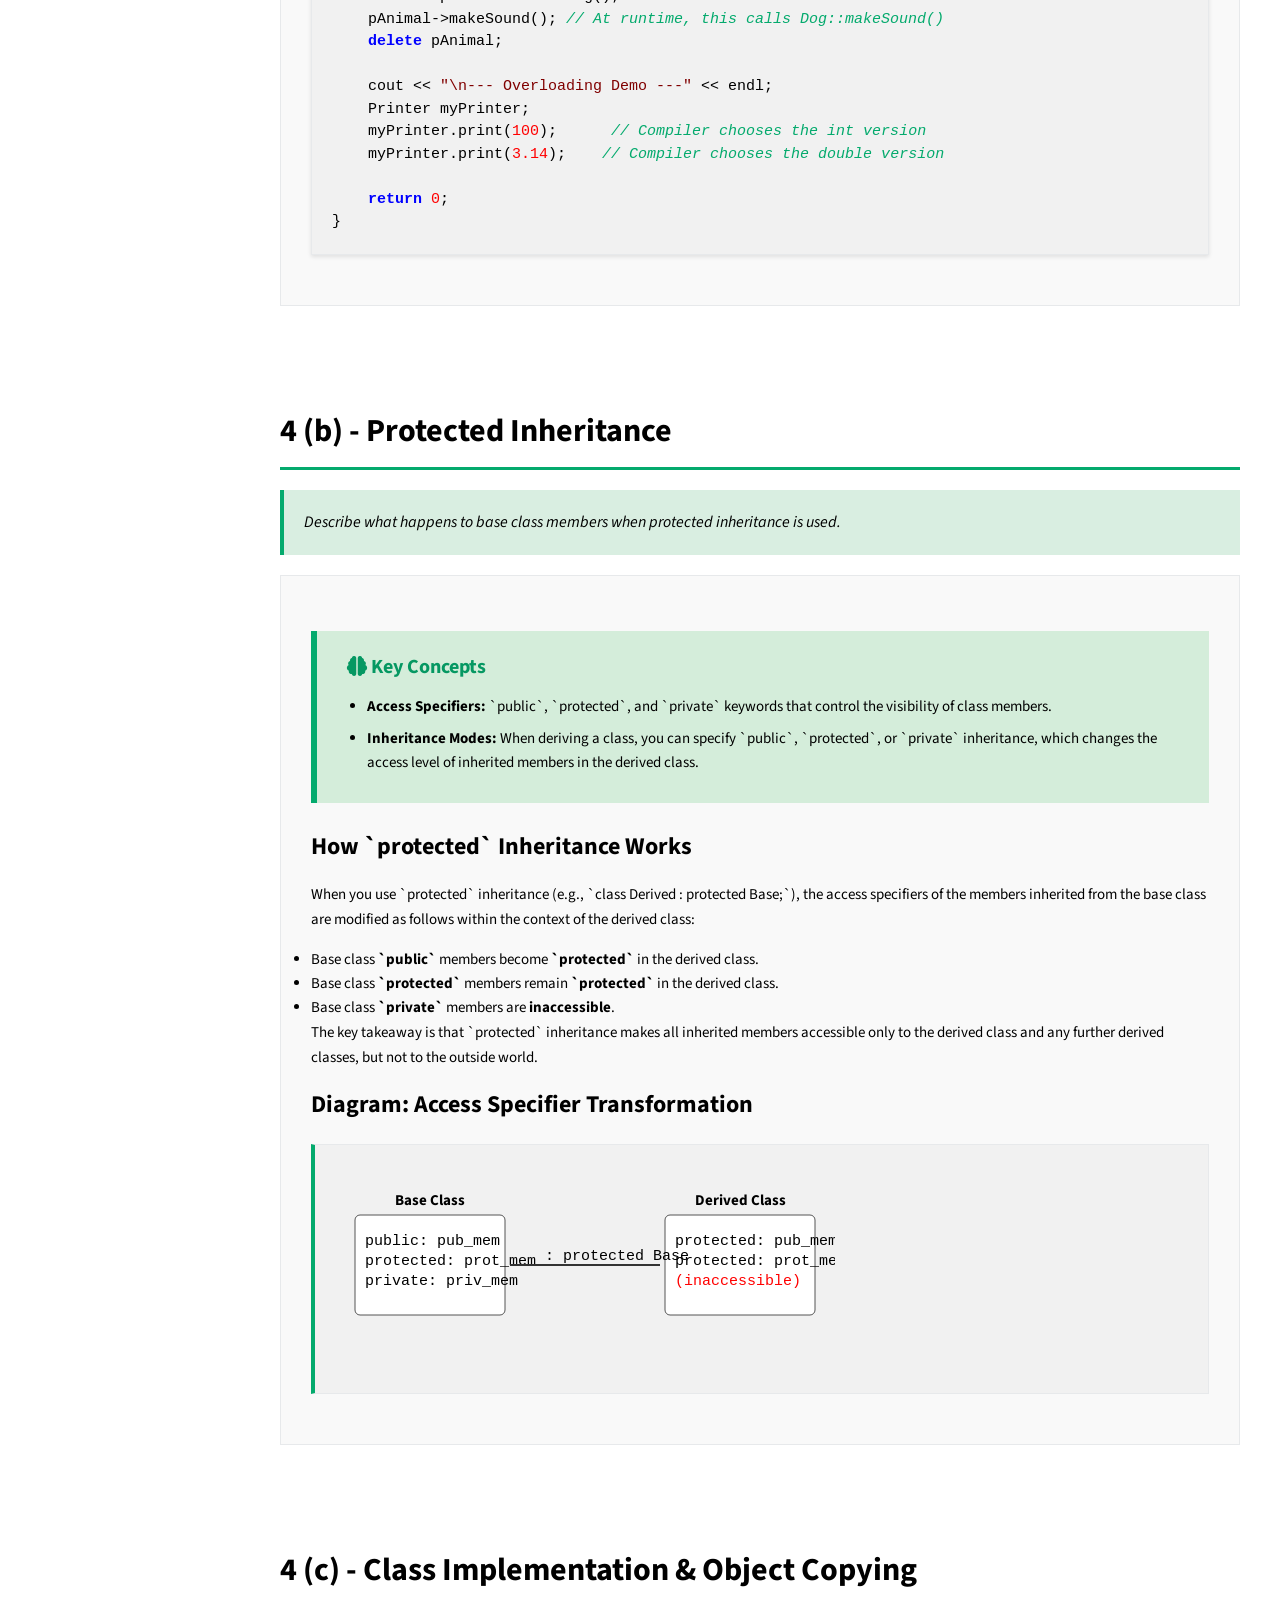
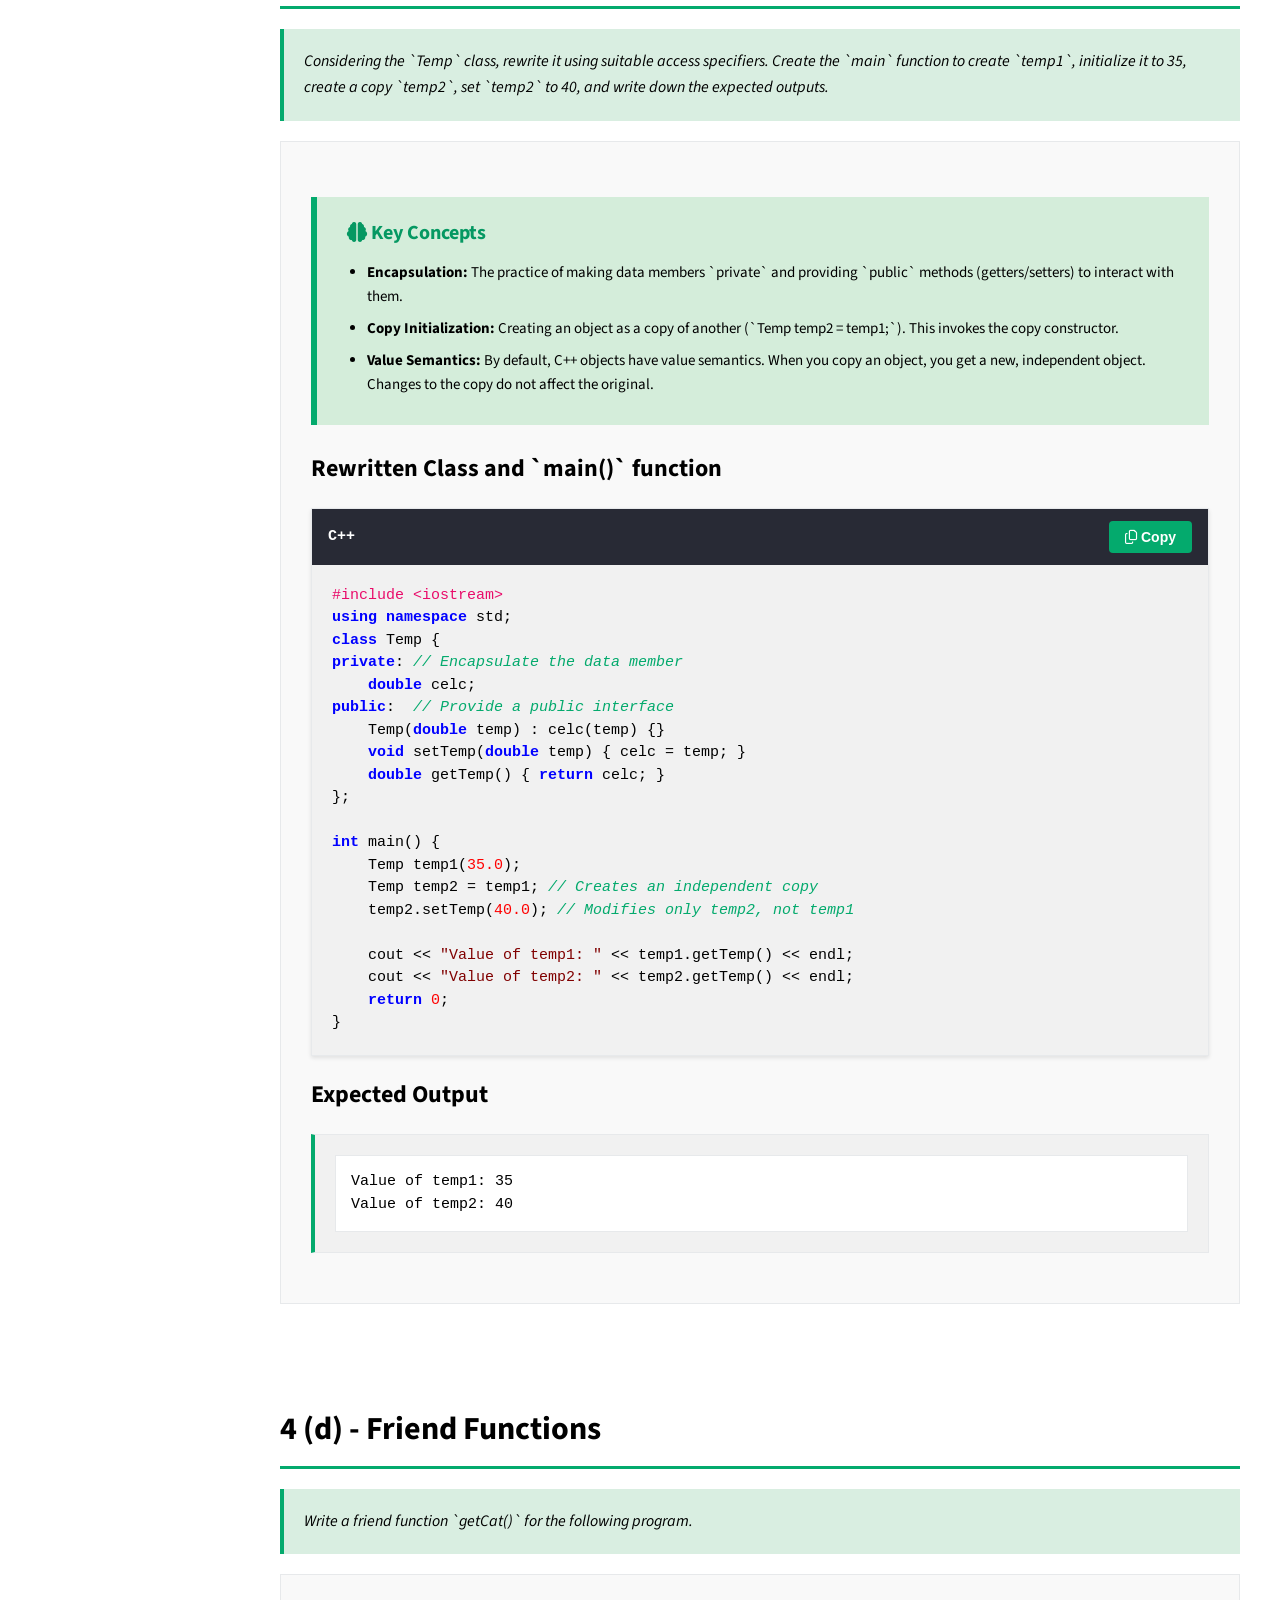
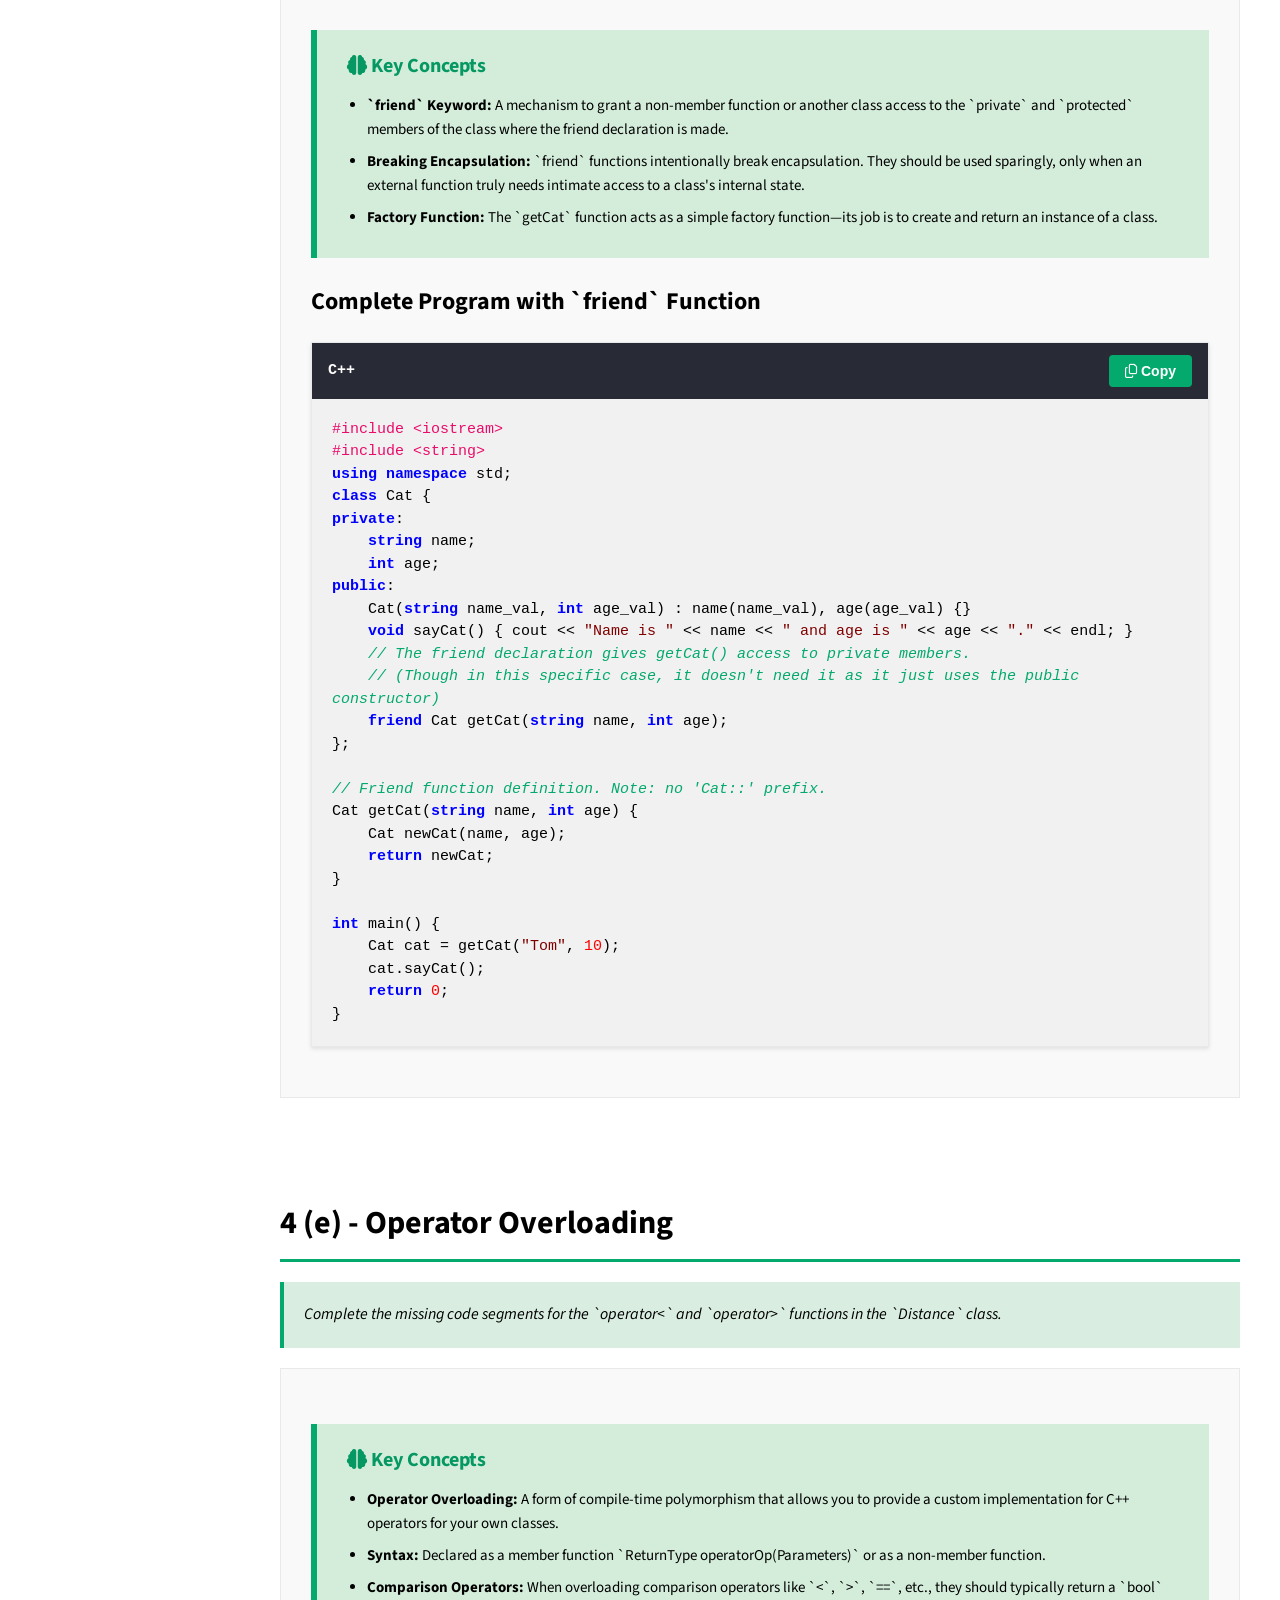
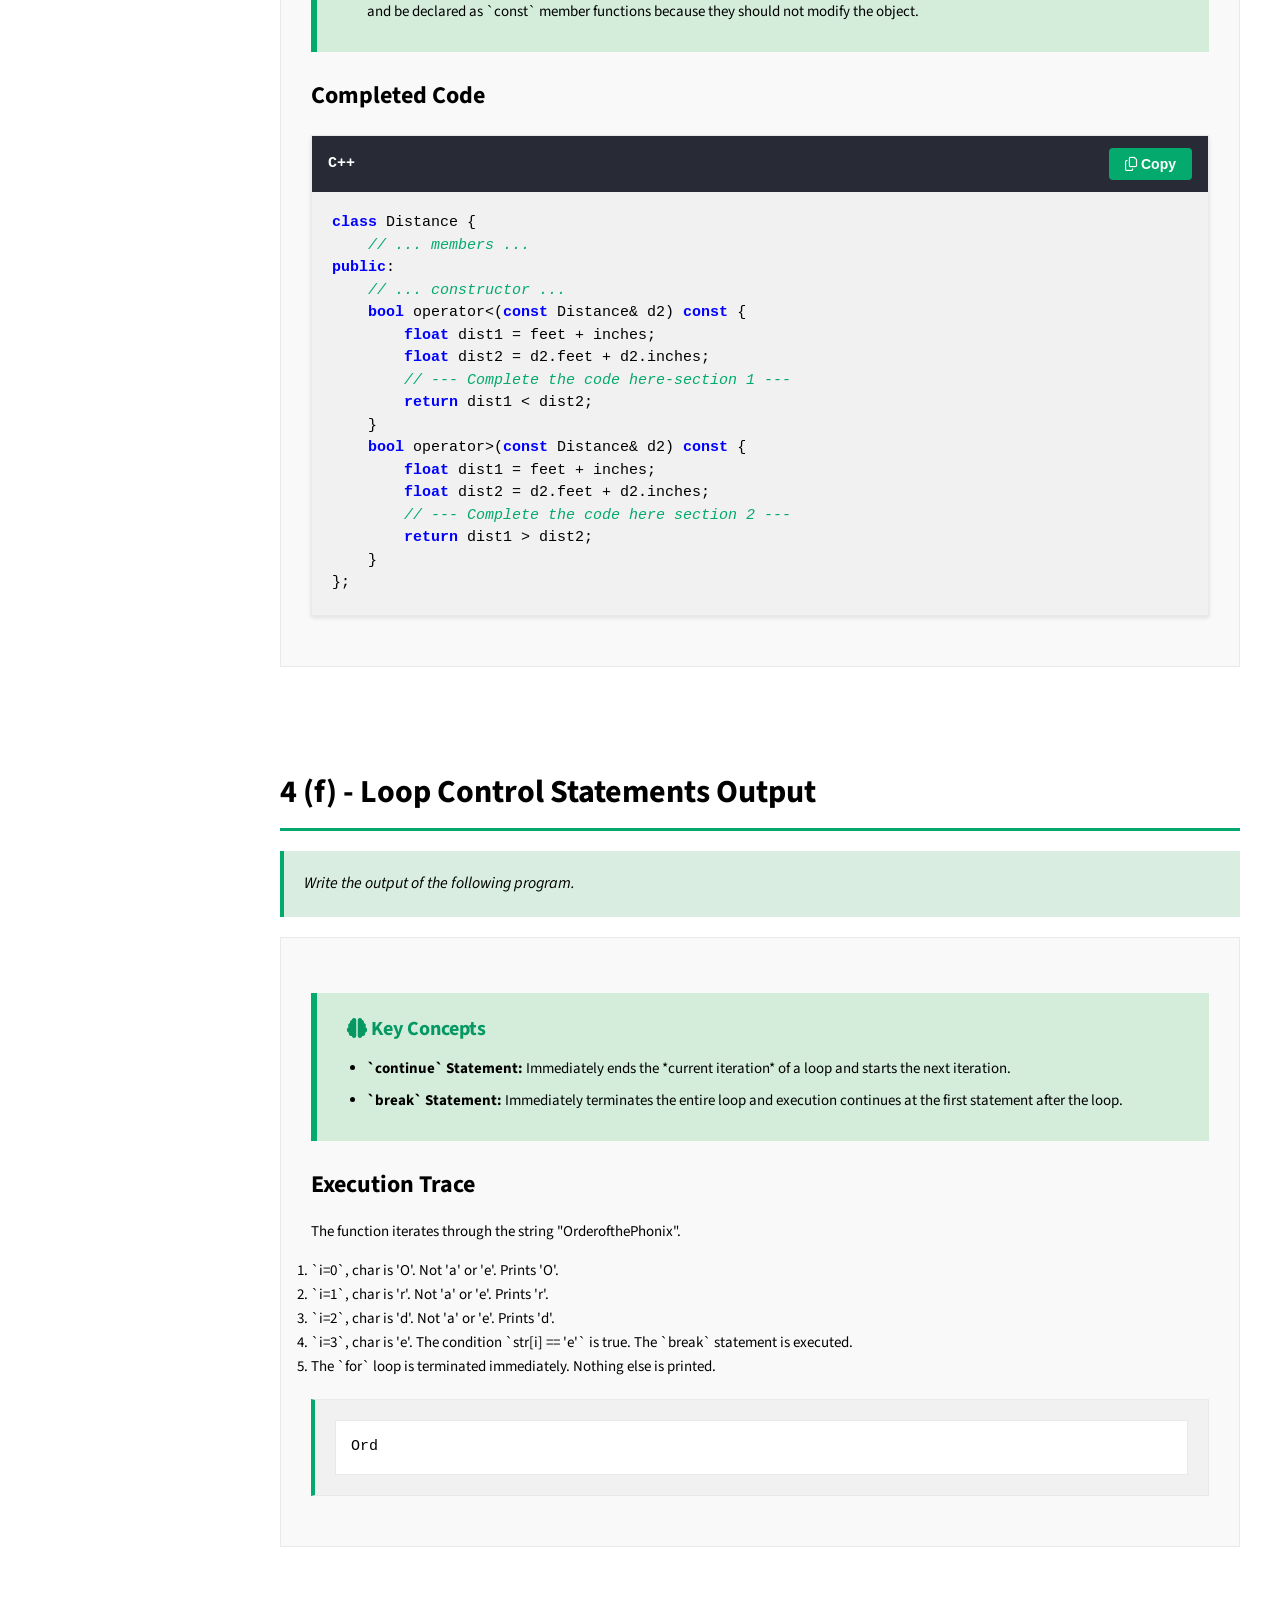
<file: question4.html>
<!DOCTYPE html>
<html lang="en">
<head>
  <meta charset="UTF-8">
  <meta name="viewport" content="width=device-width, initial-scale=1.0">
  <title>Question 4 - Advanced Class Features</title>
  <link rel="stylesheet" href="css/style.css">
  <link rel="stylesheet" href="https://cdnjs.cloudflare.com/ajax/libs/font-awesome/6.4.0/css/all.min.css">
</head>
<body>

<nav class="sidebar">
  <div class="sidebar-header">
    <h2>OOP Exam Review</h2>
  </div>
  <ul class="sidebar-nav">
    <li class="main-question"><a href="question1.html">Question 1</a></li>
    <li class="main-question"><a href="question2.html">Question 2</a></li>
    <li class="main-question"><a href="question3.html">Question 3</a></li>
    <li class="main-question">
      <a href="question4.html">Question 4</a>
      <ul class="sub-questions">
        <li><a href="#q4a">4 (a) - Overloading vs. Overriding</a></li>
        <li><a href="#q4b">4 (b) - Protected Inheritance</a></li>
        <li><a href="#q4c">4 (c) - Class Implementation & Copying</a></li>
        <li><a href="#q4d">4 (d) - Friend Functions</a></li>
        <li><a href="#q4e">4 (e) - Operator Overloading</a></li>
        <li><a href="#q4f">4 (f) - Loop Control Output</a></li>
      </ul>
    </li>
    <li class="main-question"><a href="question5.html">Question 5</a></li>
    <li class="main-question"><a href="index.html">Core Concepts Home</a></li>
    <li class="main-question"><a href="Exam_Nov_2023_Solved.html">Exam_Nov_2023_Solved</a></li>

  </ul>
</nav>

<main class="main-content">
  <h1>Question 4: Advanced Class Features & Relationships</h1>

  <article id="q4a">
    <h2>4 (a) - Overloading vs. Overriding</h2>
    <div class="question-box">
      Describe the differences between overloading and overriding functions in C++.
    </div>
    <div class="answer-box">
      <p>Function overloading and function overriding are two key polymorphism concepts in C++, but they operate in fundamentally different ways. Overloading is resolved at compile-time, while overriding is resolved at run-time.</p>

      <h3>Comparison Table</h3>
      <table>
        <thead>
        <tr>
          <th>Feature</th>
          <th>Function Overloading (Compile-Time)</th>
          <th>Function Overriding (Run-Time)</th>
        </tr>
        </thead>
        <tbody>
        <tr>
          <td><strong>Scope</strong></td>
          <td>Occurs within the <strong>same class</strong>.</td>
          <td>Occurs between a <strong>base class and a derived class</strong>.</td>
        </tr>
        <tr>
          <td><strong>Function Signature</strong></td>
          <td>Functions must have the <strong>same name</strong> but <strong>different parameters</strong>.</td>
          <td>Functions must have the <strong>exact same name and parameters</strong>.</td>
        </tr>
        <tr>
          <td><strong>Purpose</strong></td>
          <td>To provide multiple ways to perform a similar operation with different inputs.</td>
          <td>To allow a derived class to provide a specialized implementation of a base class function.</td>
        </tr>
        <tr>
          <td><strong>Keywords</strong></td>
          <td>No special keywords required.</td>
          <td>The base class function must be marked <strong>`virtual`</strong>. Best practice to use <strong>`override`</strong> in the derived class.</td>
        </tr>
        </tbody>
      </table>

      <h3>Code Example: Demonstrating Both</h3>
      <div class="code-block">
        <div class="code-header"><span>C++</span><button class="copy-btn"><i class="fa-regular fa-copy"></i> Copy</button></div>
        <pre><code><span class="code-preprocessor">#include &lt;iostream&gt;</span>
<span class="code-keyword">using namespace</span> std;

<span class="code-comment">// --- Overriding Example ---</span>
<span class="code-keyword">class</span> Animal {
<span class="code-keyword">public</span>:
    <span class="code-keyword">virtual void</span> makeSound() { cout &lt;&lt; <span class="code-string">"Generic Animal Sound"</span> &lt;&lt; endl; }
};
<span class="code-keyword">class</span> Dog : <span class="code-keyword">public</span> Animal {
<span class="code-keyword">public</span>:
    <span class="code-keyword">void</span> makeSound() <span class="code-keyword">override</span> { cout &lt;&lt; <span class="code-string">"Woof!"</span> &lt;&lt; endl; }
};

<span class="code-comment">// --- Overloading Example ---</span>
<span class="code-keyword">class</span> Printer {
<span class="code-keyword">public</span>:
    <span class="code-keyword">void</span> print(<span class="code-type">int</span> i) { cout &lt;&lt; <span class="code-string">"Printing an integer: "</span> &lt;&lt; i &lt;&lt; endl; }
    <span class="code-keyword">void</span> print(<span class="code-type">double</span> d) { cout &lt;&lt; <span class="code-string">"Printing a double: "</span> &lt;&lt; d &lt;&lt; endl; }
};

<span class="code-keyword">int</span> main() {
    cout &lt;&lt; <span class="code-string">"--- Overriding Demo ---"</span> &lt;&lt; endl;
    Animal* pAnimal = <span class="code-keyword">new</span> Dog();
    pAnimal->makeSound(); <span class="code-comment">// At runtime, this calls Dog::makeSound()</span>
    <span class="code-keyword">delete</span> pAnimal;

    cout &lt;&lt; <span class="code-string">"\n--- Overloading Demo ---"</span> &lt;&lt; endl;
    Printer myPrinter;
    myPrinter.print(<span class="code-number">100</span>);      <span class="code-comment">// Compiler chooses the int version</span>
    myPrinter.print(<span class="code-number">3.14</span>);    <span class="code-comment">// Compiler chooses the double version</span>

    <span class="code-keyword">return</span> <span class="code-number">0</span>;
}
</code></pre>
      </div>
    </div>
  </article>

  <article id="q4b">
    <h2>4 (b) - Protected Inheritance</h2>
    <div class="question-box">
      Describe what happens to base class members when protected inheritance is used.
    </div>
    <div class="answer-box">
      <div class="key-concepts-box">
        <h4><i class="fa-solid fa-brain"></i> Key Concepts</h4>
        <ul>
          <li><strong>Access Specifiers:</strong> `public`, `protected`, and `private` keywords that control the visibility of class members.</li>
          <li><strong>Inheritance Modes:</strong> When deriving a class, you can specify `public`, `protected`, or `private` inheritance, which changes the access level of inherited members in the derived class.</li>
        </ul>
      </div>
      <h3>How `protected` Inheritance Works</h3>
      <p>When you use `protected` inheritance (e.g., `class Derived : protected Base;`), the access specifiers of the members inherited from the base class are modified as follows within the context of the derived class:</p>
      <ul>
        <li>Base class <strong>`public`</strong> members become <strong>`protected`</strong> in the derived class.</li>
        <li>Base class <strong>`protected`</strong> members remain <strong>`protected`</strong> in the derived class.</li>
        <li>Base class <strong>`private`</strong> members are <strong>inaccessible</strong>.</li>
      </ul>
      <p>The key takeaway is that `protected` inheritance makes all inherited members accessible only to the derived class and any further derived classes, but not to the outside world.</p>

      <h3>Diagram: Access Specifier Transformation</h3>
      <div class="diagram-box">
        <svg width="500" height="200" xmlns="http://www.w3.org/2000/svg">
          <style>.cls-box{fill:#fff;stroke:#555;}.cls-label{font-weight:bold;}.code-font{font-family:monospace;}</style>
          <rect x="20" y="50" width="150" height="100" class="cls-box" rx="5"/>
          <text x="95" y="40" class="cls-label" text-anchor="middle">Base Class</text>
          <text x="30" y="80" class="code-font">public: pub_mem</text>
          <text x="30" y="100" class="code-font">protected: prot_mem</text>
          <text x="30" y="120" class="code-font">private: priv_mem</text>
          <rect x="330" y="50" width="150" height="100" class="cls-box" rx="5"/>
          <text x="405" y="40" class="cls-label" text-anchor="middle">Derived Class</text>
          <text x="340" y="80" class="code-font">protected: pub_mem</text>
          <text x="340" y="100" class="code-font">protected: prot_mem</text>
          <text x="340" y="120" class="code-font" fill="red">(inaccessible)</text>
          <path d="M 175 100 L 325 100" stroke="#333" stroke-width="2" marker-end="url(#arrow)"/>
          <text x="210" y="95" class="code-font">: protected Base</text>
        </svg>
      </div>
    </div>
  </article>

  <article id="q4c">
    <h2>4 (c) - Class Implementation & Object Copying</h2>
    <div class="question-box">
      Considering the `Temp` class, rewrite it using suitable access specifiers. Create the `main` function to create `temp1`, initialize it to 35, create a copy `temp2`, set `temp2` to 40, and write down the expected outputs.
    </div>
    <div class="answer-box">
      <div class="key-concepts-box">
        <h4><i class="fa-solid fa-brain"></i> Key Concepts</h4>
        <ul>
          <li><strong>Encapsulation:</strong> The practice of making data members `private` and providing `public` methods (getters/setters) to interact with them.</li>
          <li><strong>Copy Initialization:</strong> Creating an object as a copy of another (`Temp temp2 = temp1;`). This invokes the copy constructor.</li>
          <li><strong>Value Semantics:</strong> By default, C++ objects have value semantics. When you copy an object, you get a new, independent object. Changes to the copy do not affect the original.</li>
        </ul>
      </div>
      <h3>Rewritten Class and `main()` function</h3>
      <div class="code-block">
        <div class="code-header"><span>C++</span><button class="copy-btn"><i class="fa-regular fa-copy"></i> Copy</button></div>
        <pre><code><span class="code-preprocessor">#include &lt;iostream&gt;</span>
<span class="code-keyword">using namespace</span> std;
<span class="code-keyword">class</span> Temp {
<span class="code-keyword">private</span>: <span class="code-comment">// Encapsulate the data member</span>
    <span class="code-type">double</span> celc;
<span class="code-keyword">public</span>:  <span class="code-comment">// Provide a public interface</span>
    Temp(<span class="code-type">double</span> temp) : celc(temp) {}
    <span class="code-keyword">void</span> setTemp(<span class="code-type">double</span> temp) { celc = temp; }
    <span class="code-type">double</span> getTemp() { <span class="code-keyword">return</span> celc; }
};

<span class="code-keyword">int</span> main() {
    Temp temp1(<span class="code-number">35.0</span>);
    Temp temp2 = temp1; <span class="code-comment">// Creates an independent copy</span>
    temp2.setTemp(<span class="code-number">40.0</span>); <span class="code-comment">// Modifies only temp2, not temp1</span>

    cout &lt;&lt; <span class="code-string">"Value of temp1: "</span> &lt;&lt; temp1.getTemp() &lt;&lt; endl;
    cout &lt;&lt; <span class="code-string">"Value of temp2: "</span> &lt;&lt; temp2.getTemp() &lt;&lt; endl;
    <span class="code-keyword">return</span> <span class="code-number">0</span>;
}
</code></pre>
      </div>
      <h3>Expected Output</h3>
      <div class="output-box"><pre>Value of temp1: 35
Value of temp2: 40</pre></div>
    </div>
  </article>

  <article id="q4d">
    <h2>4 (d) - Friend Functions</h2>
    <div class="question-box">
      Write a friend function `getCat()` for the following program.
    </div>
    <div class="answer-box">
      <div class="key-concepts-box">
        <h4><i class="fa-solid fa-brain"></i> Key Concepts</h4>
        <ul>
          <li><strong>`friend` Keyword:</strong> A mechanism to grant a non-member function or another class access to the `private` and `protected` members of the class where the friend declaration is made.</li>
          <li><strong>Breaking Encapsulation:</strong> `friend` functions intentionally break encapsulation. They should be used sparingly, only when an external function truly needs intimate access to a class's internal state.</li>
          <li><strong>Factory Function:</strong> The `getCat` function acts as a simple factory function—its job is to create and return an instance of a class.</li>
        </ul>
      </div>
      <h3>Complete Program with `friend` Function</h3>
      <div class="code-block">
        <div class="code-header"><span>C++</span><button class="copy-btn"><i class="fa-regular fa-copy"></i> Copy</button></div>
        <pre><code><span class="code-preprocessor">#include &lt;iostream&gt;</span>
<span class="code-preprocessor">#include &lt;string&gt;</span>
<span class="code-keyword">using namespace</span> std;
<span class="code-keyword">class</span> Cat {
<span class="code-keyword">private</span>:
    <span class="code-type">string</span> name;
    <span class="code-type">int</span> age;
<span class="code-keyword">public</span>:
    Cat(<span class="code-type">string</span> name_val, <span class="code-type">int</span> age_val) : name(name_val), age(age_val) {}
    <span class="code-keyword">void</span> sayCat() { cout &lt;&lt; <span class="code-string">"Name is "</span> &lt;&lt; name &lt;&lt; <span class="code-string">" and age is "</span> &lt;&lt; age &lt;&lt; <span class="code-string">"."</span> &lt;&lt; endl; }
    <span class="code-comment">// The friend declaration gives getCat() access to private members.</span>
    <span class="code-comment">// (Though in this specific case, it doesn't need it as it just uses the public constructor)</span>
    <span class="code-keyword">friend</span> Cat getCat(<span class="code-type">string</span> name, <span class="code-type">int</span> age);
};

<span class="code-comment">// Friend function definition. Note: no 'Cat::' prefix.</span>
Cat getCat(<span class="code-type">string</span> name, <span class="code-type">int</span> age) {
    Cat newCat(name, age);
    <span class="code-keyword">return</span> newCat;
}

<span class="code-keyword">int</span> main() {
    Cat cat = getCat(<span class="code-string">"Tom"</span>, <span class="code-number">10</span>);
    cat.sayCat();
    <span class="code-keyword">return</span> <span class="code-number">0</span>;
}</code></pre>
      </div>
    </div>
  </article>

  <article id="q4e">
    <h2>4 (e) - Operator Overloading</h2>
    <div class="question-box">
      Complete the missing code segments for the `operator<` and `operator>` functions in the `Distance` class.
    </div>
    <div class="answer-box">
      <div class="key-concepts-box">
        <h4><i class="fa-solid fa-brain"></i> Key Concepts</h4>
        <ul>
          <li><strong>Operator Overloading:</strong> A form of compile-time polymorphism that allows you to provide a custom implementation for C++ operators for your own classes.</li>
          <li><strong>Syntax:</strong> Declared as a member function `ReturnType operatorOp(Parameters)` or as a non-member function.</li>
          <li><strong>Comparison Operators:</strong> When overloading comparison operators like `<`, `>`, `==`, etc., they should typically return a `bool` and be declared as `const` member functions because they should not modify the object.</li>
        </ul>
      </div>
      <h3>Completed Code</h3>
      <div class="code-block">
        <div class="code-header"><span>C++</span><button class="copy-btn"><i class="fa-regular fa-copy"></i> Copy</button></div>
        <pre><code><span class="code-keyword">class</span> Distance {
    <span class="code-comment">// ... members ...</span>
<span class="code-keyword">public</span>:
    <span class="code-comment">// ... constructor ...</span>
    <span class="code-keyword">bool</span> operator&lt;(<span class="code-keyword">const</span> Distance& d2) <span class="code-keyword">const</span> {
        <span class="code-type">float</span> dist1 = feet + inches;
        <span class="code-type">float</span> dist2 = d2.feet + d2.inches;
        <span class="code-comment">// --- Complete the code here-section 1 ---</span>
        <span class="code-keyword">return</span> dist1 &lt; dist2;
    }
    <span class="code-keyword">bool</span> operator&gt;(<span class="code-keyword">const</span> Distance& d2) <span class="code-keyword">const</span> {
        <span class="code-type">float</span> dist1 = feet + inches;
        <span class="code-type">float</span> dist2 = d2.feet + d2.inches;
        <span class="code-comment">// --- Complete the code here section 2 ---</span>
        <span class="code-keyword">return</span> dist1 &gt; dist2;
    }
};</code></pre>
      </div>
    </div>
  </article>

  <article id="q4f">
    <h2>4 (f) - Loop Control Statements Output</h2>
    <div class="question-box">
      Write the output of the following program.
    </div>
    <div class="answer-box">
      <div class="key-concepts-box">
        <h4><i class="fa-solid fa-brain"></i> Key Concepts</h4>
        <ul>
          <li><strong>`continue` Statement:</strong> Immediately ends the *current iteration* of a loop and starts the next iteration.</li>
          <li><strong>`break` Statement:</strong> Immediately terminates the entire loop and execution continues at the first statement after the loop.</li>
        </ul>
      </div>
      <h3>Execution Trace</h3>
      <p>The function iterates through the string "OrderofthePhonix".</p>
      <ol>
        <li>`i=0`, char is 'O'. Not 'a' or 'e'. Prints 'O'.</li>
        <li>`i=1`, char is 'r'. Not 'a' or 'e'. Prints 'r'.</li>
        <li>`i=2`, char is 'd'. Not 'a' or 'e'. Prints 'd'.</li>
        <li>`i=3`, char is 'e'. The condition `str[i] == 'e'` is true. The `break` statement is executed.</li>
        <li>The `for` loop is terminated immediately. Nothing else is printed.</li>
      </ol>
      <div class="output-box"><pre>Ord</pre></div>
    </div>
  </article>
</main>
<script src="js/script.js"></script>
</body>
</html>
</file>
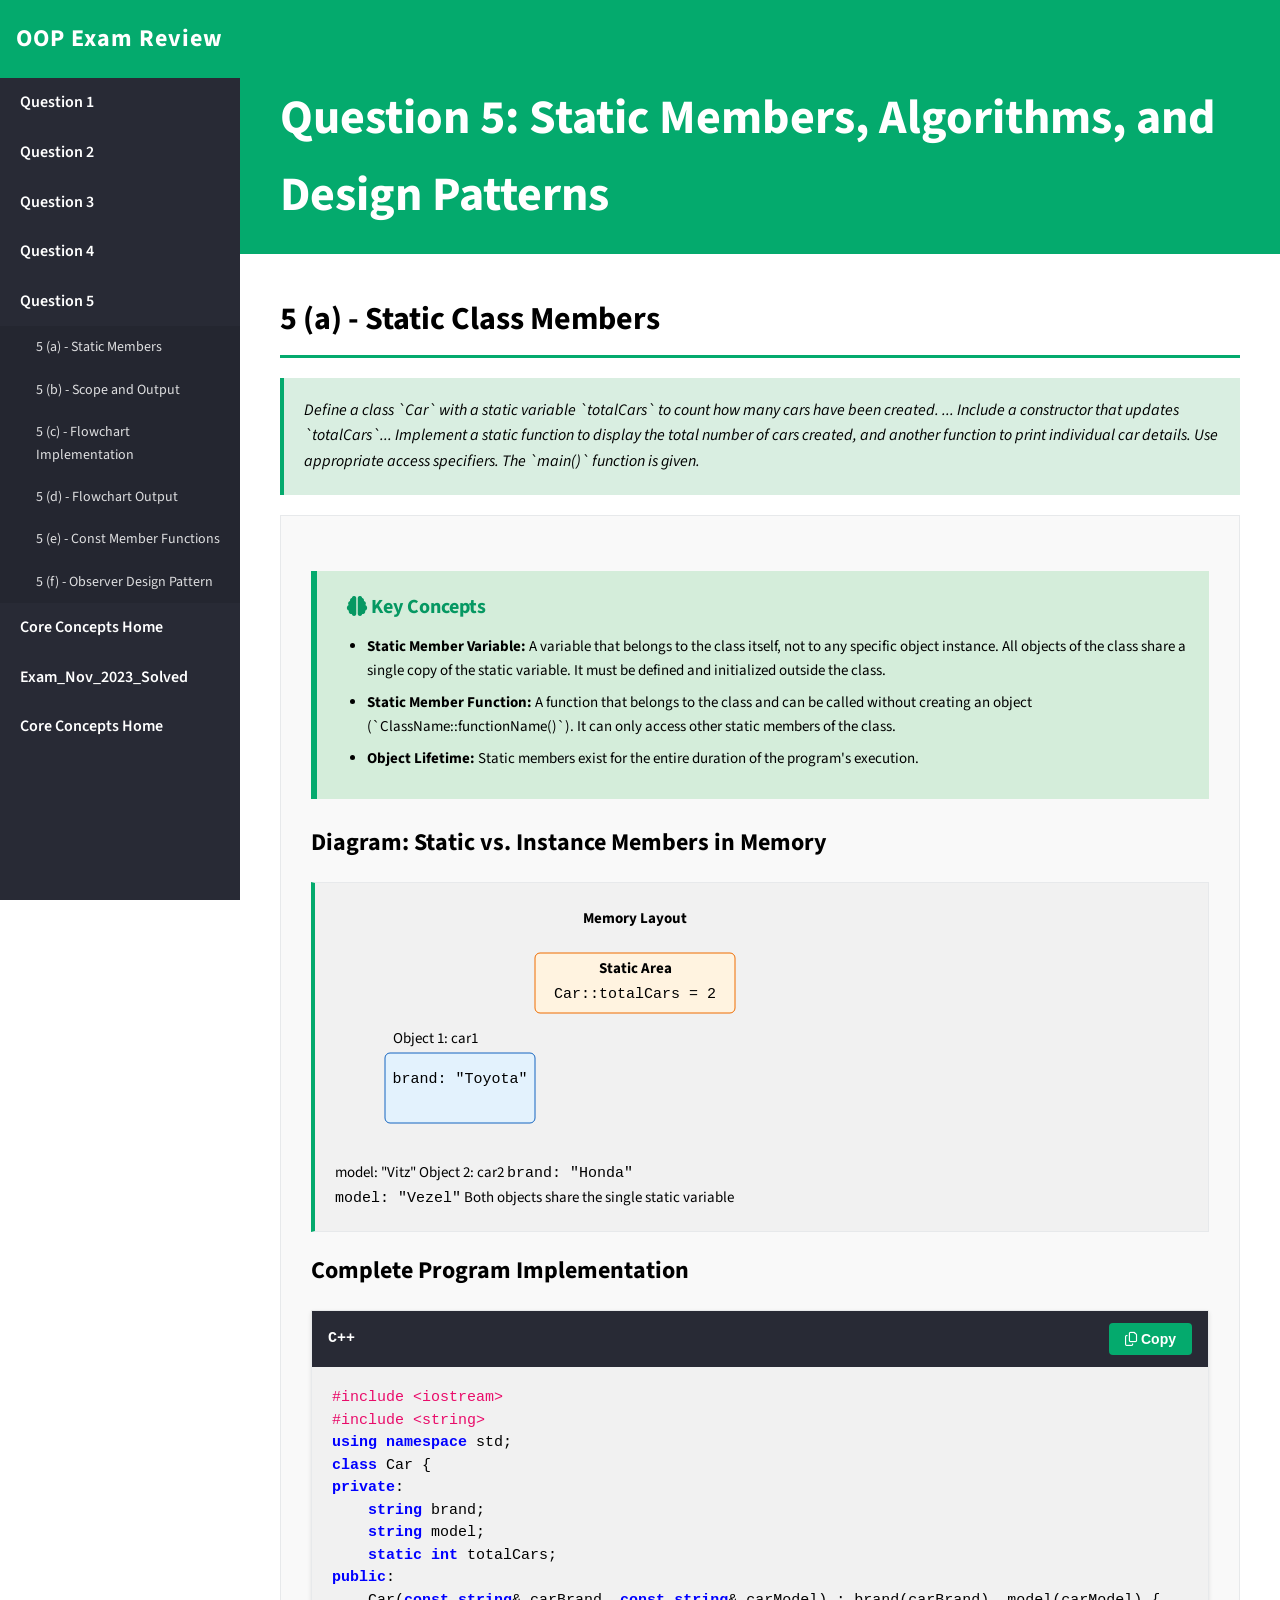
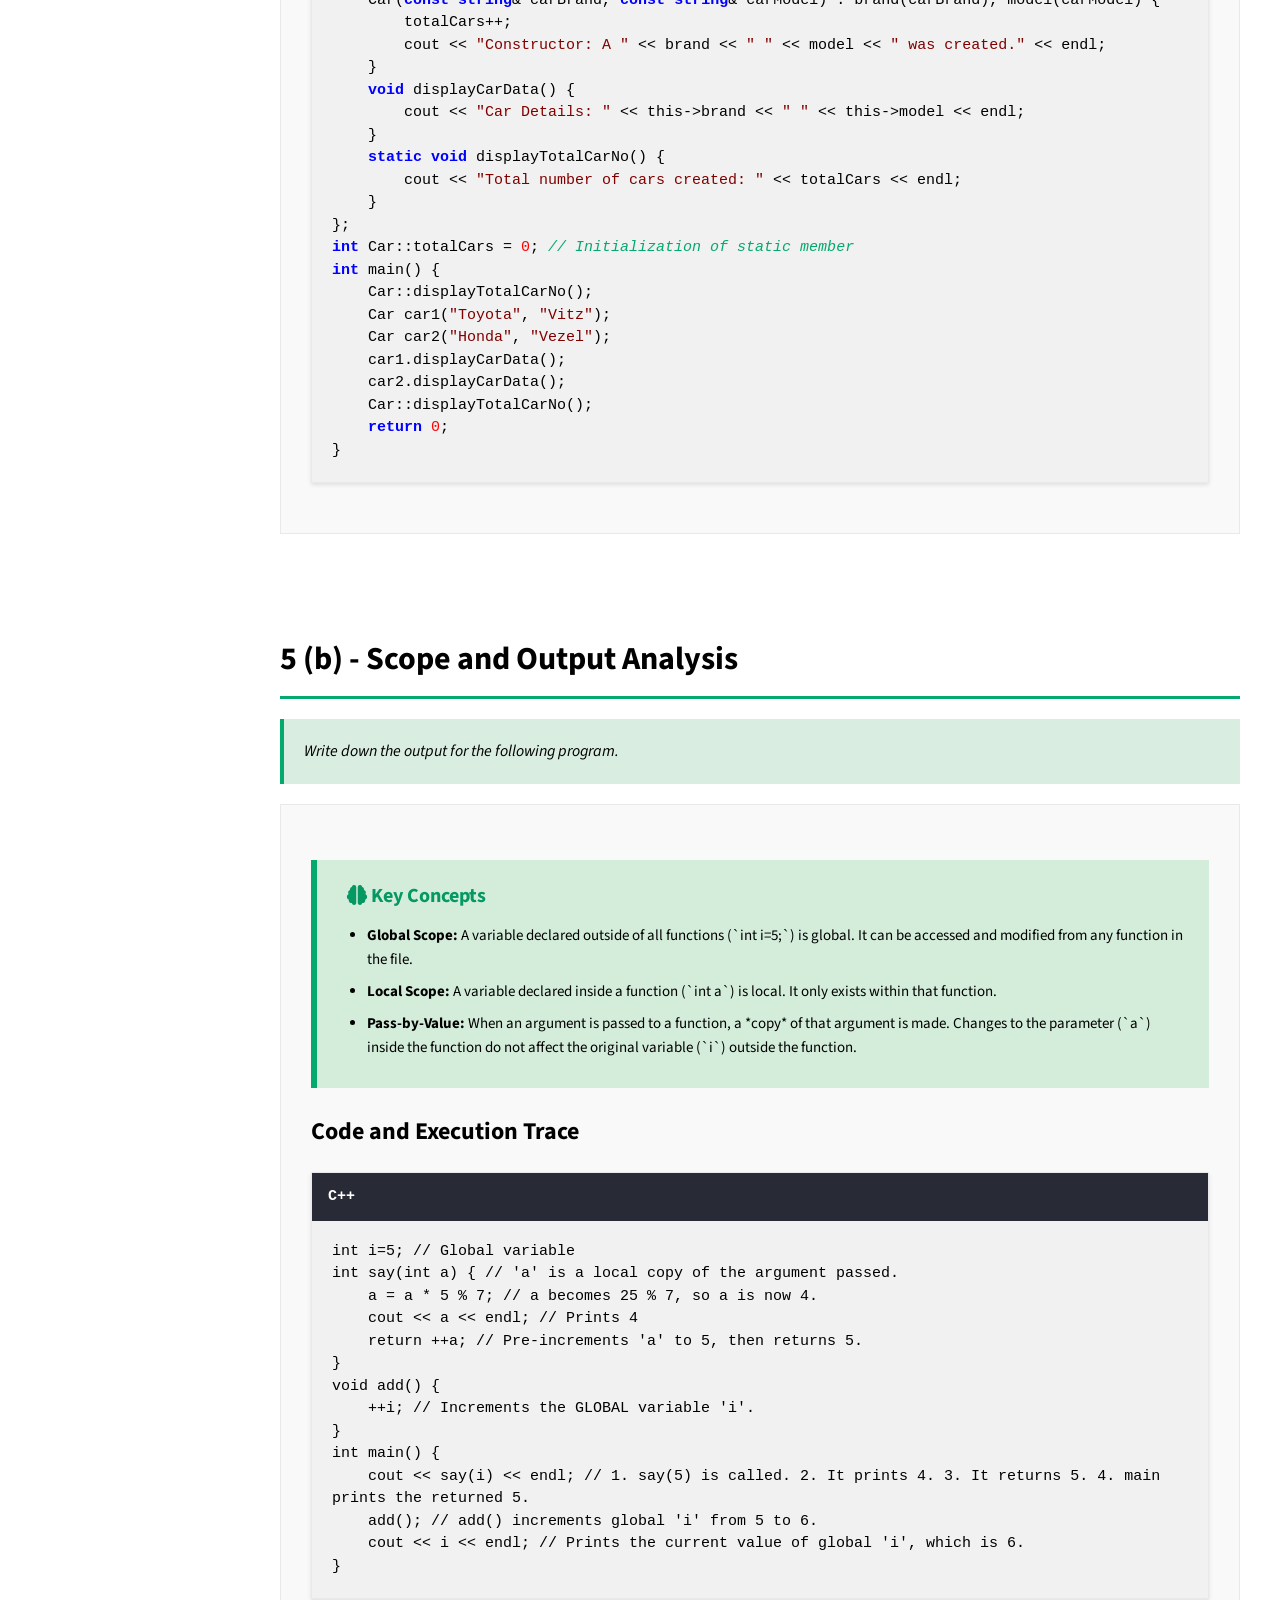
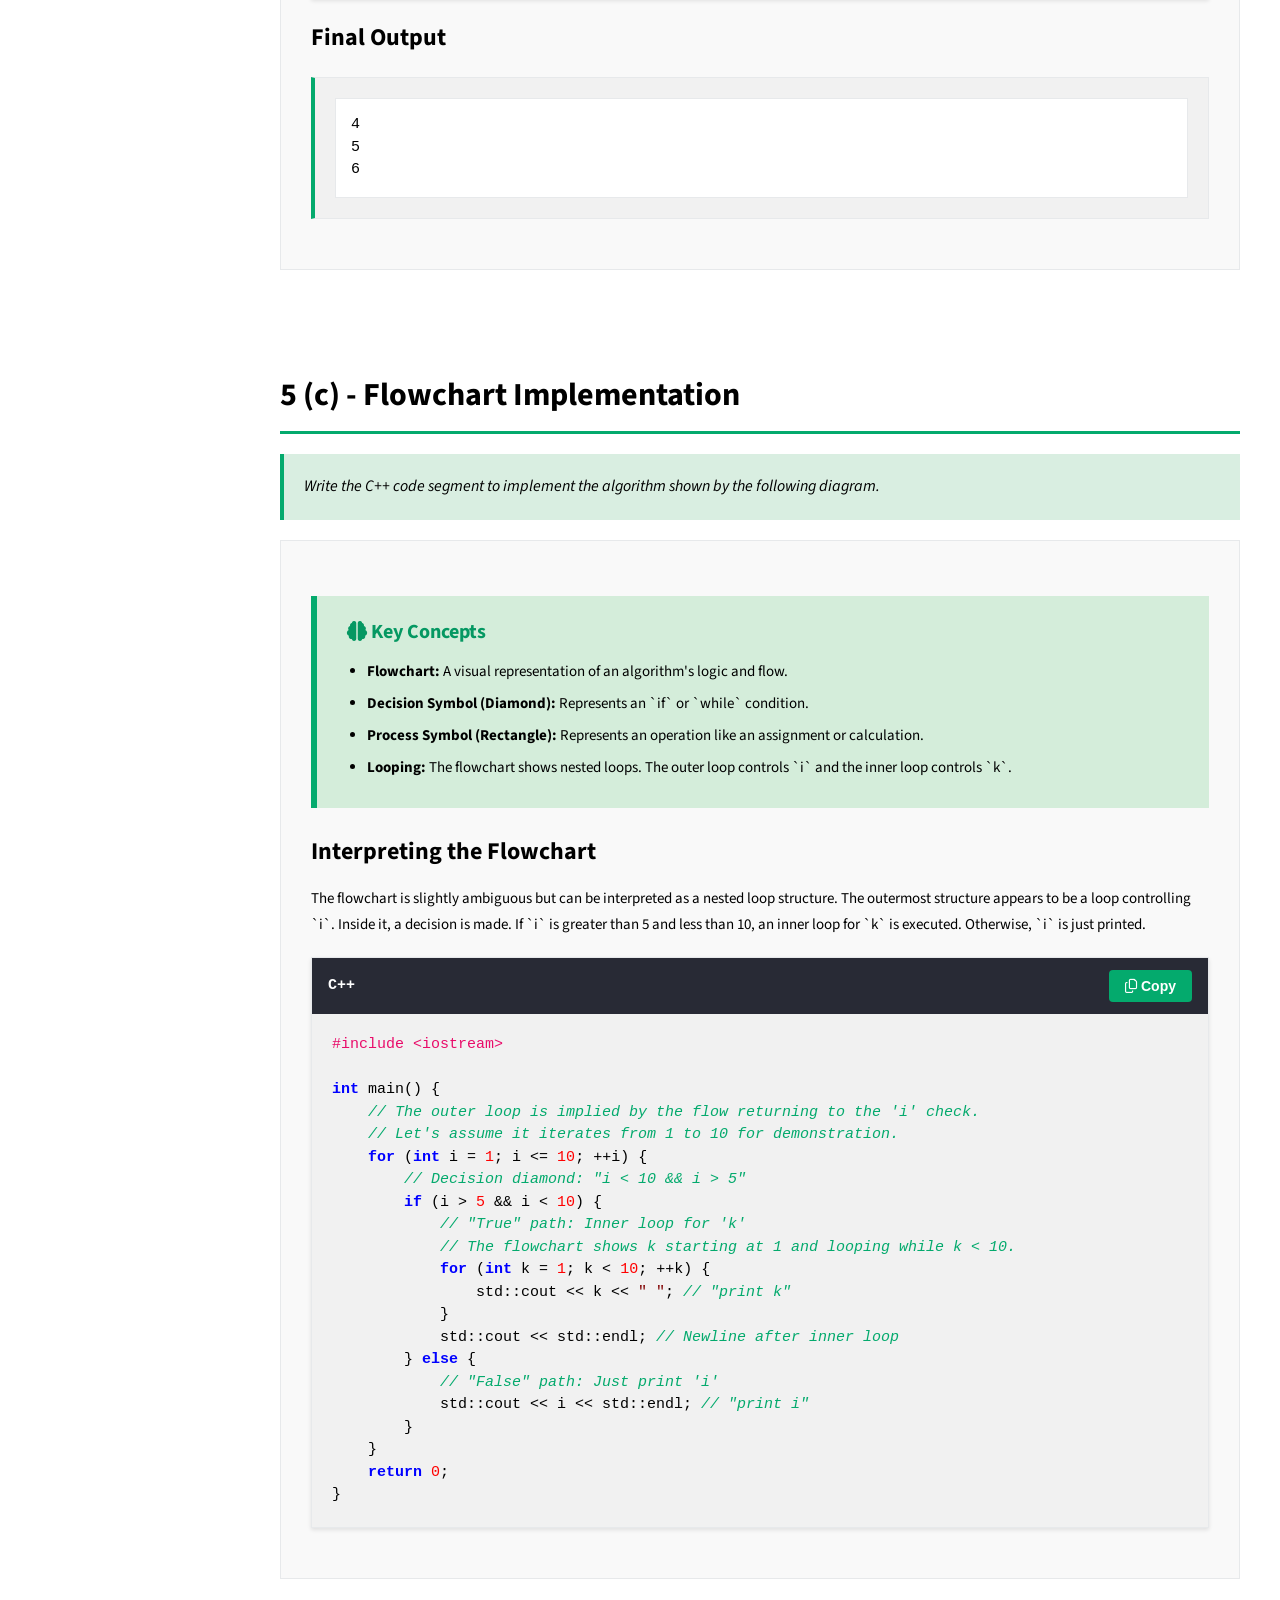
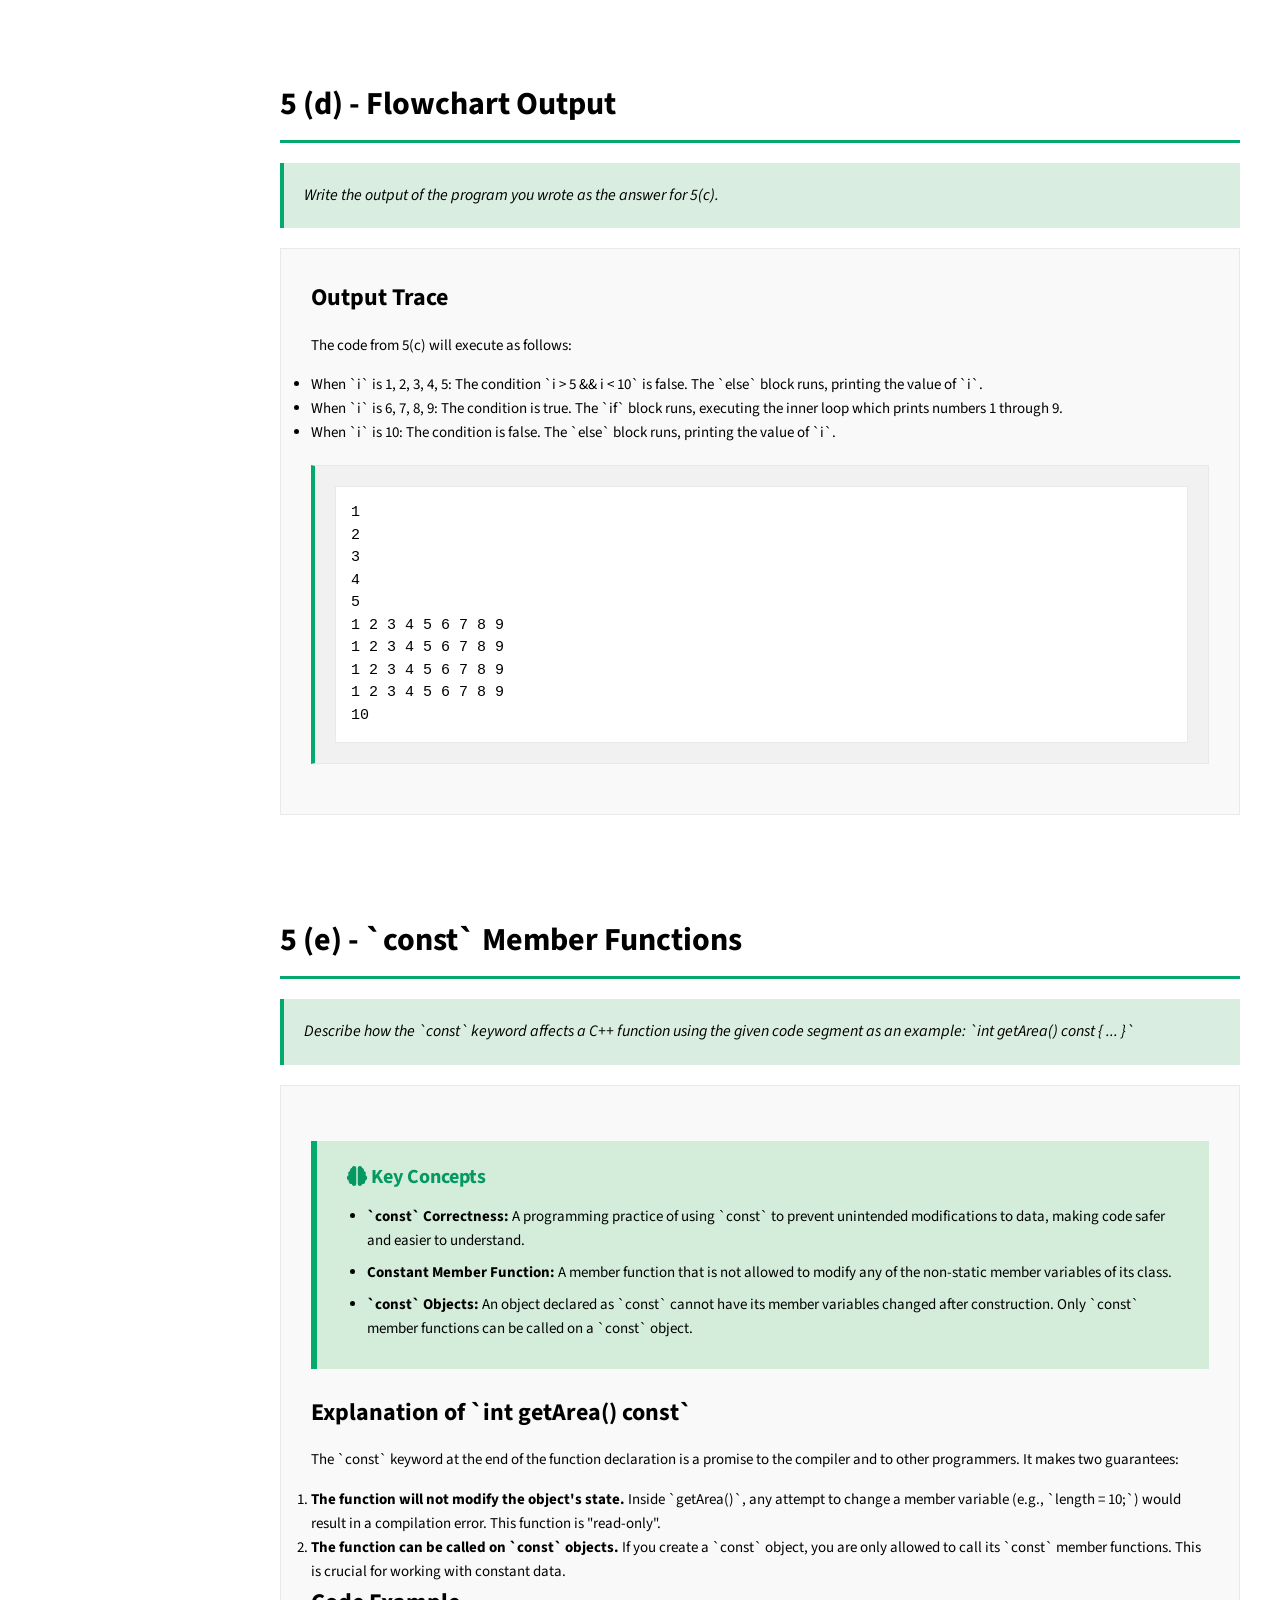
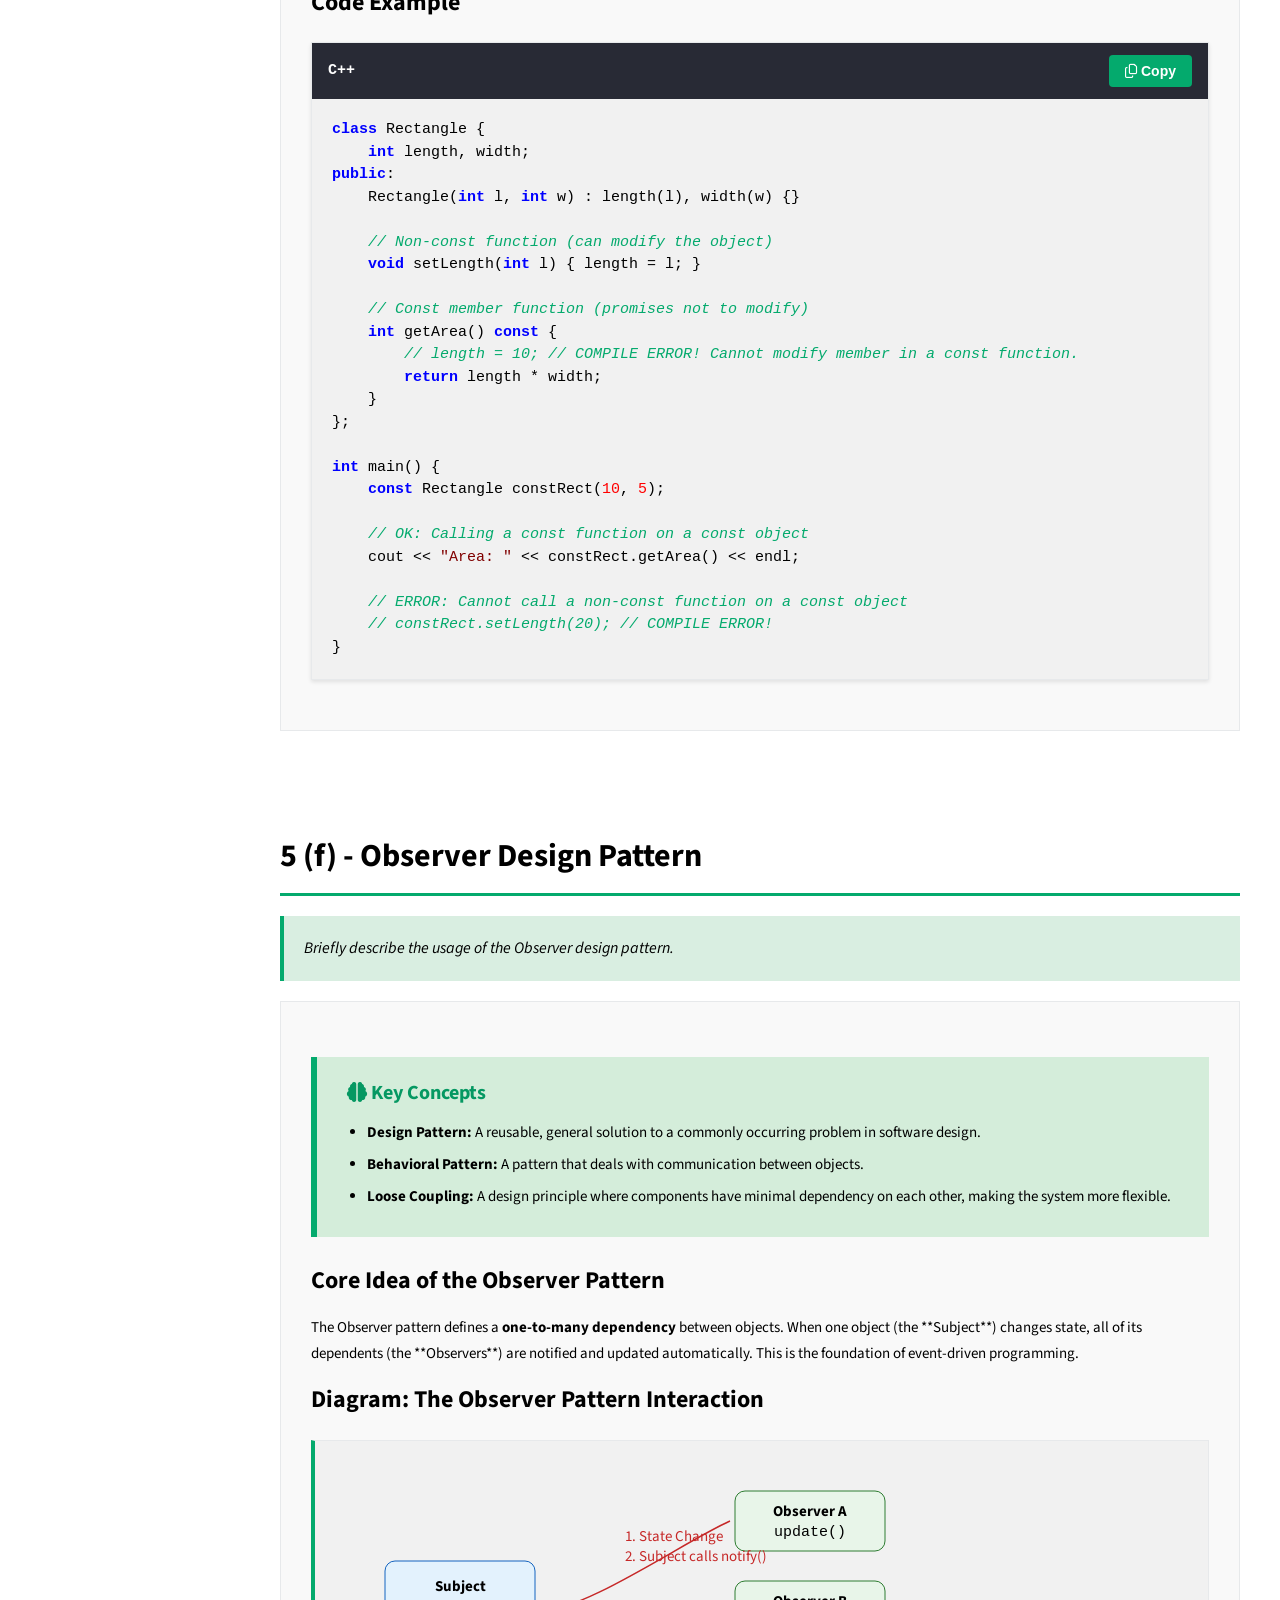
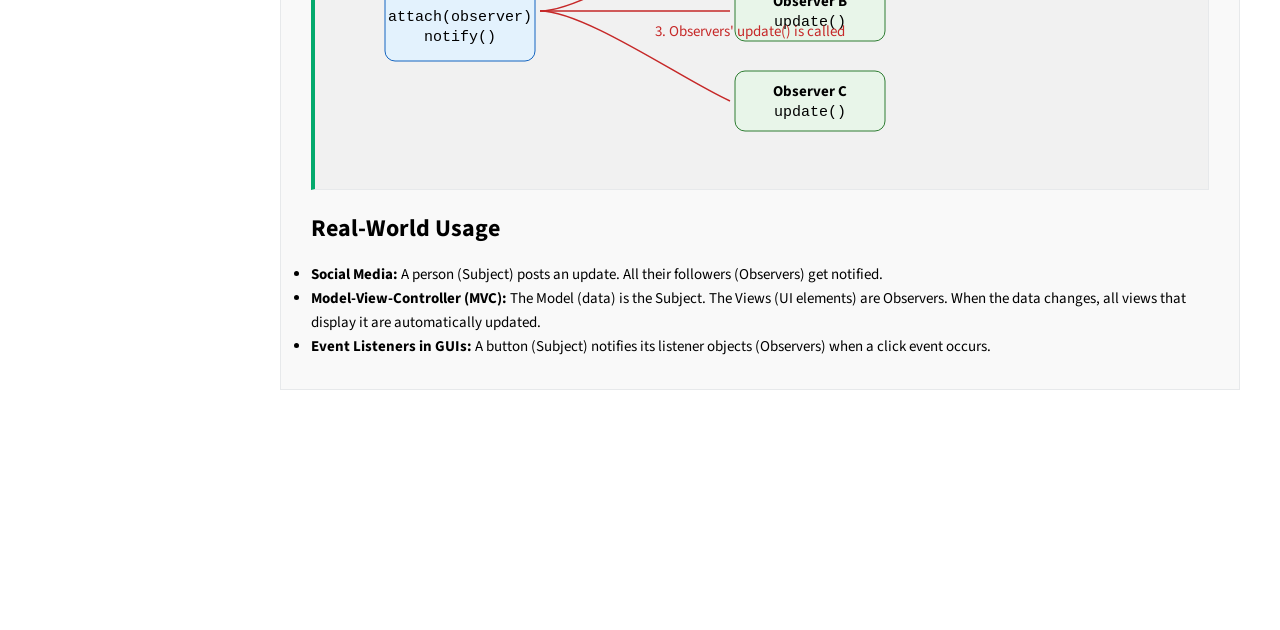
<file: question5.html>
<!DOCTYPE html>
<html lang="en">
<head>
  <meta charset="UTF-8">
  <meta name="viewport" content="width=device-width, initial-scale=1.0">
  <title>Question 5 - Static Members & Design Patterns</title>
  <link rel="stylesheet" href="css/style.css">
  <link rel="stylesheet" href="https://cdnjs.cloudflare.com/ajax/libs/font-awesome/6.4.0/css/all.min.css">
</head>
<body>

<nav class="sidebar">
  <div class="sidebar-header">
    <h2>OOP Exam Review</h2>
  </div>
  <ul class="sidebar-nav">
    <li class="main-question"><a href="question1.html">Question 1</a></li>
    <li class="main-question"><a href="question2.html">Question 2</a></li>
    <li class="main-question"><a href="question3.html">Question 3</a></li>
    <li class="main-question"><a href="question4.html">Question 4</a></li>
    <li class="main-question">
      <a href="question5.html">Question 5</a>
      <ul class="sub-questions">
        <li><a href="#q5a">5 (a) - Static Members</a></li>
        <li><a href="#q5b">5 (b) - Scope and Output</a></li>
        <li><a href="#q5c">5 (c) - Flowchart Implementation</a></li>
        <li><a href="#q5d">5 (d) - Flowchart Output</a></li>
        <li><a href="#q5e">5 (e) - Const Member Functions</a></li>
        <li><a href="#q5f">5 (f) - Observer Design Pattern</a></li>
      </ul>

    </li>
    <li class="main-question"><a href="concept_abstraction.html">Core Concepts Home</a></li>
    <li class="main-question"><a href="Exam_Nov_2023_Solved.html">Exam_Nov_2023_Solved</a></li>

    <li class="main-question"><a href="index.html">Core Concepts Home</a></li>
  </ul>
</nav>

<main class="main-content">
  <h1>Question 5: Static Members, Algorithms, and Design Patterns</h1>

  <article id="q5a">
    <h2>5 (a) - Static Class Members</h2>
    <div class="question-box">
      Define a class `Car` with a static variable `totalCars` to count how many cars have been created. ... Include a constructor that updates `totalCars`... Implement a static function to display the total number of cars created, and another function to print individual car details. Use appropriate access specifiers. The `main()` function is given.
    </div>
    <div class="answer-box">
      <div class="key-concepts-box">
        <h4><i class="fa-solid fa-brain"></i> Key Concepts</h4>
        <ul>
          <li><strong>Static Member Variable:</strong> A variable that belongs to the class itself, not to any specific object instance. All objects of the class share a single copy of the static variable. It must be defined and initialized outside the class.</li>
          <li><strong>Static Member Function:</strong> A function that belongs to the class and can be called without creating an object (`ClassName::functionName()`). It can only access other static members of the class.</li>
          <li><strong>Object Lifetime:</strong> Static members exist for the entire duration of the program's execution.</li>
        </ul>
      </div>
      <h3>Diagram: Static vs. Instance Members in Memory</h3>
      <div class="diagram-box">
        <svg width="600" height="250" xmlns="http://www.w3.org/2000/svg">
          <style>.obj-mem{fill:#e3f2fd;stroke:#1565c0;}.static-mem{fill:#fff3e0;stroke:#ef6c00;}.mem-label{font-family:monospace;}</style>
          <text x="300" y="20" font-weight="bold" text-anchor="middle">Memory Layout</text>
          <!-- Static Memory Area -->
          <rect x="200" y="50" width="200" height="60" class="static-mem" rx="5"/>
          <text x="300" y="70" text-anchor="middle" font-weight="bold">Static Area</text>
          <text x="300" y="95" text-anchor="middle" class="mem-label">Car::totalCars = 2</text>
          <!-- Heap/Stack for Objects -->
          <text x="100" y="140" text-anchor="middle">Object 1: car1</text>
          <rect x="50" y="150" width="150" height="70" class="obj-mem" rx="5"/>
          <text x="125" y="180" class="mem-label" text-anchor="middle">brand: "Toyota"<br/>model: "Vitz"</text>
          <text x="450" y="140" text-anchor="middle">Object 2: car2</text>
          <rect x="400" y="150" width="150" height="70" class="obj-mem" rx="5"/>
          <text x="475" y="180" class="mem-label" text-anchor="middle">brand: "Honda"<br/>model: "Vezel"</text>
          <path d="M 125 220 C 150 130, 400 130, 300 110" stroke="#777" stroke-dasharray="5,5" fill="none"/>
          <path d="M 475 220 C 450 130, 200 130, 300 110" stroke="#777" stroke-dasharray="5,5" fill="none"/>
          <text x="280" y="230" fill="#555" font-style="italic">Both objects share the single static variable</text>
        </svg>
      </div>
      <h3>Complete Program Implementation</h3>
      <div class="code-block">
        <div class="code-header"><span>C++</span><button class="copy-btn"><i class="fa-regular fa-copy"></i> Copy</button></div>
        <pre><code><span class="code-preprocessor">#include &lt;iostream&gt;</span>
<span class="code-preprocessor">#include &lt;string&gt;</span>
<span class="code-keyword">using namespace</span> std;
<span class="code-keyword">class</span> Car {
<span class="code-keyword">private</span>:
    <span class="code-type">string</span> brand;
    <span class="code-type">string</span> model;
    <span class="code-keyword">static</span> <span class="code-type">int</span> totalCars;
<span class="code-keyword">public</span>:
    Car(<span class="code-keyword">const</span> <span class="code-type">string</span>& carBrand, <span class="code-keyword">const</span> <span class="code-type">string</span>& carModel) : brand(carBrand), model(carModel) {
        totalCars++;
        cout &lt;&lt; <span class="code-string">"Constructor: A "</span> &lt;&lt; brand &lt;&lt; <span class="code-string">" "</span> &lt;&lt; model &lt;&lt; <span class="code-string">" was created."</span> &lt;&lt; endl;
    }
    <span class="code-keyword">void</span> displayCarData() {
        cout &lt;&lt; <span class="code-string">"Car Details: "</span> &lt;&lt; this->brand &lt;&lt; <span class="code-string">" "</span> &lt;&lt; this->model &lt;&lt; endl;
    }
    <span class="code-keyword">static</span> <span class="code-keyword">void</span> displayTotalCarNo() {
        cout &lt;&lt; <span class="code-string">"Total number of cars created: "</span> &lt;&lt; totalCars &lt;&lt; endl;
    }
};
<span class="code-type">int</span> Car::totalCars = <span class="code-number">0</span>; <span class="code-comment">// Initialization of static member</span>
<span class="code-keyword">int</span> main() {
    Car::displayTotalCarNo();
    Car car1(<span class="code-string">"Toyota"</span>, <span class="code-string">"Vitz"</span>);
    Car car2(<span class="code-string">"Honda"</span>, <span class="code-string">"Vezel"</span>);
    car1.displayCarData();
    car2.displayCarData();
    Car::displayTotalCarNo();
    <span class="code-keyword">return</span> <span class="code-number">0</span>;
}
</code></pre>
      </div>
    </div>
  </article>

  <article id="q5b">
    <h2>5 (b) - Scope and Output Analysis</h2>
    <div class="question-box">
      Write down the output for the following program.
    </div>
    <div class="answer-box">
      <div class="key-concepts-box">
        <h4><i class="fa-solid fa-brain"></i> Key Concepts</h4>
        <ul>
          <li><strong>Global Scope:</strong> A variable declared outside of all functions (`int i=5;`) is global. It can be accessed and modified from any function in the file.</li>
          <li><strong>Local Scope:</strong> A variable declared inside a function (`int a`) is local. It only exists within that function.</li>
          <li><strong>Pass-by-Value:</strong> When an argument is passed to a function, a *copy* of that argument is made. Changes to the parameter (`a`) inside the function do not affect the original variable (`i`) outside the function.</li>
        </ul>
      </div>
      <h3>Code and Execution Trace</h3>
      <div class="code-block">
        <div class="code-header"><span>C++</span></div>
        <pre><code>int i=5; // Global variable
int say(int a) { // 'a' is a local copy of the argument passed.
    a = a * 5 % 7; // a becomes 25 % 7, so a is now 4.
    cout << a << endl; // Prints 4
    return ++a; // Pre-increments 'a' to 5, then returns 5.
}
void add() {
    ++i; // Increments the GLOBAL variable 'i'.
}
int main() {
    cout << say(i) << endl; // 1. say(5) is called. 2. It prints 4. 3. It returns 5. 4. main prints the returned 5.
    add(); // add() increments global 'i' from 5 to 6.
    cout << i << endl; // Prints the current value of global 'i', which is 6.
}</code></pre>
      </div>
      <h3>Final Output</h3>
      <div class="output-box"><pre>4
5
6</pre></div>
    </div>
  </article>

  <article id="q5c">
    <h2>5 (c) - Flowchart Implementation</h2>
    <div class="question-box">
      Write the C++ code segment to implement the algorithm shown by the following diagram.
    </div>
    <div class="answer-box">
      <div class="key-concepts-box">
        <h4><i class="fa-solid fa-brain"></i> Key Concepts</h4>
        <ul>
          <li><strong>Flowchart:</strong> A visual representation of an algorithm's logic and flow.</li>
          <li><strong>Decision Symbol (Diamond):</strong> Represents an `if` or `while` condition.</li>
          <li><strong>Process Symbol (Rectangle):</strong> Represents an operation like an assignment or calculation.</li>
          <li><strong>Looping:</strong> The flowchart shows nested loops. The outer loop controls `i` and the inner loop controls `k`.</li>
        </ul>
      </div>
      <h3>Interpreting the Flowchart</h3>
      <p>The flowchart is slightly ambiguous but can be interpreted as a nested loop structure. The outermost structure appears to be a loop controlling `i`. Inside it, a decision is made. If `i` is greater than 5 and less than 10, an inner loop for `k` is executed. Otherwise, `i` is just printed.</p>
      <div class="code-block">
        <div class="code-header"><span>C++</span><button class="copy-btn"><i class="fa-regular fa-copy"></i> Copy</button></div>
        <pre><code><span class="code-preprocessor">#include &lt;iostream&gt;</span>

<span class="code-keyword">int</span> main() {
    <span class="code-comment">// The outer loop is implied by the flow returning to the 'i' check.</span>
    <span class="code-comment">// Let's assume it iterates from 1 to 10 for demonstration.</span>
    <span class="code-keyword">for</span> (<span class="code-type">int</span> i = <span class="code-number">1</span>; i &lt;= <span class="code-number">10</span>; ++i) {
        <span class="code-comment">// Decision diamond: "i < 10 && i > 5"</span>
        <span class="code-keyword">if</span> (i > <span class="code-number">5</span> && i < <span class="code-number">10</span>) {
            <span class="code-comment">// "True" path: Inner loop for 'k'</span>
            <span class="code-comment">// The flowchart shows k starting at 1 and looping while k < 10.</span>
            <span class="code-keyword">for</span> (<span class="code-type">int</span> k = <span class="code-number">1</span>; k < <span class="code-number">10</span>; ++k) {
                std::cout &lt;&lt; k &lt;&lt; <span class="code-string">" "</span>; <span class="code-comment">// "print k"</span>
            }
            std::cout &lt;&lt; std::endl; <span class="code-comment">// Newline after inner loop</span>
        } <span class="code-keyword">else</span> {
            <span class="code-comment">// "False" path: Just print 'i'</span>
            std::cout &lt;&lt; i &lt;&lt; std::endl; <span class="code-comment">// "print i"</span>
        }
    }
    <span class="code-keyword">return</span> <span class="code-number">0</span>;
}
</code></pre>
      </div>
    </div>
  </article>

  <article id="q5d">
    <h2>5 (d) - Flowchart Output</h2>
    <div class="question-box">
      Write the output of the program you wrote as the answer for 5(c).
    </div>
    <div class="answer-box">
      <h3>Output Trace</h3>
      <p>The code from 5(c) will execute as follows:</p>
      <ul>
        <li>When `i` is 1, 2, 3, 4, 5: The condition `i > 5 && i < 10` is false. The `else` block runs, printing the value of `i`.</li>
        <li>When `i` is 6, 7, 8, 9: The condition is true. The `if` block runs, executing the inner loop which prints numbers 1 through 9.</li>
        <li>When `i` is 10: The condition is false. The `else` block runs, printing the value of `i`.</li>
      </ul>
      <div class="output-box"><pre>1
2
3
4
5
1 2 3 4 5 6 7 8 9
1 2 3 4 5 6 7 8 9
1 2 3 4 5 6 7 8 9
1 2 3 4 5 6 7 8 9
10</pre></div>
    </div>
  </article>

  <article id="q5e">
    <h2>5 (e) - `const` Member Functions</h2>
    <div class="question-box">
      Describe how the `const` keyword affects a C++ function using the given code segment as an example: `int getArea() const { ... }`
    </div>
    <div class="answer-box">
      <div class="key-concepts-box">
        <h4><i class="fa-solid fa-brain"></i> Key Concepts</h4>
        <ul>
          <li><strong>`const` Correctness:</strong> A programming practice of using `const` to prevent unintended modifications to data, making code safer and easier to understand.</li>
          <li><strong>Constant Member Function:</strong> A member function that is not allowed to modify any of the non-static member variables of its class.</li>
          <li><strong>`const` Objects:</strong> An object declared as `const` cannot have its member variables changed after construction. Only `const` member functions can be called on a `const` object.</li>
        </ul>
      </div>
      <h3>Explanation of `int getArea() const`</h3>
      <p>The `const` keyword at the end of the function declaration is a promise to the compiler and to other programmers. It makes two guarantees:</p>
      <ol>
        <li><strong>The function will not modify the object's state.</strong> Inside `getArea()`, any attempt to change a member variable (e.g., `length = 10;`) would result in a compilation error. This function is "read-only".</li>
        <li><strong>The function can be called on `const` objects.</strong> If you create a `const` object, you are only allowed to call its `const` member functions. This is crucial for working with constant data.</li>
      </ol>

      <h3>Code Example</h3>
      <div class="code-block">
        <div class="code-header"><span>C++</span><button class="copy-btn"><i class="fa-regular fa-copy"></i> Copy</button></div>
        <pre><code><span class="code-keyword">class</span> Rectangle {
    <span class="code-type">int</span> length, width;
<span class="code-keyword">public</span>:
    Rectangle(<span class="code-type">int</span> l, <span class="code-type">int</span> w) : length(l), width(w) {}

    <span class="code-comment">// Non-const function (can modify the object)</span>
    <span class="code-keyword">void</span> setLength(<span class="code-type">int</span> l) { length = l; }

    <span class="code-comment">// Const member function (promises not to modify)</span>
    <span class="code-type">int</span> getArea() <span class="code-keyword">const</span> {
        <span class="code-comment">// length = 10; // COMPILE ERROR! Cannot modify member in a const function.</span>
        <span class="code-keyword">return</span> length * width;
    }
};

<span class="code-keyword">int</span> main() {
    <span class="code-keyword">const</span> Rectangle constRect(<span class="code-number">10</span>, <span class="code-number">5</span>);

    <span class="code-comment">// OK: Calling a const function on a const object</span>
    cout &lt;&lt; <span class="code-string">"Area: "</span> &lt;&lt; constRect.getArea() &lt;&lt; endl;

    <span class="code-comment">// ERROR: Cannot call a non-const function on a const object</span>
    <span class="code-comment">// constRect.setLength(20); // COMPILE ERROR!</span>
}</code></pre>
      </div>
    </div>
  </article>

  <article id="q5f">
    <h2>5 (f) - Observer Design Pattern</h2>
    <div class="question-box">
      Briefly describe the usage of the Observer design pattern.
    </div>
    <div class="answer-box">
      <div class="key-concepts-box">
        <h4><i class="fa-solid fa-brain"></i> Key Concepts</h4>
        <ul>
          <li><strong>Design Pattern:</strong> A reusable, general solution to a commonly occurring problem in software design.</li>
          <li><strong>Behavioral Pattern:</strong> A pattern that deals with communication between objects.</li>
          <li><strong>Loose Coupling:</strong> A design principle where components have minimal dependency on each other, making the system more flexible.</li>
        </ul>
      </div>
      <h3>Core Idea of the Observer Pattern</h3>
      <p>The Observer pattern defines a <strong>one-to-many dependency</strong> between objects. When one object (the **Subject**) changes state, all of its dependents (the **Observers**) are notified and updated automatically. This is the foundation of event-driven programming.</p>

      <h3>Diagram: The Observer Pattern Interaction</h3>
      <div class="diagram-box">
        <svg width="600" height="300" xmlns="http://www.w3.org/2000/svg">
          <style>.subject{fill:#e3f2fd;stroke:#1565c0;}.observer{fill:#e8f5e9;stroke:#2e7d32;}.interaction{stroke:#c62828;stroke-width:1.5;fill:none;marker-end:url(#arrow);}</style>
          <rect x="50" y="100" width="150" height="100" class="subject" rx="10"/>
          <text x="125" y="130" font-weight="bold" text-anchor="middle">Subject</text>
          <text x="125" y="160" font-family="monospace" text-anchor="middle">attach(observer)</text>
          <text x="125" y="180" font-family="monospace" text-anchor="middle">notify()</text>
          <rect x="400" y="30" width="150" height="60" class="observer" rx="10"/><text x="475" y="55" font-weight="bold" text-anchor="middle">Observer A</text><text x="475" y="75" font-family="monospace" text-anchor="middle">update()</text>
          <rect x="400" y="120" width="150" height="60" class="observer" rx="10"/><text x="475" y="145" font-weight="bold" text-anchor="middle">Observer B</text><text x="475" y="165" font-family="monospace" text-anchor="middle">update()</text>
          <rect x="400" y="210" width="150" height="60" class="observer" rx="10"/><text x="475" y="235" font-weight="bold" text-anchor="middle">Observer C</text><text x="475" y="255" font-family="monospace" text-anchor="middle">update()</text>
          <text x="290" y="80" fill="#c62828">1. State Change</text><text x="290" y="100" fill="#c62828">2. Subject calls notify()</text>
          <path d="M 205 150 C 250 150, 350 80, 395 60" class="interaction"/><path d="M 205 150 L 395 150" class="interaction"/><path d="M 205 150 C 250 150, 350 220, 395 240" class="interaction"/>
          <text x="320" y="175" fill="#c62828">3. Observers' update() is called</text>
        </svg>
      </div>

      <h3>Real-World Usage</h3>
      <ul>
        <li><strong>Social Media:</strong> A person (Subject) posts an update. All their followers (Observers) get notified.</li>
        <li><strong>Model-View-Controller (MVC):</strong> The Model (data) is the Subject. The Views (UI elements) are Observers. When the data changes, all views that display it are automatically updated.</li>
        <li><strong>Event Listeners in GUIs:</strong> A button (Subject) notifies its listener objects (Observers) when a click event occurs.</li>
      </ul>
    </div>
  </article>
</main>

<script src="js/script.js"></script>
</body>
</html>
</file>
<file: css/style.css>
/* css/style.css - W3Schools Inspired Light Theme */
@import url('https://fonts.googleapis.com/css2?family=Source+Sans+3:wght@400;600;700&family=Consolas&display=swap');

:root {
    --w3-green: #04AA6D;
    --w3-green-dark: #059862;
    --w3-green-light: #d4edda;
    --w3-black: #282A35;
    --w3-white: #ffffff;
    --w3-pink: #FFC0C7;
    --w3-yellow: #FFF4A3;
    --w3-blue: #D9EEE1;
    --w3-gray-light: #f1f1f1;
    --w3-gray-lighter: #f9f9f9;
    --w3-gray-border: #e7e9eb;
    --w3-text: #000000;
    --w3-text-gray: #555555;
    --background-color: #ffffff;
    --sidebar-background: #282A35;
    --sidebar-hover: #04AA6D;
    --code-background: #f1f1f1;
    --code-green: #04AA6D;
    --code-pink: #e90c6a;
    --code-blue: #0000ff;
    --code-brown: #800000;
    --font-primary: 'Source Sans 3', -apple-system, BlinkMacSystemFont, 'Segoe UI', sans-serif;
    --font-code: 'Consolas', 'Courier New', monospace;
}

* {
    box-sizing: border-box;
    margin: 0;
    padding: 0;
}

body {
    font-family: var(--font-primary);
    background-color: var(--background-color);
    color: var(--w3-text);
    display: flex;
    line-height: 1.6;
    font-size: 15px;
}

/* --- Sidebar Navigation --- */
.sidebar {
    width: 240px;
    background-color: var(--sidebar-background);
    color: var(--w3-white);
    position: fixed;
    height: 100vh;
    overflow-y: auto;
    padding: 0;
    z-index: 100;
}

.sidebar::-webkit-scrollbar {
    width: 10px;
}

.sidebar::-webkit-scrollbar-track {
    background: #1e1f29;
}

.sidebar::-webkit-scrollbar-thumb {
    background: var(--w3-green);
    border-radius: 5px;
}

.sidebar::-webkit-scrollbar-thumb:hover {
    background: var(--w3-green-dark);
}

.sidebar-header {
    padding: 20px 16px;
    background-color: var(--w3-green);
    text-align: left;
}

.sidebar-header h2 {
    color: var(--w3-white);
    font-size: 24px;
    font-weight: 700;
    letter-spacing: 1px;
}

.sidebar-nav ul {
    list-style: none;
}

.sidebar-nav .main-question > a {
    padding: 12px 16px;
    font-weight: 600;
    font-size: 16px;
    color: var(--w3-white);
    text-decoration: none;
    display: block;
    transition: background-color 0.2s;
    border-left: 4px solid transparent;
}

.sidebar-nav .main-question > a:hover {
    background-color: rgba(4, 170, 109, 0.2);
    border-left-color: var(--w3-green);
}

.sidebar-nav .sub-questions {
    background-color: rgba(0, 0, 0, 0.1);
}

.sidebar-nav .sub-questions a {
    padding: 10px 16px 10px 32px;
    font-size: 14px;
    color: rgba(255, 255, 255, 0.85);
    text-decoration: none;
    display: block;
    transition: all 0.2s;
    border-left: 4px solid transparent;
}

.sidebar-nav .sub-questions a:hover {
    background-color: rgba(4, 170, 109, 0.3);
    color: var(--w3-white);
}

.sidebar-nav .sub-questions a.active {
    background-color: var(--w3-green);
    color: var(--w3-white);
    border-left-color: var(--w3-white);
    font-weight: 600;
}

/* --- Main Content --- */
.main-content {
    margin-left: 240px;
    padding: 0;
    width: calc(100% - 240px);
    max-width: 1400px;
}

.main-content h1 {
    font-size: 48px;
    font-weight: 700;
    color: var(--w3-text);
    padding: 80px 40px 20px 40px;
    margin: 0 0 0 0;
    background-color: var(--w3-green);
    color: var(--w3-white);
}

.main-content > *:not(h1) {
    padding-left: 40px;
    padding-right: 40px;
}

article {
    margin-bottom: 60px;
    padding-top: 40px;
}

article h2 {
    font-size: 32px;
    font-weight: 700;
    color: var(--w3-text);
    margin-bottom: 20px;
    padding-bottom: 10px;
    border-bottom: 3px solid var(--w3-green);
}

/* --- Content Blocks --- */
.question-box {
    background-color: var(--w3-blue);
    border-left: 4px solid var(--w3-green);
    padding: 20px;
    margin-bottom: 20px;
    font-style: italic;
    font-size: 16px;
    color: var(--w3-text);
}

.answer-box {
    background-color: var(--w3-gray-lighter);
    border: 1px solid var(--w3-gray-border);
    padding: 30px;
    margin-bottom: 20px;
}

.answer-box h3 {
    font-size: 24px;
    color: var(--w3-text);
    margin-bottom: 15px;
    font-weight: 700;
}

.answer-box p {
    margin-bottom: 15px;
    line-height: 1.7;
}

.key-concepts-box {
    background-color: var(--w3-green-light);
    border-left: 6px solid var(--w3-green);
    padding: 20px 20px 20px 30px;
    margin: 25px 0;
}

.key-concepts-box h4 {
    margin-top: 0;
    color: var(--w3-green-dark);
    font-size: 20px;
    margin-bottom: 12px;
    font-weight: 700;
}

.key-concepts-box ul {
    padding-left: 20px;
    margin: 0;
}

.key-concepts-box li {
    margin-bottom: 8px;
    line-height: 1.6;
}

/* --- Code Block --- */
.code-block {
    border: 1px solid var(--w3-gray-border);
    margin: 20px 0;
    overflow: hidden;
    box-shadow: 0 2px 4px rgba(0,0,0,0.1);
}

.code-header {
    background-color: var(--w3-black);
    color: var(--w3-white);
    padding: 12px 16px;
    display: flex;
    justify-content: space-between;
    align-items: center;
    font-family: var(--font-code);
    font-size: 15px;
    font-weight: 600;
}

.copy-btn {
    background-color: var(--w3-green);
    color: white;
    border: none;
    padding: 8px 16px;
    border-radius: 4px;
    cursor: pointer;
    transition: background-color 0.2s;
    font-size: 14px;
    font-weight: 600;
}

.copy-btn:hover {
    background-color: var(--w3-green-dark);
}

.copy-btn:active {
    background-color: #047a51;
}

pre {
    background-color: var(--code-background);
    color: var(--w3-text);
    margin: 0;
    padding: 20px;
    white-space: pre-wrap;
    word-wrap: break-word;
    font-family: var(--font-code);
    font-size: 15px;
    line-height: 1.5;
    overflow-x: auto;
}

/* W3Schools Style Syntax Highlighting */
.code-keyword { color: var(--code-blue); font-weight: bold; }
.code-string { color: var(--code-brown); }
.code-comment { color: var(--w3-green); font-style: italic; }
.code-type { color: var(--code-blue); font-weight: bold; }
.code-preprocessor { color: var(--code-pink); }
.code-number { color: #ff0000; }
.code-function { color: #000000; font-weight: bold; }

/* --- Output & Diagram Blocks --- */
.output-box, .diagram-box {
    background-color: var(--w3-gray-light);
    border: 1px solid var(--w3-gray-border);
    border-left: 4px solid var(--w3-green);
    padding: 20px;
    margin: 20px 0;
}

.output-box h4, .diagram-box h4 {
    color: var(--w3-green-dark);
    margin-bottom: 10px;
    font-weight: 700;
}

.output-box pre {
    background: var(--w3-white);
    color: var(--w3-text);
    text-align: left;
    padding: 15px;
    border: 1px solid var(--w3-gray-border);
    font-family: var(--font-code);
}

/* --- Note/Tip Boxes (W3Schools Style) --- */
.note-box {
    background-color: var(--w3-yellow);
    border-left: 6px solid #ffeb3b;
    padding: 20px;
    margin: 20px 0;
}

.note-box strong {
    color: var(--w3-text);
    font-weight: 700;
}

.tip-box {
    background-color: #d4edda;
    border-left: 6px solid #4caf50;
    padding: 20px;
    margin: 20px 0;
}

.warning-box {
    background-color: var(--w3-pink);
    border-left: 6px solid #f44336;
    padding: 20px;
    margin: 20px 0;
}

/* --- Tables (W3Schools Style) --- */
table {
    width: 100%;
    border-collapse: collapse;
    margin: 20px 0;
    background-color: var(--w3-white);
    border: 1px solid var(--w3-gray-border);
}

th {
    background-color: var(--w3-green);
    color: var(--w3-white);
    padding: 12px;
    text-align: left;
    font-weight: 600;
}

td {
    padding: 12px;
    border-bottom: 1px solid var(--w3-gray-border);
}

tr:hover {
    background-color: var(--w3-gray-light);
}

/* --- Buttons (W3Schools Style) --- */
.w3-button {
    background-color: var(--w3-green);
    color: var(--w3-white);
    border: none;
    padding: 12px 24px;
    text-align: center;
    text-decoration: none;
    display: inline-block;
    font-size: 16px;
    margin: 4px 2px;
    cursor: pointer;
    border-radius: 4px;
    transition: background-color 0.2s;
    font-weight: 600;
}

.w3-button:hover {
    background-color: var(--w3-green-dark);
}

/* --- Try It Yourself Section --- */
.try-it-box {
    background-color: var(--w3-green-light);
    border: 1px solid var(--w3-green);
    padding: 20px;
    margin: 30px 0;
    text-align: center;
}

.try-it-box h3 {
    color: var(--w3-green-dark);
    margin-bottom: 15px;
    font-size: 24px;
    font-weight: 700;
}

/* --- Responsive Design --- */
@media (max-width: 992px) {
    .sidebar {
        width: 200px;
    }

    .main-content {
        margin-left: 200px;
        width: calc(100% - 200px);
    }

    .main-content h1 {
        font-size: 36px;
        padding: 60px 30px 20px 30px;
    }

    .main-content > *:not(h1) {
        padding-left: 30px;
        padding-right: 30px;
    }
}

@media (max-width: 768px) {
    .sidebar {
        transform: translateX(-100%);
        transition: transform 0.3s ease;
    }

    .sidebar.open {
        transform: translateX(0);
    }

    .main-content {
        margin-left: 0;
        width: 100%;
    }

    .main-content h1 {
        font-size: 32px;
        padding: 40px 20px 20px 20px;
    }

    .main-content > *:not(h1) {
        padding-left: 20px;
        padding-right: 20px;
    }

    article h2 {
        font-size: 26px;
    }
}

/* --- Smooth Scrolling --- */
html {
    scroll-behavior: smooth;
}

/* --- Selection Styling --- */
::selection {
    background: var(--w3-green);
    color: var(--w3-white);
}

/* --- Print Styles --- */
@media print {
    .sidebar {
        display: none;
    }

    .main-content {
        margin-left: 0;
        width: 100%;
    }
}
</file>
